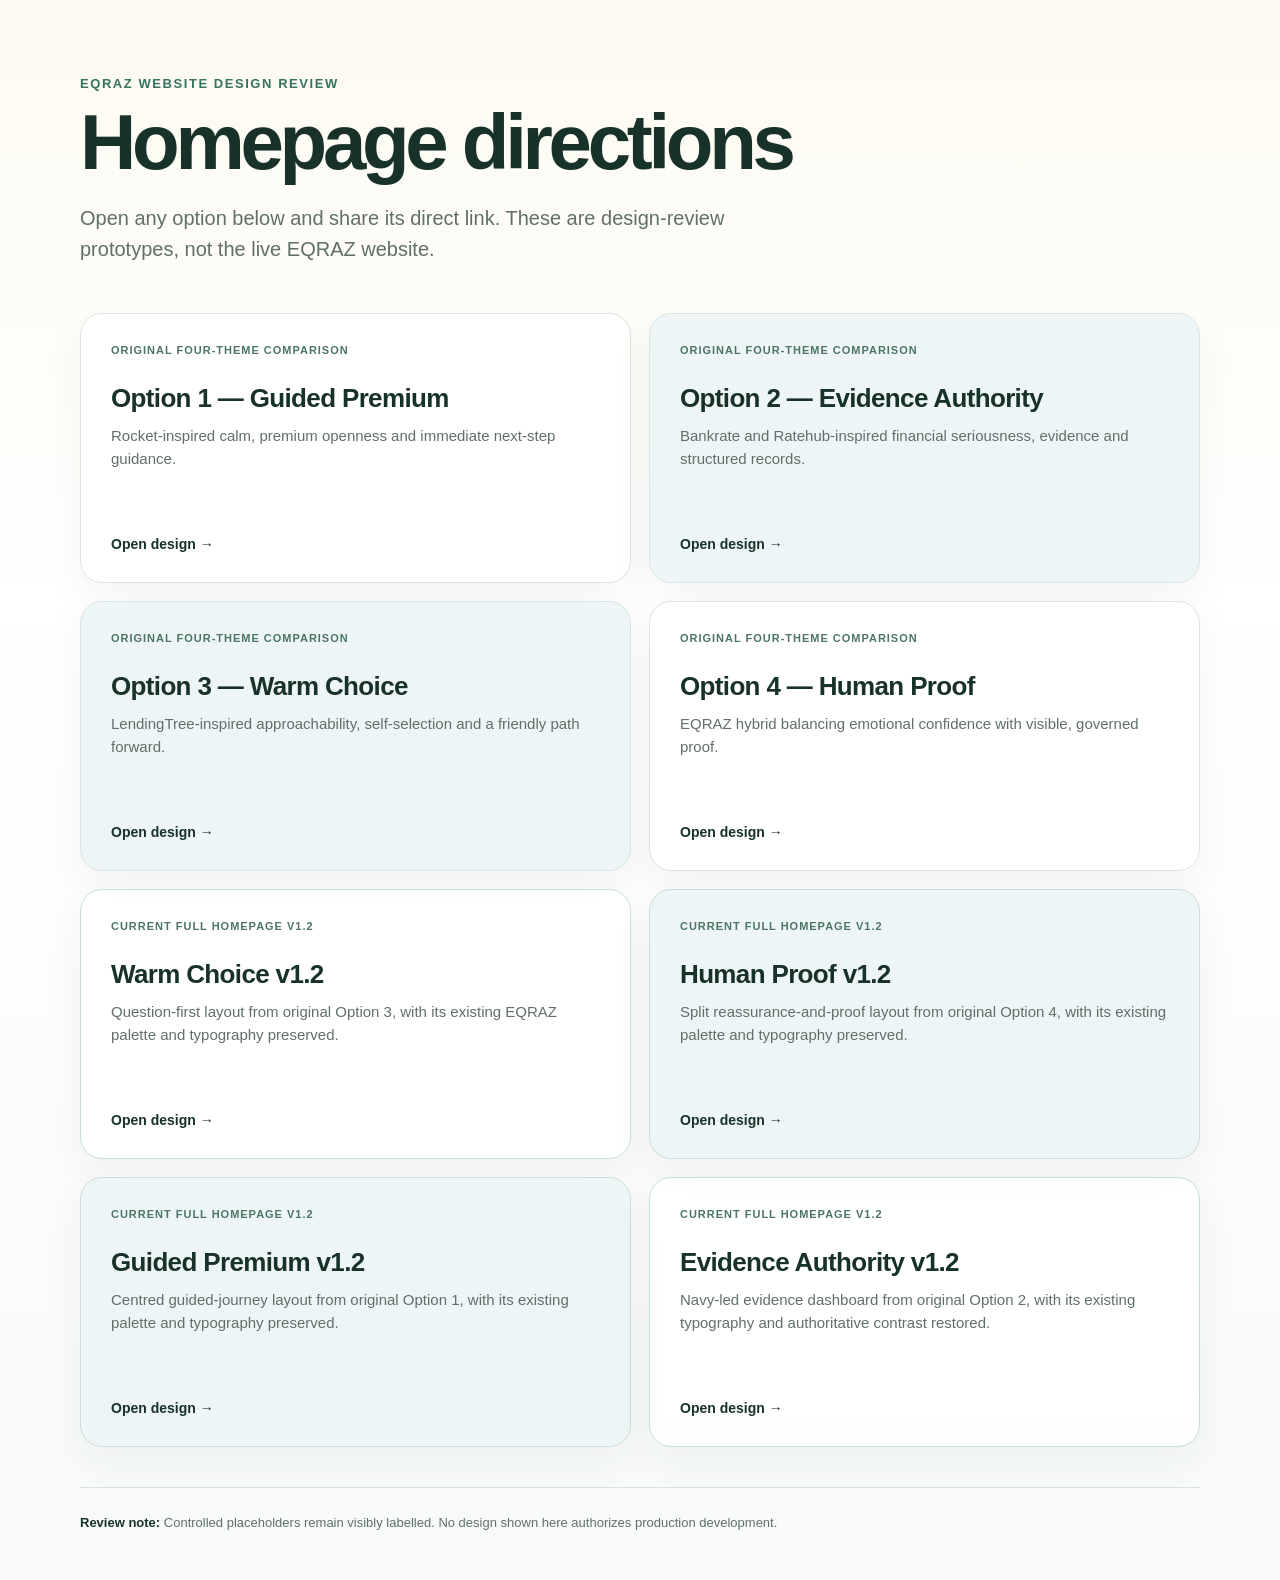
<file: index.html>
<!doctype html>
<html lang="en">
<head>
  <meta charset="utf-8">
  <meta name="viewport" content="width=device-width, initial-scale=1">
  <meta name="robots" content="noindex,nofollow">
  <title>EQRAZ Homepage Design Review</title>
  <meta name="description" content="Shareable review links for EQRAZ homepage design directions.">
  <meta property="og:title" content="EQRAZ Homepage Design Review">
  <meta property="og:description" content="Four differentiated v1.2 homepage directions.">
  <meta property="og:image" content="https://syedzuhairnaqvi.github.io/eqraz-website-temp/og.png">
  <meta name="twitter:card" content="summary_large_image">
  <link rel="stylesheet" href="./hub.css">
</head>
<body>
  <main>
    <section class="hero">
      <p class="eyebrow">EQRAZ website design review</p>
      <h1>Homepage directions</h1>
      <p class="intro">Open any option below and share its direct link. These are design-review prototypes, not the live EQRAZ website.</p>
    </section>
    <section class="review-grid" aria-label="Homepage review links">
      <a class="review-card" href="./themes.html#v1"><span class="group">Original four-theme comparison</span><h2>Option 1 — Guided Premium</h2><p>Rocket-inspired calm, premium openness and immediate next-step guidance.</p><span class="open">Open design <span aria-hidden="true">→</span></span></a>
      <a class="review-card" href="./themes.html#v2"><span class="group">Original four-theme comparison</span><h2>Option 2 — Evidence Authority</h2><p>Bankrate and Ratehub-inspired financial seriousness, evidence and structured records.</p><span class="open">Open design <span aria-hidden="true">→</span></span></a>
      <a class="review-card" href="./themes.html#v3"><span class="group">Original four-theme comparison</span><h2>Option 3 — Warm Choice</h2><p>LendingTree-inspired approachability, self-selection and a friendly path forward.</p><span class="open">Open design <span aria-hidden="true">→</span></span></a>
      <a class="review-card" href="./themes.html#v4"><span class="group">Original four-theme comparison</span><h2>Option 4 — Human Proof</h2><p>EQRAZ hybrid balancing emotional confidence with visible, governed proof.</p><span class="open">Open design <span aria-hidden="true">→</span></span></a>
      <a class="review-card" href="./warm-choice-v1.2.html"><span class="group">Current full homepage v1.2</span><h2>Warm Choice v1.2</h2><p>Question-first layout from original Option 3, with its existing EQRAZ palette and typography preserved.</p><span class="open">Open design <span aria-hidden="true">→</span></span></a>
      <a class="review-card" href="./human-proof-v1.2.html"><span class="group">Current full homepage v1.2</span><h2>Human Proof v1.2</h2><p>Split reassurance-and-proof layout from original Option 4, with its existing palette and typography preserved.</p><span class="open">Open design <span aria-hidden="true">→</span></span></a>
      <a class="review-card" href="./guided-premium-v1.2.html"><span class="group">Current full homepage v1.2</span><h2>Guided Premium v1.2</h2><p>Centred guided-journey layout from original Option 1, with its existing palette and typography preserved.</p><span class="open">Open design <span aria-hidden="true">→</span></span></a>
      <a class="review-card" href="./evidence-authority-v1.2.html"><span class="group">Current full homepage v1.2</span><h2>Evidence Authority v1.2</h2><p>Navy-led evidence dashboard from original Option 2, with its existing typography and authoritative contrast restored.</p><span class="open">Open design <span aria-hidden="true">→</span></span></a>
    </section>
    <footer><strong>Review note:</strong> Controlled placeholders remain visibly labelled. No design shown here authorizes production development.</footer>
  </main>
</body>
</html>
</file>
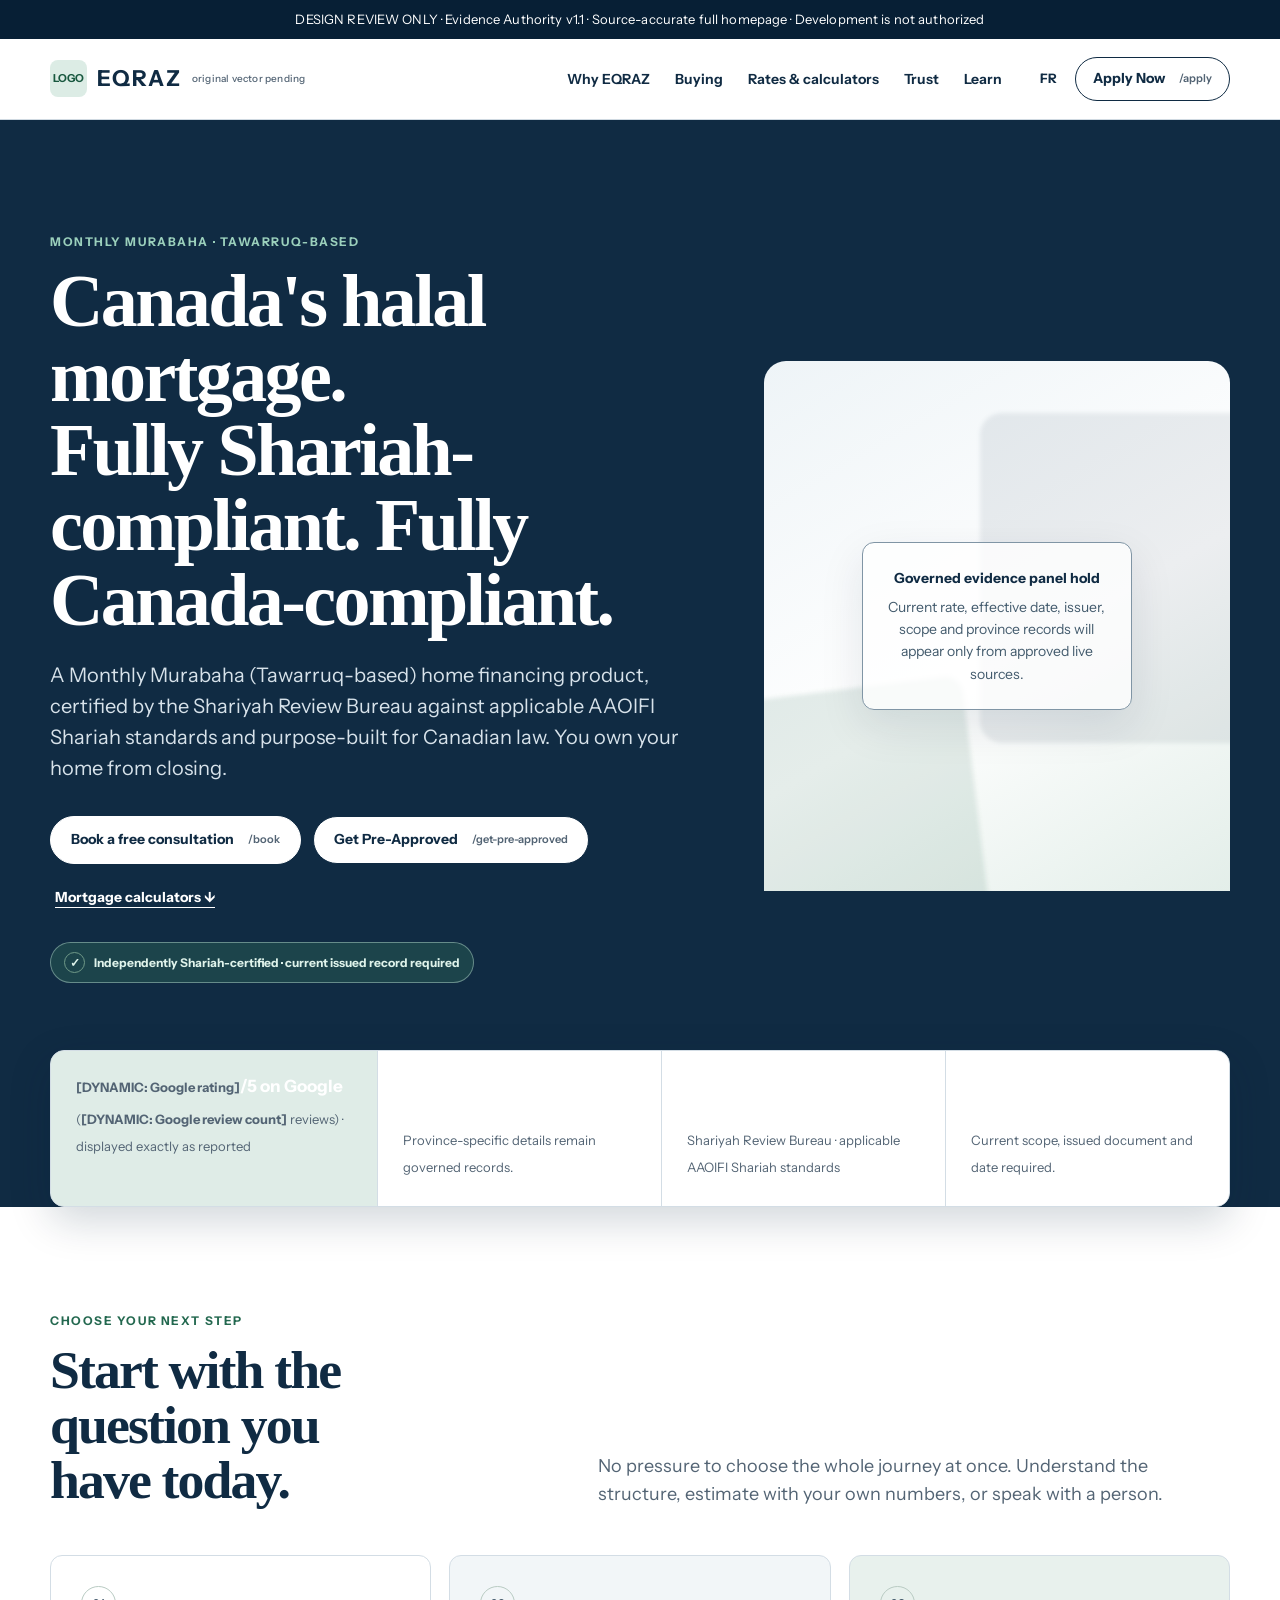
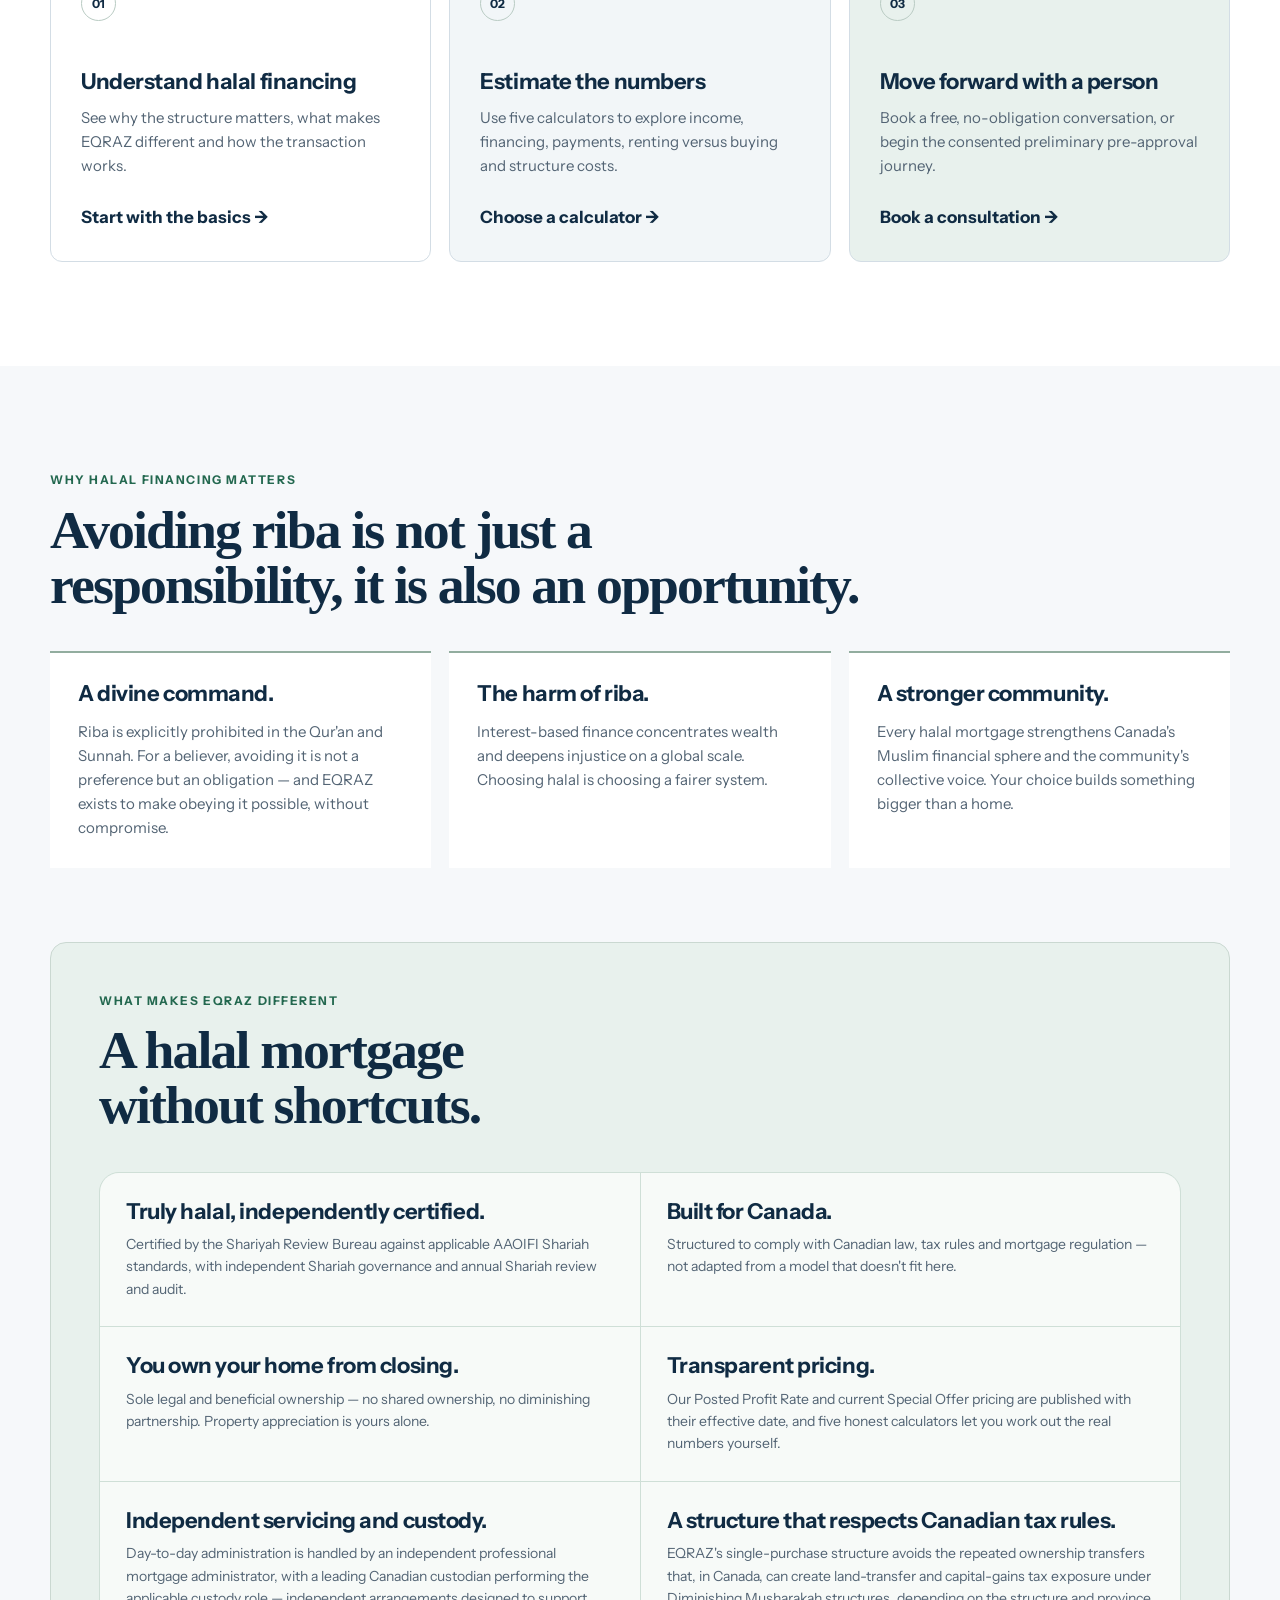
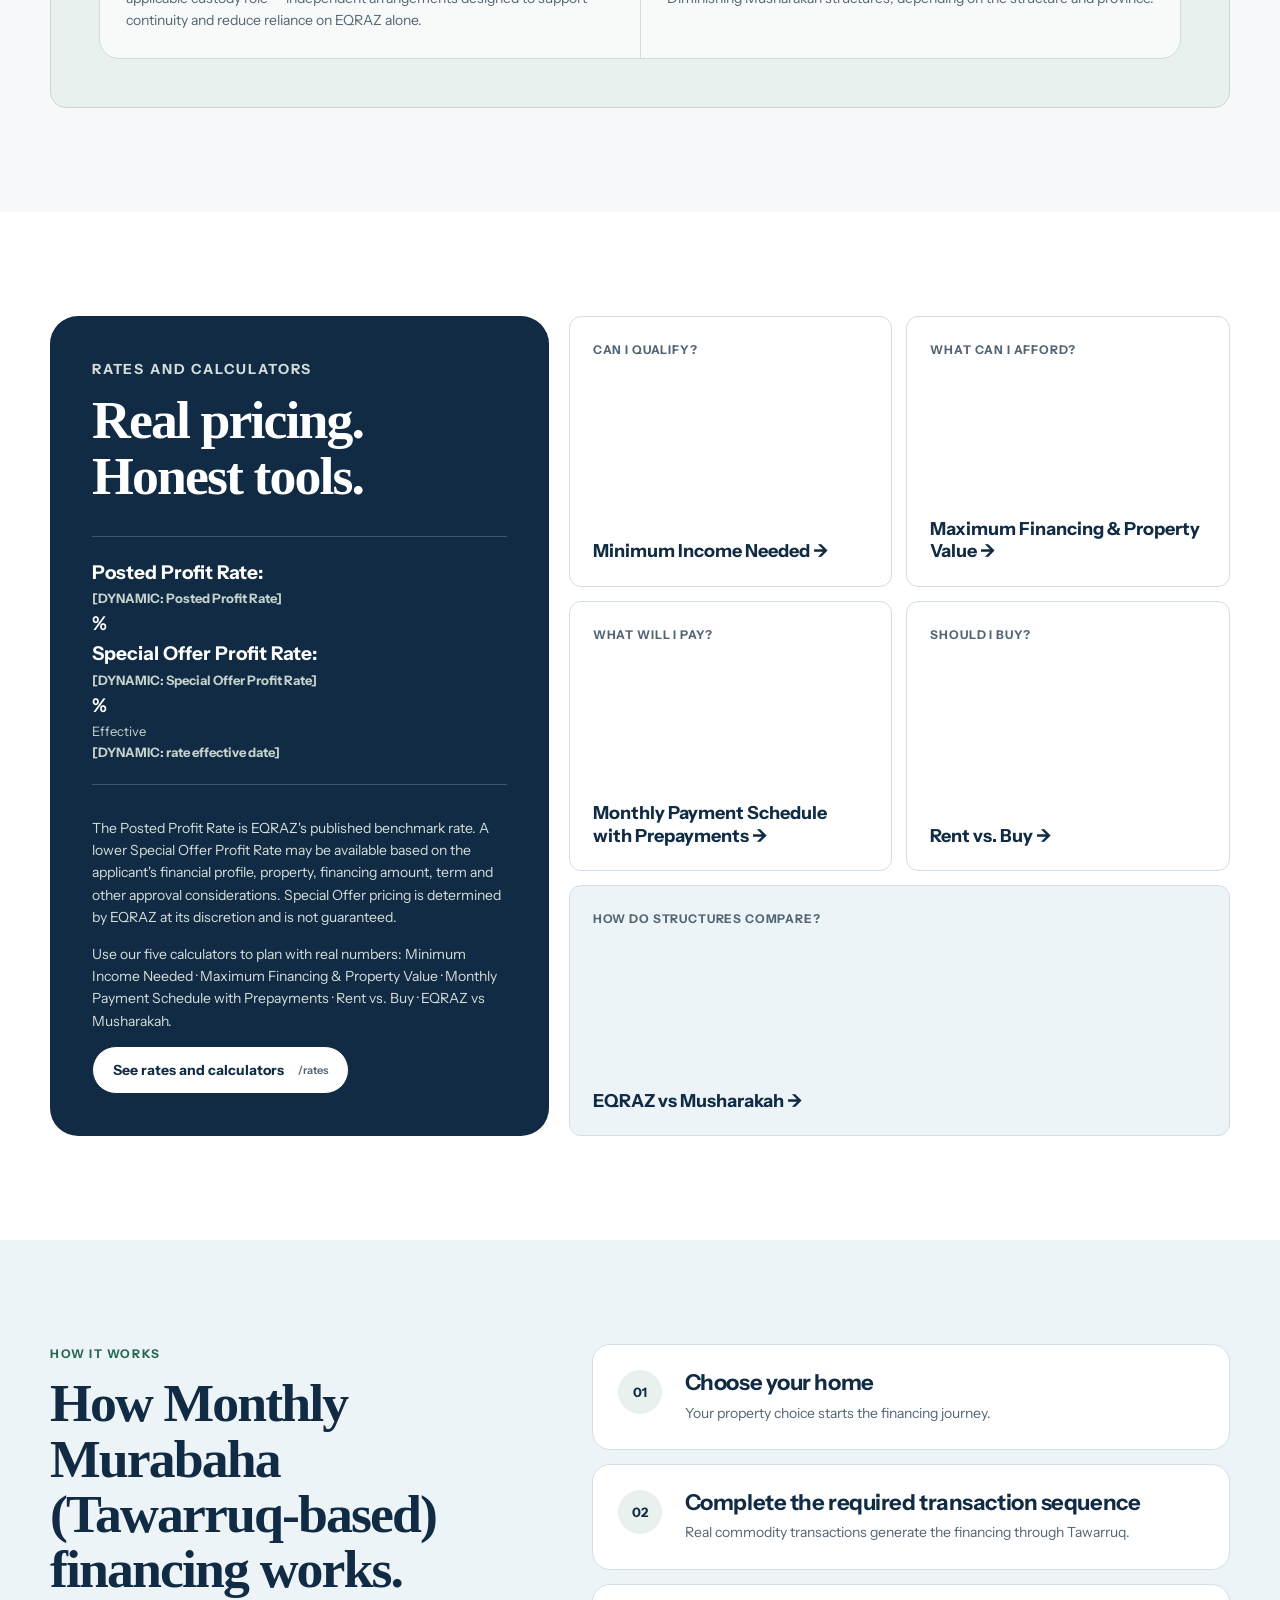
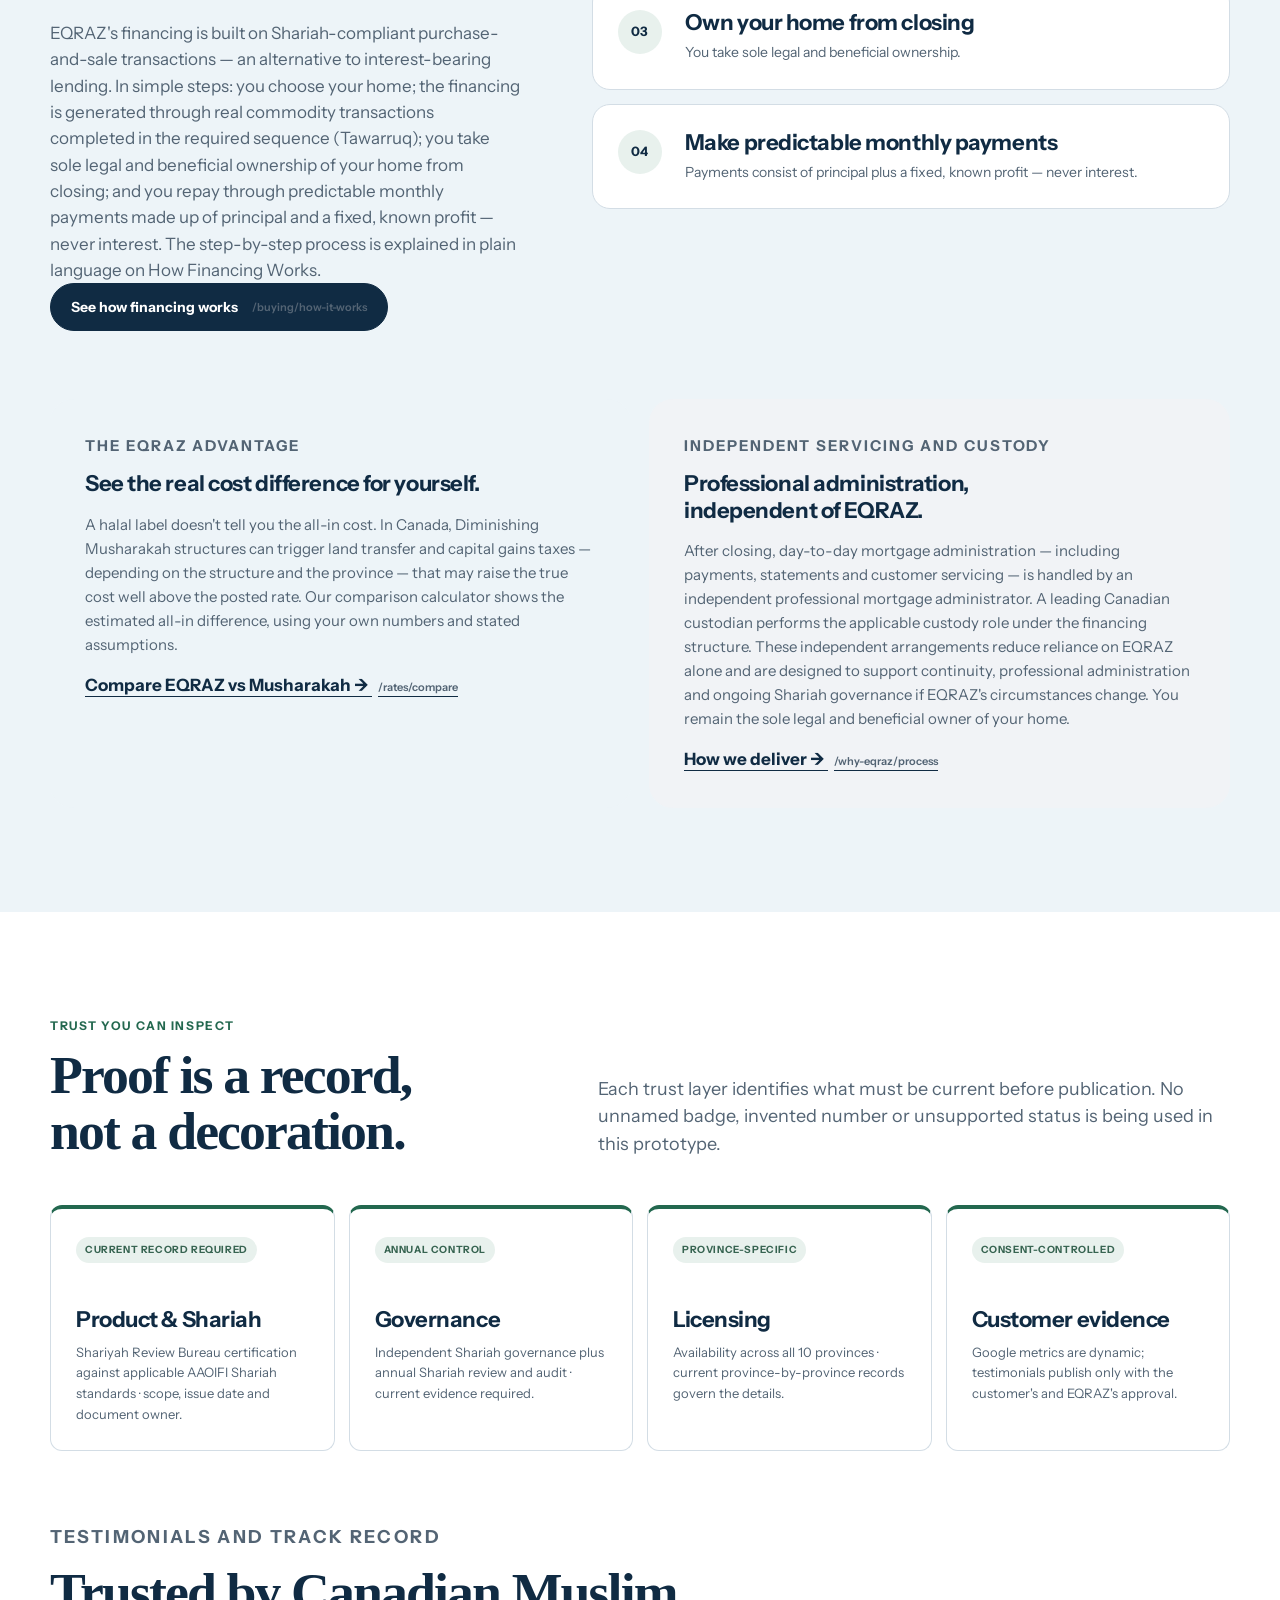
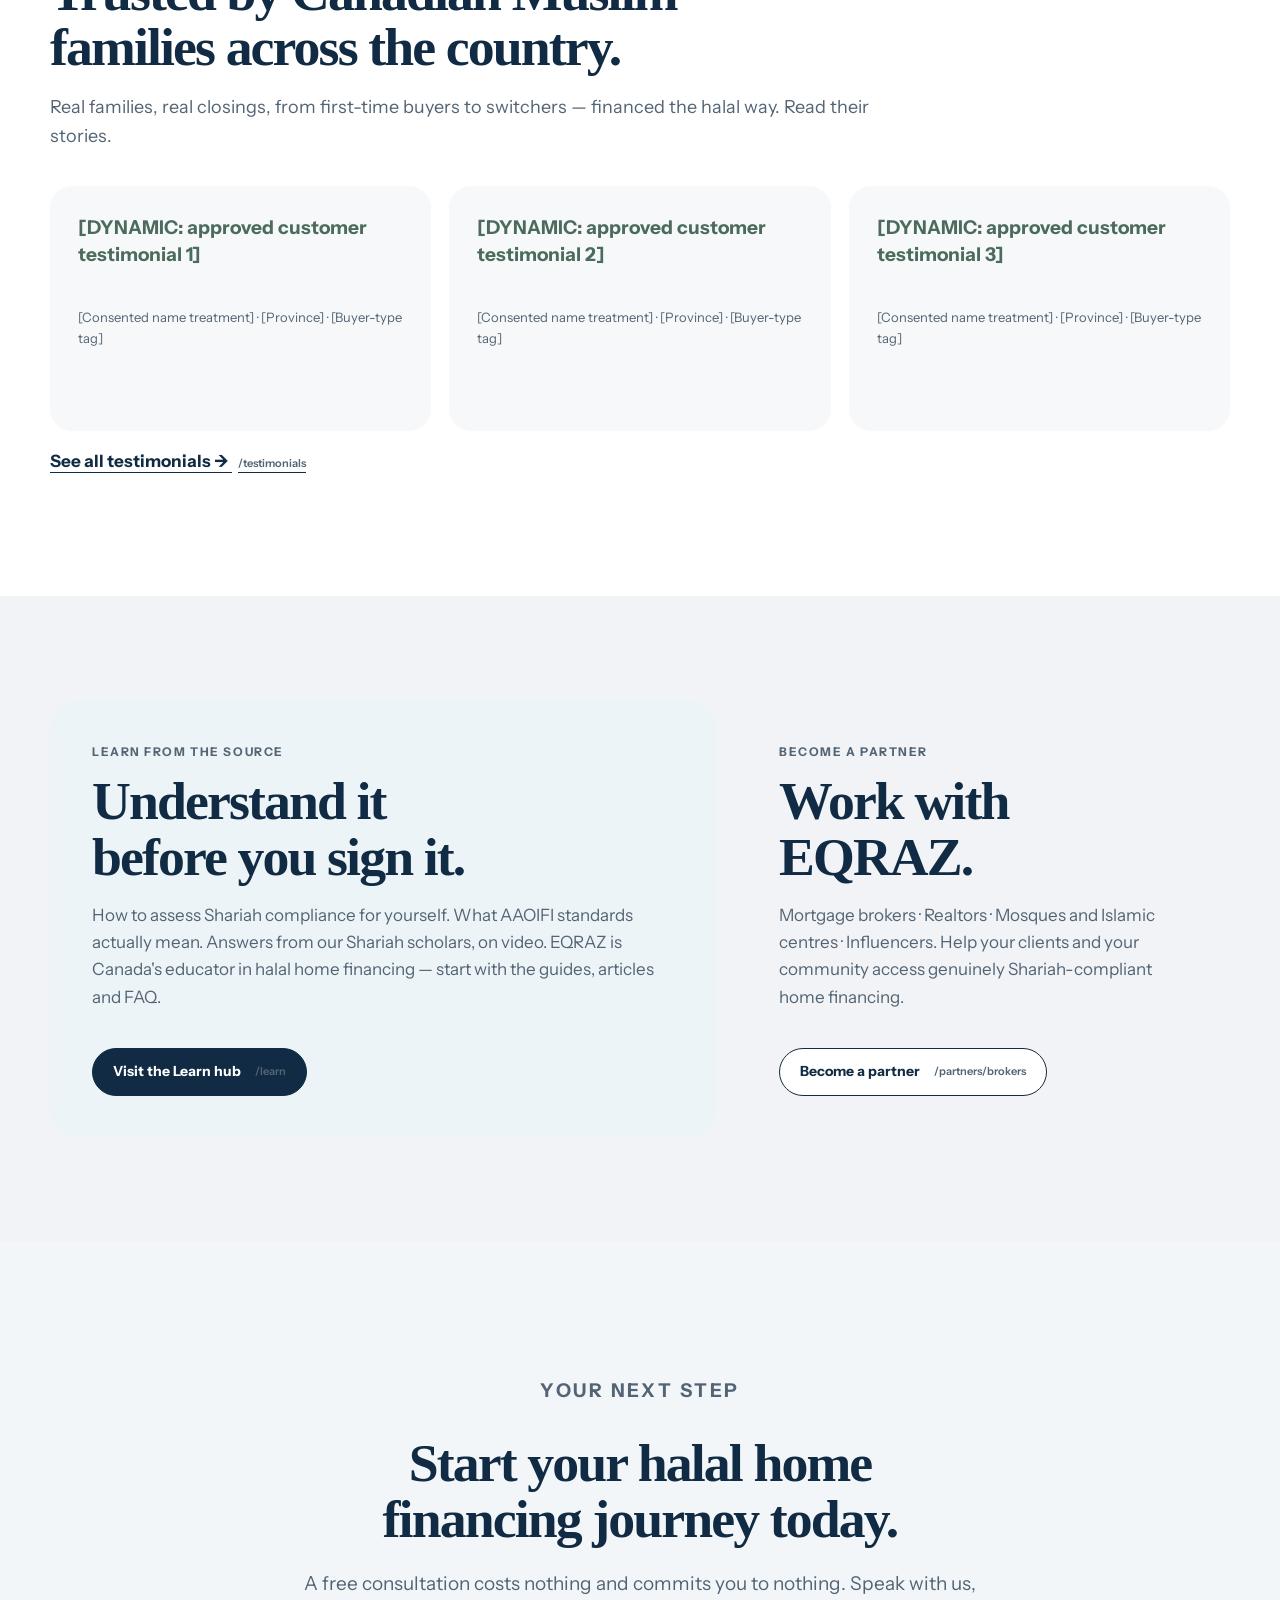
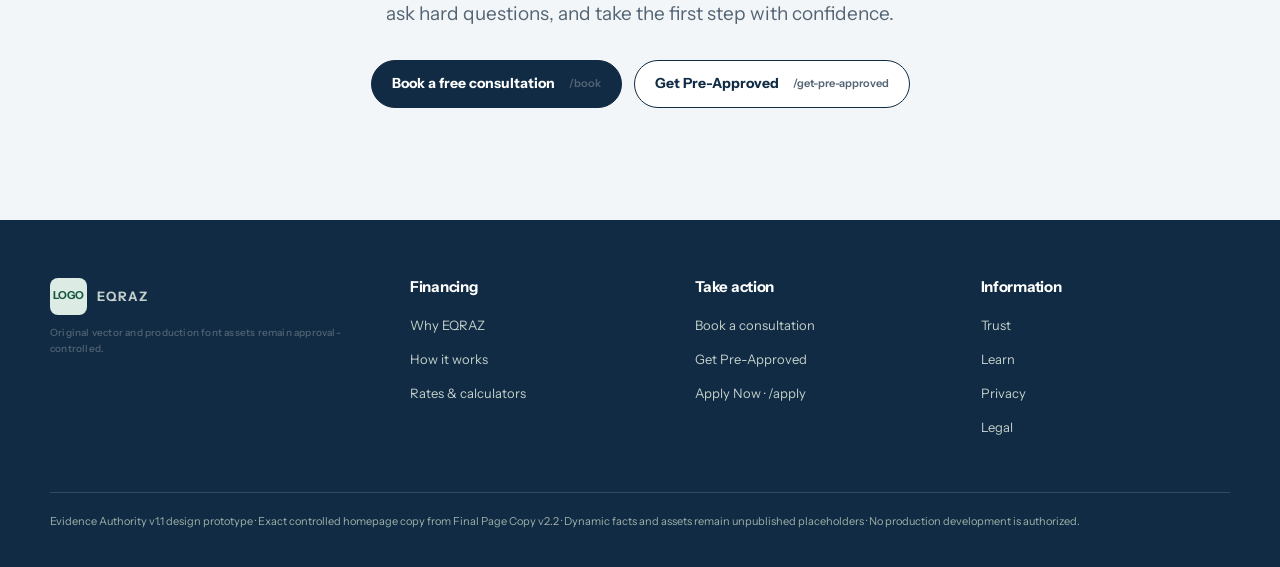
<file: evidence-authority-v1.1.html>
<!doctype html>
<html lang="en">
<head>
  <meta charset="utf-8">
  <meta name="viewport" content="width=device-width, initial-scale=1">
  <meta name="color-scheme" content="light">
  <title>EQRAZ — Evidence Authority v1.1 Homepage Review</title>
  <link rel="preconnect" href="https://fonts.googleapis.com">
  <link rel="preconnect" href="https://fonts.gstatic.com" crossorigin>
  <link href="https://fonts.googleapis.com/css2?family=Instrument+Sans:wdth,wght@75..100,400..700&display=swap" rel="stylesheet">
  <style>
    :root {
      --ink: #18201d;
      --muted: #5c6863;
      --line: #dce5e1;
      --sage: #e9f3ee;
      --sage-strong: #4c7464;
      --mist: #edf5f7;
      --lilac: #f2f0f8;
      --navy: #16324a;
      --white: #fff;
      --soft: #f7f9f8;
      --max: 1180px;
      --radius: 24px;
      --shadow: 0 18px 55px rgba(26, 45, 37, .09);
      --font: "WNTL Text", "Helvetica Neue", Helvetica, Arial, sans-serif;
    }

    * { box-sizing: border-box; }
    html { scroll-behavior: smooth; }
    body {
      margin: 0;
      color: var(--ink);
      background: var(--white);
      font-family: var(--font);
      font-size: 17px;
      line-height: 1.6;
      -webkit-font-smoothing: antialiased;
    }
    a { color: inherit; }
    button, a { -webkit-tap-highlight-color: transparent; }
    :focus-visible { outline: 3px solid #287e62; outline-offset: 4px; border-radius: 5px; }
    .skip-link { position: fixed; left: 16px; top: -80px; z-index: 100; padding: 12px 18px; color: #fff; background: var(--ink); }
    .skip-link:focus { top: 16px; }
    .wrap { width: min(calc(100% - 48px), var(--max)); margin-inline: auto; }
    .review-bar { background: var(--ink); color: #fff; font-size: 13px; text-align: center; padding: 9px 16px; letter-spacing: .01em; }

    header { position: sticky; top: 0; z-index: 30; background: rgba(255,255,255,.96); border-bottom: 1px solid rgba(220,229,225,.9); backdrop-filter: blur(12px); }
    .header-row { min-height: 80px; display: flex; align-items: center; gap: 30px; }
    .brand { display: inline-flex; align-items: center; gap: 10px; text-decoration: none; font-size: 22px; font-weight: 800; letter-spacing: .08em; }
    .brand-mark { width: 37px; height: 37px; display: grid; place-items: center; border-radius: 50%; background: var(--sage); color: var(--sage-strong); font-size: 11px; letter-spacing: 0; }
    .asset-note { color: var(--muted); font-size: 10px; letter-spacing: .02em; font-weight: 500; }
    nav { margin-left: auto; }
    nav ul { list-style: none; display: flex; align-items: center; gap: 25px; margin: 0; padding: 0; }
    nav a { text-decoration: none; font-size: 14px; font-weight: 650; }
    nav a:hover { color: var(--sage-strong); }
    .header-actions { display: flex; align-items: center; gap: 10px; }
    .lang { min-height: 44px; display: inline-flex; align-items: center; padding: 0 8px; font-size: 13px; font-weight: 700; text-decoration: none; }
    .menu-toggle { display: none; width: 46px; height: 46px; border: 1px solid var(--line); background: #fff; border-radius: 12px; font: inherit; cursor: pointer; }

    .button { min-height: 48px; display: inline-flex; align-items: center; justify-content: center; gap: 8px; padding: 12px 20px; border: 1px solid var(--ink); border-radius: 999px; text-decoration: none; font-size: 14px; font-weight: 750; line-height: 1.2; transition: transform .18s ease, box-shadow .18s ease, background .18s ease; }
    .button:hover { transform: translateY(-2px); box-shadow: 0 10px 22px rgba(24,32,29,.12); }
    .button.primary { color: #fff; background: var(--ink); }
    .button.secondary { color: var(--ink); background: #fff; }
    .button.soft { border-color: #c7d8d0; background: var(--sage); }
    .button.small { min-height: 44px; padding: 10px 17px; }
    .route { margin-left: 6px; color: var(--muted); font-size: 11px; font-weight: 600; }

    main { overflow: hidden; }
    .section { padding: 104px 0; }
    .section.soft { background: var(--soft); }
    .section.mist { background: var(--mist); }
    .section.lilac { background: var(--lilac); }
    .kicker { margin: 0 0 13px; color: var(--sage-strong); font-size: 12px; font-weight: 800; letter-spacing: .13em; text-transform: uppercase; }
    h1, h2, h3 { text-wrap: balance; }
    h1 { max-width: 850px; margin: 0; font-size: clamp(50px, 6.7vw, 84px); font-weight: 520; line-height: .99; letter-spacing: -.055em; }
    h2 { margin: 0; font-size: clamp(38px, 4.5vw, 60px); font-weight: 530; line-height: 1.03; letter-spacing: -.045em; }
    h3 { margin: 0; font-size: 22px; font-weight: 680; line-height: 1.2; letter-spacing: -.02em; }
    .lede { max-width: 760px; margin: 22px 0 0; color: var(--muted); font-size: 20px; line-height: 1.55; }
    .section-head { display: grid; grid-template-columns: minmax(0, .85fr) minmax(0, 1.15fr); gap: 80px; align-items: end; margin-bottom: 46px; }
    .section-head .lede { margin: 0; font-size: 18px; }

    .hero { padding: 74px 0 0; background: #fff; }
    .hero-grid { display: grid; grid-template-columns: minmax(0, 1.25fr) minmax(340px, .75fr); gap: 68px; align-items: center; }
    .hero-copy { padding: 30px 0 68px; }
    .hero-copy .lede { max-width: 780px; }
    .hero-actions { display: flex; flex-wrap: wrap; gap: 12px; margin-top: 32px; align-items: center; }
    .quick-link { display: inline-flex; min-height: 44px; align-items: center; padding: 8px 5px; font-size: 14px; font-weight: 750; text-underline-offset: 5px; }
    .badge { display: inline-flex; align-items: center; gap: 9px; margin-top: 22px; padding: 9px 13px; border: 1px solid #cadcd3; border-radius: 999px; background: var(--sage); color: #345649; font-size: 12px; font-weight: 750; }
    .badge-icon { width: 21px; height: 21px; display: grid; place-items: center; border: 1px solid #6f9988; border-radius: 50%; }
    .hero-visual { position: relative; min-height: 540px; border-radius: 34px 34px 0 0; overflow: hidden; background: linear-gradient(145deg, #dfeee7 0%, #eef5f2 43%, #dcebef 100%); }
    .photo-field { position: absolute; inset: 0; display: grid; place-items: center; padding: 40px; text-align: center; }
    .photo-field::before, .photo-field::after { content: ""; position: absolute; border-radius: 50%; filter: blur(2px); }
    .photo-field::before { width: 330px; height: 330px; top: 52px; right: -80px; background: rgba(255,255,255,.6); }
    .photo-field::after { width: 280px; height: 280px; bottom: -80px; left: -65px; background: rgba(207,221,233,.55); }
    .photo-placeholder { position: relative; z-index: 2; max-width: 270px; padding: 24px; border: 1px dashed #769184; border-radius: 18px; background: rgba(255,255,255,.78); color: #496057; font-size: 14px; }
    .photo-placeholder strong { display: block; margin-bottom: 6px; color: var(--ink); }

    .proof-ribbon { position: relative; z-index: 5; display: grid; grid-template-columns: 1.15fr repeat(3, 1fr); gap: 1px; margin-top: -1px; border: 1px solid var(--line); border-radius: 24px; overflow: hidden; background: var(--line); box-shadow: var(--shadow); }
    .proof-ribbon > div { min-height: 138px; padding: 25px; background: #fff; }
    .proof-ribbon > div:first-child { background: var(--sage); }
    .proof-ribbon strong { display: block; margin-bottom: 8px; font-size: 17px; line-height: 1.25; }
    .proof-ribbon span { color: var(--muted); font-size: 13px; line-height: 1.45; }
    .dynamic { display: inline; color: #376451; font-weight: 800; }

    .intent-grid { display: grid; grid-template-columns: repeat(3, 1fr); gap: 18px; }
    .intent-card { position: relative; min-height: 260px; padding: 30px; border: 1px solid var(--line); border-radius: var(--radius); background: #fff; text-decoration: none; transition: transform .18s ease, box-shadow .18s ease; }
    .intent-card:nth-child(2) { background: var(--mist); }
    .intent-card:nth-child(3) { background: var(--sage); }
    .intent-card:hover { transform: translateY(-4px); box-shadow: var(--shadow); }
    .step-number { display: grid; width: 35px; height: 35px; place-items: center; margin-bottom: 48px; border: 1px solid #b9cbc3; border-radius: 50%; font-size: 12px; font-weight: 800; }
    .intent-card p { margin: 11px 0 26px; color: var(--muted); font-size: 15px; }
    .text-link { font-weight: 800; text-underline-offset: 5px; }

    .belief-grid { display: grid; grid-template-columns: repeat(3, 1fr); gap: 18px; margin-top: 38px; }
    .belief { padding: 28px; border-top: 2px solid #92ad9f; background: #fff; }
    .belief p { margin: 12px 0 0; color: var(--muted); font-size: 15px; }
    .difference { margin-top: 74px; padding: 48px; border-radius: 30px; background: var(--sage); }
    .difference h2 { max-width: 750px; }
    .difference-grid { display: grid; grid-template-columns: repeat(2, 1fr); gap: 1px; margin-top: 38px; overflow: hidden; border: 1px solid #cfdfd7; border-radius: 20px; background: #cfdfd7; }
    .difference-item { padding: 26px; background: rgba(255,255,255,.84); }
    .difference-item p { margin: 8px 0 0; color: var(--muted); font-size: 14px; }

    .rates-panel { display: grid; grid-template-columns: .86fr 1.14fr; gap: 20px; }
    .rate-summary { padding: 42px; border-radius: 28px; color: #fff; background: var(--ink); }
    .rate-summary h2 { font-size: clamp(38px, 4vw, 52px); }
    .rate-line { margin: 32px 0; padding: 21px 0; border-top: 1px solid rgba(255,255,255,.2); border-bottom: 1px solid rgba(255,255,255,.2); }
    .rate-line strong { display: block; font-size: 19px; }
    .rate-line span { display: block; color: #c6d2cd; font-size: 13px; }
    .rate-summary p { color: #d5dedb; font-size: 14px; }
    .calculators { display: grid; grid-template-columns: repeat(2, 1fr); gap: 14px; }
    .calculator { min-height: 150px; display: flex; flex-direction: column; justify-content: space-between; padding: 23px; border: 1px solid var(--line); border-radius: 20px; background: #fff; text-decoration: none; }
    .calculator:last-child { grid-column: 1 / -1; min-height: 130px; background: var(--mist); }
    .calculator span { color: var(--muted); font-size: 12px; font-weight: 750; letter-spacing: .07em; text-transform: uppercase; }
    .calculator strong { max-width: 310px; font-size: 18px; line-height: 1.25; }

    .process-shell { display: grid; grid-template-columns: .85fr 1.15fr; gap: 70px; align-items: start; }
    .process-intro { position: sticky; top: 124px; }
    .process-intro .lede { font-size: 17px; }
    .process-list { display: grid; gap: 14px; }
    .process-step { display: grid; grid-template-columns: 48px 1fr; gap: 19px; padding: 25px; border: 1px solid var(--line); border-radius: 18px; background: #fff; }
    .process-step b { display: grid; width: 44px; height: 44px; place-items: center; border-radius: 50%; background: var(--sage); font-size: 13px; }
    .process-step p { margin: 5px 0 0; color: var(--muted); font-size: 14px; }
    .story-grid { display: grid; grid-template-columns: repeat(2, 1fr); gap: 18px; margin-top: 68px; }
    .story-card { padding: 35px; border-radius: 24px; background: var(--mist); }
    .story-card:nth-child(2) { background: var(--lilac); }
    .story-card p { color: var(--muted); font-size: 15px; }

    .trust-grid { display: grid; grid-template-columns: repeat(4, 1fr); gap: 14px; margin-bottom: 72px; }
    .record { min-height: 210px; padding: 25px; border: 1px solid var(--line); border-radius: 20px; background: #fff; }
    .record .status { display: inline-flex; margin-bottom: 44px; padding: 5px 9px; border-radius: 999px; background: var(--sage); color: #376451; font-size: 10px; font-weight: 800; letter-spacing: .06em; text-transform: uppercase; }
    .record p { margin: 8px 0 0; color: var(--muted); font-size: 13px; }
    .testimonials-head { max-width: 820px; margin-bottom: 35px; }
    .testimonials-head p { color: var(--muted); font-size: 18px; }
    .testimonial-grid { display: grid; grid-template-columns: repeat(3, 1fr); gap: 18px; }
    .testimonial { min-height: 245px; padding: 28px; border-radius: 22px; background: var(--soft); }
    .testimonial blockquote { margin: 0 0 38px; font-size: 19px; line-height: 1.45; }
    .testimonial footer { color: var(--muted); font-size: 13px; }
    .placeholder-label { color: #4b6b5d; font-weight: 750; }

    .learn-grid { display: grid; grid-template-columns: 1.15fr .85fr; gap: 20px; }
    .learn-card { min-height: 410px; padding: 42px; border-radius: 28px; background: #fff; }
    .learn-card:first-child { background: var(--mist); }
    .learn-card:last-child { background: var(--lilac); }
    .learn-card p { max-width: 660px; color: var(--muted); }
    .learn-card .button { margin-top: 20px; }

    .final-cta { padding: 112px 0; text-align: center; }
    .final-cta h2 { max-width: 840px; margin-inline: auto; }
    .final-cta p { max-width: 680px; margin: 22px auto 30px; color: var(--muted); font-size: 19px; }
    .final-actions { display: flex; justify-content: center; flex-wrap: wrap; gap: 12px; }

    footer.site-footer { padding: 58px 0 36px; color: #dce4e0; background: var(--ink); }
    .footer-grid { display: grid; grid-template-columns: 1.3fr repeat(3, 1fr); gap: 36px; }
    .footer-grid h3 { color: #fff; font-size: 15px; }
    .footer-grid ul { list-style: none; margin: 15px 0 0; padding: 0; }
    .footer-grid li { margin: 7px 0; }
    .footer-grid a { color: #c3cfca; font-size: 13px; text-decoration: none; }
    .footer-note { margin-top: 45px; padding-top: 20px; border-top: 1px solid rgba(255,255,255,.15); color: #9fb0a9; font-size: 11px; }

    @media (max-width: 1000px) {
      nav { display: none; position: absolute; top: 80px; left: 0; right: 0; margin: 0; padding: 16px 24px 24px; background: #fff; border-bottom: 1px solid var(--line); }
      nav.open { display: block; }
      nav ul { align-items: stretch; flex-direction: column; gap: 5px; }
      nav a { display: flex; min-height: 46px; align-items: center; padding: 0 8px; }
      .menu-toggle { display: block; }
      .header-actions .button { display: none; }
      .hero-grid, .section-head, .rates-panel, .process-shell, .learn-grid { grid-template-columns: 1fr; }
      .hero { padding-top: 34px; }
      .hero-copy { padding-bottom: 35px; }
      .hero-visual { min-height: 380px; border-radius: 28px; }
      .proof-ribbon, .trust-grid { grid-template-columns: repeat(2, 1fr); }
      .process-intro { position: static; }
      .section-head { gap: 20px; }
      .intent-grid, .belief-grid, .testimonial-grid { grid-template-columns: 1fr; }
      .intent-card { min-height: 220px; }
      .step-number { margin-bottom: 35px; }
      .footer-grid { grid-template-columns: repeat(2, 1fr); }
    }

    @media (max-width: 640px) {
      .wrap { width: min(calc(100% - 32px), var(--max)); }
      .review-bar { font-size: 11px; }
      .header-row { min-height: 70px; gap: 12px; }
      .brand { font-size: 18px; }
      .brand-mark { width: 33px; height: 33px; }
      nav { top: 70px; }
      .lang { margin-left: auto; }
      .section { padding: 76px 0; }
      h1 { font-size: clamp(43px, 14vw, 62px); }
      h2 { font-size: 38px; }
      .lede { font-size: 17px; }
      .hero-actions { align-items: stretch; flex-direction: column; }
      .hero-actions .button { width: 100%; }
      .quick-link { justify-content: center; }
      .hero-visual { min-height: 310px; }
      .proof-ribbon, .difference-grid, .calculators, .trust-grid, .story-grid, .footer-grid { grid-template-columns: 1fr; }
      .proof-ribbon { margin-top: 16px; }
      .proof-ribbon > div { min-height: 0; }
      .difference { margin-top: 56px; padding: 30px 22px; }
      .calculator:last-child { grid-column: auto; }
      .rate-summary, .learn-card { padding: 30px 24px; }
      .process-step { grid-template-columns: 40px 1fr; padding: 20px 17px; }
      .process-step b { width: 38px; height: 38px; }
      .final-cta { padding: 82px 0; }
      .final-actions { align-items: stretch; flex-direction: column; }
      .footer-grid { gap: 24px; }
    }

    @media (prefers-reduced-motion: reduce) {
      html { scroll-behavior: auto; }
      *, *::before, *::after { transition: none !important; animation: none !important; }
    }

    /* Evidence Authority v1.1 presentation layer. Governing copy and WF-01 order remain unchanged. */
    body.evidence-authority {
      --ink: #102b43;
      --muted: #536474;
      --line: #d3dde5;
      --sage: #e8f1ed;
      --sage-strong: #23684f;
      --mist: #edf4f8;
      --lilac: #f1f3f6;
      --soft: #f6f8fa;
      --shadow: 0 16px 44px rgba(7, 32, 54, .10);
      --font: "Instrument Sans", "Helvetica Neue", Arial, sans-serif;
    }
    .evidence-authority .review-bar { background: #071f35; }
    .evidence-authority header { border-bottom-color: #cfd9e1; }
    .evidence-authority .brand-mark { border-radius: 8px; background: #dcece5; color: #18583f; }
    .evidence-authority h1, .evidence-authority h2 { font-family: "Recife Text", Georgia, "Times New Roman", serif; font-weight: 600; letter-spacing: -.035em; }
    .evidence-authority h1 { max-width: 830px; font-size: clamp(46px, 5.8vw, 74px); line-height: 1.01; }
    .evidence-authority h2 { font-size: clamp(36px, 4.2vw, 56px); }
    .evidence-authority .hero { padding: 82px 0 0; color: #fff; background: #102b43; }
    .evidence-authority .hero-grid { grid-template-columns: minmax(0, 1.16fr) minmax(360px, .84fr); gap: 70px; }
    .evidence-authority .hero .kicker { color: #9bd0bc; }
    .evidence-authority .hero .lede { color: #d7e2ea; }
    .evidence-authority .hero .button.primary { color: #102b43; border-color: #fff; background: #fff; }
    .evidence-authority .hero .quick-link { color: #fff; }
    .evidence-authority .hero .badge { color: #dff3eb; border-color: rgba(194,229,215,.45); background: rgba(54,117,92,.34); }
    .evidence-authority .hero-visual { min-height: 530px; border-radius: 22px 22px 0 0; background: linear-gradient(150deg, #eef4f7 0%, #fff 55%, #e3eee9 100%); }
    .evidence-authority .photo-field::before { border-radius: 22px; background: rgba(16,43,67,.08); }
    .evidence-authority .photo-field::after { border-radius: 18px; background: rgba(41,111,85,.12); transform: rotate(-7deg); }
    .evidence-authority .photo-placeholder { border: 1px solid #8095a5; border-radius: 12px; color: #435b6d; box-shadow: var(--shadow); }
    .evidence-authority .proof-ribbon { border-radius: 14px; box-shadow: 0 14px 42px rgba(7,32,54,.18); }
    .evidence-authority .proof-ribbon > div:first-child { background: #dfece7; }
    .evidence-authority .intent-card, .evidence-authority .record, .evidence-authority .calculator { border-radius: 12px; }
    .evidence-authority .intent-card:nth-child(2) { background: #f2f6f8; }
    .evidence-authority .intent-card:nth-child(3) { background: #e8f1ed; }
    .evidence-authority .difference { border: 1px solid #cad8d1; border-radius: 16px; background: #e8f1ed; }
    .evidence-authority .rate-summary, .evidence-authority footer.site-footer { background: #102b43; }
    .evidence-authority .record { border-top: 4px solid #23684f; }
    .evidence-authority .final-cta { background: #f3f6f8; }
  </style>
</head>
<body class="evidence-authority">
  <a class="skip-link" href="#main">Skip to main content</a>
  <div class="review-bar">DESIGN REVIEW ONLY · Evidence Authority v1.1 · Source-accurate full homepage · Development is not authorized</div>
  <header>
    <div class="wrap header-row">
      <a class="brand" href="#top" aria-label="EQRAZ homepage">
        <span class="brand-mark" aria-hidden="true">LOGO</span>
        EQRAZ <span class="asset-note">original vector pending</span>
      </a>
      <nav id="site-nav" aria-label="Primary navigation">
        <ul>
          <li><a href="#product">Why EQRAZ</a></li>
          <li><a href="#process">Buying</a></li>
          <li><a href="#rates">Rates &amp; calculators</a></li>
          <li><a href="#trust">Trust</a></li>
          <li><a href="#learn">Learn</a></li>
        </ul>
      </nav>
      <div class="header-actions">
        <a class="lang" href="#" aria-label="French language version">FR</a>
        <a class="button secondary small" href="#route-apply">Apply Now <span class="route">/apply</span></a>
        <button class="menu-toggle" type="button" aria-expanded="false" aria-controls="site-nav" aria-label="Open navigation menu">☰</button>
      </div>
    </div>
  </header>

  <main id="main">
    <section class="hero" id="top" data-wf-block="1">
      <div class="wrap hero-grid">
        <div class="hero-copy">
          <p class="kicker">Monthly Murabaha · Tawarruq-based</p>
          <h1>Canada's halal mortgage. Fully Shariah-compliant. Fully Canada-compliant.</h1>
          <p class="lede">A Monthly Murabaha (Tawarruq-based) home financing product, certified by the Shariyah Review Bureau against applicable AAOIFI Shariah standards and purpose-built for Canadian law. You own your home from closing.</p>
          <div class="hero-actions">
            <a class="button primary" href="#route-book">Book a free consultation <span class="route">/book</span></a>
            <a class="button secondary" href="#route-preapproved">Get Pre-Approved <span class="route">/get-pre-approved</span></a>
            <a class="quick-link" href="#rates">Mortgage calculators ↓</a>
          </div>
          <div class="badge"><span class="badge-icon" aria-hidden="true">✓</span> Independently Shariah-certified · current issued record required</div>
        </div>
        <div class="hero-visual" role="img" aria-label="Placeholder for rights-cleared photography of a Canadian Muslim family at home">
          <div class="photo-field">
            <div class="photo-placeholder"><strong>Governed evidence panel hold</strong>Current rate, effective date, issuer, scope and province records will appear only from approved live sources.</div>
          </div>
        </div>
      </div>
      <div class="wrap proof-ribbon" aria-label="Current trust summary">
        <div><strong><span class="dynamic">[DYNAMIC: Google rating]</span>/5 on Google</strong><span>(<span class="dynamic">[DYNAMIC: Google review count]</span> reviews) · displayed exactly as reported</span></div>
        <div><strong>Available across all 10 provinces</strong><span>Province-specific details remain governed records.</span></div>
        <div><strong>Independently Shariah-certified</strong><span>Shariyah Review Bureau · applicable AAOIFI Shariah standards</span></div>
        <div><strong>Annual Shariah review and audit</strong><span>Current scope, issued document and date required.</span></div>
      </div>
    </section>

    <section class="section" data-wf-block="2" aria-labelledby="choose-heading">
      <div class="wrap">
        <div class="section-head">
          <div><p class="kicker">Choose your next step</p><h2 id="choose-heading">Start with the question you have today.</h2></div>
          <p class="lede">No pressure to choose the whole journey at once. Understand the structure, estimate with your own numbers, or speak with a person.</p>
        </div>
        <div class="intent-grid">
          <a class="intent-card" href="#product"><span class="step-number">01</span><h3>Understand halal financing</h3><p>See why the structure matters, what makes EQRAZ different and how the transaction works.</p><span class="text-link">Start with the basics →</span></a>
          <a class="intent-card" href="#rates"><span class="step-number">02</span><h3>Estimate the numbers</h3><p>Use five calculators to explore income, financing, payments, renting versus buying and structure costs.</p><span class="text-link">Choose a calculator →</span></a>
          <a class="intent-card" href="#route-book"><span class="step-number">03</span><h3>Move forward with a person</h3><p>Book a free, no-obligation conversation, or begin the consented preliminary pre-approval journey.</p><span class="text-link">Book a consultation →</span></a>
        </div>
      </div>
    </section>

    <section class="section soft" id="product" data-wf-block="3" aria-labelledby="halal-heading">
      <div class="wrap">
        <p class="kicker">Why halal financing matters</p>
        <h2 id="halal-heading">Avoiding riba is not just a responsibility, it is also an opportunity.</h2>
        <div class="belief-grid">
          <article class="belief"><h3>A divine command.</h3><p>Riba is explicitly prohibited in the Qur'an and Sunnah. For a believer, avoiding it is not a preference but an obligation — and EQRAZ exists to make obeying it possible, without compromise.</p></article>
          <article class="belief"><h3>The harm of riba.</h3><p>Interest-based finance concentrates wealth and deepens injustice on a global scale. Choosing halal is choosing a fairer system.</p></article>
          <article class="belief"><h3>A stronger community.</h3><p>Every halal mortgage strengthens Canada's Muslim financial sphere and the community's collective voice. Your choice builds something bigger than a home.</p></article>
        </div>
        <div class="difference">
          <p class="kicker">What makes EQRAZ different</p>
          <h2>A halal mortgage without shortcuts.</h2>
          <div class="difference-grid">
            <article class="difference-item"><h3>Truly halal, independently certified.</h3><p>Certified by the Shariyah Review Bureau against applicable AAOIFI Shariah standards, with independent Shariah governance and annual Shariah review and audit.</p></article>
            <article class="difference-item"><h3>Built for Canada.</h3><p>Structured to comply with Canadian law, tax rules and mortgage regulation — not adapted from a model that doesn't fit here.</p></article>
            <article class="difference-item"><h3>You own your home from closing.</h3><p>Sole legal and beneficial ownership — no shared ownership, no diminishing partnership. Property appreciation is yours alone.</p></article>
            <article class="difference-item"><h3>Transparent pricing.</h3><p>Our Posted Profit Rate and current Special Offer pricing are published with their effective date, and five honest calculators let you work out the real numbers yourself.</p></article>
            <article class="difference-item"><h3>Independent servicing and custody.</h3><p>Day-to-day administration is handled by an independent professional mortgage administrator, with a leading Canadian custodian performing the applicable custody role — independent arrangements designed to support continuity and reduce reliance on EQRAZ alone.</p></article>
            <article class="difference-item"><h3>A structure that respects Canadian tax rules.</h3><p>EQRAZ's single-purchase structure avoids the repeated ownership transfers that, in Canada, can create land-transfer and capital-gains tax exposure under Diminishing Musharakah structures, depending on the structure and province.</p></article>
          </div>
        </div>
      </div>
    </section>

    <section class="section" id="rates" data-wf-block="4" aria-labelledby="rates-heading">
      <div class="wrap rates-panel">
        <div class="rate-summary">
          <p class="kicker">Rates and calculators</p>
          <h2 id="rates-heading">Real pricing. Honest tools.</h2>
          <div class="rate-line">
            <strong>Posted Profit Rate: <span class="dynamic">[DYNAMIC: Posted Profit Rate]</span>%</strong>
            <strong>Special Offer Profit Rate: <span class="dynamic">[DYNAMIC: Special Offer Profit Rate]</span>%</strong>
            <span>Effective <span class="dynamic">[DYNAMIC: rate effective date]</span></span>
          </div>
          <p>The Posted Profit Rate is EQRAZ's published benchmark rate. A lower Special Offer Profit Rate may be available based on the applicant's financial profile, property, financing amount, term and other approval considerations. Special Offer pricing is determined by EQRAZ at its discretion and is not guaranteed.</p>
          <p>Use our five calculators to plan with real numbers: Minimum Income Needed · Maximum Financing &amp; Property Value · Monthly Payment Schedule with Prepayments · Rent vs. Buy · EQRAZ vs Musharakah.</p>
          <a class="button secondary" href="#rates">See rates and calculators <span class="route">/rates</span></a>
        </div>
        <div class="calculators" aria-label="Five mortgage calculators">
          <a class="calculator" href="#rates"><span>Can I qualify?</span><strong>Minimum Income Needed →</strong></a>
          <a class="calculator" href="#rates"><span>What can I afford?</span><strong>Maximum Financing &amp; Property Value →</strong></a>
          <a class="calculator" href="#rates"><span>What will I pay?</span><strong>Monthly Payment Schedule with Prepayments →</strong></a>
          <a class="calculator" href="#rates"><span>Should I buy?</span><strong>Rent vs. Buy →</strong></a>
          <a class="calculator" href="#rates"><span>How do structures compare?</span><strong>EQRAZ vs Musharakah →</strong></a>
        </div>
      </div>
    </section>

    <section class="section mist" id="process" data-wf-block="5" aria-labelledby="process-heading">
      <div class="wrap">
        <div class="process-shell">
          <div class="process-intro">
            <p class="kicker">How it works</p>
            <h2 id="process-heading">How Monthly Murabaha (Tawarruq-based) financing works.</h2>
            <p class="lede">EQRAZ's financing is built on Shariah-compliant purchase-and-sale transactions — an alternative to interest-bearing lending. In simple steps: you choose your home; the financing is generated through real commodity transactions completed in the required sequence (Tawarruq); you take sole legal and beneficial ownership of your home from closing; and you repay through predictable monthly payments made up of principal and a fixed, known profit — never interest. The step-by-step process is explained in plain language on How Financing Works.</p>
            <a class="button primary" href="#process">See how financing works <span class="route">/buying/how-it-works</span></a>
          </div>
          <div class="process-list" aria-label="Process overview">
            <article class="process-step"><b>01</b><div><h3>Choose your home</h3><p>Your property choice starts the financing journey.</p></div></article>
            <article class="process-step"><b>02</b><div><h3>Complete the required transaction sequence</h3><p>Real commodity transactions generate the financing through Tawarruq.</p></div></article>
            <article class="process-step"><b>03</b><div><h3>Own your home from closing</h3><p>You take sole legal and beneficial ownership.</p></div></article>
            <article class="process-step"><b>04</b><div><h3>Make predictable monthly payments</h3><p>Payments consist of principal plus a fixed, known profit — never interest.</p></div></article>
          </div>
        </div>
        <div class="story-grid">
          <article class="story-card">
            <p class="kicker">The EQRAZ advantage</p>
            <h3>See the real cost difference for yourself.</h3>
            <p>A halal label doesn't tell you the all-in cost. In Canada, Diminishing Musharakah structures can trigger land transfer and capital gains taxes — depending on the structure and the province — that may raise the true cost well above the posted rate. Our comparison calculator shows the estimated all-in difference, using your own numbers and stated assumptions.</p>
            <a class="text-link" href="#rates">Compare EQRAZ vs Musharakah → <span class="route">/rates/compare</span></a>
          </article>
          <article class="story-card">
            <p class="kicker">Independent servicing and custody</p>
            <h3>Professional administration, independent of EQRAZ.</h3>
            <p>After closing, day-to-day mortgage administration — including payments, statements and customer servicing — is handled by an independent professional mortgage administrator. A leading Canadian custodian performs the applicable custody role under the financing structure. These independent arrangements reduce reliance on EQRAZ alone and are designed to support continuity, professional administration and ongoing Shariah governance if EQRAZ's circumstances change. You remain the sole legal and beneficial owner of your home.</p>
            <a class="text-link" href="#trust">How we deliver → <span class="route">/why-eqraz/process</span></a>
          </article>
        </div>
      </div>
    </section>

    <section class="section" id="trust" data-wf-block="6" aria-labelledby="trust-heading">
      <div class="wrap">
        <div class="section-head">
          <div><p class="kicker">Trust you can inspect</p><h2 id="trust-heading">Proof is a record, not a decoration.</h2></div>
          <p class="lede">Each trust layer identifies what must be current before publication. No unnamed badge, invented number or unsupported status is being used in this prototype.</p>
        </div>
        <div class="trust-grid">
          <article class="record"><span class="status">Current record required</span><h3>Product &amp; Shariah</h3><p>Shariyah Review Bureau certification against applicable AAOIFI Shariah standards · scope, issue date and document owner.</p></article>
          <article class="record"><span class="status">Annual control</span><h3>Governance</h3><p>Independent Shariah governance plus annual Shariah review and audit · current evidence required.</p></article>
          <article class="record"><span class="status">Province-specific</span><h3>Licensing</h3><p>Availability across all 10 provinces · current province-by-province records govern the details.</p></article>
          <article class="record"><span class="status">Consent-controlled</span><h3>Customer evidence</h3><p>Google metrics are dynamic; testimonials publish only with the customer's and EQRAZ's approval.</p></article>
        </div>
        <div class="testimonials-head">
          <p class="kicker">Testimonials and track record</p>
          <h2>Trusted by Canadian Muslim families across the country.</h2>
          <p>Real families, real closings, from first-time buyers to switchers — financed the halal way. Read their stories.</p>
        </div>
        <div class="testimonial-grid">
          <article class="testimonial"><blockquote class="placeholder-label">[DYNAMIC: approved customer testimonial 1]</blockquote><footer>[Consented name treatment] · [Province] · [Buyer-type tag]</footer></article>
          <article class="testimonial"><blockquote class="placeholder-label">[DYNAMIC: approved customer testimonial 2]</blockquote><footer>[Consented name treatment] · [Province] · [Buyer-type tag]</footer></article>
          <article class="testimonial"><blockquote class="placeholder-label">[DYNAMIC: approved customer testimonial 3]</blockquote><footer>[Consented name treatment] · [Province] · [Buyer-type tag]</footer></article>
        </div>
        <p><a class="text-link" href="#trust">See all testimonials → <span class="route">/testimonials</span></a></p>
      </div>
    </section>

    <section class="section lilac" id="learn" data-wf-block="7" aria-label="Learning and partner routes">
      <div class="wrap learn-grid">
        <article class="learn-card">
          <p class="kicker">Learn from the source</p>
          <h2>Understand it before you sign it.</h2>
          <p>How to assess Shariah compliance for yourself. What AAOIFI standards actually mean. Answers from our Shariah scholars, on video. EQRAZ is Canada's educator in halal home financing — start with the guides, articles and FAQ.</p>
          <a class="button primary" href="#learn">Visit the Learn hub <span class="route">/learn</span></a>
        </article>
        <article class="learn-card">
          <p class="kicker">Become a partner</p>
          <h2>Work with EQRAZ.</h2>
          <p>Mortgage brokers · Realtors · Mosques and Islamic centres · Influencers. Help your clients and your community access genuinely Shariah-compliant home financing.</p>
          <a class="button secondary" href="#learn">Become a partner <span class="route">/partners/brokers</span></a>
        </article>
      </div>
    </section>

    <section class="final-cta" data-wf-block="8" aria-labelledby="final-heading">
      <div class="wrap">
        <p class="kicker">Your next step</p>
        <h2 id="final-heading">Start your halal home financing journey today.</h2>
        <p>A free consultation costs nothing and commits you to nothing. Speak with us, ask hard questions, and take the first step with confidence.</p>
        <div class="final-actions">
          <a class="button primary" id="route-book" href="#">Book a free consultation <span class="route">/book</span></a>
          <a class="button secondary" id="route-preapproved" href="#">Get Pre-Approved <span class="route">/get-pre-approved</span></a>
        </div>
      </div>
    </section>
  </main>

  <footer class="site-footer">
    <div class="wrap">
      <div class="footer-grid">
        <div><a class="brand" href="#top"><span class="brand-mark">LOGO</span> EQRAZ</a><p class="asset-note">Original vector and production font assets remain approval-controlled.</p></div>
        <div><h3>Financing</h3><ul><li><a href="#product">Why EQRAZ</a></li><li><a href="#process">How it works</a></li><li><a href="#rates">Rates &amp; calculators</a></li></ul></div>
        <div><h3>Take action</h3><ul><li><a href="#route-book">Book a consultation</a></li><li><a href="#route-preapproved">Get Pre-Approved</a></li><li><a id="route-apply" href="#">Apply Now · /apply</a></li></ul></div>
        <div><h3>Information</h3><ul><li><a href="#trust">Trust</a></li><li><a href="#learn">Learn</a></li><li><a href="#">Privacy</a></li><li><a href="#">Legal</a></li></ul></div>
      </div>
      <div class="footer-note">Evidence Authority v1.1 design prototype · Exact controlled homepage copy from Final Page Copy v2.2 · Dynamic facts and assets remain unpublished placeholders · No production development is authorized.</div>
    </div>
  </footer>

  <script>
    const toggle = document.querySelector('.menu-toggle');
    const nav = document.getElementById('site-nav');
    toggle.addEventListener('click', () => {
      const open = toggle.getAttribute('aria-expanded') === 'true';
      toggle.setAttribute('aria-expanded', String(!open));
      toggle.setAttribute('aria-label', open ? 'Open navigation menu' : 'Close navigation menu');
      nav.classList.toggle('open', !open);
    });
    nav.addEventListener('click', (event) => {
      if (event.target.matches('a')) {
        nav.classList.remove('open');
        toggle.setAttribute('aria-expanded', 'false');
        toggle.setAttribute('aria-label', 'Open navigation menu');
      }
    });
  </script>
</body>
</html>
</file>
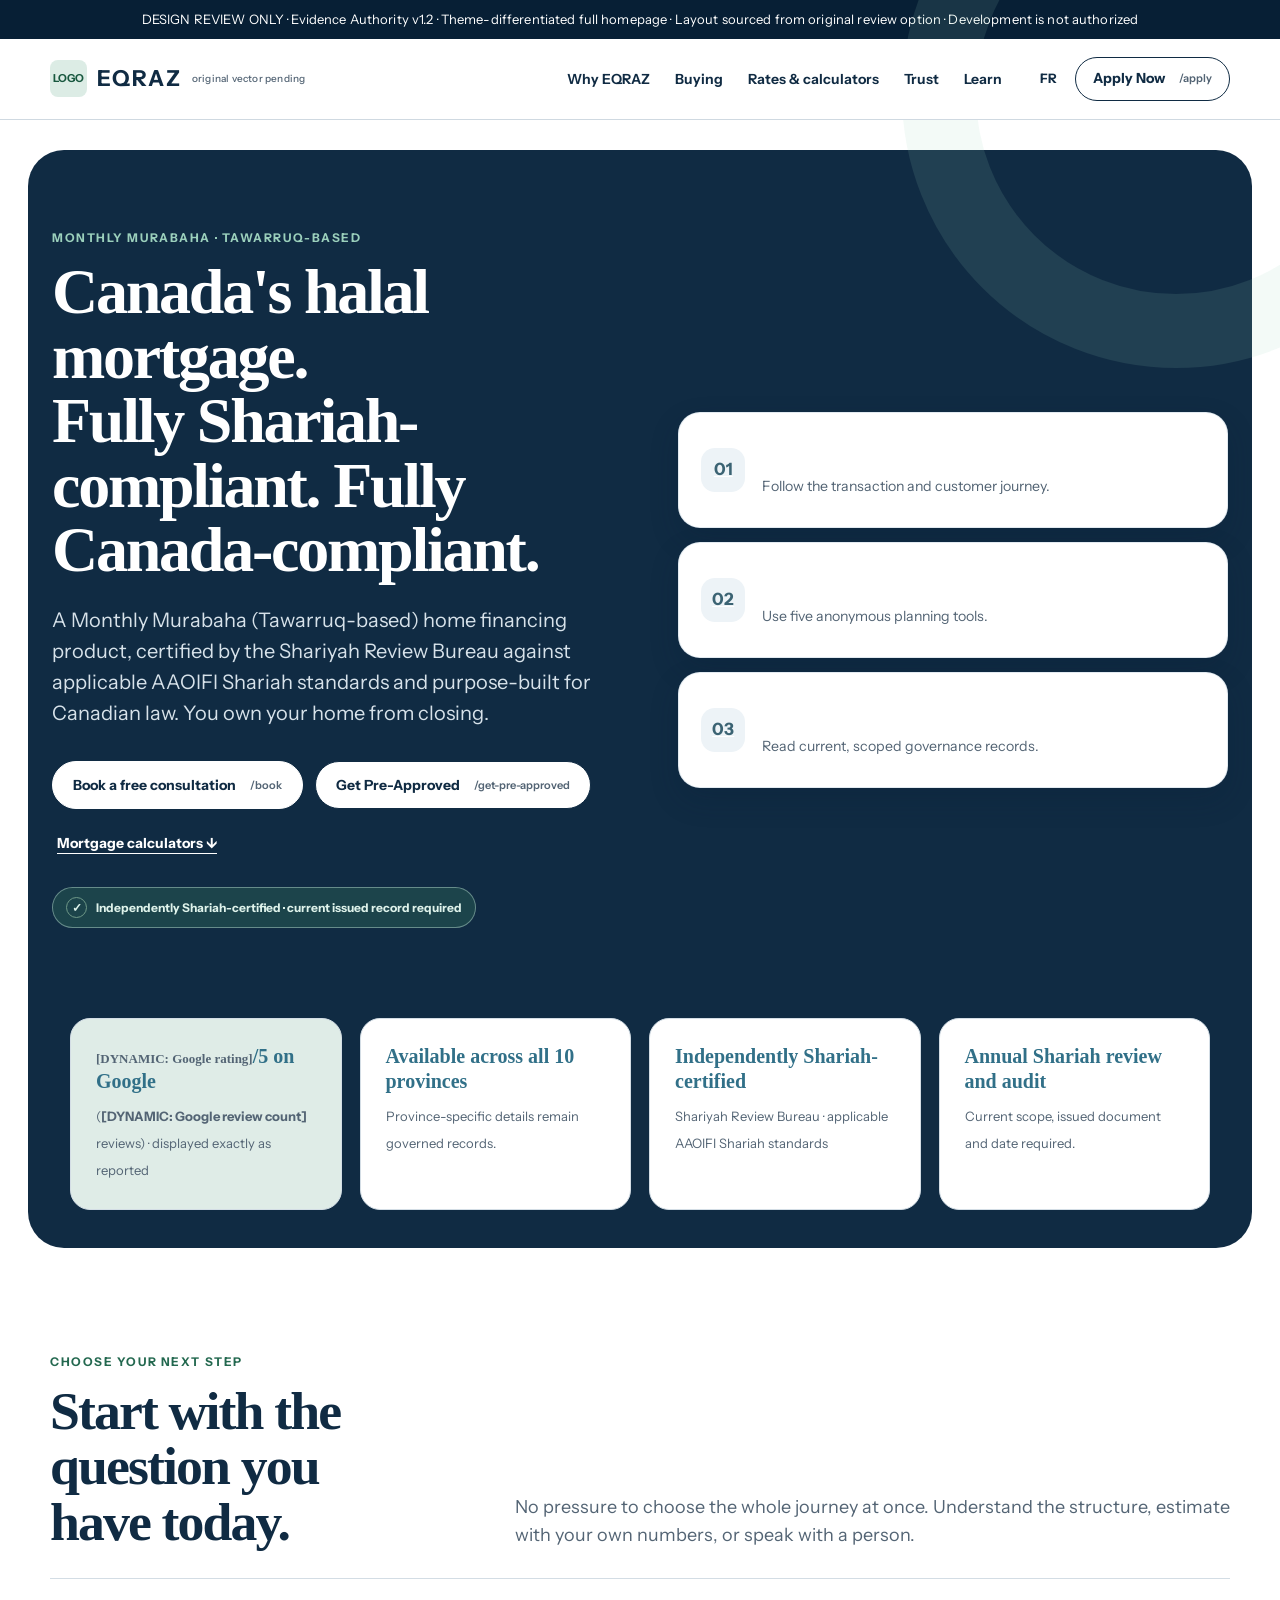
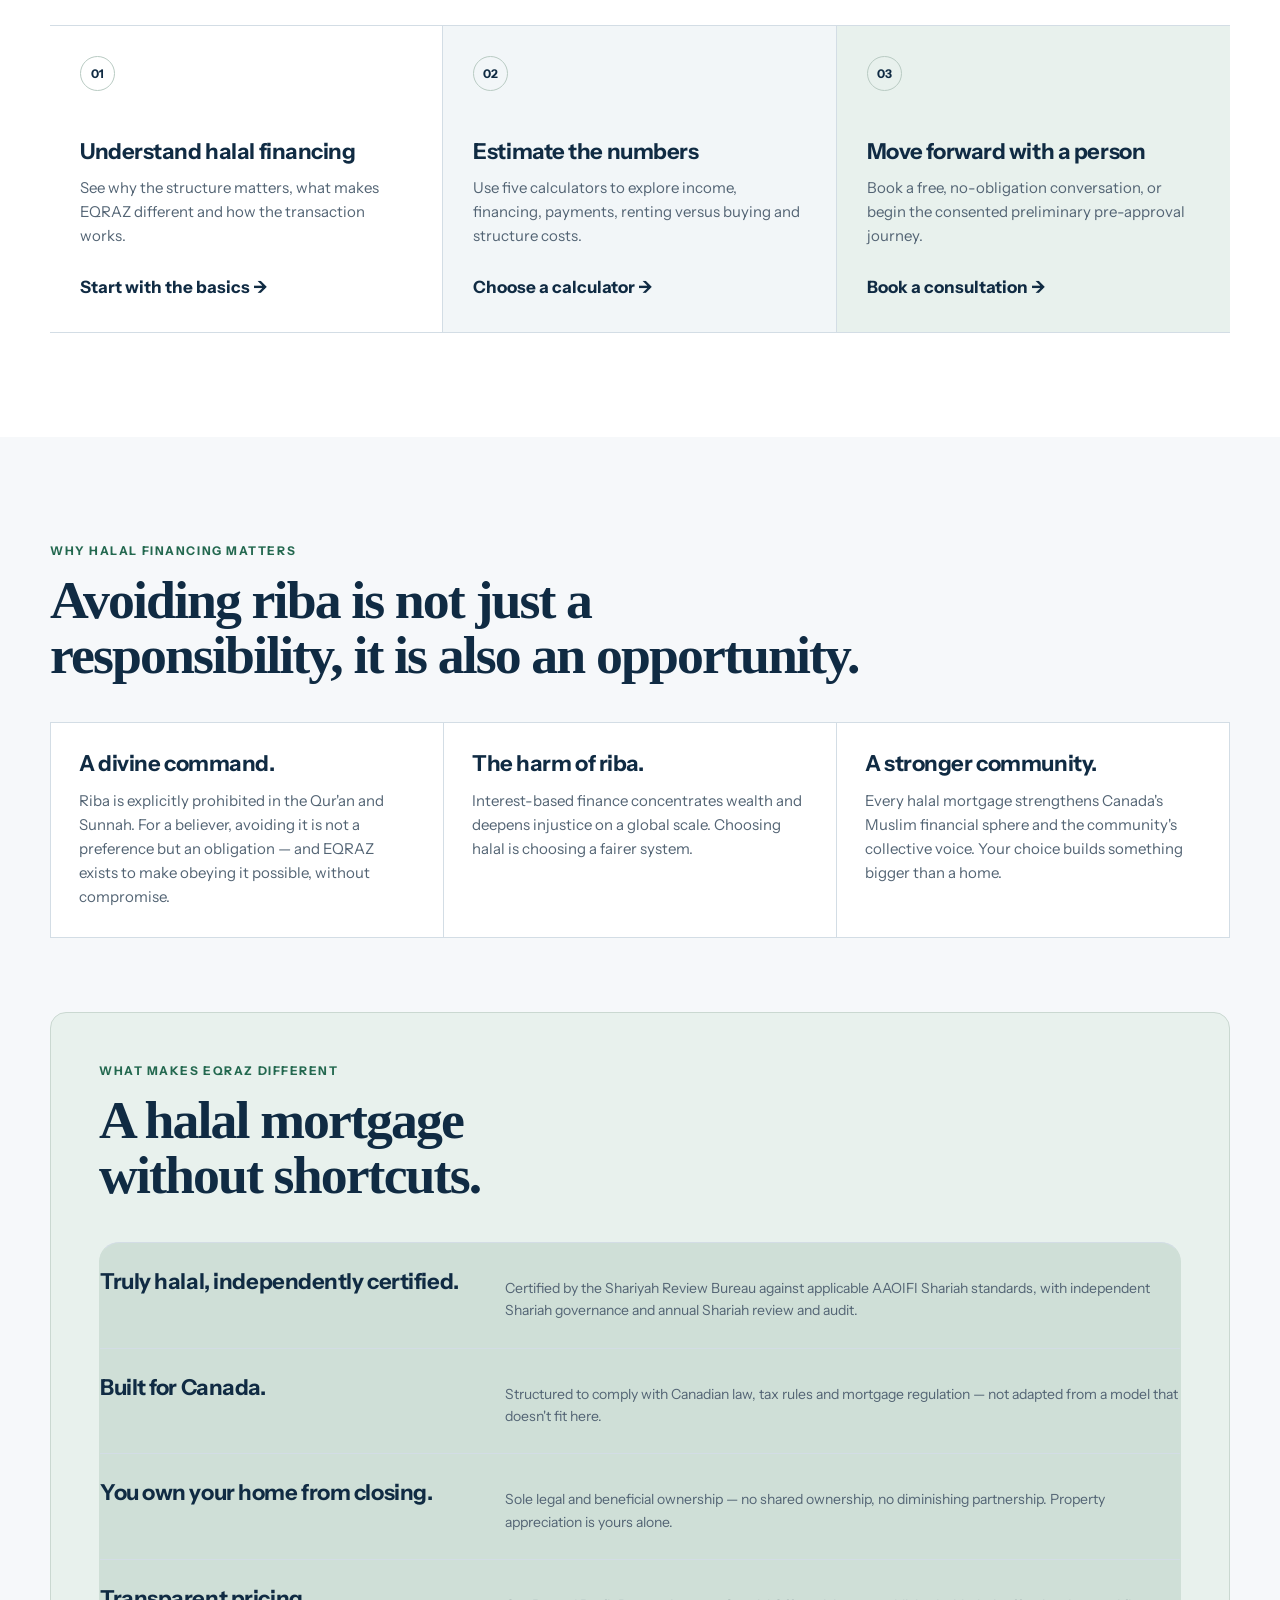
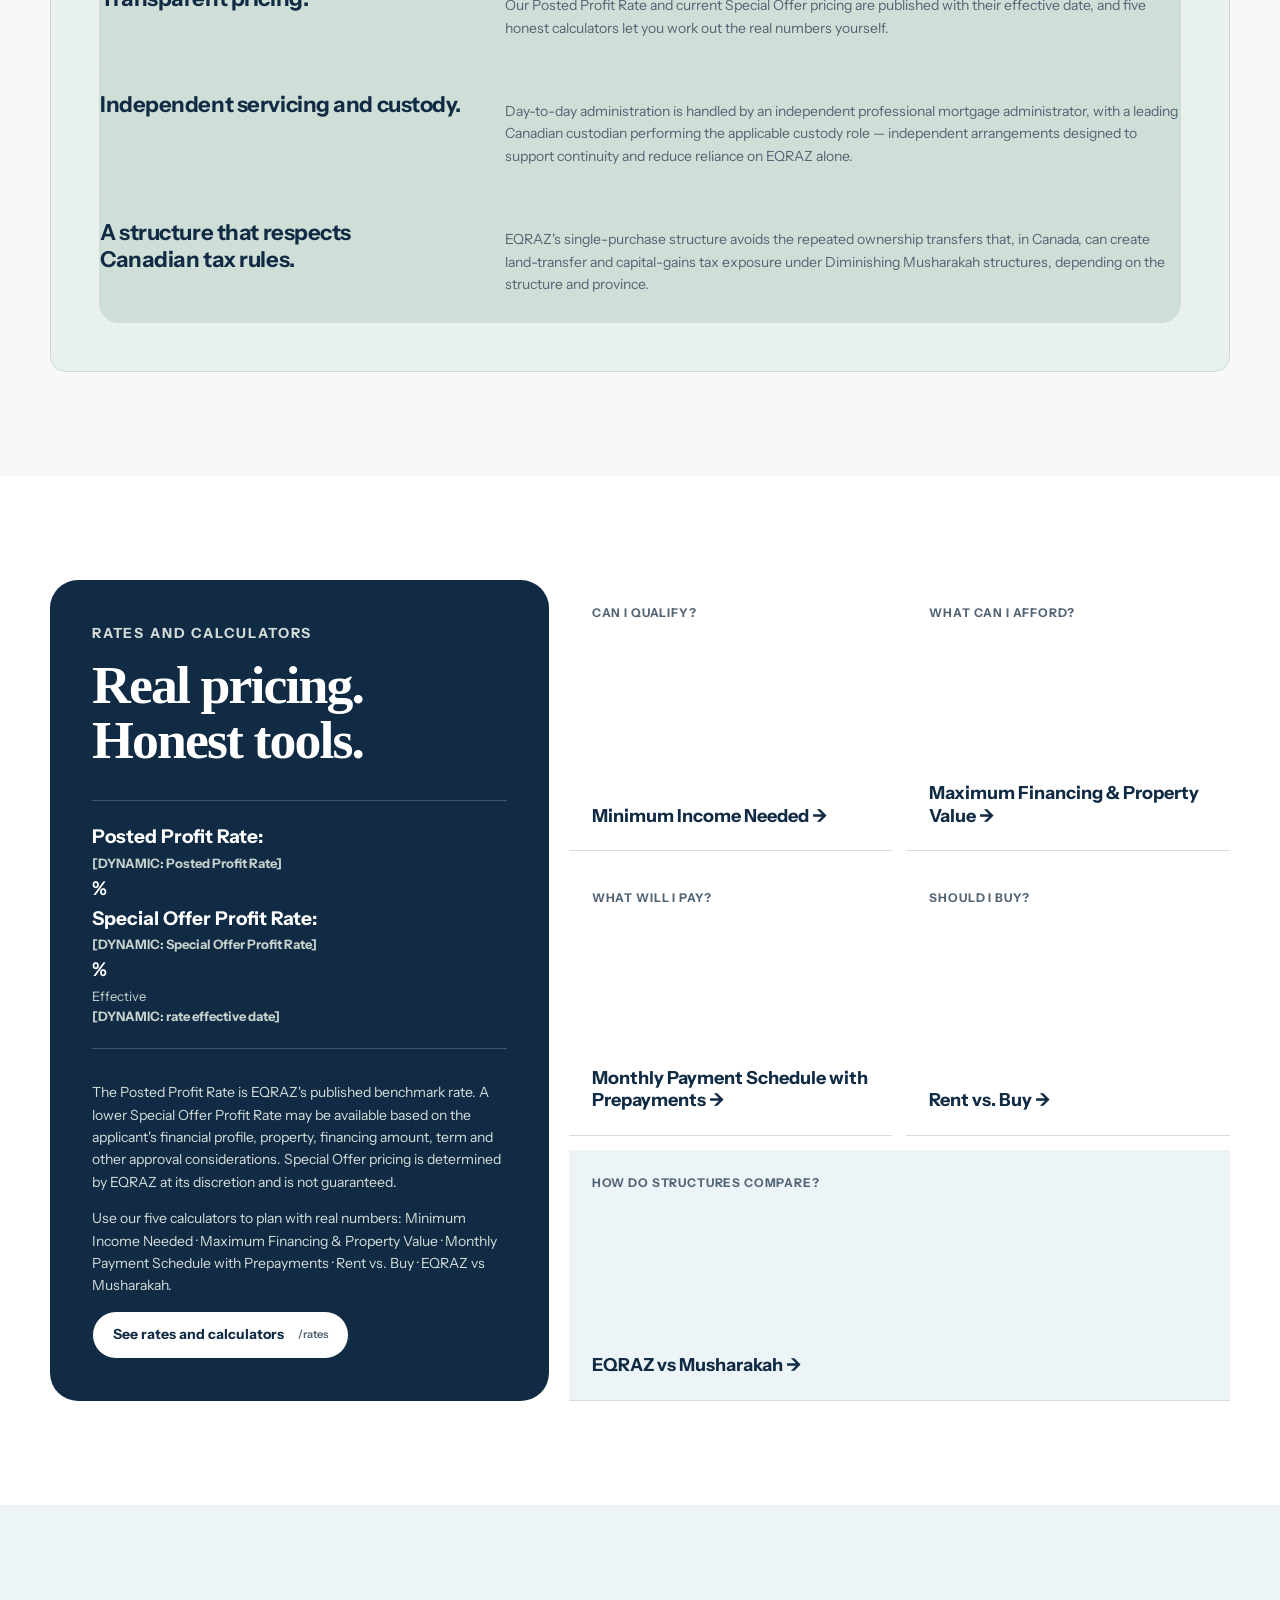
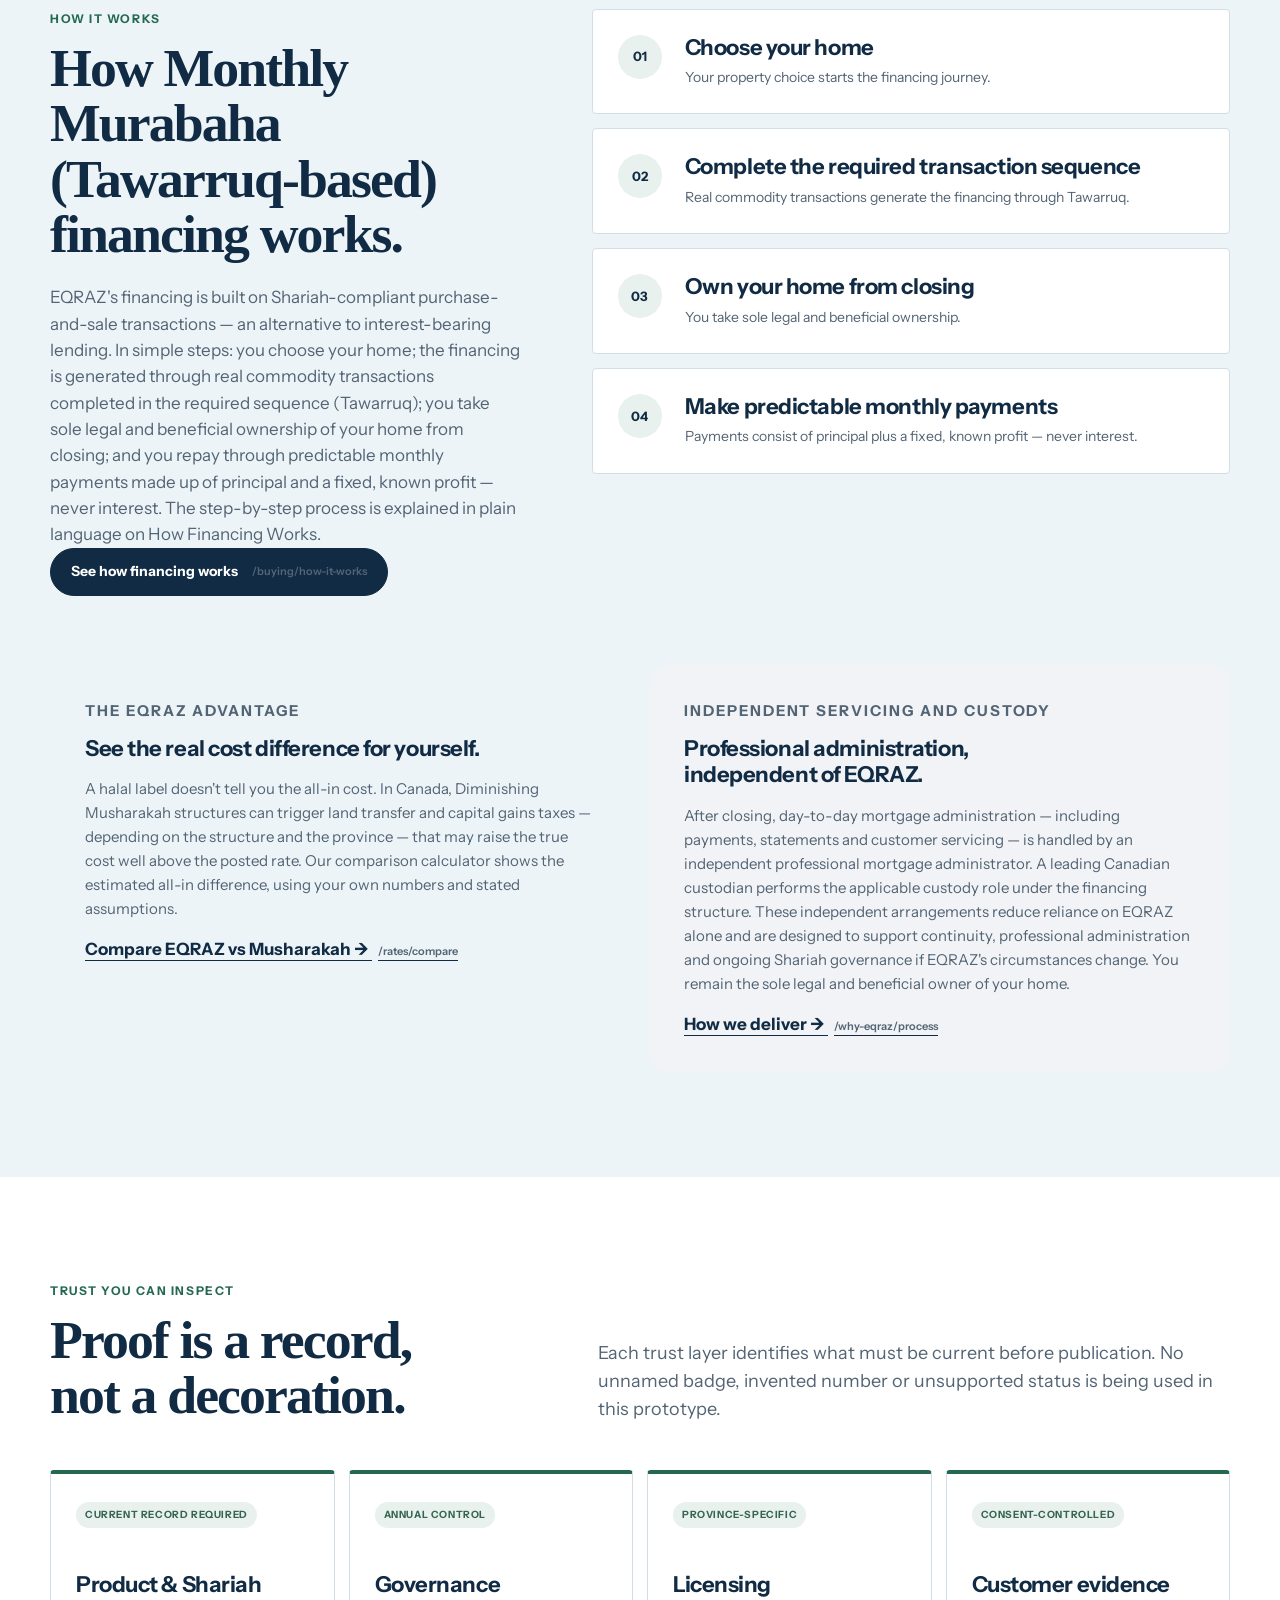
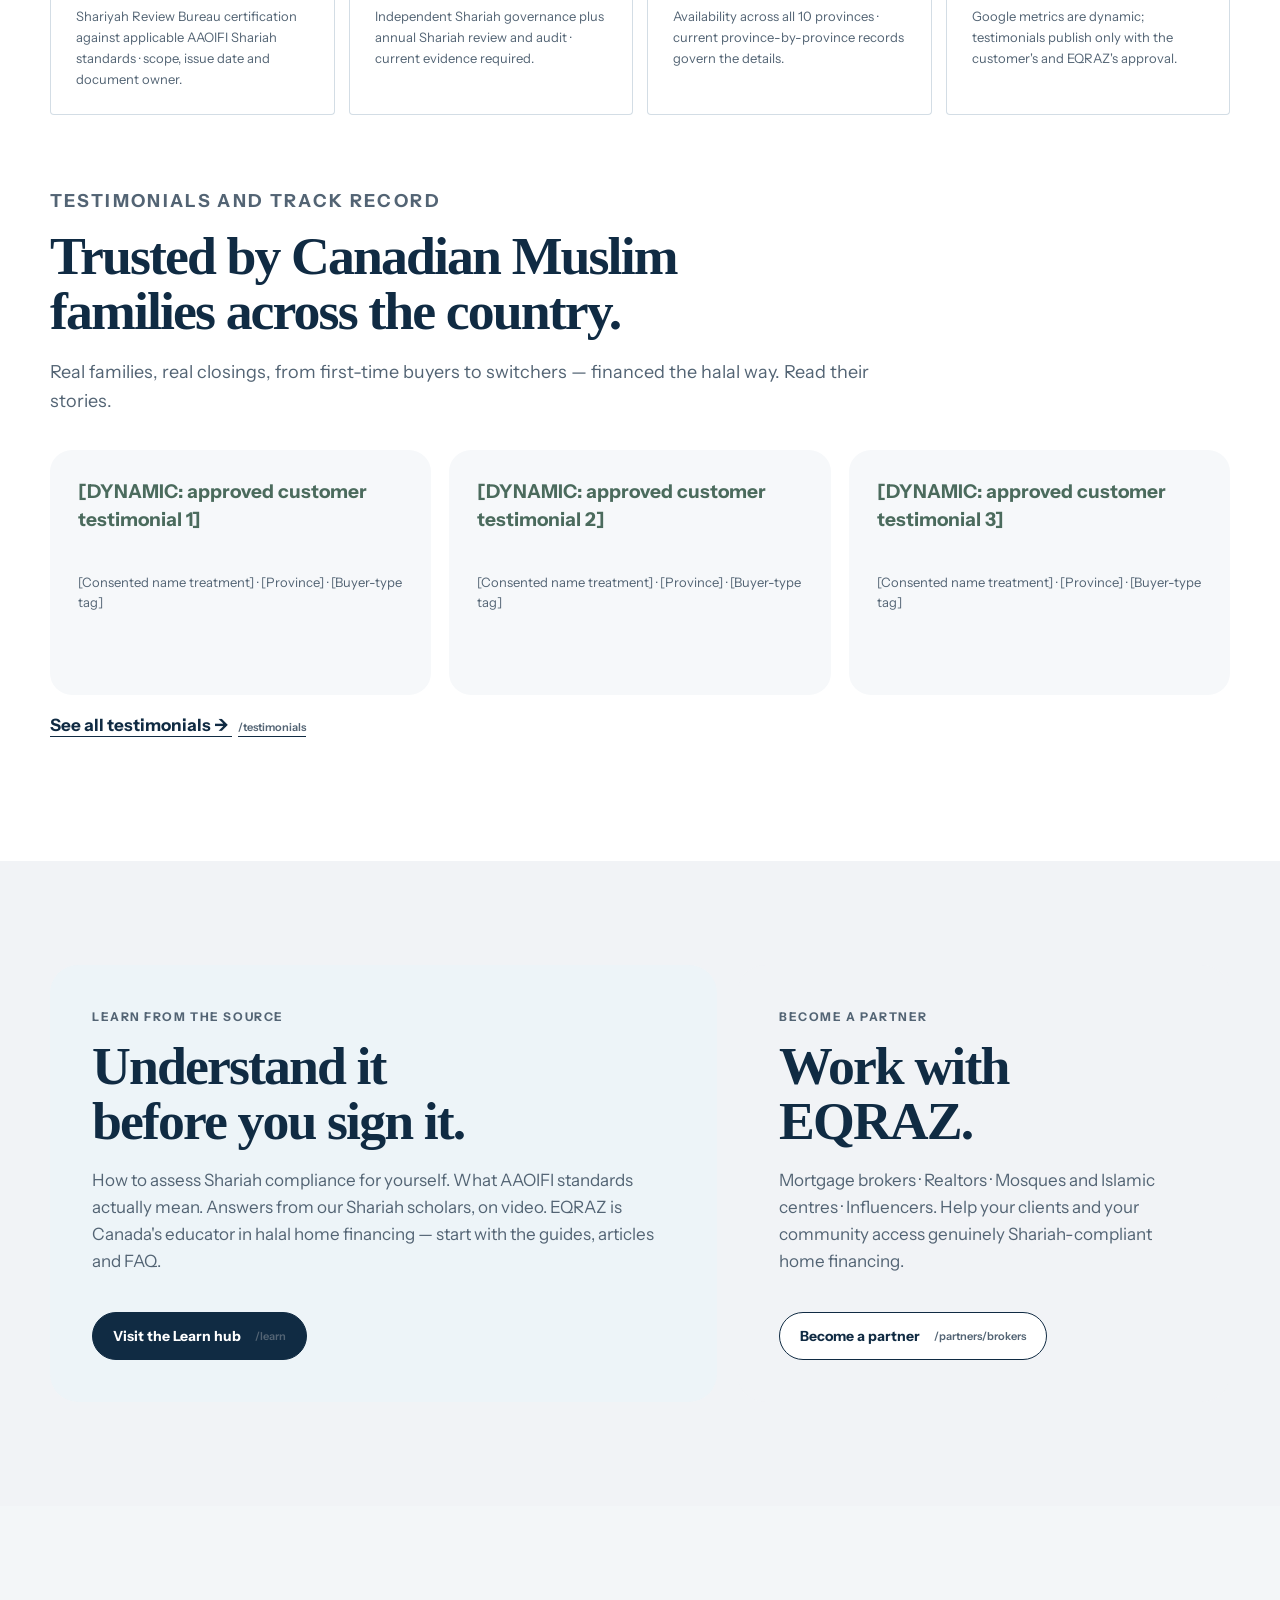
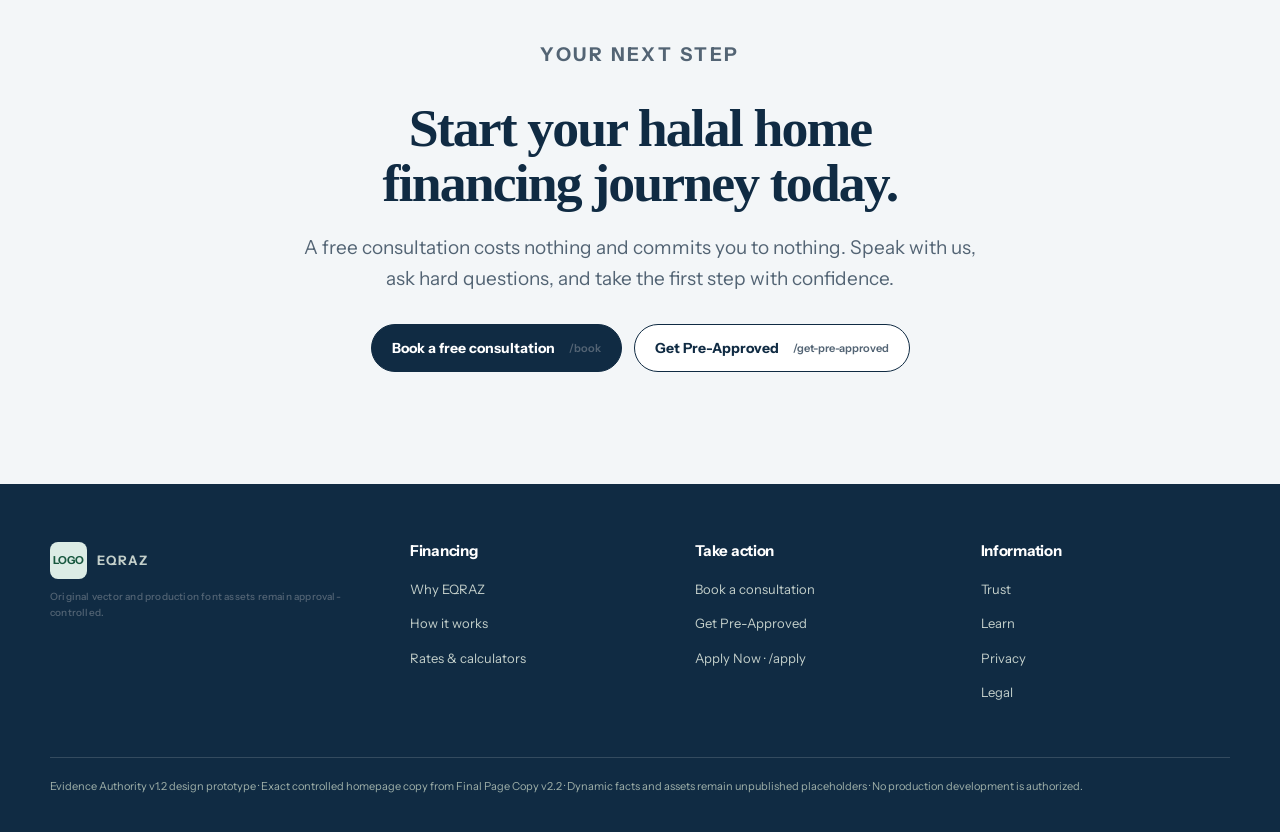
<file: evidence-authority-v1.2.html>
<!doctype html>
<html lang="en">
<head>
  <meta charset="utf-8">
  <meta name="viewport" content="width=device-width, initial-scale=1">
  <meta name="color-scheme" content="light">
  <title>EQRAZ — Evidence Authority v1.2 Homepage Review</title>
  <link rel="preconnect" href="https://fonts.googleapis.com">
  <link rel="preconnect" href="https://fonts.gstatic.com" crossorigin>
  <link href="https://fonts.googleapis.com/css2?family=Instrument+Sans:wdth,wght@75..100,400..700&display=swap" rel="stylesheet">
  <style>
    :root {
      --ink: #18201d;
      --muted: #5c6863;
      --line: #dce5e1;
      --sage: #e9f3ee;
      --sage-strong: #4c7464;
      --mist: #edf5f7;
      --lilac: #f2f0f8;
      --navy: #16324a;
      --white: #fff;
      --soft: #f7f9f8;
      --max: 1180px;
      --radius: 24px;
      --shadow: 0 18px 55px rgba(26, 45, 37, .09);
      --font: "WNTL Text", "Helvetica Neue", Helvetica, Arial, sans-serif;
    }

    * { box-sizing: border-box; }
    html { scroll-behavior: smooth; }
    body {
      margin: 0;
      color: var(--ink);
      background: var(--white);
      font-family: var(--font);
      font-size: 17px;
      line-height: 1.6;
      -webkit-font-smoothing: antialiased;
    }
    a { color: inherit; }
    button, a { -webkit-tap-highlight-color: transparent; }
    :focus-visible { outline: 3px solid #287e62; outline-offset: 4px; border-radius: 5px; }
    .skip-link { position: fixed; left: 16px; top: -80px; z-index: 100; padding: 12px 18px; color: #fff; background: var(--ink); }
    .skip-link:focus { top: 16px; }
    .wrap { width: min(calc(100% - 48px), var(--max)); margin-inline: auto; }
    .review-bar { background: var(--ink); color: #fff; font-size: 13px; text-align: center; padding: 9px 16px; letter-spacing: .01em; }

    header { position: sticky; top: 0; z-index: 30; background: rgba(255,255,255,.96); border-bottom: 1px solid rgba(220,229,225,.9); backdrop-filter: blur(12px); }
    .header-row { min-height: 80px; display: flex; align-items: center; gap: 30px; }
    .brand { display: inline-flex; align-items: center; gap: 10px; text-decoration: none; font-size: 22px; font-weight: 800; letter-spacing: .08em; }
    .brand-mark { width: 37px; height: 37px; display: grid; place-items: center; border-radius: 50%; background: var(--sage); color: var(--sage-strong); font-size: 11px; letter-spacing: 0; }
    .asset-note { color: var(--muted); font-size: 10px; letter-spacing: .02em; font-weight: 500; }
    nav { margin-left: auto; }
    nav ul { list-style: none; display: flex; align-items: center; gap: 25px; margin: 0; padding: 0; }
    nav a { text-decoration: none; font-size: 14px; font-weight: 650; }
    nav a:hover { color: var(--sage-strong); }
    .header-actions { display: flex; align-items: center; gap: 10px; }
    .lang { min-height: 44px; display: inline-flex; align-items: center; padding: 0 8px; font-size: 13px; font-weight: 700; text-decoration: none; }
    .menu-toggle { display: none; width: 46px; height: 46px; border: 1px solid var(--line); background: #fff; border-radius: 12px; font: inherit; cursor: pointer; }

    .button { min-height: 48px; display: inline-flex; align-items: center; justify-content: center; gap: 8px; padding: 12px 20px; border: 1px solid var(--ink); border-radius: 999px; text-decoration: none; font-size: 14px; font-weight: 750; line-height: 1.2; transition: transform .18s ease, box-shadow .18s ease, background .18s ease; }
    .button:hover { transform: translateY(-2px); box-shadow: 0 10px 22px rgba(24,32,29,.12); }
    .button.primary { color: #fff; background: var(--ink); }
    .button.secondary { color: var(--ink); background: #fff; }
    .button.soft { border-color: #c7d8d0; background: var(--sage); }
    .button.small { min-height: 44px; padding: 10px 17px; }
    .route { margin-left: 6px; color: var(--muted); font-size: 11px; font-weight: 600; }

    main { overflow: hidden; }
    .section { padding: 104px 0; }
    .section.soft { background: var(--soft); }
    .section.mist { background: var(--mist); }
    .section.lilac { background: var(--lilac); }
    .kicker { margin: 0 0 13px; color: var(--sage-strong); font-size: 12px; font-weight: 800; letter-spacing: .13em; text-transform: uppercase; }
    h1, h2, h3 { text-wrap: balance; }
    h1 { max-width: 850px; margin: 0; font-size: clamp(50px, 6.7vw, 84px); font-weight: 520; line-height: .99; letter-spacing: -.055em; }
    h2 { margin: 0; font-size: clamp(38px, 4.5vw, 60px); font-weight: 530; line-height: 1.03; letter-spacing: -.045em; }
    h3 { margin: 0; font-size: 22px; font-weight: 680; line-height: 1.2; letter-spacing: -.02em; }
    .lede { max-width: 760px; margin: 22px 0 0; color: var(--muted); font-size: 20px; line-height: 1.55; }
    .section-head { display: grid; grid-template-columns: minmax(0, .85fr) minmax(0, 1.15fr); gap: 80px; align-items: end; margin-bottom: 46px; }
    .section-head .lede { margin: 0; font-size: 18px; }

    .hero { padding: 74px 0 0; background: #fff; }
    .hero-grid { display: grid; grid-template-columns: minmax(0, 1.25fr) minmax(340px, .75fr); gap: 68px; align-items: center; }
    .hero-copy { padding: 30px 0 68px; }
    .hero-copy .lede { max-width: 780px; }
    .hero-actions { display: flex; flex-wrap: wrap; gap: 12px; margin-top: 32px; align-items: center; }
    .quick-link { display: inline-flex; min-height: 44px; align-items: center; padding: 8px 5px; font-size: 14px; font-weight: 750; text-underline-offset: 5px; }
    .badge { display: inline-flex; align-items: center; gap: 9px; margin-top: 22px; padding: 9px 13px; border: 1px solid #cadcd3; border-radius: 999px; background: var(--sage); color: #345649; font-size: 12px; font-weight: 750; }
    .badge-icon { width: 21px; height: 21px; display: grid; place-items: center; border: 1px solid #6f9988; border-radius: 50%; }
    .hero-visual { position: relative; min-height: 540px; border-radius: 34px 34px 0 0; overflow: hidden; background: linear-gradient(145deg, #dfeee7 0%, #eef5f2 43%, #dcebef 100%); }
    .photo-field { position: absolute; inset: 0; display: grid; place-items: center; padding: 40px; text-align: center; }
    .photo-field::before, .photo-field::after { content: ""; position: absolute; border-radius: 50%; filter: blur(2px); }
    .photo-field::before { width: 330px; height: 330px; top: 52px; right: -80px; background: rgba(255,255,255,.6); }
    .photo-field::after { width: 280px; height: 280px; bottom: -80px; left: -65px; background: rgba(207,221,233,.55); }
    .photo-placeholder { position: relative; z-index: 2; max-width: 270px; padding: 24px; border: 1px dashed #769184; border-radius: 18px; background: rgba(255,255,255,.78); color: #496057; font-size: 14px; }
    .photo-placeholder strong { display: block; margin-bottom: 6px; color: var(--ink); }

    .proof-ribbon { position: relative; z-index: 5; display: grid; grid-template-columns: 1.15fr repeat(3, 1fr); gap: 1px; margin-top: -1px; border: 1px solid var(--line); border-radius: 24px; overflow: hidden; background: var(--line); box-shadow: var(--shadow); }
    .proof-ribbon > div { min-height: 138px; padding: 25px; background: #fff; }
    .proof-ribbon > div:first-child { background: var(--sage); }
    .proof-ribbon strong { display: block; margin-bottom: 8px; font-size: 17px; line-height: 1.25; }
    .proof-ribbon span { color: var(--muted); font-size: 13px; line-height: 1.45; }
    .dynamic { display: inline; color: #376451; font-weight: 800; }

    .intent-grid { display: grid; grid-template-columns: repeat(3, 1fr); gap: 18px; }
    .intent-card { position: relative; min-height: 260px; padding: 30px; border: 1px solid var(--line); border-radius: var(--radius); background: #fff; text-decoration: none; transition: transform .18s ease, box-shadow .18s ease; }
    .intent-card:nth-child(2) { background: var(--mist); }
    .intent-card:nth-child(3) { background: var(--sage); }
    .intent-card:hover { transform: translateY(-4px); box-shadow: var(--shadow); }
    .step-number { display: grid; width: 35px; height: 35px; place-items: center; margin-bottom: 48px; border: 1px solid #b9cbc3; border-radius: 50%; font-size: 12px; font-weight: 800; }
    .intent-card p { margin: 11px 0 26px; color: var(--muted); font-size: 15px; }
    .text-link { font-weight: 800; text-underline-offset: 5px; }

    .belief-grid { display: grid; grid-template-columns: repeat(3, 1fr); gap: 18px; margin-top: 38px; }
    .belief { padding: 28px; border-top: 2px solid #92ad9f; background: #fff; }
    .belief p { margin: 12px 0 0; color: var(--muted); font-size: 15px; }
    .difference { margin-top: 74px; padding: 48px; border-radius: 30px; background: var(--sage); }
    .difference h2 { max-width: 750px; }
    .difference-grid { display: grid; grid-template-columns: repeat(2, 1fr); gap: 1px; margin-top: 38px; overflow: hidden; border: 1px solid #cfdfd7; border-radius: 20px; background: #cfdfd7; }
    .difference-item { padding: 26px; background: rgba(255,255,255,.84); }
    .difference-item p { margin: 8px 0 0; color: var(--muted); font-size: 14px; }

    .rates-panel { display: grid; grid-template-columns: .86fr 1.14fr; gap: 20px; }
    .rate-summary { padding: 42px; border-radius: 28px; color: #fff; background: var(--ink); }
    .rate-summary h2 { font-size: clamp(38px, 4vw, 52px); }
    .rate-line { margin: 32px 0; padding: 21px 0; border-top: 1px solid rgba(255,255,255,.2); border-bottom: 1px solid rgba(255,255,255,.2); }
    .rate-line strong { display: block; font-size: 19px; }
    .rate-line span { display: block; color: #c6d2cd; font-size: 13px; }
    .rate-summary p { color: #d5dedb; font-size: 14px; }
    .calculators { display: grid; grid-template-columns: repeat(2, 1fr); gap: 14px; }
    .calculator { min-height: 150px; display: flex; flex-direction: column; justify-content: space-between; padding: 23px; border: 1px solid var(--line); border-radius: 20px; background: #fff; text-decoration: none; }
    .calculator:last-child { grid-column: 1 / -1; min-height: 130px; background: var(--mist); }
    .calculator span { color: var(--muted); font-size: 12px; font-weight: 750; letter-spacing: .07em; text-transform: uppercase; }
    .calculator strong { max-width: 310px; font-size: 18px; line-height: 1.25; }

    .process-shell { display: grid; grid-template-columns: .85fr 1.15fr; gap: 70px; align-items: start; }
    .process-intro { position: sticky; top: 124px; }
    .process-intro .lede { font-size: 17px; }
    .process-list { display: grid; gap: 14px; }
    .process-step { display: grid; grid-template-columns: 48px 1fr; gap: 19px; padding: 25px; border: 1px solid var(--line); border-radius: 18px; background: #fff; }
    .process-step b { display: grid; width: 44px; height: 44px; place-items: center; border-radius: 50%; background: var(--sage); font-size: 13px; }
    .process-step p { margin: 5px 0 0; color: var(--muted); font-size: 14px; }
    .story-grid { display: grid; grid-template-columns: repeat(2, 1fr); gap: 18px; margin-top: 68px; }
    .story-card { padding: 35px; border-radius: 24px; background: var(--mist); }
    .story-card:nth-child(2) { background: var(--lilac); }
    .story-card p { color: var(--muted); font-size: 15px; }

    .trust-grid { display: grid; grid-template-columns: repeat(4, 1fr); gap: 14px; margin-bottom: 72px; }
    .record { min-height: 210px; padding: 25px; border: 1px solid var(--line); border-radius: 20px; background: #fff; }
    .record .status { display: inline-flex; margin-bottom: 44px; padding: 5px 9px; border-radius: 999px; background: var(--sage); color: #376451; font-size: 10px; font-weight: 800; letter-spacing: .06em; text-transform: uppercase; }
    .record p { margin: 8px 0 0; color: var(--muted); font-size: 13px; }
    .testimonials-head { max-width: 820px; margin-bottom: 35px; }
    .testimonials-head p { color: var(--muted); font-size: 18px; }
    .testimonial-grid { display: grid; grid-template-columns: repeat(3, 1fr); gap: 18px; }
    .testimonial { min-height: 245px; padding: 28px; border-radius: 22px; background: var(--soft); }
    .testimonial blockquote { margin: 0 0 38px; font-size: 19px; line-height: 1.45; }
    .testimonial footer { color: var(--muted); font-size: 13px; }
    .placeholder-label { color: #4b6b5d; font-weight: 750; }

    .learn-grid { display: grid; grid-template-columns: 1.15fr .85fr; gap: 20px; }
    .learn-card { min-height: 410px; padding: 42px; border-radius: 28px; background: #fff; }
    .learn-card:first-child { background: var(--mist); }
    .learn-card:last-child { background: var(--lilac); }
    .learn-card p { max-width: 660px; color: var(--muted); }
    .learn-card .button { margin-top: 20px; }

    .final-cta { padding: 112px 0; text-align: center; }
    .final-cta h2 { max-width: 840px; margin-inline: auto; }
    .final-cta p { max-width: 680px; margin: 22px auto 30px; color: var(--muted); font-size: 19px; }
    .final-actions { display: flex; justify-content: center; flex-wrap: wrap; gap: 12px; }

    footer.site-footer { padding: 58px 0 36px; color: #dce4e0; background: var(--ink); }
    .footer-grid { display: grid; grid-template-columns: 1.3fr repeat(3, 1fr); gap: 36px; }
    .footer-grid h3 { color: #fff; font-size: 15px; }
    .footer-grid ul { list-style: none; margin: 15px 0 0; padding: 0; }
    .footer-grid li { margin: 7px 0; }
    .footer-grid a { color: #c3cfca; font-size: 13px; text-decoration: none; }
    .footer-note { margin-top: 45px; padding-top: 20px; border-top: 1px solid rgba(255,255,255,.15); color: #9fb0a9; font-size: 11px; }

    @media (max-width: 1000px) {
      nav { display: none; position: absolute; top: 80px; left: 0; right: 0; margin: 0; padding: 16px 24px 24px; background: #fff; border-bottom: 1px solid var(--line); }
      nav.open { display: block; }
      nav ul { align-items: stretch; flex-direction: column; gap: 5px; }
      nav a { display: flex; min-height: 46px; align-items: center; padding: 0 8px; }
      .menu-toggle { display: block; }
      .header-actions .button { display: none; }
      .hero-grid, .section-head, .rates-panel, .process-shell, .learn-grid { grid-template-columns: 1fr; }
      .hero { padding-top: 34px; }
      .hero-copy { padding-bottom: 35px; }
      .hero-visual { min-height: 380px; border-radius: 28px; }
      .proof-ribbon, .trust-grid { grid-template-columns: repeat(2, 1fr); }
      .process-intro { position: static; }
      .section-head { gap: 20px; }
      .intent-grid, .belief-grid, .testimonial-grid { grid-template-columns: 1fr; }
      .intent-card { min-height: 220px; }
      .step-number { margin-bottom: 35px; }
      .footer-grid { grid-template-columns: repeat(2, 1fr); }
    }

    @media (max-width: 640px) {
      .wrap { width: min(calc(100% - 32px), var(--max)); }
      .review-bar { font-size: 11px; }
      .header-row { min-height: 70px; gap: 12px; }
      .brand { font-size: 18px; }
      .brand-mark { width: 33px; height: 33px; }
      nav { top: 70px; }
      .lang { margin-left: auto; }
      .section { padding: 76px 0; }
      h1 { font-size: clamp(43px, 14vw, 62px); }
      h2 { font-size: 38px; }
      .lede { font-size: 17px; }
      .hero-actions { align-items: stretch; flex-direction: column; }
      .hero-actions .button { width: 100%; }
      .quick-link { justify-content: center; }
      .hero-visual { min-height: 310px; }
      .proof-ribbon, .difference-grid, .calculators, .trust-grid, .story-grid, .footer-grid { grid-template-columns: 1fr; }
      .proof-ribbon { margin-top: 16px; }
      .proof-ribbon > div { min-height: 0; }
      .difference { margin-top: 56px; padding: 30px 22px; }
      .calculator:last-child { grid-column: auto; }
      .rate-summary, .learn-card { padding: 30px 24px; }
      .process-step { grid-template-columns: 40px 1fr; padding: 20px 17px; }
      .process-step b { width: 38px; height: 38px; }
      .final-cta { padding: 82px 0; }
      .final-actions { align-items: stretch; flex-direction: column; }
      .footer-grid { gap: 24px; }
    }

    @media (prefers-reduced-motion: reduce) {
      html { scroll-behavior: auto; }
      *, *::before, *::after { transition: none !important; animation: none !important; }
    }

    /* Evidence Authority v1.2 presentation layer. Governing copy and WF-01 order remain unchanged. */
    body.evidence-authority {
      --ink: #102b43;
      --muted: #536474;
      --line: #d3dde5;
      --sage: #e8f1ed;
      --sage-strong: #23684f;
      --mist: #edf4f8;
      --lilac: #f1f3f6;
      --soft: #f6f8fa;
      --shadow: 0 16px 44px rgba(7, 32, 54, .10);
      --font: "Instrument Sans", "Helvetica Neue", Arial, sans-serif;
    }
    .evidence-authority .review-bar { background: #071f35; }
    .evidence-authority header { border-bottom-color: #cfd9e1; }
    .evidence-authority .brand-mark { border-radius: 8px; background: #dcece5; color: #18583f; }
    .evidence-authority h1, .evidence-authority h2 { font-family: "Recife Text", Georgia, "Times New Roman", serif; font-weight: 600; letter-spacing: -.035em; }
    .evidence-authority h1 { max-width: 830px; font-size: clamp(46px, 5.8vw, 74px); line-height: 1.01; }
    .evidence-authority h2 { font-size: clamp(36px, 4.2vw, 56px); }
    .evidence-authority .hero { padding: 82px 0 0; color: #fff; background: #102b43; }
    .evidence-authority .hero-grid { grid-template-columns: minmax(0, 1.16fr) minmax(360px, .84fr); gap: 70px; }
    .evidence-authority .hero .kicker { color: #9bd0bc; }
    .evidence-authority .hero .lede { color: #d7e2ea; }
    .evidence-authority .hero .button.primary { color: #102b43; border-color: #fff; background: #fff; }
    .evidence-authority .hero .quick-link { color: #fff; }
    .evidence-authority .hero .badge { color: #dff3eb; border-color: rgba(194,229,215,.45); background: rgba(54,117,92,.34); }
    .evidence-authority .hero-visual { min-height: 530px; border-radius: 22px 22px 0 0; background: linear-gradient(150deg, #eef4f7 0%, #fff 55%, #e3eee9 100%); }
    .evidence-authority .photo-field::before { border-radius: 22px; background: rgba(16,43,67,.08); }
    .evidence-authority .photo-field::after { border-radius: 18px; background: rgba(41,111,85,.12); transform: rotate(-7deg); }
    .evidence-authority .photo-placeholder { border: 1px solid #8095a5; border-radius: 12px; color: #435b6d; box-shadow: var(--shadow); }
    .evidence-authority .proof-ribbon { border-radius: 14px; box-shadow: 0 14px 42px rgba(7,32,54,.18); }
    .evidence-authority .proof-ribbon > div:first-child { background: #dfece7; }
    .evidence-authority .intent-card, .evidence-authority .record, .evidence-authority .calculator { border-radius: 12px; }
    .evidence-authority .intent-card:nth-child(2) { background: #f2f6f8; }
    .evidence-authority .intent-card:nth-child(3) { background: #e8f1ed; }
    .evidence-authority .difference { border: 1px solid #cad8d1; border-radius: 16px; background: #e8f1ed; }
    .evidence-authority .rate-summary, .evidence-authority footer.site-footer { background: #102b43; }
    .evidence-authority .record { border-top: 4px solid #23684f; }
    .evidence-authority .final-cta { background: #f3f6f8; }
  </style>
  <link rel="stylesheet" href="theme-v1.2-layouts.css?v=20260730-navy">
</head>
<body class="evidence-authority evidence-authority-v12">
  <a class="skip-link" href="#main">Skip to main content</a>
  <div class="review-bar">DESIGN REVIEW ONLY · Evidence Authority v1.2 · Theme-differentiated full homepage · Layout sourced from original review option · Development is not authorized</div>
  <header>
    <div class="wrap header-row">
      <a class="brand" href="#top" aria-label="EQRAZ homepage">
        <span class="brand-mark" aria-hidden="true">LOGO</span>
        EQRAZ <span class="asset-note">original vector pending</span>
      </a>
      <nav id="site-nav" aria-label="Primary navigation">
        <ul>
          <li><a href="#product">Why EQRAZ</a></li>
          <li><a href="#process">Buying</a></li>
          <li><a href="#rates">Rates &amp; calculators</a></li>
          <li><a href="#trust">Trust</a></li>
          <li><a href="#learn">Learn</a></li>
        </ul>
      </nav>
      <div class="header-actions">
        <a class="lang" href="#" aria-label="French language version">FR</a>
        <a class="button secondary small" href="#route-apply">Apply Now <span class="route">/apply</span></a>
        <button class="menu-toggle" type="button" aria-expanded="false" aria-controls="site-nav" aria-label="Open navigation menu">☰</button>
      </div>
    </div>
  </header>

  <main id="main">
    <section class="hero" id="top" data-wf-block="1" data-layout-source="homepage-review-option-2">
      <div class="wrap hero-grid">
        <div class="hero-copy">
          <p class="kicker">Monthly Murabaha · Tawarruq-based</p>
          <h1>Canada's halal mortgage. Fully Shariah-compliant. Fully Canada-compliant.</h1>
          <p class="lede">A Monthly Murabaha (Tawarruq-based) home financing product, certified by the Shariyah Review Bureau against applicable AAOIFI Shariah standards and purpose-built for Canadian law. You own your home from closing.</p>
          <div class="hero-actions">
            <a class="button primary" href="#route-book">Book a free consultation <span class="route">/book</span></a>
            <a class="button secondary" href="#route-preapproved">Get Pre-Approved <span class="route">/get-pre-approved</span></a>
            <a class="quick-link" href="#rates">Mortgage calculators ↓</a>
          </div>
          <div class="badge"><span class="badge-icon" aria-hidden="true">✓</span> Independently Shariah-certified · current issued record required</div>
        </div>

        <div class="v12-task-stack" aria-label="Evidence-led starting points">
          <a class="v12-task-card" href="#process"><b>01</b><span><strong>Understand the structure</strong><small>Follow the transaction and customer journey.</small></span><span aria-hidden="true">→</span></a>
          <a class="v12-task-card" href="#rates"><b>02</b><span><strong>Estimate your scenario</strong><small>Use five anonymous planning tools.</small></span><span aria-hidden="true">→</span></a>
          <a class="v12-task-card" href="#trust"><b>03</b><span><strong>Review the evidence</strong><small>Read current, scoped governance records.</small></span><span aria-hidden="true">→</span></a>
        </div>
        <div class="hero-visual" role="img" aria-label="Placeholder for rights-cleared photography of a Canadian Muslim family at home">
          <div class="photo-field">
            <div class="photo-placeholder"><strong>Governed evidence panel hold</strong>Current rate, effective date, issuer, scope and province records will appear only from approved live sources.</div>
          </div>
        </div>
      </div>
      <div class="wrap proof-ribbon" aria-label="Current trust summary">
        <div><strong><span class="dynamic">[DYNAMIC: Google rating]</span>/5 on Google</strong><span>(<span class="dynamic">[DYNAMIC: Google review count]</span> reviews) · displayed exactly as reported</span></div>
        <div><strong>Available across all 10 provinces</strong><span>Province-specific details remain governed records.</span></div>
        <div><strong>Independently Shariah-certified</strong><span>Shariyah Review Bureau · applicable AAOIFI Shariah standards</span></div>
        <div><strong>Annual Shariah review and audit</strong><span>Current scope, issued document and date required.</span></div>
      </div>
    </section>

    <section class="section" data-wf-block="2" aria-labelledby="choose-heading">
      <div class="wrap">
        <div class="section-head">
          <div><p class="kicker">Choose your next step</p><h2 id="choose-heading">Start with the question you have today.</h2></div>
          <p class="lede">No pressure to choose the whole journey at once. Understand the structure, estimate with your own numbers, or speak with a person.</p>
        </div>
        <div class="intent-grid">
          <a class="intent-card" href="#product"><span class="step-number">01</span><h3>Understand halal financing</h3><p>See why the structure matters, what makes EQRAZ different and how the transaction works.</p><span class="text-link">Start with the basics →</span></a>
          <a class="intent-card" href="#rates"><span class="step-number">02</span><h3>Estimate the numbers</h3><p>Use five calculators to explore income, financing, payments, renting versus buying and structure costs.</p><span class="text-link">Choose a calculator →</span></a>
          <a class="intent-card" href="#route-book"><span class="step-number">03</span><h3>Move forward with a person</h3><p>Book a free, no-obligation conversation, or begin the consented preliminary pre-approval journey.</p><span class="text-link">Book a consultation →</span></a>
        </div>
      </div>
    </section>

    <section class="section soft" id="product" data-wf-block="3" aria-labelledby="halal-heading">
      <div class="wrap">
        <p class="kicker">Why halal financing matters</p>
        <h2 id="halal-heading">Avoiding riba is not just a responsibility, it is also an opportunity.</h2>
        <div class="belief-grid">
          <article class="belief"><h3>A divine command.</h3><p>Riba is explicitly prohibited in the Qur'an and Sunnah. For a believer, avoiding it is not a preference but an obligation — and EQRAZ exists to make obeying it possible, without compromise.</p></article>
          <article class="belief"><h3>The harm of riba.</h3><p>Interest-based finance concentrates wealth and deepens injustice on a global scale. Choosing halal is choosing a fairer system.</p></article>
          <article class="belief"><h3>A stronger community.</h3><p>Every halal mortgage strengthens Canada's Muslim financial sphere and the community's collective voice. Your choice builds something bigger than a home.</p></article>
        </div>
        <div class="difference">
          <p class="kicker">What makes EQRAZ different</p>
          <h2>A halal mortgage without shortcuts.</h2>
          <div class="difference-grid">
            <article class="difference-item"><h3>Truly halal, independently certified.</h3><p>Certified by the Shariyah Review Bureau against applicable AAOIFI Shariah standards, with independent Shariah governance and annual Shariah review and audit.</p></article>
            <article class="difference-item"><h3>Built for Canada.</h3><p>Structured to comply with Canadian law, tax rules and mortgage regulation — not adapted from a model that doesn't fit here.</p></article>
            <article class="difference-item"><h3>You own your home from closing.</h3><p>Sole legal and beneficial ownership — no shared ownership, no diminishing partnership. Property appreciation is yours alone.</p></article>
            <article class="difference-item"><h3>Transparent pricing.</h3><p>Our Posted Profit Rate and current Special Offer pricing are published with their effective date, and five honest calculators let you work out the real numbers yourself.</p></article>
            <article class="difference-item"><h3>Independent servicing and custody.</h3><p>Day-to-day administration is handled by an independent professional mortgage administrator, with a leading Canadian custodian performing the applicable custody role — independent arrangements designed to support continuity and reduce reliance on EQRAZ alone.</p></article>
            <article class="difference-item"><h3>A structure that respects Canadian tax rules.</h3><p>EQRAZ's single-purchase structure avoids the repeated ownership transfers that, in Canada, can create land-transfer and capital-gains tax exposure under Diminishing Musharakah structures, depending on the structure and province.</p></article>
          </div>
        </div>
      </div>
    </section>

    <section class="section" id="rates" data-wf-block="4" aria-labelledby="rates-heading">
      <div class="wrap rates-panel">
        <div class="rate-summary">
          <p class="kicker">Rates and calculators</p>
          <h2 id="rates-heading">Real pricing. Honest tools.</h2>
          <div class="rate-line">
            <strong>Posted Profit Rate: <span class="dynamic">[DYNAMIC: Posted Profit Rate]</span>%</strong>
            <strong>Special Offer Profit Rate: <span class="dynamic">[DYNAMIC: Special Offer Profit Rate]</span>%</strong>
            <span>Effective <span class="dynamic">[DYNAMIC: rate effective date]</span></span>
          </div>
          <p>The Posted Profit Rate is EQRAZ's published benchmark rate. A lower Special Offer Profit Rate may be available based on the applicant's financial profile, property, financing amount, term and other approval considerations. Special Offer pricing is determined by EQRAZ at its discretion and is not guaranteed.</p>
          <p>Use our five calculators to plan with real numbers: Minimum Income Needed · Maximum Financing &amp; Property Value · Monthly Payment Schedule with Prepayments · Rent vs. Buy · EQRAZ vs Musharakah.</p>
          <a class="button secondary" href="#rates">See rates and calculators <span class="route">/rates</span></a>
        </div>
        <div class="calculators" aria-label="Five mortgage calculators">
          <a class="calculator" href="#rates"><span>Can I qualify?</span><strong>Minimum Income Needed →</strong></a>
          <a class="calculator" href="#rates"><span>What can I afford?</span><strong>Maximum Financing &amp; Property Value →</strong></a>
          <a class="calculator" href="#rates"><span>What will I pay?</span><strong>Monthly Payment Schedule with Prepayments →</strong></a>
          <a class="calculator" href="#rates"><span>Should I buy?</span><strong>Rent vs. Buy →</strong></a>
          <a class="calculator" href="#rates"><span>How do structures compare?</span><strong>EQRAZ vs Musharakah →</strong></a>
        </div>
      </div>
    </section>

    <section class="section mist" id="process" data-wf-block="5" aria-labelledby="process-heading">
      <div class="wrap">
        <div class="process-shell">
          <div class="process-intro">
            <p class="kicker">How it works</p>
            <h2 id="process-heading">How Monthly Murabaha (Tawarruq-based) financing works.</h2>
            <p class="lede">EQRAZ's financing is built on Shariah-compliant purchase-and-sale transactions — an alternative to interest-bearing lending. In simple steps: you choose your home; the financing is generated through real commodity transactions completed in the required sequence (Tawarruq); you take sole legal and beneficial ownership of your home from closing; and you repay through predictable monthly payments made up of principal and a fixed, known profit — never interest. The step-by-step process is explained in plain language on How Financing Works.</p>
            <a class="button primary" href="#process">See how financing works <span class="route">/buying/how-it-works</span></a>
          </div>
          <div class="process-list" aria-label="Process overview">
            <article class="process-step"><b>01</b><div><h3>Choose your home</h3><p>Your property choice starts the financing journey.</p></div></article>
            <article class="process-step"><b>02</b><div><h3>Complete the required transaction sequence</h3><p>Real commodity transactions generate the financing through Tawarruq.</p></div></article>
            <article class="process-step"><b>03</b><div><h3>Own your home from closing</h3><p>You take sole legal and beneficial ownership.</p></div></article>
            <article class="process-step"><b>04</b><div><h3>Make predictable monthly payments</h3><p>Payments consist of principal plus a fixed, known profit — never interest.</p></div></article>
          </div>
        </div>
        <div class="story-grid">
          <article class="story-card">
            <p class="kicker">The EQRAZ advantage</p>
            <h3>See the real cost difference for yourself.</h3>
            <p>A halal label doesn't tell you the all-in cost. In Canada, Diminishing Musharakah structures can trigger land transfer and capital gains taxes — depending on the structure and the province — that may raise the true cost well above the posted rate. Our comparison calculator shows the estimated all-in difference, using your own numbers and stated assumptions.</p>
            <a class="text-link" href="#rates">Compare EQRAZ vs Musharakah → <span class="route">/rates/compare</span></a>
          </article>
          <article class="story-card">
            <p class="kicker">Independent servicing and custody</p>
            <h3>Professional administration, independent of EQRAZ.</h3>
            <p>After closing, day-to-day mortgage administration — including payments, statements and customer servicing — is handled by an independent professional mortgage administrator. A leading Canadian custodian performs the applicable custody role under the financing structure. These independent arrangements reduce reliance on EQRAZ alone and are designed to support continuity, professional administration and ongoing Shariah governance if EQRAZ's circumstances change. You remain the sole legal and beneficial owner of your home.</p>
            <a class="text-link" href="#trust">How we deliver → <span class="route">/why-eqraz/process</span></a>
          </article>
        </div>
      </div>
    </section>

    <section class="section" id="trust" data-wf-block="6" aria-labelledby="trust-heading">
      <div class="wrap">
        <div class="section-head">
          <div><p class="kicker">Trust you can inspect</p><h2 id="trust-heading">Proof is a record, not a decoration.</h2></div>
          <p class="lede">Each trust layer identifies what must be current before publication. No unnamed badge, invented number or unsupported status is being used in this prototype.</p>
        </div>
        <div class="trust-grid">
          <article class="record"><span class="status">Current record required</span><h3>Product &amp; Shariah</h3><p>Shariyah Review Bureau certification against applicable AAOIFI Shariah standards · scope, issue date and document owner.</p></article>
          <article class="record"><span class="status">Annual control</span><h3>Governance</h3><p>Independent Shariah governance plus annual Shariah review and audit · current evidence required.</p></article>
          <article class="record"><span class="status">Province-specific</span><h3>Licensing</h3><p>Availability across all 10 provinces · current province-by-province records govern the details.</p></article>
          <article class="record"><span class="status">Consent-controlled</span><h3>Customer evidence</h3><p>Google metrics are dynamic; testimonials publish only with the customer's and EQRAZ's approval.</p></article>
        </div>
        <div class="testimonials-head">
          <p class="kicker">Testimonials and track record</p>
          <h2>Trusted by Canadian Muslim families across the country.</h2>
          <p>Real families, real closings, from first-time buyers to switchers — financed the halal way. Read their stories.</p>
        </div>
        <div class="testimonial-grid">
          <article class="testimonial"><blockquote class="placeholder-label">[DYNAMIC: approved customer testimonial 1]</blockquote><footer>[Consented name treatment] · [Province] · [Buyer-type tag]</footer></article>
          <article class="testimonial"><blockquote class="placeholder-label">[DYNAMIC: approved customer testimonial 2]</blockquote><footer>[Consented name treatment] · [Province] · [Buyer-type tag]</footer></article>
          <article class="testimonial"><blockquote class="placeholder-label">[DYNAMIC: approved customer testimonial 3]</blockquote><footer>[Consented name treatment] · [Province] · [Buyer-type tag]</footer></article>
        </div>
        <p><a class="text-link" href="#trust">See all testimonials → <span class="route">/testimonials</span></a></p>
      </div>
    </section>

    <section class="section lilac" id="learn" data-wf-block="7" aria-label="Learning and partner routes">
      <div class="wrap learn-grid">
        <article class="learn-card">
          <p class="kicker">Learn from the source</p>
          <h2>Understand it before you sign it.</h2>
          <p>How to assess Shariah compliance for yourself. What AAOIFI standards actually mean. Answers from our Shariah scholars, on video. EQRAZ is Canada's educator in halal home financing — start with the guides, articles and FAQ.</p>
          <a class="button primary" href="#learn">Visit the Learn hub <span class="route">/learn</span></a>
        </article>
        <article class="learn-card">
          <p class="kicker">Become a partner</p>
          <h2>Work with EQRAZ.</h2>
          <p>Mortgage brokers · Realtors · Mosques and Islamic centres · Influencers. Help your clients and your community access genuinely Shariah-compliant home financing.</p>
          <a class="button secondary" href="#learn">Become a partner <span class="route">/partners/brokers</span></a>
        </article>
      </div>
    </section>

    <section class="final-cta" data-wf-block="8" aria-labelledby="final-heading">
      <div class="wrap">
        <p class="kicker">Your next step</p>
        <h2 id="final-heading">Start your halal home financing journey today.</h2>
        <p>A free consultation costs nothing and commits you to nothing. Speak with us, ask hard questions, and take the first step with confidence.</p>
        <div class="final-actions">
          <a class="button primary" id="route-book" href="#">Book a free consultation <span class="route">/book</span></a>
          <a class="button secondary" id="route-preapproved" href="#">Get Pre-Approved <span class="route">/get-pre-approved</span></a>
        </div>
      </div>
    </section>
  </main>

  <footer class="site-footer">
    <div class="wrap">
      <div class="footer-grid">
        <div><a class="brand" href="#top"><span class="brand-mark">LOGO</span> EQRAZ</a><p class="asset-note">Original vector and production font assets remain approval-controlled.</p></div>
        <div><h3>Financing</h3><ul><li><a href="#product">Why EQRAZ</a></li><li><a href="#process">How it works</a></li><li><a href="#rates">Rates &amp; calculators</a></li></ul></div>
        <div><h3>Take action</h3><ul><li><a href="#route-book">Book a consultation</a></li><li><a href="#route-preapproved">Get Pre-Approved</a></li><li><a id="route-apply" href="#">Apply Now · /apply</a></li></ul></div>
        <div><h3>Information</h3><ul><li><a href="#trust">Trust</a></li><li><a href="#learn">Learn</a></li><li><a href="#">Privacy</a></li><li><a href="#">Legal</a></li></ul></div>
      </div>
      <div class="footer-note">Evidence Authority v1.2 design prototype · Exact controlled homepage copy from Final Page Copy v2.2 · Dynamic facts and assets remain unpublished placeholders · No production development is authorized.</div>
    </div>
  </footer>

  <script>
    const toggle = document.querySelector('.menu-toggle');
    const nav = document.getElementById('site-nav');
    toggle.addEventListener('click', () => {
      const open = toggle.getAttribute('aria-expanded') === 'true';
      toggle.setAttribute('aria-expanded', String(!open));
      toggle.setAttribute('aria-label', open ? 'Open navigation menu' : 'Close navigation menu');
      nav.classList.toggle('open', !open);
    });
    nav.addEventListener('click', (event) => {
      if (event.target.matches('a')) {
        nav.classList.remove('open');
        toggle.setAttribute('aria-expanded', 'false');
        toggle.setAttribute('aria-label', 'Open navigation menu');
      }
    });
  </script>
</body>
</html>
</file>
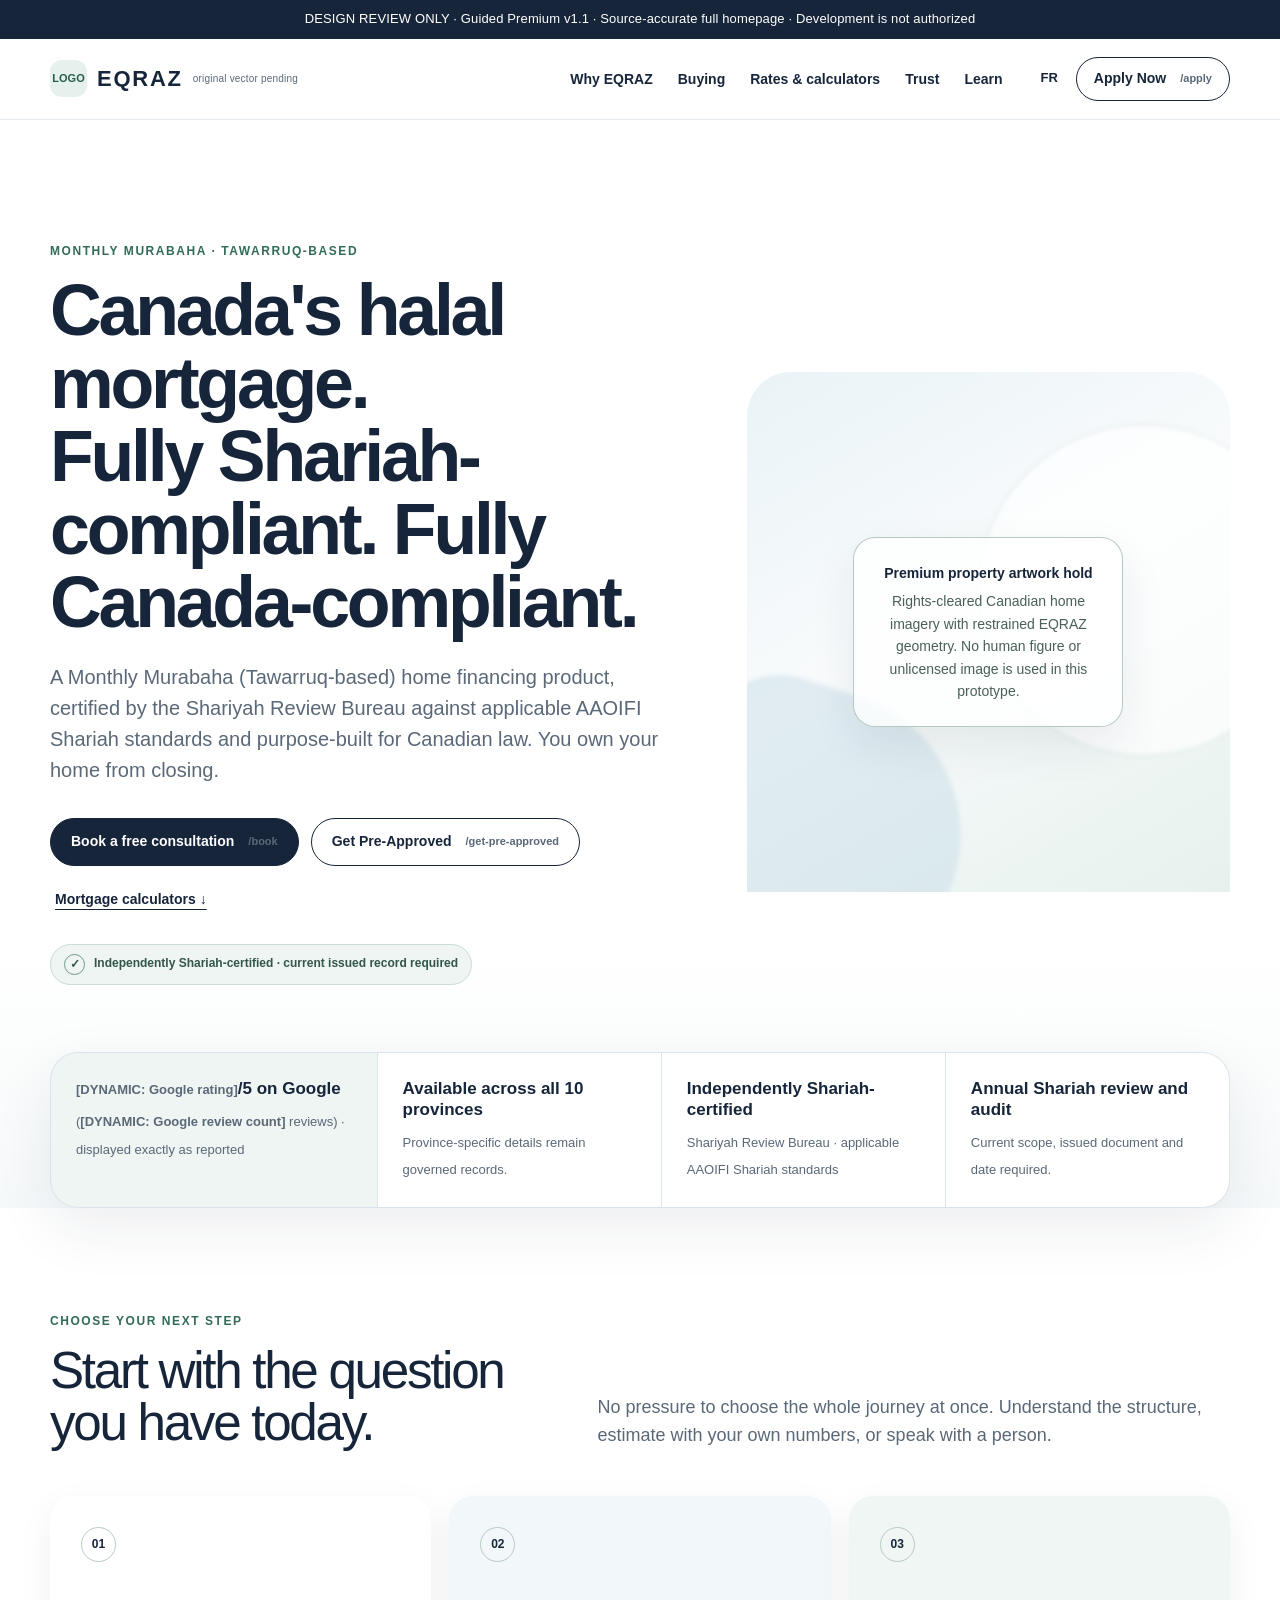
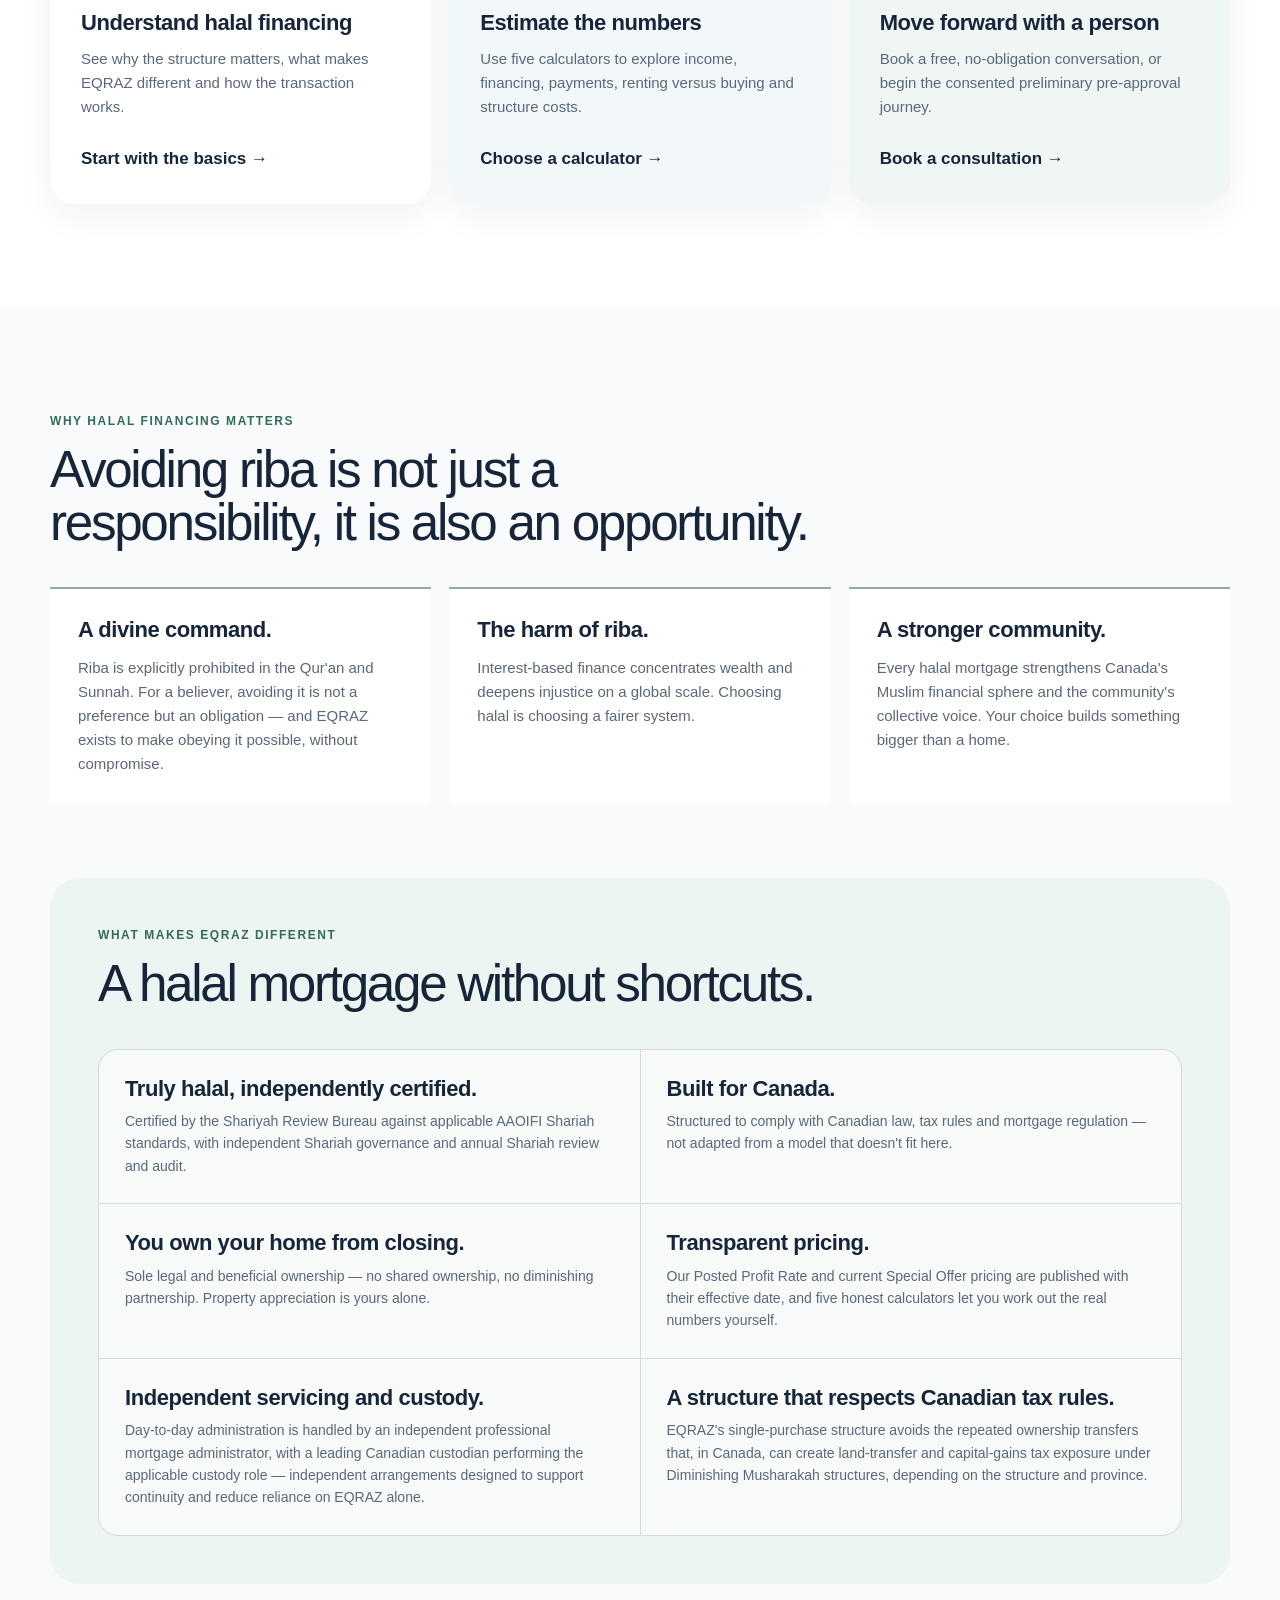
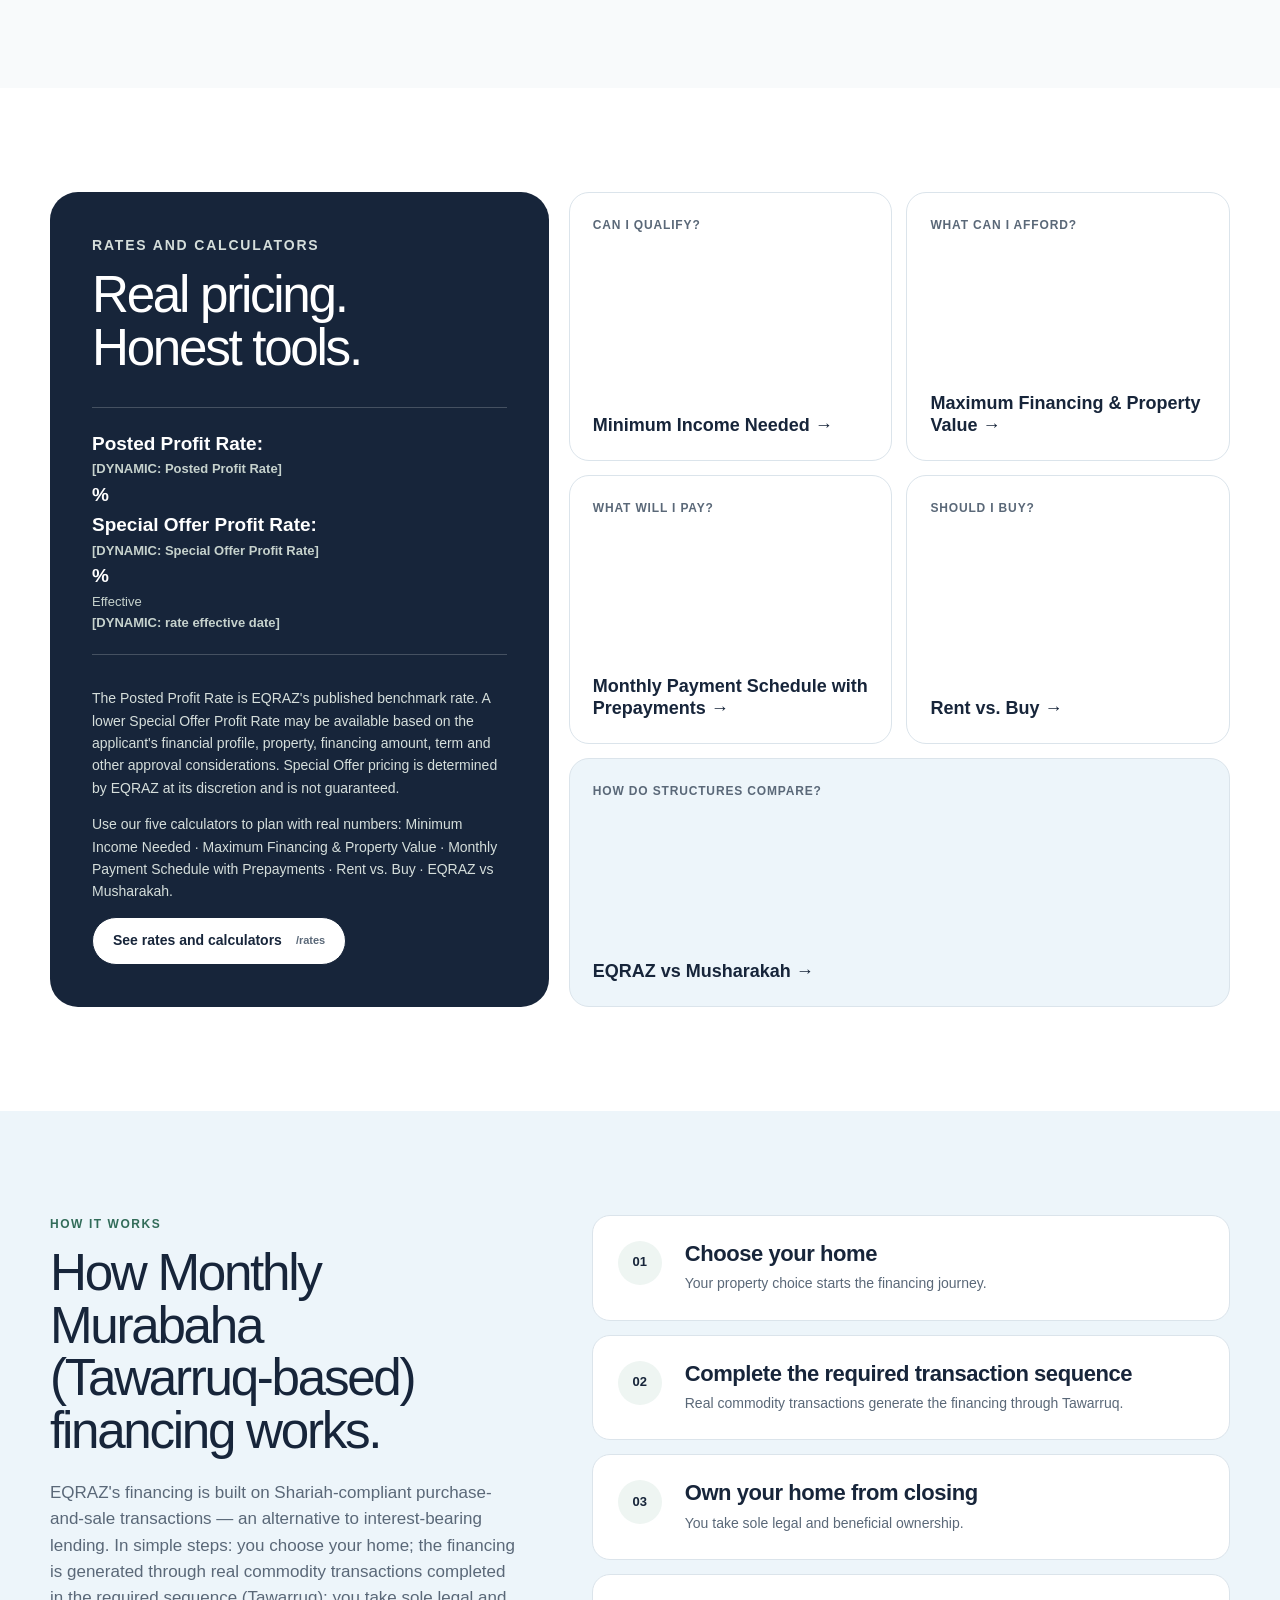
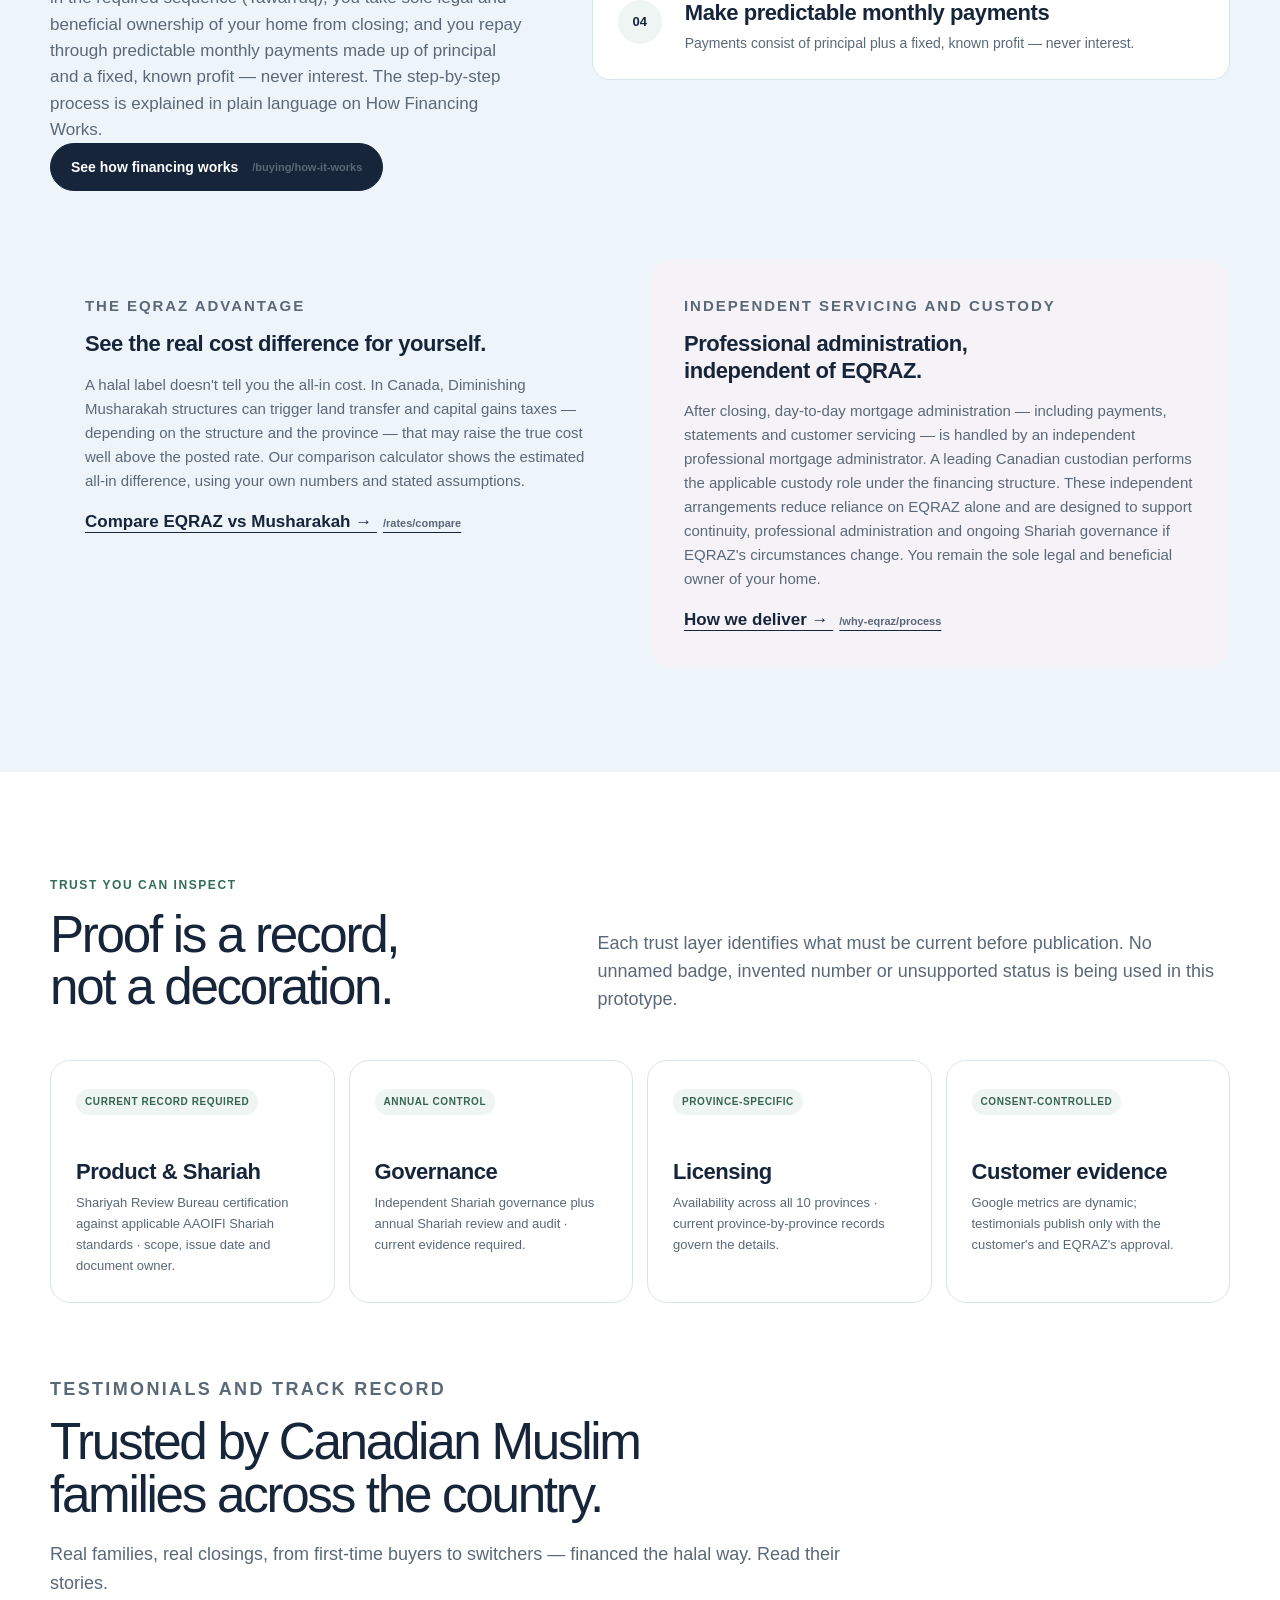
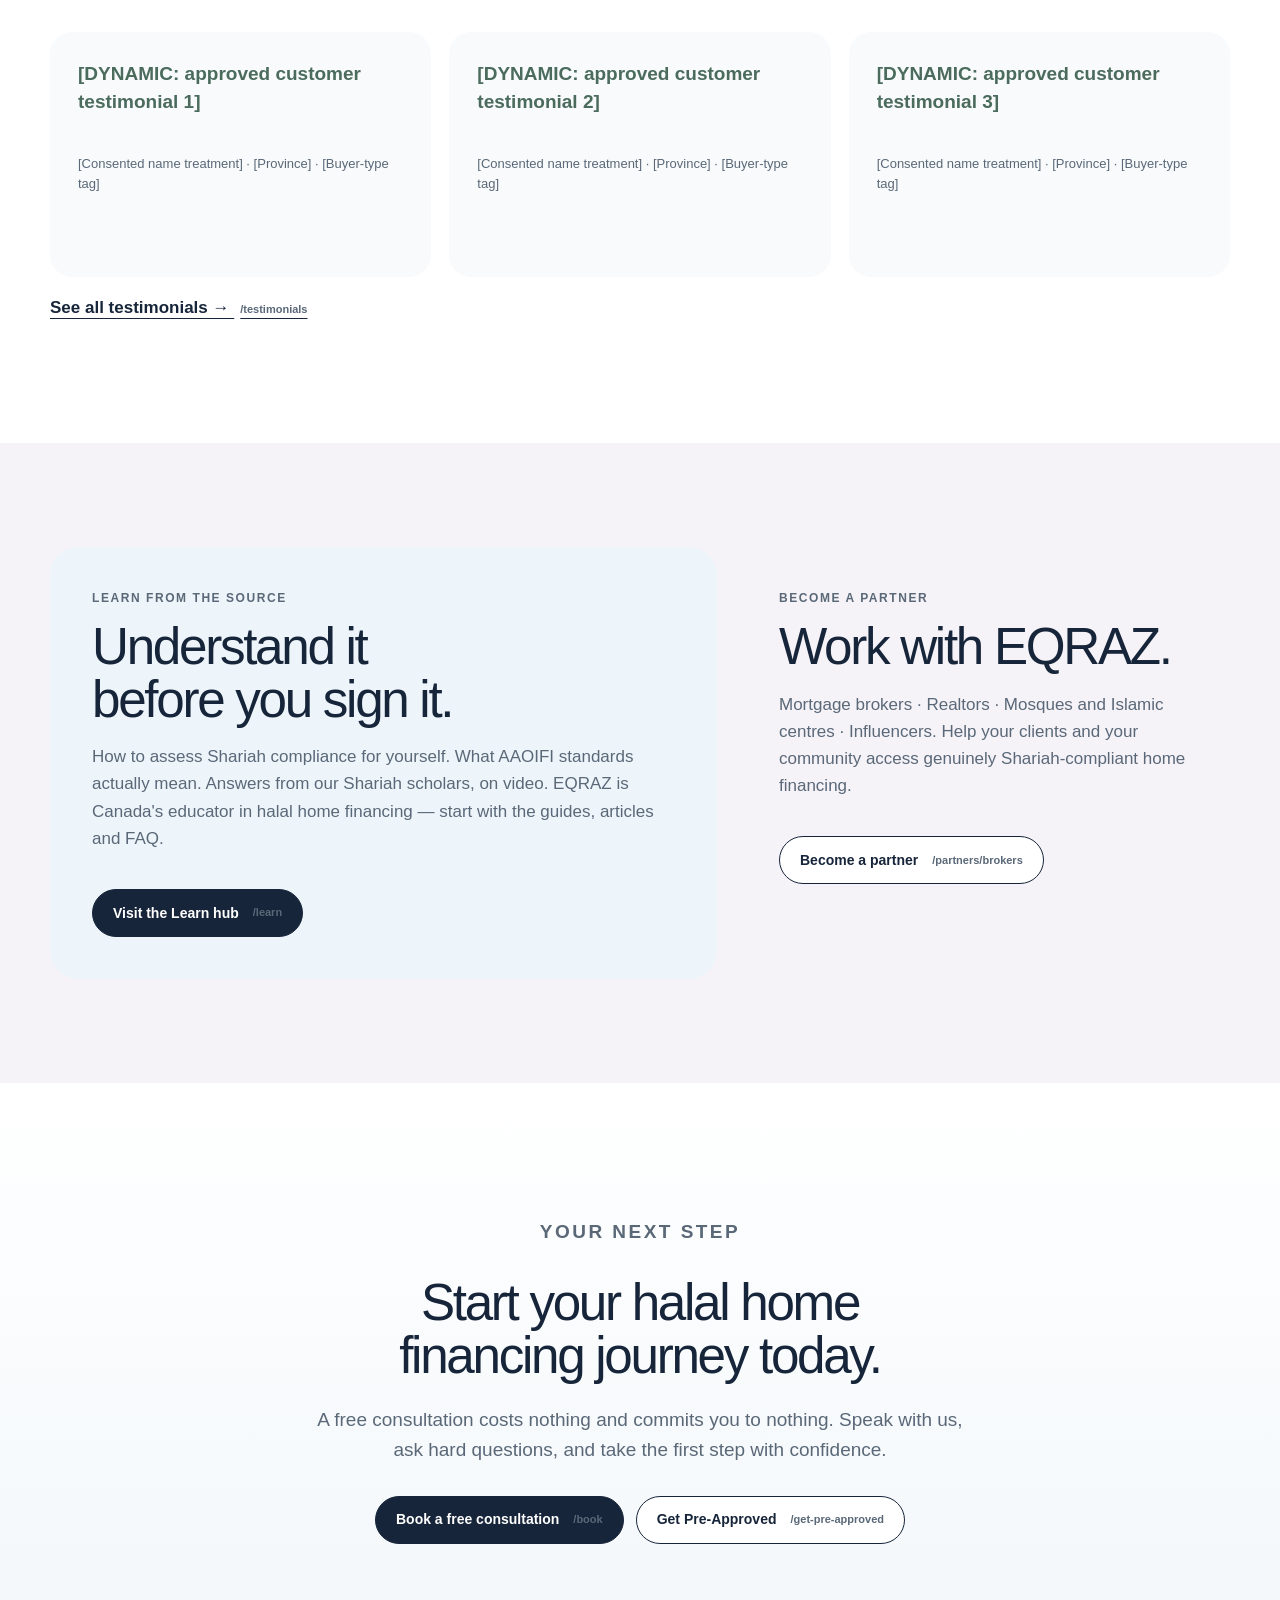
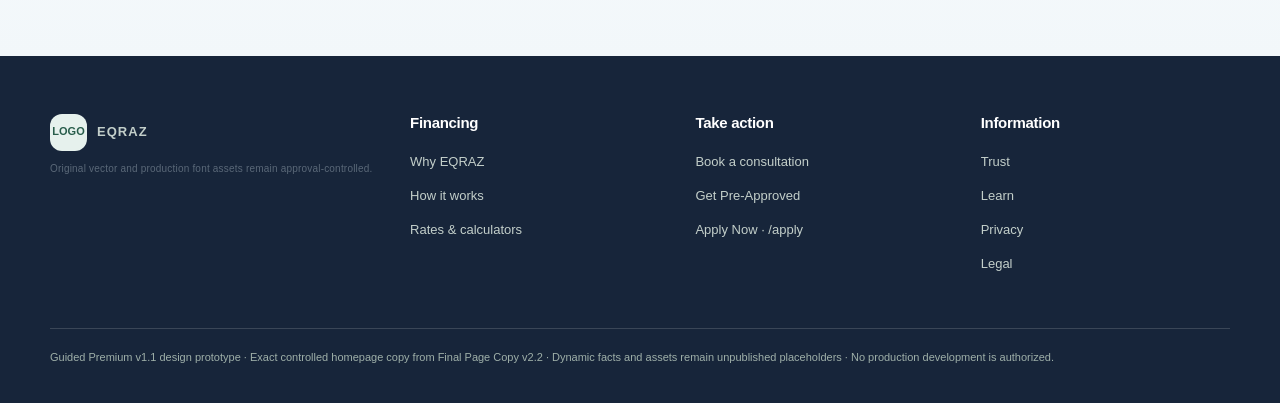
<file: guided-premium-v1.1.html>
<!doctype html>
<html lang="en">
<head>
  <meta charset="utf-8">
  <meta name="viewport" content="width=device-width, initial-scale=1">
  <meta name="color-scheme" content="light">
  <title>EQRAZ — Guided Premium v1.1 Homepage Review</title>
  <style>
    :root {
      --ink: #18201d;
      --muted: #5c6863;
      --line: #dce5e1;
      --sage: #e9f3ee;
      --sage-strong: #4c7464;
      --mist: #edf5f7;
      --lilac: #f2f0f8;
      --navy: #16324a;
      --white: #fff;
      --soft: #f7f9f8;
      --max: 1180px;
      --radius: 24px;
      --shadow: 0 18px 55px rgba(26, 45, 37, .09);
      --font: "WNTL Text", "Helvetica Neue", Helvetica, Arial, sans-serif;
    }

    * { box-sizing: border-box; }
    html { scroll-behavior: smooth; }
    body {
      margin: 0;
      color: var(--ink);
      background: var(--white);
      font-family: var(--font);
      font-size: 17px;
      line-height: 1.6;
      -webkit-font-smoothing: antialiased;
    }
    a { color: inherit; }
    button, a { -webkit-tap-highlight-color: transparent; }
    :focus-visible { outline: 3px solid #287e62; outline-offset: 4px; border-radius: 5px; }
    .skip-link { position: fixed; left: 16px; top: -80px; z-index: 100; padding: 12px 18px; color: #fff; background: var(--ink); }
    .skip-link:focus { top: 16px; }
    .wrap { width: min(calc(100% - 48px), var(--max)); margin-inline: auto; }
    .review-bar { background: var(--ink); color: #fff; font-size: 13px; text-align: center; padding: 9px 16px; letter-spacing: .01em; }

    header { position: sticky; top: 0; z-index: 30; background: rgba(255,255,255,.96); border-bottom: 1px solid rgba(220,229,225,.9); backdrop-filter: blur(12px); }
    .header-row { min-height: 80px; display: flex; align-items: center; gap: 30px; }
    .brand { display: inline-flex; align-items: center; gap: 10px; text-decoration: none; font-size: 22px; font-weight: 800; letter-spacing: .08em; }
    .brand-mark { width: 37px; height: 37px; display: grid; place-items: center; border-radius: 50%; background: var(--sage); color: var(--sage-strong); font-size: 11px; letter-spacing: 0; }
    .asset-note { color: var(--muted); font-size: 10px; letter-spacing: .02em; font-weight: 500; }
    nav { margin-left: auto; }
    nav ul { list-style: none; display: flex; align-items: center; gap: 25px; margin: 0; padding: 0; }
    nav a { text-decoration: none; font-size: 14px; font-weight: 650; }
    nav a:hover { color: var(--sage-strong); }
    .header-actions { display: flex; align-items: center; gap: 10px; }
    .lang { min-height: 44px; display: inline-flex; align-items: center; padding: 0 8px; font-size: 13px; font-weight: 700; text-decoration: none; }
    .menu-toggle { display: none; width: 46px; height: 46px; border: 1px solid var(--line); background: #fff; border-radius: 12px; font: inherit; cursor: pointer; }

    .button { min-height: 48px; display: inline-flex; align-items: center; justify-content: center; gap: 8px; padding: 12px 20px; border: 1px solid var(--ink); border-radius: 999px; text-decoration: none; font-size: 14px; font-weight: 750; line-height: 1.2; transition: transform .18s ease, box-shadow .18s ease, background .18s ease; }
    .button:hover { transform: translateY(-2px); box-shadow: 0 10px 22px rgba(24,32,29,.12); }
    .button.primary { color: #fff; background: var(--ink); }
    .button.secondary { color: var(--ink); background: #fff; }
    .button.soft { border-color: #c7d8d0; background: var(--sage); }
    .button.small { min-height: 44px; padding: 10px 17px; }
    .route { margin-left: 6px; color: var(--muted); font-size: 11px; font-weight: 600; }

    main { overflow: hidden; }
    .section { padding: 104px 0; }
    .section.soft { background: var(--soft); }
    .section.mist { background: var(--mist); }
    .section.lilac { background: var(--lilac); }
    .kicker { margin: 0 0 13px; color: var(--sage-strong); font-size: 12px; font-weight: 800; letter-spacing: .13em; text-transform: uppercase; }
    h1, h2, h3 { text-wrap: balance; }
    h1 { max-width: 850px; margin: 0; font-size: clamp(50px, 6.7vw, 84px); font-weight: 520; line-height: .99; letter-spacing: -.055em; }
    h2 { margin: 0; font-size: clamp(38px, 4.5vw, 60px); font-weight: 530; line-height: 1.03; letter-spacing: -.045em; }
    h3 { margin: 0; font-size: 22px; font-weight: 680; line-height: 1.2; letter-spacing: -.02em; }
    .lede { max-width: 760px; margin: 22px 0 0; color: var(--muted); font-size: 20px; line-height: 1.55; }
    .section-head { display: grid; grid-template-columns: minmax(0, .85fr) minmax(0, 1.15fr); gap: 80px; align-items: end; margin-bottom: 46px; }
    .section-head .lede { margin: 0; font-size: 18px; }

    .hero { padding: 74px 0 0; background: #fff; }
    .hero-grid { display: grid; grid-template-columns: minmax(0, 1.25fr) minmax(340px, .75fr); gap: 68px; align-items: center; }
    .hero-copy { padding: 30px 0 68px; }
    .hero-copy .lede { max-width: 780px; }
    .hero-actions { display: flex; flex-wrap: wrap; gap: 12px; margin-top: 32px; align-items: center; }
    .quick-link { display: inline-flex; min-height: 44px; align-items: center; padding: 8px 5px; font-size: 14px; font-weight: 750; text-underline-offset: 5px; }
    .badge { display: inline-flex; align-items: center; gap: 9px; margin-top: 22px; padding: 9px 13px; border: 1px solid #cadcd3; border-radius: 999px; background: var(--sage); color: #345649; font-size: 12px; font-weight: 750; }
    .badge-icon { width: 21px; height: 21px; display: grid; place-items: center; border: 1px solid #6f9988; border-radius: 50%; }
    .hero-visual { position: relative; min-height: 540px; border-radius: 34px 34px 0 0; overflow: hidden; background: linear-gradient(145deg, #dfeee7 0%, #eef5f2 43%, #dcebef 100%); }
    .photo-field { position: absolute; inset: 0; display: grid; place-items: center; padding: 40px; text-align: center; }
    .photo-field::before, .photo-field::after { content: ""; position: absolute; border-radius: 50%; filter: blur(2px); }
    .photo-field::before { width: 330px; height: 330px; top: 52px; right: -80px; background: rgba(255,255,255,.6); }
    .photo-field::after { width: 280px; height: 280px; bottom: -80px; left: -65px; background: rgba(207,221,233,.55); }
    .photo-placeholder { position: relative; z-index: 2; max-width: 270px; padding: 24px; border: 1px dashed #769184; border-radius: 18px; background: rgba(255,255,255,.78); color: #496057; font-size: 14px; }
    .photo-placeholder strong { display: block; margin-bottom: 6px; color: var(--ink); }

    .proof-ribbon { position: relative; z-index: 5; display: grid; grid-template-columns: 1.15fr repeat(3, 1fr); gap: 1px; margin-top: -1px; border: 1px solid var(--line); border-radius: 24px; overflow: hidden; background: var(--line); box-shadow: var(--shadow); }
    .proof-ribbon > div { min-height: 138px; padding: 25px; background: #fff; }
    .proof-ribbon > div:first-child { background: var(--sage); }
    .proof-ribbon strong { display: block; margin-bottom: 8px; font-size: 17px; line-height: 1.25; }
    .proof-ribbon span { color: var(--muted); font-size: 13px; line-height: 1.45; }
    .dynamic { display: inline; color: #376451; font-weight: 800; }

    .intent-grid { display: grid; grid-template-columns: repeat(3, 1fr); gap: 18px; }
    .intent-card { position: relative; min-height: 260px; padding: 30px; border: 1px solid var(--line); border-radius: var(--radius); background: #fff; text-decoration: none; transition: transform .18s ease, box-shadow .18s ease; }
    .intent-card:nth-child(2) { background: var(--mist); }
    .intent-card:nth-child(3) { background: var(--sage); }
    .intent-card:hover { transform: translateY(-4px); box-shadow: var(--shadow); }
    .step-number { display: grid; width: 35px; height: 35px; place-items: center; margin-bottom: 48px; border: 1px solid #b9cbc3; border-radius: 50%; font-size: 12px; font-weight: 800; }
    .intent-card p { margin: 11px 0 26px; color: var(--muted); font-size: 15px; }
    .text-link { font-weight: 800; text-underline-offset: 5px; }

    .belief-grid { display: grid; grid-template-columns: repeat(3, 1fr); gap: 18px; margin-top: 38px; }
    .belief { padding: 28px; border-top: 2px solid #92ad9f; background: #fff; }
    .belief p { margin: 12px 0 0; color: var(--muted); font-size: 15px; }
    .difference { margin-top: 74px; padding: 48px; border-radius: 30px; background: var(--sage); }
    .difference h2 { max-width: 750px; }
    .difference-grid { display: grid; grid-template-columns: repeat(2, 1fr); gap: 1px; margin-top: 38px; overflow: hidden; border: 1px solid #cfdfd7; border-radius: 20px; background: #cfdfd7; }
    .difference-item { padding: 26px; background: rgba(255,255,255,.84); }
    .difference-item p { margin: 8px 0 0; color: var(--muted); font-size: 14px; }

    .rates-panel { display: grid; grid-template-columns: .86fr 1.14fr; gap: 20px; }
    .rate-summary { padding: 42px; border-radius: 28px; color: #fff; background: var(--ink); }
    .rate-summary h2 { font-size: clamp(38px, 4vw, 52px); }
    .rate-line { margin: 32px 0; padding: 21px 0; border-top: 1px solid rgba(255,255,255,.2); border-bottom: 1px solid rgba(255,255,255,.2); }
    .rate-line strong { display: block; font-size: 19px; }
    .rate-line span { display: block; color: #c6d2cd; font-size: 13px; }
    .rate-summary p { color: #d5dedb; font-size: 14px; }
    .calculators { display: grid; grid-template-columns: repeat(2, 1fr); gap: 14px; }
    .calculator { min-height: 150px; display: flex; flex-direction: column; justify-content: space-between; padding: 23px; border: 1px solid var(--line); border-radius: 20px; background: #fff; text-decoration: none; }
    .calculator:last-child { grid-column: 1 / -1; min-height: 130px; background: var(--mist); }
    .calculator span { color: var(--muted); font-size: 12px; font-weight: 750; letter-spacing: .07em; text-transform: uppercase; }
    .calculator strong { max-width: 310px; font-size: 18px; line-height: 1.25; }

    .process-shell { display: grid; grid-template-columns: .85fr 1.15fr; gap: 70px; align-items: start; }
    .process-intro { position: sticky; top: 124px; }
    .process-intro .lede { font-size: 17px; }
    .process-list { display: grid; gap: 14px; }
    .process-step { display: grid; grid-template-columns: 48px 1fr; gap: 19px; padding: 25px; border: 1px solid var(--line); border-radius: 18px; background: #fff; }
    .process-step b { display: grid; width: 44px; height: 44px; place-items: center; border-radius: 50%; background: var(--sage); font-size: 13px; }
    .process-step p { margin: 5px 0 0; color: var(--muted); font-size: 14px; }
    .story-grid { display: grid; grid-template-columns: repeat(2, 1fr); gap: 18px; margin-top: 68px; }
    .story-card { padding: 35px; border-radius: 24px; background: var(--mist); }
    .story-card:nth-child(2) { background: var(--lilac); }
    .story-card p { color: var(--muted); font-size: 15px; }

    .trust-grid { display: grid; grid-template-columns: repeat(4, 1fr); gap: 14px; margin-bottom: 72px; }
    .record { min-height: 210px; padding: 25px; border: 1px solid var(--line); border-radius: 20px; background: #fff; }
    .record .status { display: inline-flex; margin-bottom: 44px; padding: 5px 9px; border-radius: 999px; background: var(--sage); color: #376451; font-size: 10px; font-weight: 800; letter-spacing: .06em; text-transform: uppercase; }
    .record p { margin: 8px 0 0; color: var(--muted); font-size: 13px; }
    .testimonials-head { max-width: 820px; margin-bottom: 35px; }
    .testimonials-head p { color: var(--muted); font-size: 18px; }
    .testimonial-grid { display: grid; grid-template-columns: repeat(3, 1fr); gap: 18px; }
    .testimonial { min-height: 245px; padding: 28px; border-radius: 22px; background: var(--soft); }
    .testimonial blockquote { margin: 0 0 38px; font-size: 19px; line-height: 1.45; }
    .testimonial footer { color: var(--muted); font-size: 13px; }
    .placeholder-label { color: #4b6b5d; font-weight: 750; }

    .learn-grid { display: grid; grid-template-columns: 1.15fr .85fr; gap: 20px; }
    .learn-card { min-height: 410px; padding: 42px; border-radius: 28px; background: #fff; }
    .learn-card:first-child { background: var(--mist); }
    .learn-card:last-child { background: var(--lilac); }
    .learn-card p { max-width: 660px; color: var(--muted); }
    .learn-card .button { margin-top: 20px; }

    .final-cta { padding: 112px 0; text-align: center; }
    .final-cta h2 { max-width: 840px; margin-inline: auto; }
    .final-cta p { max-width: 680px; margin: 22px auto 30px; color: var(--muted); font-size: 19px; }
    .final-actions { display: flex; justify-content: center; flex-wrap: wrap; gap: 12px; }

    footer.site-footer { padding: 58px 0 36px; color: #dce4e0; background: var(--ink); }
    .footer-grid { display: grid; grid-template-columns: 1.3fr repeat(3, 1fr); gap: 36px; }
    .footer-grid h3 { color: #fff; font-size: 15px; }
    .footer-grid ul { list-style: none; margin: 15px 0 0; padding: 0; }
    .footer-grid li { margin: 7px 0; }
    .footer-grid a { color: #c3cfca; font-size: 13px; text-decoration: none; }
    .footer-note { margin-top: 45px; padding-top: 20px; border-top: 1px solid rgba(255,255,255,.15); color: #9fb0a9; font-size: 11px; }

    @media (max-width: 1000px) {
      nav { display: none; position: absolute; top: 80px; left: 0; right: 0; margin: 0; padding: 16px 24px 24px; background: #fff; border-bottom: 1px solid var(--line); }
      nav.open { display: block; }
      nav ul { align-items: stretch; flex-direction: column; gap: 5px; }
      nav a { display: flex; min-height: 46px; align-items: center; padding: 0 8px; }
      .menu-toggle { display: block; }
      .header-actions .button { display: none; }
      .hero-grid, .section-head, .rates-panel, .process-shell, .learn-grid { grid-template-columns: 1fr; }
      .hero { padding-top: 34px; }
      .hero-copy { padding-bottom: 35px; }
      .hero-visual { min-height: 380px; border-radius: 28px; }
      .proof-ribbon, .trust-grid { grid-template-columns: repeat(2, 1fr); }
      .process-intro { position: static; }
      .section-head { gap: 20px; }
      .intent-grid, .belief-grid, .testimonial-grid { grid-template-columns: 1fr; }
      .intent-card { min-height: 220px; }
      .step-number { margin-bottom: 35px; }
      .footer-grid { grid-template-columns: repeat(2, 1fr); }
    }

    @media (max-width: 640px) {
      .wrap { width: min(calc(100% - 32px), var(--max)); }
      .review-bar { font-size: 11px; }
      .header-row { min-height: 70px; gap: 12px; }
      .brand { font-size: 18px; }
      .brand-mark { width: 33px; height: 33px; }
      nav { top: 70px; }
      .lang { margin-left: auto; }
      .section { padding: 76px 0; }
      h1 { font-size: clamp(43px, 14vw, 62px); }
      h2 { font-size: 38px; }
      .lede { font-size: 17px; }
      .hero-actions { align-items: stretch; flex-direction: column; }
      .hero-actions .button { width: 100%; }
      .quick-link { justify-content: center; }
      .hero-visual { min-height: 310px; }
      .proof-ribbon, .difference-grid, .calculators, .trust-grid, .story-grid, .footer-grid { grid-template-columns: 1fr; }
      .proof-ribbon { margin-top: 16px; }
      .proof-ribbon > div { min-height: 0; }
      .difference { margin-top: 56px; padding: 30px 22px; }
      .calculator:last-child { grid-column: auto; }
      .rate-summary, .learn-card { padding: 30px 24px; }
      .process-step { grid-template-columns: 40px 1fr; padding: 20px 17px; }
      .process-step b { width: 38px; height: 38px; }
      .final-cta { padding: 82px 0; }
      .final-actions { align-items: stretch; flex-direction: column; }
      .footer-grid { gap: 24px; }
    }

    @media (prefers-reduced-motion: reduce) {
      html { scroll-behavior: auto; }
      *, *::before, *::after { transition: none !important; animation: none !important; }
    }

    /* Guided Premium v1.1 presentation layer. Governing copy and WF-01 order remain unchanged. */
    body.guided-premium {
      --ink: #17253a;
      --muted: #5a6878;
      --line: #dbe4eb;
      --sage: #eef5f2;
      --sage-strong: #326c59;
      --mist: #edf5fa;
      --lilac: #f5f3f8;
      --soft: #f8fafb;
      --shadow: 0 20px 60px rgba(23, 37, 58, .08);
      --font: "WNTL Text", "Helvetica Neue", Helvetica, Arial, sans-serif;
    }
    .guided-premium .review-bar { background: #17253a; }
    .guided-premium header { border-bottom-color: rgba(219, 228, 235, .75); }
    .guided-premium .brand-mark { border-radius: 12px; background: #e6f1ed; color: #285d4b; }
    .guided-premium .hero { padding-top: 92px; background: linear-gradient(180deg, #fff 0%, #fff 76%, #f6f9fa 100%); }
    .guided-premium .hero-grid { grid-template-columns: minmax(0, 1.12fr) minmax(360px, .88fr); gap: 82px; }
    .guided-premium h1 { max-width: 780px; font-size: clamp(46px, 5.6vw, 72px); font-weight: 580; line-height: 1.02; letter-spacing: -.045em; }
    .guided-premium h2 { font-size: clamp(36px, 4vw, 54px); }
    .guided-premium .hero-visual { min-height: 520px; border-radius: 44px 44px 0 0; background: linear-gradient(150deg, #e9f3f7 0%, #f9fbfc 45%, #e6f1ed 100%); }
    .guided-premium .photo-field::before { border: 1px solid rgba(47, 108, 89, .18); background: rgba(255,255,255,.7); }
    .guided-premium .photo-field::after { border-radius: 34% 66% 62% 38%; background: rgba(202, 222, 232, .52); transform: rotate(18deg); }
    .guided-premium .photo-placeholder { border: 1px solid rgba(50, 108, 89, .35); border-radius: 22px; box-shadow: 0 18px 45px rgba(23,37,58,.08); }
    .guided-premium .proof-ribbon { border-radius: 28px; }
    .guided-premium .intent-card { min-height: 280px; border-color: transparent; box-shadow: 0 12px 36px rgba(23,37,58,.06); }
    .guided-premium .intent-card:nth-child(2) { background: #f2f7fa; }
    .guided-premium .intent-card:nth-child(3) { background: #eff6f3; }
    .guided-premium .difference { background: #edf5f2; }
    .guided-premium .rate-summary, .guided-premium footer.site-footer { background: #17253a; }
    .guided-premium .final-cta { background: linear-gradient(180deg, #fff 0%, #f2f7fa 100%); }
  </style>
</head>
<body class="guided-premium">
  <a class="skip-link" href="#main">Skip to main content</a>
  <div class="review-bar">DESIGN REVIEW ONLY · Guided Premium v1.1 · Source-accurate full homepage · Development is not authorized</div>
  <header>
    <div class="wrap header-row">
      <a class="brand" href="#top" aria-label="EQRAZ homepage">
        <span class="brand-mark" aria-hidden="true">LOGO</span>
        EQRAZ <span class="asset-note">original vector pending</span>
      </a>
      <nav id="site-nav" aria-label="Primary navigation">
        <ul>
          <li><a href="#product">Why EQRAZ</a></li>
          <li><a href="#process">Buying</a></li>
          <li><a href="#rates">Rates &amp; calculators</a></li>
          <li><a href="#trust">Trust</a></li>
          <li><a href="#learn">Learn</a></li>
        </ul>
      </nav>
      <div class="header-actions">
        <a class="lang" href="#" aria-label="French language version">FR</a>
        <a class="button secondary small" href="#route-apply">Apply Now <span class="route">/apply</span></a>
        <button class="menu-toggle" type="button" aria-expanded="false" aria-controls="site-nav" aria-label="Open navigation menu">☰</button>
      </div>
    </div>
  </header>

  <main id="main">
    <section class="hero" id="top" data-wf-block="1">
      <div class="wrap hero-grid">
        <div class="hero-copy">
          <p class="kicker">Monthly Murabaha · Tawarruq-based</p>
          <h1>Canada's halal mortgage. Fully Shariah-compliant. Fully Canada-compliant.</h1>
          <p class="lede">A Monthly Murabaha (Tawarruq-based) home financing product, certified by the Shariyah Review Bureau against applicable AAOIFI Shariah standards and purpose-built for Canadian law. You own your home from closing.</p>
          <div class="hero-actions">
            <a class="button primary" href="#route-book">Book a free consultation <span class="route">/book</span></a>
            <a class="button secondary" href="#route-preapproved">Get Pre-Approved <span class="route">/get-pre-approved</span></a>
            <a class="quick-link" href="#rates">Mortgage calculators ↓</a>
          </div>
          <div class="badge"><span class="badge-icon" aria-hidden="true">✓</span> Independently Shariah-certified · current issued record required</div>
        </div>
        <div class="hero-visual" role="img" aria-label="Placeholder for rights-cleared photography of a Canadian Muslim family at home">
          <div class="photo-field">
            <div class="photo-placeholder"><strong>Premium property artwork hold</strong>Rights-cleared Canadian home imagery with restrained EQRAZ geometry. No human figure or unlicensed image is used in this prototype.</div>
          </div>
        </div>
      </div>
      <div class="wrap proof-ribbon" aria-label="Current trust summary">
        <div><strong><span class="dynamic">[DYNAMIC: Google rating]</span>/5 on Google</strong><span>(<span class="dynamic">[DYNAMIC: Google review count]</span> reviews) · displayed exactly as reported</span></div>
        <div><strong>Available across all 10 provinces</strong><span>Province-specific details remain governed records.</span></div>
        <div><strong>Independently Shariah-certified</strong><span>Shariyah Review Bureau · applicable AAOIFI Shariah standards</span></div>
        <div><strong>Annual Shariah review and audit</strong><span>Current scope, issued document and date required.</span></div>
      </div>
    </section>

    <section class="section" data-wf-block="2" aria-labelledby="choose-heading">
      <div class="wrap">
        <div class="section-head">
          <div><p class="kicker">Choose your next step</p><h2 id="choose-heading">Start with the question you have today.</h2></div>
          <p class="lede">No pressure to choose the whole journey at once. Understand the structure, estimate with your own numbers, or speak with a person.</p>
        </div>
        <div class="intent-grid">
          <a class="intent-card" href="#product"><span class="step-number">01</span><h3>Understand halal financing</h3><p>See why the structure matters, what makes EQRAZ different and how the transaction works.</p><span class="text-link">Start with the basics →</span></a>
          <a class="intent-card" href="#rates"><span class="step-number">02</span><h3>Estimate the numbers</h3><p>Use five calculators to explore income, financing, payments, renting versus buying and structure costs.</p><span class="text-link">Choose a calculator →</span></a>
          <a class="intent-card" href="#route-book"><span class="step-number">03</span><h3>Move forward with a person</h3><p>Book a free, no-obligation conversation, or begin the consented preliminary pre-approval journey.</p><span class="text-link">Book a consultation →</span></a>
        </div>
      </div>
    </section>

    <section class="section soft" id="product" data-wf-block="3" aria-labelledby="halal-heading">
      <div class="wrap">
        <p class="kicker">Why halal financing matters</p>
        <h2 id="halal-heading">Avoiding riba is not just a responsibility, it is also an opportunity.</h2>
        <div class="belief-grid">
          <article class="belief"><h3>A divine command.</h3><p>Riba is explicitly prohibited in the Qur'an and Sunnah. For a believer, avoiding it is not a preference but an obligation — and EQRAZ exists to make obeying it possible, without compromise.</p></article>
          <article class="belief"><h3>The harm of riba.</h3><p>Interest-based finance concentrates wealth and deepens injustice on a global scale. Choosing halal is choosing a fairer system.</p></article>
          <article class="belief"><h3>A stronger community.</h3><p>Every halal mortgage strengthens Canada's Muslim financial sphere and the community's collective voice. Your choice builds something bigger than a home.</p></article>
        </div>
        <div class="difference">
          <p class="kicker">What makes EQRAZ different</p>
          <h2>A halal mortgage without shortcuts.</h2>
          <div class="difference-grid">
            <article class="difference-item"><h3>Truly halal, independently certified.</h3><p>Certified by the Shariyah Review Bureau against applicable AAOIFI Shariah standards, with independent Shariah governance and annual Shariah review and audit.</p></article>
            <article class="difference-item"><h3>Built for Canada.</h3><p>Structured to comply with Canadian law, tax rules and mortgage regulation — not adapted from a model that doesn't fit here.</p></article>
            <article class="difference-item"><h3>You own your home from closing.</h3><p>Sole legal and beneficial ownership — no shared ownership, no diminishing partnership. Property appreciation is yours alone.</p></article>
            <article class="difference-item"><h3>Transparent pricing.</h3><p>Our Posted Profit Rate and current Special Offer pricing are published with their effective date, and five honest calculators let you work out the real numbers yourself.</p></article>
            <article class="difference-item"><h3>Independent servicing and custody.</h3><p>Day-to-day administration is handled by an independent professional mortgage administrator, with a leading Canadian custodian performing the applicable custody role — independent arrangements designed to support continuity and reduce reliance on EQRAZ alone.</p></article>
            <article class="difference-item"><h3>A structure that respects Canadian tax rules.</h3><p>EQRAZ's single-purchase structure avoids the repeated ownership transfers that, in Canada, can create land-transfer and capital-gains tax exposure under Diminishing Musharakah structures, depending on the structure and province.</p></article>
          </div>
        </div>
      </div>
    </section>

    <section class="section" id="rates" data-wf-block="4" aria-labelledby="rates-heading">
      <div class="wrap rates-panel">
        <div class="rate-summary">
          <p class="kicker">Rates and calculators</p>
          <h2 id="rates-heading">Real pricing. Honest tools.</h2>
          <div class="rate-line">
            <strong>Posted Profit Rate: <span class="dynamic">[DYNAMIC: Posted Profit Rate]</span>%</strong>
            <strong>Special Offer Profit Rate: <span class="dynamic">[DYNAMIC: Special Offer Profit Rate]</span>%</strong>
            <span>Effective <span class="dynamic">[DYNAMIC: rate effective date]</span></span>
          </div>
          <p>The Posted Profit Rate is EQRAZ's published benchmark rate. A lower Special Offer Profit Rate may be available based on the applicant's financial profile, property, financing amount, term and other approval considerations. Special Offer pricing is determined by EQRAZ at its discretion and is not guaranteed.</p>
          <p>Use our five calculators to plan with real numbers: Minimum Income Needed · Maximum Financing &amp; Property Value · Monthly Payment Schedule with Prepayments · Rent vs. Buy · EQRAZ vs Musharakah.</p>
          <a class="button secondary" href="#rates">See rates and calculators <span class="route">/rates</span></a>
        </div>
        <div class="calculators" aria-label="Five mortgage calculators">
          <a class="calculator" href="#rates"><span>Can I qualify?</span><strong>Minimum Income Needed →</strong></a>
          <a class="calculator" href="#rates"><span>What can I afford?</span><strong>Maximum Financing &amp; Property Value →</strong></a>
          <a class="calculator" href="#rates"><span>What will I pay?</span><strong>Monthly Payment Schedule with Prepayments →</strong></a>
          <a class="calculator" href="#rates"><span>Should I buy?</span><strong>Rent vs. Buy →</strong></a>
          <a class="calculator" href="#rates"><span>How do structures compare?</span><strong>EQRAZ vs Musharakah →</strong></a>
        </div>
      </div>
    </section>

    <section class="section mist" id="process" data-wf-block="5" aria-labelledby="process-heading">
      <div class="wrap">
        <div class="process-shell">
          <div class="process-intro">
            <p class="kicker">How it works</p>
            <h2 id="process-heading">How Monthly Murabaha (Tawarruq-based) financing works.</h2>
            <p class="lede">EQRAZ's financing is built on Shariah-compliant purchase-and-sale transactions — an alternative to interest-bearing lending. In simple steps: you choose your home; the financing is generated through real commodity transactions completed in the required sequence (Tawarruq); you take sole legal and beneficial ownership of your home from closing; and you repay through predictable monthly payments made up of principal and a fixed, known profit — never interest. The step-by-step process is explained in plain language on How Financing Works.</p>
            <a class="button primary" href="#process">See how financing works <span class="route">/buying/how-it-works</span></a>
          </div>
          <div class="process-list" aria-label="Process overview">
            <article class="process-step"><b>01</b><div><h3>Choose your home</h3><p>Your property choice starts the financing journey.</p></div></article>
            <article class="process-step"><b>02</b><div><h3>Complete the required transaction sequence</h3><p>Real commodity transactions generate the financing through Tawarruq.</p></div></article>
            <article class="process-step"><b>03</b><div><h3>Own your home from closing</h3><p>You take sole legal and beneficial ownership.</p></div></article>
            <article class="process-step"><b>04</b><div><h3>Make predictable monthly payments</h3><p>Payments consist of principal plus a fixed, known profit — never interest.</p></div></article>
          </div>
        </div>
        <div class="story-grid">
          <article class="story-card">
            <p class="kicker">The EQRAZ advantage</p>
            <h3>See the real cost difference for yourself.</h3>
            <p>A halal label doesn't tell you the all-in cost. In Canada, Diminishing Musharakah structures can trigger land transfer and capital gains taxes — depending on the structure and the province — that may raise the true cost well above the posted rate. Our comparison calculator shows the estimated all-in difference, using your own numbers and stated assumptions.</p>
            <a class="text-link" href="#rates">Compare EQRAZ vs Musharakah → <span class="route">/rates/compare</span></a>
          </article>
          <article class="story-card">
            <p class="kicker">Independent servicing and custody</p>
            <h3>Professional administration, independent of EQRAZ.</h3>
            <p>After closing, day-to-day mortgage administration — including payments, statements and customer servicing — is handled by an independent professional mortgage administrator. A leading Canadian custodian performs the applicable custody role under the financing structure. These independent arrangements reduce reliance on EQRAZ alone and are designed to support continuity, professional administration and ongoing Shariah governance if EQRAZ's circumstances change. You remain the sole legal and beneficial owner of your home.</p>
            <a class="text-link" href="#trust">How we deliver → <span class="route">/why-eqraz/process</span></a>
          </article>
        </div>
      </div>
    </section>

    <section class="section" id="trust" data-wf-block="6" aria-labelledby="trust-heading">
      <div class="wrap">
        <div class="section-head">
          <div><p class="kicker">Trust you can inspect</p><h2 id="trust-heading">Proof is a record, not a decoration.</h2></div>
          <p class="lede">Each trust layer identifies what must be current before publication. No unnamed badge, invented number or unsupported status is being used in this prototype.</p>
        </div>
        <div class="trust-grid">
          <article class="record"><span class="status">Current record required</span><h3>Product &amp; Shariah</h3><p>Shariyah Review Bureau certification against applicable AAOIFI Shariah standards · scope, issue date and document owner.</p></article>
          <article class="record"><span class="status">Annual control</span><h3>Governance</h3><p>Independent Shariah governance plus annual Shariah review and audit · current evidence required.</p></article>
          <article class="record"><span class="status">Province-specific</span><h3>Licensing</h3><p>Availability across all 10 provinces · current province-by-province records govern the details.</p></article>
          <article class="record"><span class="status">Consent-controlled</span><h3>Customer evidence</h3><p>Google metrics are dynamic; testimonials publish only with the customer's and EQRAZ's approval.</p></article>
        </div>
        <div class="testimonials-head">
          <p class="kicker">Testimonials and track record</p>
          <h2>Trusted by Canadian Muslim families across the country.</h2>
          <p>Real families, real closings, from first-time buyers to switchers — financed the halal way. Read their stories.</p>
        </div>
        <div class="testimonial-grid">
          <article class="testimonial"><blockquote class="placeholder-label">[DYNAMIC: approved customer testimonial 1]</blockquote><footer>[Consented name treatment] · [Province] · [Buyer-type tag]</footer></article>
          <article class="testimonial"><blockquote class="placeholder-label">[DYNAMIC: approved customer testimonial 2]</blockquote><footer>[Consented name treatment] · [Province] · [Buyer-type tag]</footer></article>
          <article class="testimonial"><blockquote class="placeholder-label">[DYNAMIC: approved customer testimonial 3]</blockquote><footer>[Consented name treatment] · [Province] · [Buyer-type tag]</footer></article>
        </div>
        <p><a class="text-link" href="#trust">See all testimonials → <span class="route">/testimonials</span></a></p>
      </div>
    </section>

    <section class="section lilac" id="learn" data-wf-block="7" aria-label="Learning and partner routes">
      <div class="wrap learn-grid">
        <article class="learn-card">
          <p class="kicker">Learn from the source</p>
          <h2>Understand it before you sign it.</h2>
          <p>How to assess Shariah compliance for yourself. What AAOIFI standards actually mean. Answers from our Shariah scholars, on video. EQRAZ is Canada's educator in halal home financing — start with the guides, articles and FAQ.</p>
          <a class="button primary" href="#learn">Visit the Learn hub <span class="route">/learn</span></a>
        </article>
        <article class="learn-card">
          <p class="kicker">Become a partner</p>
          <h2>Work with EQRAZ.</h2>
          <p>Mortgage brokers · Realtors · Mosques and Islamic centres · Influencers. Help your clients and your community access genuinely Shariah-compliant home financing.</p>
          <a class="button secondary" href="#learn">Become a partner <span class="route">/partners/brokers</span></a>
        </article>
      </div>
    </section>

    <section class="final-cta" data-wf-block="8" aria-labelledby="final-heading">
      <div class="wrap">
        <p class="kicker">Your next step</p>
        <h2 id="final-heading">Start your halal home financing journey today.</h2>
        <p>A free consultation costs nothing and commits you to nothing. Speak with us, ask hard questions, and take the first step with confidence.</p>
        <div class="final-actions">
          <a class="button primary" id="route-book" href="#">Book a free consultation <span class="route">/book</span></a>
          <a class="button secondary" id="route-preapproved" href="#">Get Pre-Approved <span class="route">/get-pre-approved</span></a>
        </div>
      </div>
    </section>
  </main>

  <footer class="site-footer">
    <div class="wrap">
      <div class="footer-grid">
        <div><a class="brand" href="#top"><span class="brand-mark">LOGO</span> EQRAZ</a><p class="asset-note">Original vector and production font assets remain approval-controlled.</p></div>
        <div><h3>Financing</h3><ul><li><a href="#product">Why EQRAZ</a></li><li><a href="#process">How it works</a></li><li><a href="#rates">Rates &amp; calculators</a></li></ul></div>
        <div><h3>Take action</h3><ul><li><a href="#route-book">Book a consultation</a></li><li><a href="#route-preapproved">Get Pre-Approved</a></li><li><a id="route-apply" href="#">Apply Now · /apply</a></li></ul></div>
        <div><h3>Information</h3><ul><li><a href="#trust">Trust</a></li><li><a href="#learn">Learn</a></li><li><a href="#">Privacy</a></li><li><a href="#">Legal</a></li></ul></div>
      </div>
      <div class="footer-note">Guided Premium v1.1 design prototype · Exact controlled homepage copy from Final Page Copy v2.2 · Dynamic facts and assets remain unpublished placeholders · No production development is authorized.</div>
    </div>
  </footer>

  <script>
    const toggle = document.querySelector('.menu-toggle');
    const nav = document.getElementById('site-nav');
    toggle.addEventListener('click', () => {
      const open = toggle.getAttribute('aria-expanded') === 'true';
      toggle.setAttribute('aria-expanded', String(!open));
      toggle.setAttribute('aria-label', open ? 'Open navigation menu' : 'Close navigation menu');
      nav.classList.toggle('open', !open);
    });
    nav.addEventListener('click', (event) => {
      if (event.target.matches('a')) {
        nav.classList.remove('open');
        toggle.setAttribute('aria-expanded', 'false');
        toggle.setAttribute('aria-label', 'Open navigation menu');
      }
    });
  </script>
</body>
</html>
</file>
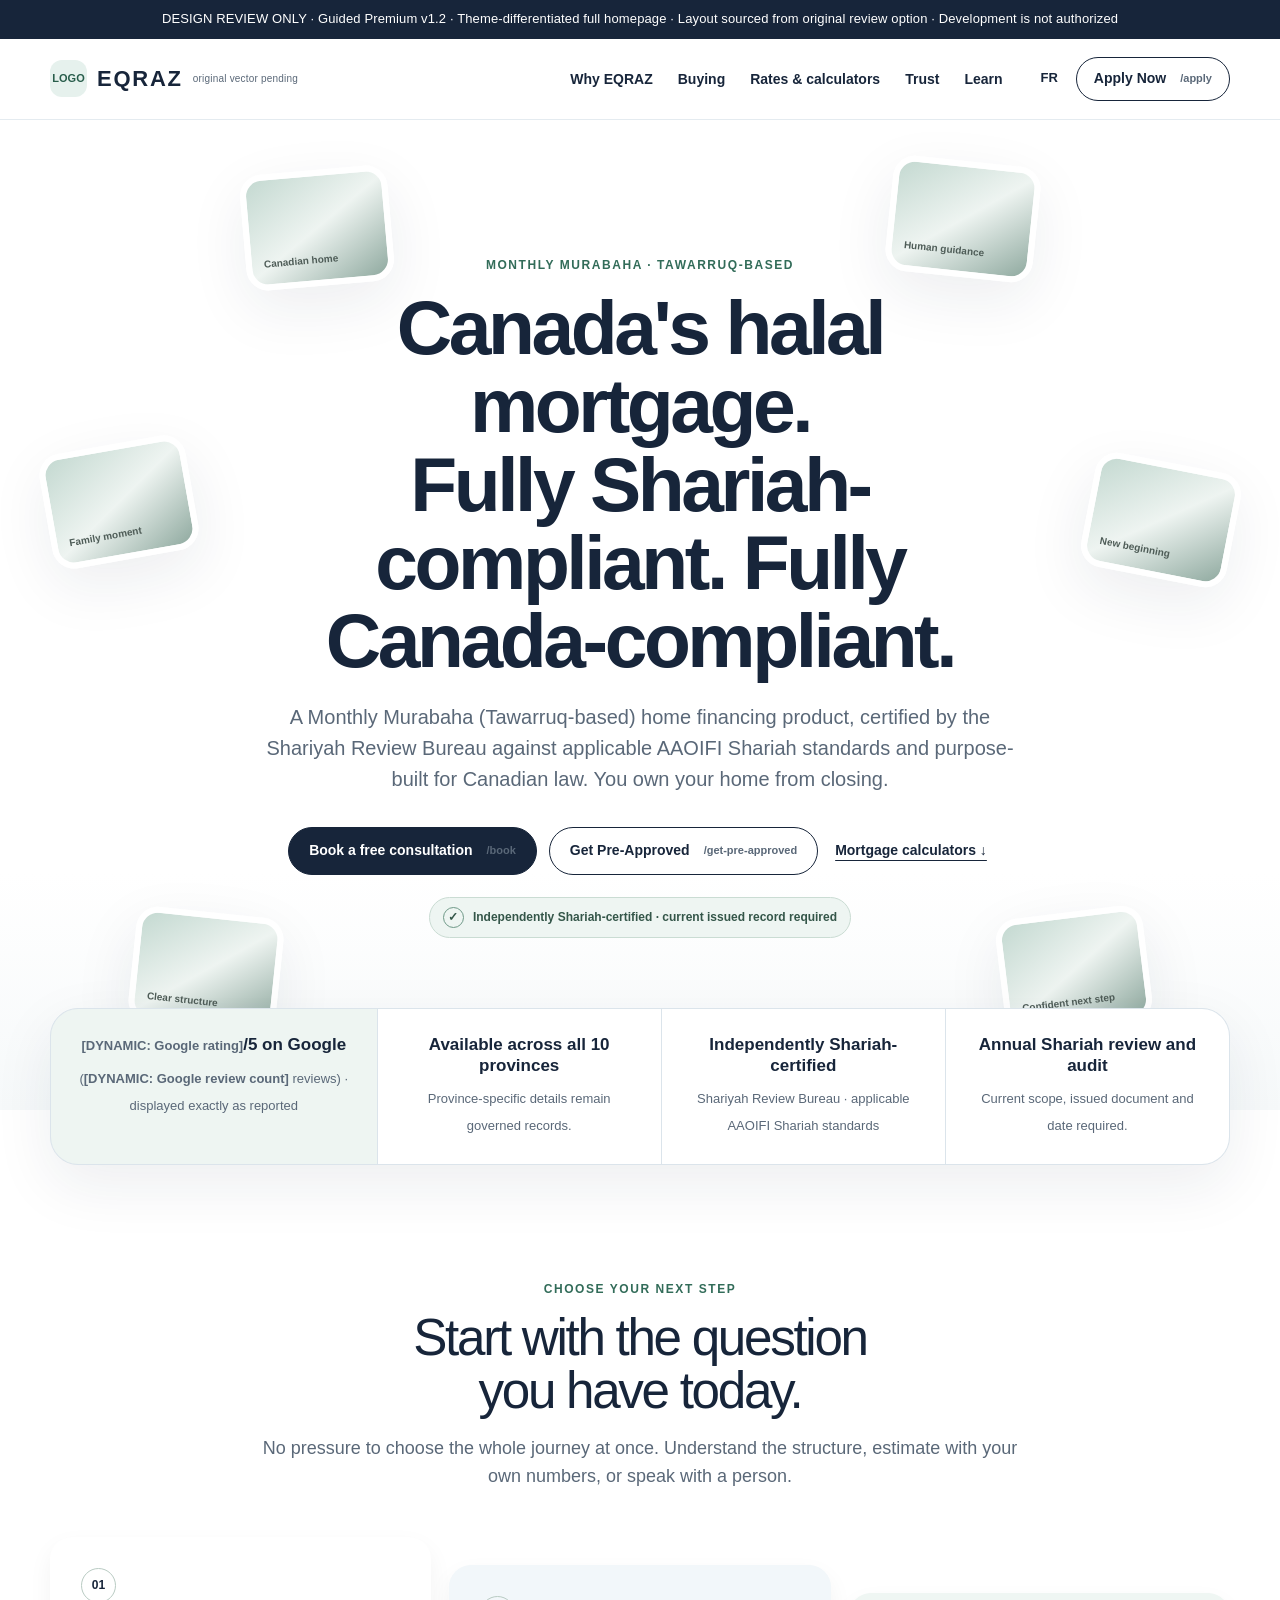
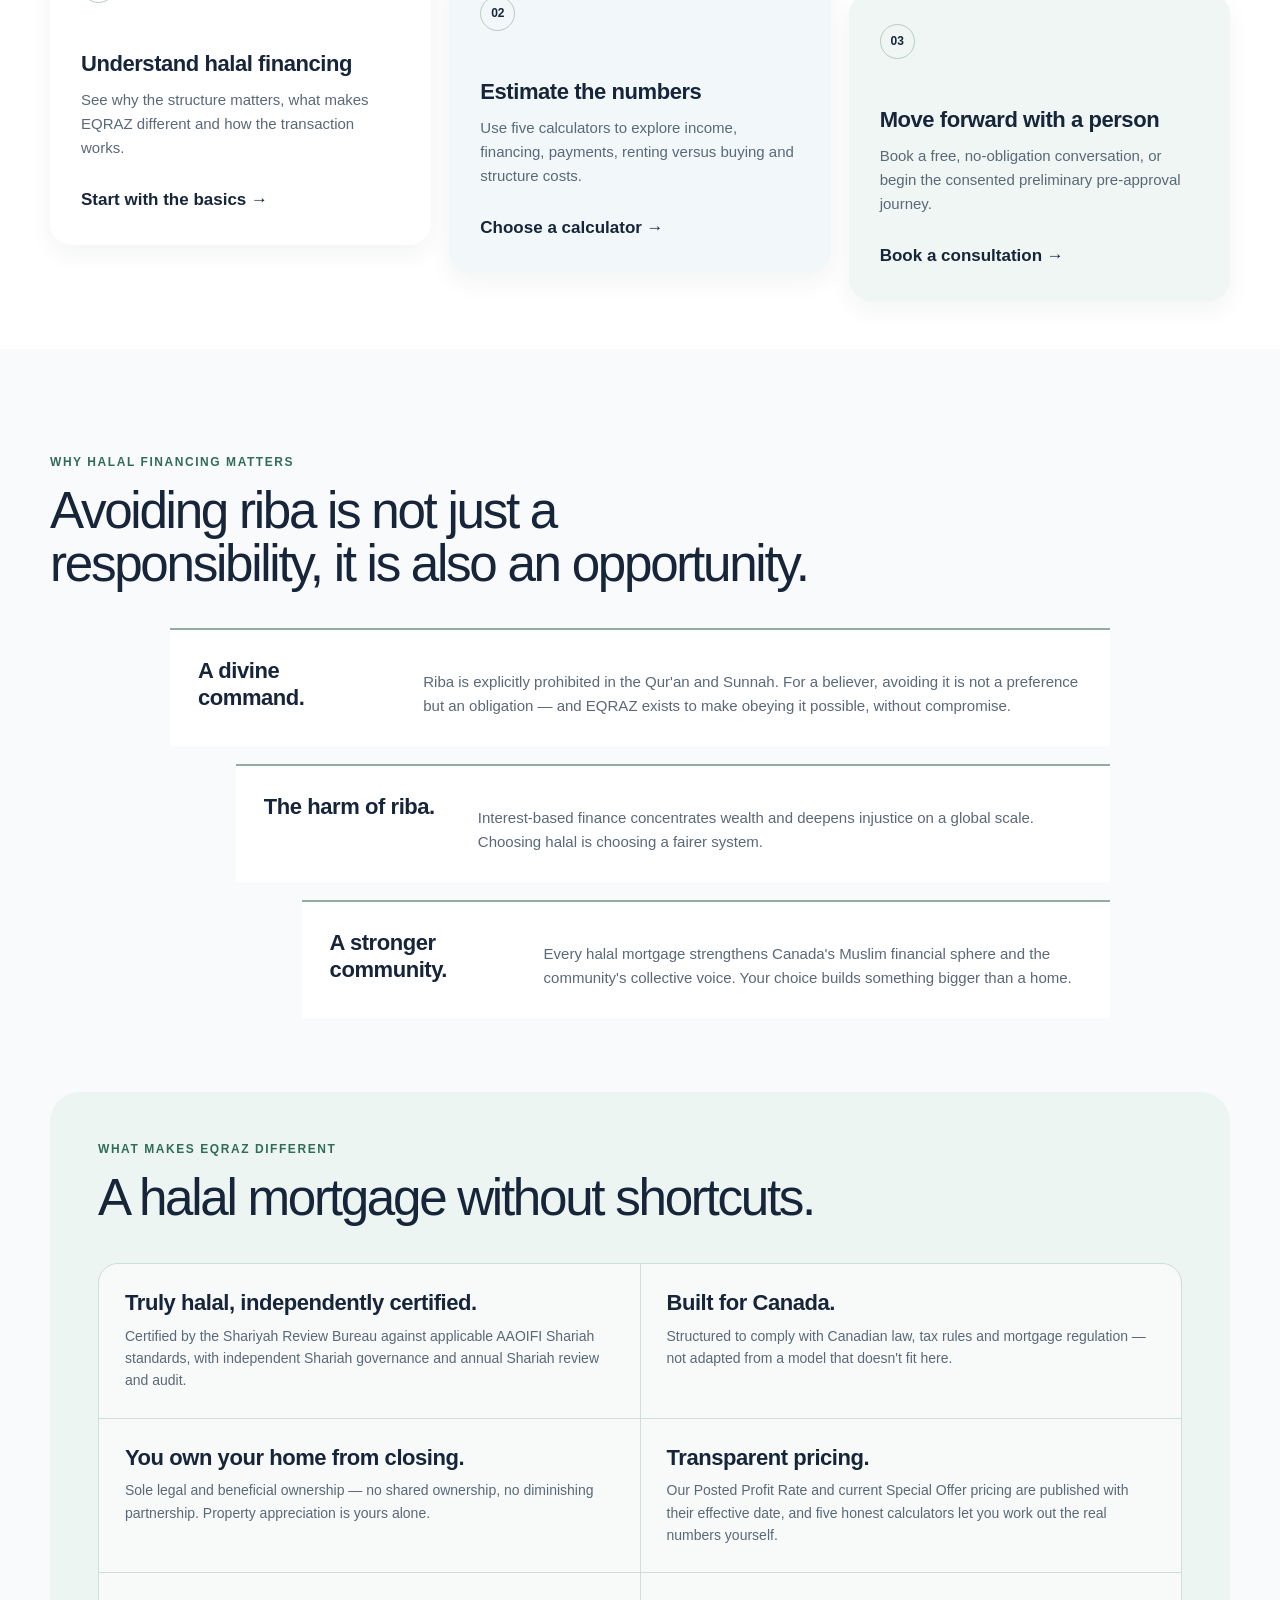
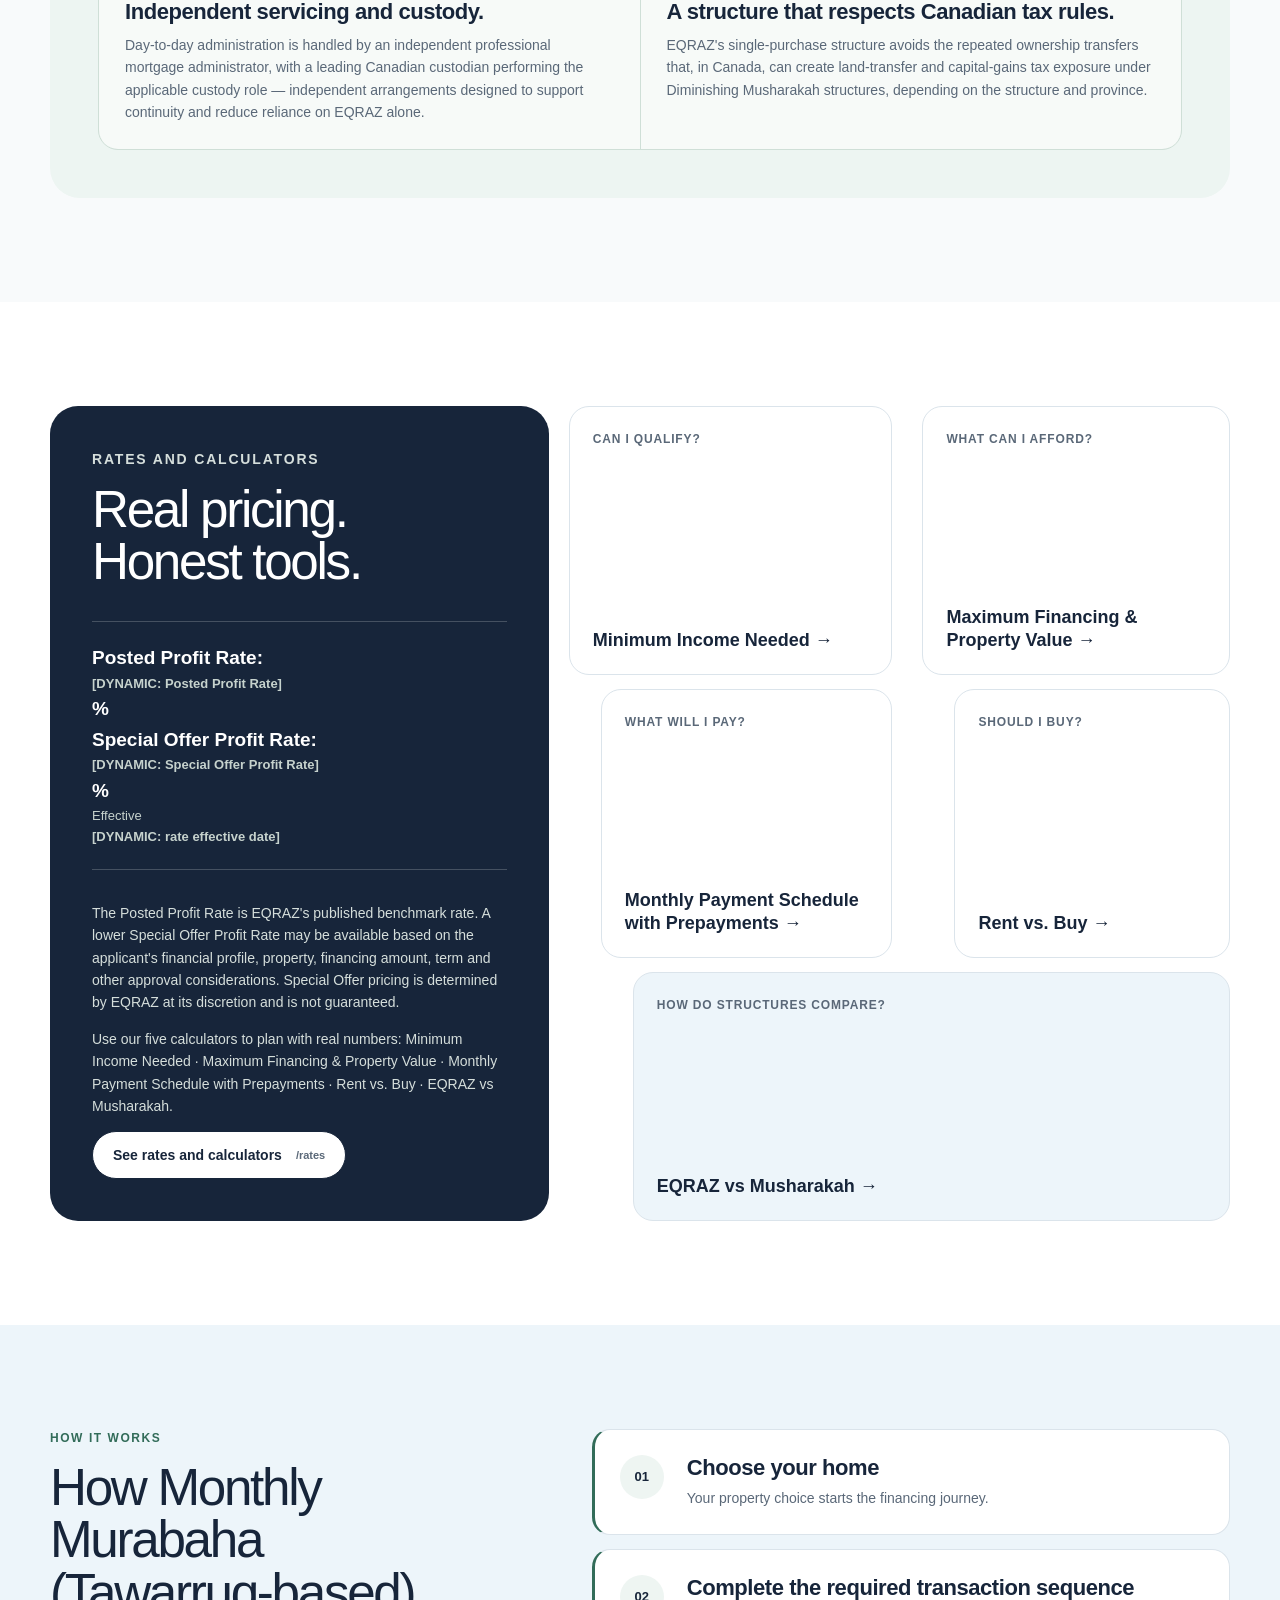
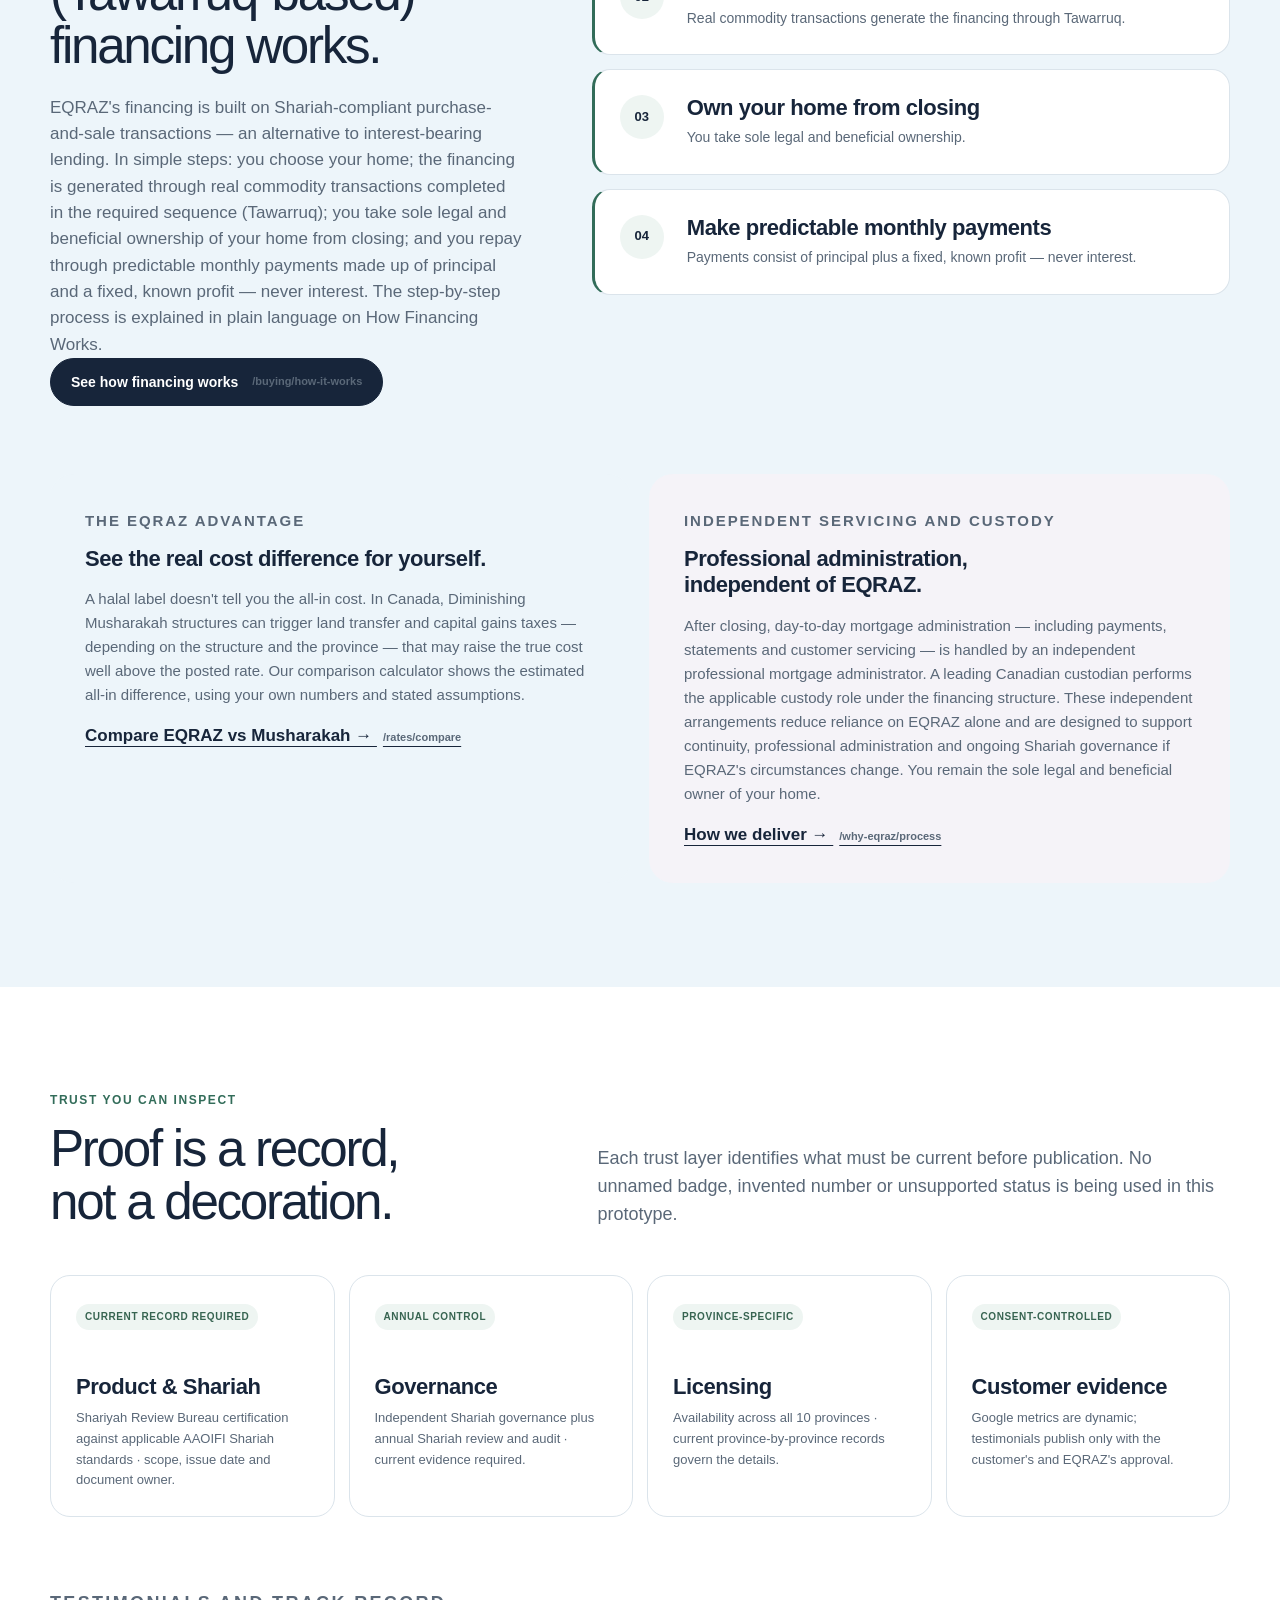
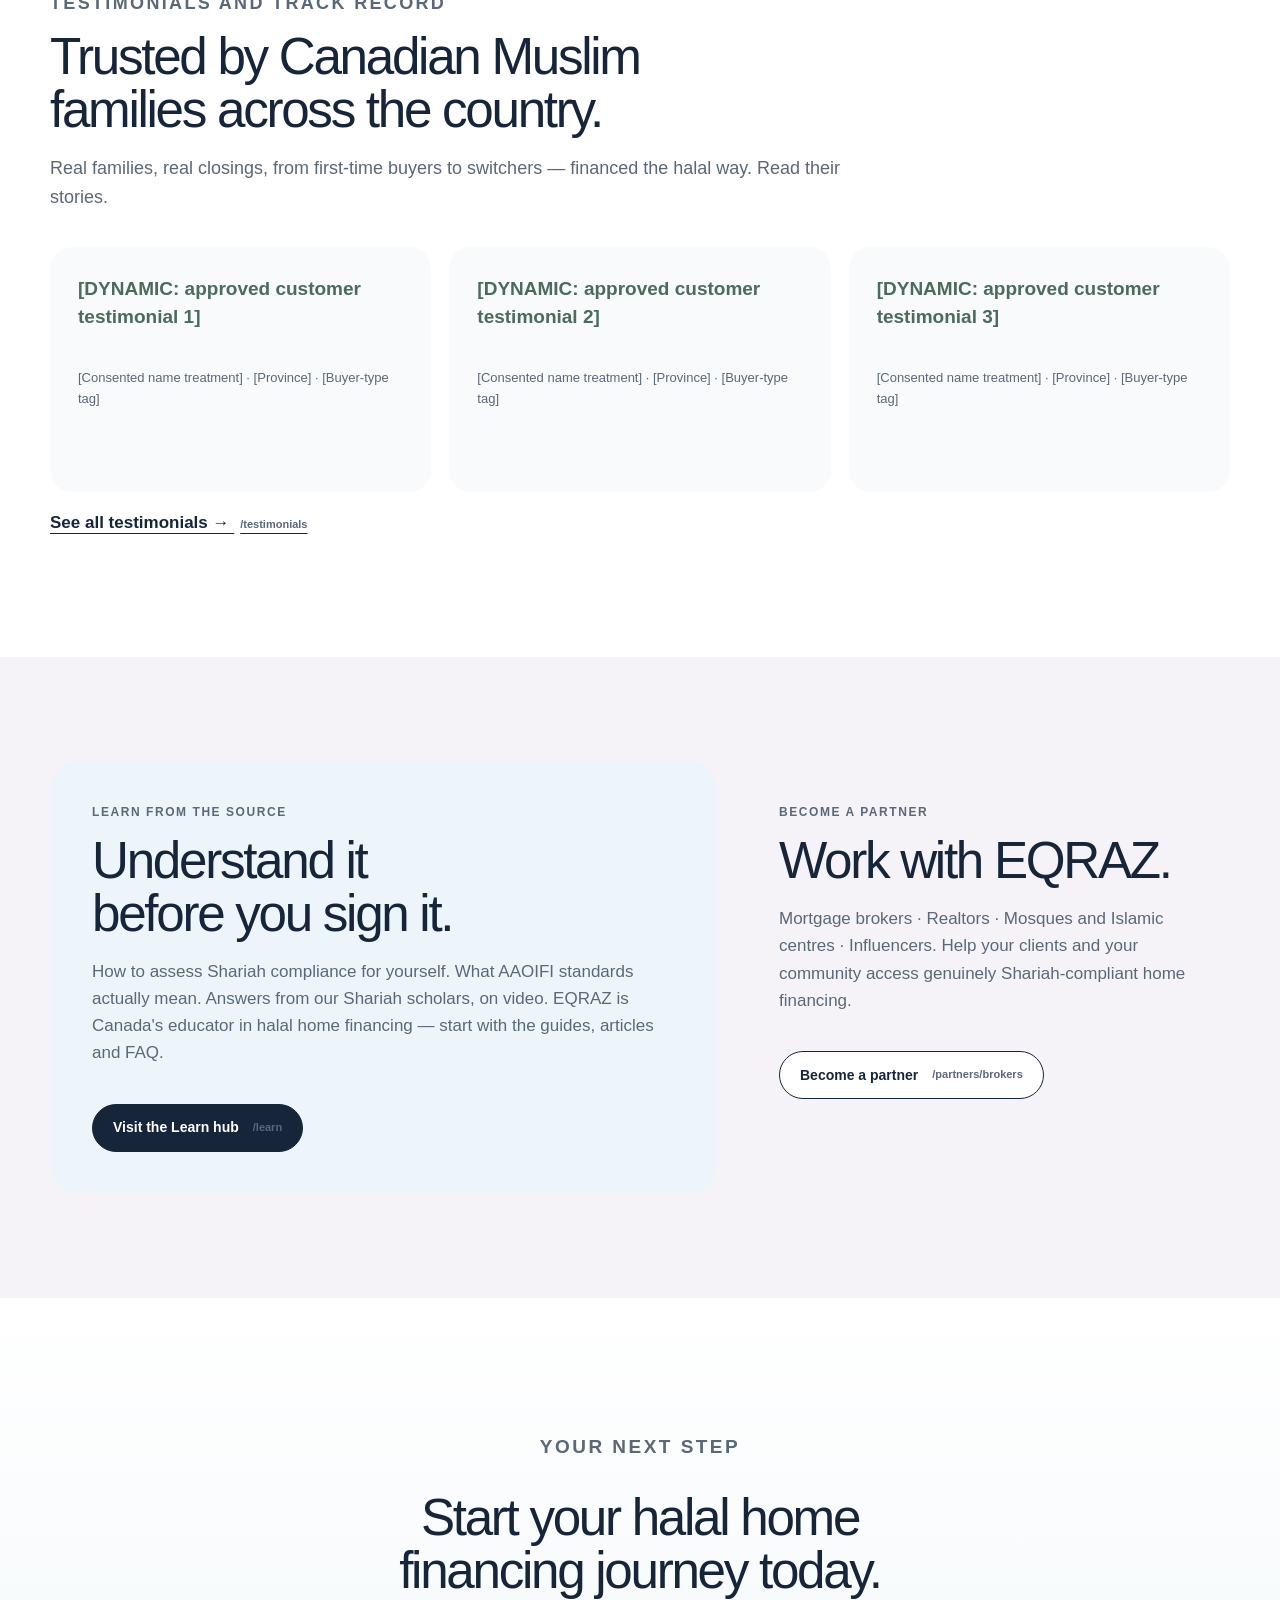
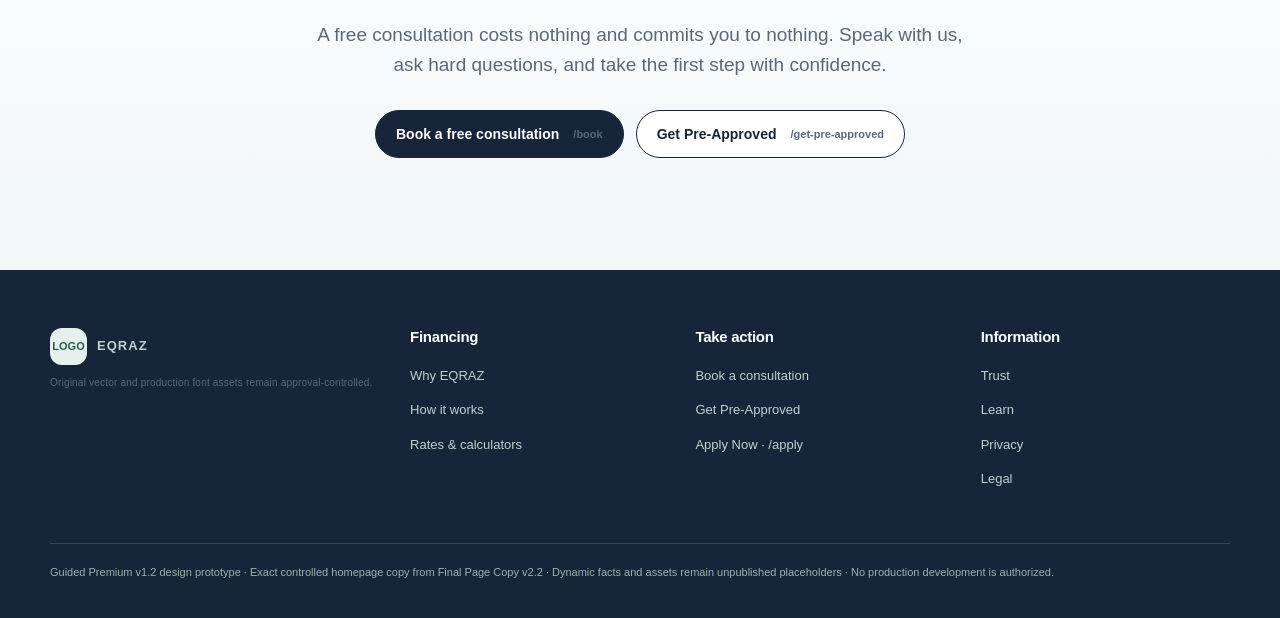
<file: guided-premium-v1.2.html>
<!doctype html>
<html lang="en">
<head>
  <meta charset="utf-8">
  <meta name="viewport" content="width=device-width, initial-scale=1">
  <meta name="color-scheme" content="light">
  <title>EQRAZ — Guided Premium v1.2 Homepage Review</title>
  <style>
    :root {
      --ink: #18201d;
      --muted: #5c6863;
      --line: #dce5e1;
      --sage: #e9f3ee;
      --sage-strong: #4c7464;
      --mist: #edf5f7;
      --lilac: #f2f0f8;
      --navy: #16324a;
      --white: #fff;
      --soft: #f7f9f8;
      --max: 1180px;
      --radius: 24px;
      --shadow: 0 18px 55px rgba(26, 45, 37, .09);
      --font: "WNTL Text", "Helvetica Neue", Helvetica, Arial, sans-serif;
    }

    * { box-sizing: border-box; }
    html { scroll-behavior: smooth; }
    body {
      margin: 0;
      color: var(--ink);
      background: var(--white);
      font-family: var(--font);
      font-size: 17px;
      line-height: 1.6;
      -webkit-font-smoothing: antialiased;
    }
    a { color: inherit; }
    button, a { -webkit-tap-highlight-color: transparent; }
    :focus-visible { outline: 3px solid #287e62; outline-offset: 4px; border-radius: 5px; }
    .skip-link { position: fixed; left: 16px; top: -80px; z-index: 100; padding: 12px 18px; color: #fff; background: var(--ink); }
    .skip-link:focus { top: 16px; }
    .wrap { width: min(calc(100% - 48px), var(--max)); margin-inline: auto; }
    .review-bar { background: var(--ink); color: #fff; font-size: 13px; text-align: center; padding: 9px 16px; letter-spacing: .01em; }

    header { position: sticky; top: 0; z-index: 30; background: rgba(255,255,255,.96); border-bottom: 1px solid rgba(220,229,225,.9); backdrop-filter: blur(12px); }
    .header-row { min-height: 80px; display: flex; align-items: center; gap: 30px; }
    .brand { display: inline-flex; align-items: center; gap: 10px; text-decoration: none; font-size: 22px; font-weight: 800; letter-spacing: .08em; }
    .brand-mark { width: 37px; height: 37px; display: grid; place-items: center; border-radius: 50%; background: var(--sage); color: var(--sage-strong); font-size: 11px; letter-spacing: 0; }
    .asset-note { color: var(--muted); font-size: 10px; letter-spacing: .02em; font-weight: 500; }
    nav { margin-left: auto; }
    nav ul { list-style: none; display: flex; align-items: center; gap: 25px; margin: 0; padding: 0; }
    nav a { text-decoration: none; font-size: 14px; font-weight: 650; }
    nav a:hover { color: var(--sage-strong); }
    .header-actions { display: flex; align-items: center; gap: 10px; }
    .lang { min-height: 44px; display: inline-flex; align-items: center; padding: 0 8px; font-size: 13px; font-weight: 700; text-decoration: none; }
    .menu-toggle { display: none; width: 46px; height: 46px; border: 1px solid var(--line); background: #fff; border-radius: 12px; font: inherit; cursor: pointer; }

    .button { min-height: 48px; display: inline-flex; align-items: center; justify-content: center; gap: 8px; padding: 12px 20px; border: 1px solid var(--ink); border-radius: 999px; text-decoration: none; font-size: 14px; font-weight: 750; line-height: 1.2; transition: transform .18s ease, box-shadow .18s ease, background .18s ease; }
    .button:hover { transform: translateY(-2px); box-shadow: 0 10px 22px rgba(24,32,29,.12); }
    .button.primary { color: #fff; background: var(--ink); }
    .button.secondary { color: var(--ink); background: #fff; }
    .button.soft { border-color: #c7d8d0; background: var(--sage); }
    .button.small { min-height: 44px; padding: 10px 17px; }
    .route { margin-left: 6px; color: var(--muted); font-size: 11px; font-weight: 600; }

    main { overflow: hidden; }
    .section { padding: 104px 0; }
    .section.soft { background: var(--soft); }
    .section.mist { background: var(--mist); }
    .section.lilac { background: var(--lilac); }
    .kicker { margin: 0 0 13px; color: var(--sage-strong); font-size: 12px; font-weight: 800; letter-spacing: .13em; text-transform: uppercase; }
    h1, h2, h3 { text-wrap: balance; }
    h1 { max-width: 850px; margin: 0; font-size: clamp(50px, 6.7vw, 84px); font-weight: 520; line-height: .99; letter-spacing: -.055em; }
    h2 { margin: 0; font-size: clamp(38px, 4.5vw, 60px); font-weight: 530; line-height: 1.03; letter-spacing: -.045em; }
    h3 { margin: 0; font-size: 22px; font-weight: 680; line-height: 1.2; letter-spacing: -.02em; }
    .lede { max-width: 760px; margin: 22px 0 0; color: var(--muted); font-size: 20px; line-height: 1.55; }
    .section-head { display: grid; grid-template-columns: minmax(0, .85fr) minmax(0, 1.15fr); gap: 80px; align-items: end; margin-bottom: 46px; }
    .section-head .lede { margin: 0; font-size: 18px; }

    .hero { padding: 74px 0 0; background: #fff; }
    .hero-grid { display: grid; grid-template-columns: minmax(0, 1.25fr) minmax(340px, .75fr); gap: 68px; align-items: center; }
    .hero-copy { padding: 30px 0 68px; }
    .hero-copy .lede { max-width: 780px; }
    .hero-actions { display: flex; flex-wrap: wrap; gap: 12px; margin-top: 32px; align-items: center; }
    .quick-link { display: inline-flex; min-height: 44px; align-items: center; padding: 8px 5px; font-size: 14px; font-weight: 750; text-underline-offset: 5px; }
    .badge { display: inline-flex; align-items: center; gap: 9px; margin-top: 22px; padding: 9px 13px; border: 1px solid #cadcd3; border-radius: 999px; background: var(--sage); color: #345649; font-size: 12px; font-weight: 750; }
    .badge-icon { width: 21px; height: 21px; display: grid; place-items: center; border: 1px solid #6f9988; border-radius: 50%; }
    .hero-visual { position: relative; min-height: 540px; border-radius: 34px 34px 0 0; overflow: hidden; background: linear-gradient(145deg, #dfeee7 0%, #eef5f2 43%, #dcebef 100%); }
    .photo-field { position: absolute; inset: 0; display: grid; place-items: center; padding: 40px; text-align: center; }
    .photo-field::before, .photo-field::after { content: ""; position: absolute; border-radius: 50%; filter: blur(2px); }
    .photo-field::before { width: 330px; height: 330px; top: 52px; right: -80px; background: rgba(255,255,255,.6); }
    .photo-field::after { width: 280px; height: 280px; bottom: -80px; left: -65px; background: rgba(207,221,233,.55); }
    .photo-placeholder { position: relative; z-index: 2; max-width: 270px; padding: 24px; border: 1px dashed #769184; border-radius: 18px; background: rgba(255,255,255,.78); color: #496057; font-size: 14px; }
    .photo-placeholder strong { display: block; margin-bottom: 6px; color: var(--ink); }

    .proof-ribbon { position: relative; z-index: 5; display: grid; grid-template-columns: 1.15fr repeat(3, 1fr); gap: 1px; margin-top: -1px; border: 1px solid var(--line); border-radius: 24px; overflow: hidden; background: var(--line); box-shadow: var(--shadow); }
    .proof-ribbon > div { min-height: 138px; padding: 25px; background: #fff; }
    .proof-ribbon > div:first-child { background: var(--sage); }
    .proof-ribbon strong { display: block; margin-bottom: 8px; font-size: 17px; line-height: 1.25; }
    .proof-ribbon span { color: var(--muted); font-size: 13px; line-height: 1.45; }
    .dynamic { display: inline; color: #376451; font-weight: 800; }

    .intent-grid { display: grid; grid-template-columns: repeat(3, 1fr); gap: 18px; }
    .intent-card { position: relative; min-height: 260px; padding: 30px; border: 1px solid var(--line); border-radius: var(--radius); background: #fff; text-decoration: none; transition: transform .18s ease, box-shadow .18s ease; }
    .intent-card:nth-child(2) { background: var(--mist); }
    .intent-card:nth-child(3) { background: var(--sage); }
    .intent-card:hover { transform: translateY(-4px); box-shadow: var(--shadow); }
    .step-number { display: grid; width: 35px; height: 35px; place-items: center; margin-bottom: 48px; border: 1px solid #b9cbc3; border-radius: 50%; font-size: 12px; font-weight: 800; }
    .intent-card p { margin: 11px 0 26px; color: var(--muted); font-size: 15px; }
    .text-link { font-weight: 800; text-underline-offset: 5px; }

    .belief-grid { display: grid; grid-template-columns: repeat(3, 1fr); gap: 18px; margin-top: 38px; }
    .belief { padding: 28px; border-top: 2px solid #92ad9f; background: #fff; }
    .belief p { margin: 12px 0 0; color: var(--muted); font-size: 15px; }
    .difference { margin-top: 74px; padding: 48px; border-radius: 30px; background: var(--sage); }
    .difference h2 { max-width: 750px; }
    .difference-grid { display: grid; grid-template-columns: repeat(2, 1fr); gap: 1px; margin-top: 38px; overflow: hidden; border: 1px solid #cfdfd7; border-radius: 20px; background: #cfdfd7; }
    .difference-item { padding: 26px; background: rgba(255,255,255,.84); }
    .difference-item p { margin: 8px 0 0; color: var(--muted); font-size: 14px; }

    .rates-panel { display: grid; grid-template-columns: .86fr 1.14fr; gap: 20px; }
    .rate-summary { padding: 42px; border-radius: 28px; color: #fff; background: var(--ink); }
    .rate-summary h2 { font-size: clamp(38px, 4vw, 52px); }
    .rate-line { margin: 32px 0; padding: 21px 0; border-top: 1px solid rgba(255,255,255,.2); border-bottom: 1px solid rgba(255,255,255,.2); }
    .rate-line strong { display: block; font-size: 19px; }
    .rate-line span { display: block; color: #c6d2cd; font-size: 13px; }
    .rate-summary p { color: #d5dedb; font-size: 14px; }
    .calculators { display: grid; grid-template-columns: repeat(2, 1fr); gap: 14px; }
    .calculator { min-height: 150px; display: flex; flex-direction: column; justify-content: space-between; padding: 23px; border: 1px solid var(--line); border-radius: 20px; background: #fff; text-decoration: none; }
    .calculator:last-child { grid-column: 1 / -1; min-height: 130px; background: var(--mist); }
    .calculator span { color: var(--muted); font-size: 12px; font-weight: 750; letter-spacing: .07em; text-transform: uppercase; }
    .calculator strong { max-width: 310px; font-size: 18px; line-height: 1.25; }

    .process-shell { display: grid; grid-template-columns: .85fr 1.15fr; gap: 70px; align-items: start; }
    .process-intro { position: sticky; top: 124px; }
    .process-intro .lede { font-size: 17px; }
    .process-list { display: grid; gap: 14px; }
    .process-step { display: grid; grid-template-columns: 48px 1fr; gap: 19px; padding: 25px; border: 1px solid var(--line); border-radius: 18px; background: #fff; }
    .process-step b { display: grid; width: 44px; height: 44px; place-items: center; border-radius: 50%; background: var(--sage); font-size: 13px; }
    .process-step p { margin: 5px 0 0; color: var(--muted); font-size: 14px; }
    .story-grid { display: grid; grid-template-columns: repeat(2, 1fr); gap: 18px; margin-top: 68px; }
    .story-card { padding: 35px; border-radius: 24px; background: var(--mist); }
    .story-card:nth-child(2) { background: var(--lilac); }
    .story-card p { color: var(--muted); font-size: 15px; }

    .trust-grid { display: grid; grid-template-columns: repeat(4, 1fr); gap: 14px; margin-bottom: 72px; }
    .record { min-height: 210px; padding: 25px; border: 1px solid var(--line); border-radius: 20px; background: #fff; }
    .record .status { display: inline-flex; margin-bottom: 44px; padding: 5px 9px; border-radius: 999px; background: var(--sage); color: #376451; font-size: 10px; font-weight: 800; letter-spacing: .06em; text-transform: uppercase; }
    .record p { margin: 8px 0 0; color: var(--muted); font-size: 13px; }
    .testimonials-head { max-width: 820px; margin-bottom: 35px; }
    .testimonials-head p { color: var(--muted); font-size: 18px; }
    .testimonial-grid { display: grid; grid-template-columns: repeat(3, 1fr); gap: 18px; }
    .testimonial { min-height: 245px; padding: 28px; border-radius: 22px; background: var(--soft); }
    .testimonial blockquote { margin: 0 0 38px; font-size: 19px; line-height: 1.45; }
    .testimonial footer { color: var(--muted); font-size: 13px; }
    .placeholder-label { color: #4b6b5d; font-weight: 750; }

    .learn-grid { display: grid; grid-template-columns: 1.15fr .85fr; gap: 20px; }
    .learn-card { min-height: 410px; padding: 42px; border-radius: 28px; background: #fff; }
    .learn-card:first-child { background: var(--mist); }
    .learn-card:last-child { background: var(--lilac); }
    .learn-card p { max-width: 660px; color: var(--muted); }
    .learn-card .button { margin-top: 20px; }

    .final-cta { padding: 112px 0; text-align: center; }
    .final-cta h2 { max-width: 840px; margin-inline: auto; }
    .final-cta p { max-width: 680px; margin: 22px auto 30px; color: var(--muted); font-size: 19px; }
    .final-actions { display: flex; justify-content: center; flex-wrap: wrap; gap: 12px; }

    footer.site-footer { padding: 58px 0 36px; color: #dce4e0; background: var(--ink); }
    .footer-grid { display: grid; grid-template-columns: 1.3fr repeat(3, 1fr); gap: 36px; }
    .footer-grid h3 { color: #fff; font-size: 15px; }
    .footer-grid ul { list-style: none; margin: 15px 0 0; padding: 0; }
    .footer-grid li { margin: 7px 0; }
    .footer-grid a { color: #c3cfca; font-size: 13px; text-decoration: none; }
    .footer-note { margin-top: 45px; padding-top: 20px; border-top: 1px solid rgba(255,255,255,.15); color: #9fb0a9; font-size: 11px; }

    @media (max-width: 1000px) {
      nav { display: none; position: absolute; top: 80px; left: 0; right: 0; margin: 0; padding: 16px 24px 24px; background: #fff; border-bottom: 1px solid var(--line); }
      nav.open { display: block; }
      nav ul { align-items: stretch; flex-direction: column; gap: 5px; }
      nav a { display: flex; min-height: 46px; align-items: center; padding: 0 8px; }
      .menu-toggle { display: block; }
      .header-actions .button { display: none; }
      .hero-grid, .section-head, .rates-panel, .process-shell, .learn-grid { grid-template-columns: 1fr; }
      .hero { padding-top: 34px; }
      .hero-copy { padding-bottom: 35px; }
      .hero-visual { min-height: 380px; border-radius: 28px; }
      .proof-ribbon, .trust-grid { grid-template-columns: repeat(2, 1fr); }
      .process-intro { position: static; }
      .section-head { gap: 20px; }
      .intent-grid, .belief-grid, .testimonial-grid { grid-template-columns: 1fr; }
      .intent-card { min-height: 220px; }
      .step-number { margin-bottom: 35px; }
      .footer-grid { grid-template-columns: repeat(2, 1fr); }
    }

    @media (max-width: 640px) {
      .wrap { width: min(calc(100% - 32px), var(--max)); }
      .review-bar { font-size: 11px; }
      .header-row { min-height: 70px; gap: 12px; }
      .brand { font-size: 18px; }
      .brand-mark { width: 33px; height: 33px; }
      nav { top: 70px; }
      .lang { margin-left: auto; }
      .section { padding: 76px 0; }
      h1 { font-size: clamp(43px, 14vw, 62px); }
      h2 { font-size: 38px; }
      .lede { font-size: 17px; }
      .hero-actions { align-items: stretch; flex-direction: column; }
      .hero-actions .button { width: 100%; }
      .quick-link { justify-content: center; }
      .hero-visual { min-height: 310px; }
      .proof-ribbon, .difference-grid, .calculators, .trust-grid, .story-grid, .footer-grid { grid-template-columns: 1fr; }
      .proof-ribbon { margin-top: 16px; }
      .proof-ribbon > div { min-height: 0; }
      .difference { margin-top: 56px; padding: 30px 22px; }
      .calculator:last-child { grid-column: auto; }
      .rate-summary, .learn-card { padding: 30px 24px; }
      .process-step { grid-template-columns: 40px 1fr; padding: 20px 17px; }
      .process-step b { width: 38px; height: 38px; }
      .final-cta { padding: 82px 0; }
      .final-actions { align-items: stretch; flex-direction: column; }
      .footer-grid { gap: 24px; }
    }

    @media (prefers-reduced-motion: reduce) {
      html { scroll-behavior: auto; }
      *, *::before, *::after { transition: none !important; animation: none !important; }
    }

    /* Guided Premium v1.2 presentation layer. Governing copy and WF-01 order remain unchanged. */
    body.guided-premium {
      --ink: #17253a;
      --muted: #5a6878;
      --line: #dbe4eb;
      --sage: #eef5f2;
      --sage-strong: #326c59;
      --mist: #edf5fa;
      --lilac: #f5f3f8;
      --soft: #f8fafb;
      --shadow: 0 20px 60px rgba(23, 37, 58, .08);
      --font: "WNTL Text", "Helvetica Neue", Helvetica, Arial, sans-serif;
    }
    .guided-premium .review-bar { background: #17253a; }
    .guided-premium header { border-bottom-color: rgba(219, 228, 235, .75); }
    .guided-premium .brand-mark { border-radius: 12px; background: #e6f1ed; color: #285d4b; }
    .guided-premium .hero { padding-top: 92px; background: linear-gradient(180deg, #fff 0%, #fff 76%, #f6f9fa 100%); }
    .guided-premium .hero-grid { grid-template-columns: minmax(0, 1.12fr) minmax(360px, .88fr); gap: 82px; }
    .guided-premium h1 { max-width: 780px; font-size: clamp(46px, 5.6vw, 72px); font-weight: 580; line-height: 1.02; letter-spacing: -.045em; }
    .guided-premium h2 { font-size: clamp(36px, 4vw, 54px); }
    .guided-premium .hero-visual { min-height: 520px; border-radius: 44px 44px 0 0; background: linear-gradient(150deg, #e9f3f7 0%, #f9fbfc 45%, #e6f1ed 100%); }
    .guided-premium .photo-field::before { border: 1px solid rgba(47, 108, 89, .18); background: rgba(255,255,255,.7); }
    .guided-premium .photo-field::after { border-radius: 34% 66% 62% 38%; background: rgba(202, 222, 232, .52); transform: rotate(18deg); }
    .guided-premium .photo-placeholder { border: 1px solid rgba(50, 108, 89, .35); border-radius: 22px; box-shadow: 0 18px 45px rgba(23,37,58,.08); }
    .guided-premium .proof-ribbon { border-radius: 28px; }
    .guided-premium .intent-card { min-height: 280px; border-color: transparent; box-shadow: 0 12px 36px rgba(23,37,58,.06); }
    .guided-premium .intent-card:nth-child(2) { background: #f2f7fa; }
    .guided-premium .intent-card:nth-child(3) { background: #eff6f3; }
    .guided-premium .difference { background: #edf5f2; }
    .guided-premium .rate-summary, .guided-premium footer.site-footer { background: #17253a; }
    .guided-premium .final-cta { background: linear-gradient(180deg, #fff 0%, #f2f7fa 100%); }
  </style>
  <link rel="stylesheet" href="theme-v1.2-layouts.css">
</head>
<body class="guided-premium guided-premium-v12">
  <a class="skip-link" href="#main">Skip to main content</a>
  <div class="review-bar">DESIGN REVIEW ONLY · Guided Premium v1.2 · Theme-differentiated full homepage · Layout sourced from original review option · Development is not authorized</div>
  <header>
    <div class="wrap header-row">
      <a class="brand" href="#top" aria-label="EQRAZ homepage">
        <span class="brand-mark" aria-hidden="true">LOGO</span>
        EQRAZ <span class="asset-note">original vector pending</span>
      </a>
      <nav id="site-nav" aria-label="Primary navigation">
        <ul>
          <li><a href="#product">Why EQRAZ</a></li>
          <li><a href="#process">Buying</a></li>
          <li><a href="#rates">Rates &amp; calculators</a></li>
          <li><a href="#trust">Trust</a></li>
          <li><a href="#learn">Learn</a></li>
        </ul>
      </nav>
      <div class="header-actions">
        <a class="lang" href="#" aria-label="French language version">FR</a>
        <a class="button secondary small" href="#route-apply">Apply Now <span class="route">/apply</span></a>
        <button class="menu-toggle" type="button" aria-expanded="false" aria-controls="site-nav" aria-label="Open navigation menu">☰</button>
      </div>
    </div>
  </header>

  <main id="main">
    <section class="hero" id="top" data-wf-block="1" data-layout-source="homepage-review-option-1">
      <div class="v12-orbit" aria-hidden="true">
        <span class="v12-photo-chip">Family moment</span>
        <span class="v12-photo-chip">Canadian home</span>
        <span class="v12-photo-chip">Human guidance</span>
        <span class="v12-photo-chip">New beginning</span>
        <span class="v12-photo-chip">Clear structure</span>
        <span class="v12-photo-chip">Confident next step</span>
      </div>
      <div class="wrap hero-grid">
        <div class="hero-copy">
          <p class="kicker">Monthly Murabaha · Tawarruq-based</p>
          <h1>Canada's halal mortgage. Fully Shariah-compliant. Fully Canada-compliant.</h1>
          <p class="lede">A Monthly Murabaha (Tawarruq-based) home financing product, certified by the Shariyah Review Bureau against applicable AAOIFI Shariah standards and purpose-built for Canadian law. You own your home from closing.</p>
          <div class="hero-actions">
            <a class="button primary" href="#route-book">Book a free consultation <span class="route">/book</span></a>
            <a class="button secondary" href="#route-preapproved">Get Pre-Approved <span class="route">/get-pre-approved</span></a>
            <a class="quick-link" href="#rates">Mortgage calculators ↓</a>
          </div>
          <div class="badge"><span class="badge-icon" aria-hidden="true">✓</span> Independently Shariah-certified · current issued record required</div>
        </div>
        <div class="hero-visual" role="img" aria-label="Placeholder for rights-cleared photography of a Canadian Muslim family at home">
          <div class="photo-field">
            <div class="photo-placeholder"><strong>Premium property artwork hold</strong>Rights-cleared Canadian home imagery with restrained EQRAZ geometry. No human figure or unlicensed image is used in this prototype.</div>
          </div>
        </div>
      </div>
      <div class="wrap proof-ribbon" aria-label="Current trust summary">
        <div><strong><span class="dynamic">[DYNAMIC: Google rating]</span>/5 on Google</strong><span>(<span class="dynamic">[DYNAMIC: Google review count]</span> reviews) · displayed exactly as reported</span></div>
        <div><strong>Available across all 10 provinces</strong><span>Province-specific details remain governed records.</span></div>
        <div><strong>Independently Shariah-certified</strong><span>Shariyah Review Bureau · applicable AAOIFI Shariah standards</span></div>
        <div><strong>Annual Shariah review and audit</strong><span>Current scope, issued document and date required.</span></div>
      </div>
    </section>

    <section class="section" data-wf-block="2" aria-labelledby="choose-heading">
      <div class="wrap">
        <div class="section-head">
          <div><p class="kicker">Choose your next step</p><h2 id="choose-heading">Start with the question you have today.</h2></div>
          <p class="lede">No pressure to choose the whole journey at once. Understand the structure, estimate with your own numbers, or speak with a person.</p>
        </div>
        <div class="intent-grid">
          <a class="intent-card" href="#product"><span class="step-number">01</span><h3>Understand halal financing</h3><p>See why the structure matters, what makes EQRAZ different and how the transaction works.</p><span class="text-link">Start with the basics →</span></a>
          <a class="intent-card" href="#rates"><span class="step-number">02</span><h3>Estimate the numbers</h3><p>Use five calculators to explore income, financing, payments, renting versus buying and structure costs.</p><span class="text-link">Choose a calculator →</span></a>
          <a class="intent-card" href="#route-book"><span class="step-number">03</span><h3>Move forward with a person</h3><p>Book a free, no-obligation conversation, or begin the consented preliminary pre-approval journey.</p><span class="text-link">Book a consultation →</span></a>
        </div>
      </div>
    </section>

    <section class="section soft" id="product" data-wf-block="3" aria-labelledby="halal-heading">
      <div class="wrap">
        <p class="kicker">Why halal financing matters</p>
        <h2 id="halal-heading">Avoiding riba is not just a responsibility, it is also an opportunity.</h2>
        <div class="belief-grid">
          <article class="belief"><h3>A divine command.</h3><p>Riba is explicitly prohibited in the Qur'an and Sunnah. For a believer, avoiding it is not a preference but an obligation — and EQRAZ exists to make obeying it possible, without compromise.</p></article>
          <article class="belief"><h3>The harm of riba.</h3><p>Interest-based finance concentrates wealth and deepens injustice on a global scale. Choosing halal is choosing a fairer system.</p></article>
          <article class="belief"><h3>A stronger community.</h3><p>Every halal mortgage strengthens Canada's Muslim financial sphere and the community's collective voice. Your choice builds something bigger than a home.</p></article>
        </div>
        <div class="difference">
          <p class="kicker">What makes EQRAZ different</p>
          <h2>A halal mortgage without shortcuts.</h2>
          <div class="difference-grid">
            <article class="difference-item"><h3>Truly halal, independently certified.</h3><p>Certified by the Shariyah Review Bureau against applicable AAOIFI Shariah standards, with independent Shariah governance and annual Shariah review and audit.</p></article>
            <article class="difference-item"><h3>Built for Canada.</h3><p>Structured to comply with Canadian law, tax rules and mortgage regulation — not adapted from a model that doesn't fit here.</p></article>
            <article class="difference-item"><h3>You own your home from closing.</h3><p>Sole legal and beneficial ownership — no shared ownership, no diminishing partnership. Property appreciation is yours alone.</p></article>
            <article class="difference-item"><h3>Transparent pricing.</h3><p>Our Posted Profit Rate and current Special Offer pricing are published with their effective date, and five honest calculators let you work out the real numbers yourself.</p></article>
            <article class="difference-item"><h3>Independent servicing and custody.</h3><p>Day-to-day administration is handled by an independent professional mortgage administrator, with a leading Canadian custodian performing the applicable custody role — independent arrangements designed to support continuity and reduce reliance on EQRAZ alone.</p></article>
            <article class="difference-item"><h3>A structure that respects Canadian tax rules.</h3><p>EQRAZ's single-purchase structure avoids the repeated ownership transfers that, in Canada, can create land-transfer and capital-gains tax exposure under Diminishing Musharakah structures, depending on the structure and province.</p></article>
          </div>
        </div>
      </div>
    </section>

    <section class="section" id="rates" data-wf-block="4" aria-labelledby="rates-heading">
      <div class="wrap rates-panel">
        <div class="rate-summary">
          <p class="kicker">Rates and calculators</p>
          <h2 id="rates-heading">Real pricing. Honest tools.</h2>
          <div class="rate-line">
            <strong>Posted Profit Rate: <span class="dynamic">[DYNAMIC: Posted Profit Rate]</span>%</strong>
            <strong>Special Offer Profit Rate: <span class="dynamic">[DYNAMIC: Special Offer Profit Rate]</span>%</strong>
            <span>Effective <span class="dynamic">[DYNAMIC: rate effective date]</span></span>
          </div>
          <p>The Posted Profit Rate is EQRAZ's published benchmark rate. A lower Special Offer Profit Rate may be available based on the applicant's financial profile, property, financing amount, term and other approval considerations. Special Offer pricing is determined by EQRAZ at its discretion and is not guaranteed.</p>
          <p>Use our five calculators to plan with real numbers: Minimum Income Needed · Maximum Financing &amp; Property Value · Monthly Payment Schedule with Prepayments · Rent vs. Buy · EQRAZ vs Musharakah.</p>
          <a class="button secondary" href="#rates">See rates and calculators <span class="route">/rates</span></a>
        </div>
        <div class="calculators" aria-label="Five mortgage calculators">
          <a class="calculator" href="#rates"><span>Can I qualify?</span><strong>Minimum Income Needed →</strong></a>
          <a class="calculator" href="#rates"><span>What can I afford?</span><strong>Maximum Financing &amp; Property Value →</strong></a>
          <a class="calculator" href="#rates"><span>What will I pay?</span><strong>Monthly Payment Schedule with Prepayments →</strong></a>
          <a class="calculator" href="#rates"><span>Should I buy?</span><strong>Rent vs. Buy →</strong></a>
          <a class="calculator" href="#rates"><span>How do structures compare?</span><strong>EQRAZ vs Musharakah →</strong></a>
        </div>
      </div>
    </section>

    <section class="section mist" id="process" data-wf-block="5" aria-labelledby="process-heading">
      <div class="wrap">
        <div class="process-shell">
          <div class="process-intro">
            <p class="kicker">How it works</p>
            <h2 id="process-heading">How Monthly Murabaha (Tawarruq-based) financing works.</h2>
            <p class="lede">EQRAZ's financing is built on Shariah-compliant purchase-and-sale transactions — an alternative to interest-bearing lending. In simple steps: you choose your home; the financing is generated through real commodity transactions completed in the required sequence (Tawarruq); you take sole legal and beneficial ownership of your home from closing; and you repay through predictable monthly payments made up of principal and a fixed, known profit — never interest. The step-by-step process is explained in plain language on How Financing Works.</p>
            <a class="button primary" href="#process">See how financing works <span class="route">/buying/how-it-works</span></a>
          </div>
          <div class="process-list" aria-label="Process overview">
            <article class="process-step"><b>01</b><div><h3>Choose your home</h3><p>Your property choice starts the financing journey.</p></div></article>
            <article class="process-step"><b>02</b><div><h3>Complete the required transaction sequence</h3><p>Real commodity transactions generate the financing through Tawarruq.</p></div></article>
            <article class="process-step"><b>03</b><div><h3>Own your home from closing</h3><p>You take sole legal and beneficial ownership.</p></div></article>
            <article class="process-step"><b>04</b><div><h3>Make predictable monthly payments</h3><p>Payments consist of principal plus a fixed, known profit — never interest.</p></div></article>
          </div>
        </div>
        <div class="story-grid">
          <article class="story-card">
            <p class="kicker">The EQRAZ advantage</p>
            <h3>See the real cost difference for yourself.</h3>
            <p>A halal label doesn't tell you the all-in cost. In Canada, Diminishing Musharakah structures can trigger land transfer and capital gains taxes — depending on the structure and the province — that may raise the true cost well above the posted rate. Our comparison calculator shows the estimated all-in difference, using your own numbers and stated assumptions.</p>
            <a class="text-link" href="#rates">Compare EQRAZ vs Musharakah → <span class="route">/rates/compare</span></a>
          </article>
          <article class="story-card">
            <p class="kicker">Independent servicing and custody</p>
            <h3>Professional administration, independent of EQRAZ.</h3>
            <p>After closing, day-to-day mortgage administration — including payments, statements and customer servicing — is handled by an independent professional mortgage administrator. A leading Canadian custodian performs the applicable custody role under the financing structure. These independent arrangements reduce reliance on EQRAZ alone and are designed to support continuity, professional administration and ongoing Shariah governance if EQRAZ's circumstances change. You remain the sole legal and beneficial owner of your home.</p>
            <a class="text-link" href="#trust">How we deliver → <span class="route">/why-eqraz/process</span></a>
          </article>
        </div>
      </div>
    </section>

    <section class="section" id="trust" data-wf-block="6" aria-labelledby="trust-heading">
      <div class="wrap">
        <div class="section-head">
          <div><p class="kicker">Trust you can inspect</p><h2 id="trust-heading">Proof is a record, not a decoration.</h2></div>
          <p class="lede">Each trust layer identifies what must be current before publication. No unnamed badge, invented number or unsupported status is being used in this prototype.</p>
        </div>
        <div class="trust-grid">
          <article class="record"><span class="status">Current record required</span><h3>Product &amp; Shariah</h3><p>Shariyah Review Bureau certification against applicable AAOIFI Shariah standards · scope, issue date and document owner.</p></article>
          <article class="record"><span class="status">Annual control</span><h3>Governance</h3><p>Independent Shariah governance plus annual Shariah review and audit · current evidence required.</p></article>
          <article class="record"><span class="status">Province-specific</span><h3>Licensing</h3><p>Availability across all 10 provinces · current province-by-province records govern the details.</p></article>
          <article class="record"><span class="status">Consent-controlled</span><h3>Customer evidence</h3><p>Google metrics are dynamic; testimonials publish only with the customer's and EQRAZ's approval.</p></article>
        </div>
        <div class="testimonials-head">
          <p class="kicker">Testimonials and track record</p>
          <h2>Trusted by Canadian Muslim families across the country.</h2>
          <p>Real families, real closings, from first-time buyers to switchers — financed the halal way. Read their stories.</p>
        </div>
        <div class="testimonial-grid">
          <article class="testimonial"><blockquote class="placeholder-label">[DYNAMIC: approved customer testimonial 1]</blockquote><footer>[Consented name treatment] · [Province] · [Buyer-type tag]</footer></article>
          <article class="testimonial"><blockquote class="placeholder-label">[DYNAMIC: approved customer testimonial 2]</blockquote><footer>[Consented name treatment] · [Province] · [Buyer-type tag]</footer></article>
          <article class="testimonial"><blockquote class="placeholder-label">[DYNAMIC: approved customer testimonial 3]</blockquote><footer>[Consented name treatment] · [Province] · [Buyer-type tag]</footer></article>
        </div>
        <p><a class="text-link" href="#trust">See all testimonials → <span class="route">/testimonials</span></a></p>
      </div>
    </section>

    <section class="section lilac" id="learn" data-wf-block="7" aria-label="Learning and partner routes">
      <div class="wrap learn-grid">
        <article class="learn-card">
          <p class="kicker">Learn from the source</p>
          <h2>Understand it before you sign it.</h2>
          <p>How to assess Shariah compliance for yourself. What AAOIFI standards actually mean. Answers from our Shariah scholars, on video. EQRAZ is Canada's educator in halal home financing — start with the guides, articles and FAQ.</p>
          <a class="button primary" href="#learn">Visit the Learn hub <span class="route">/learn</span></a>
        </article>
        <article class="learn-card">
          <p class="kicker">Become a partner</p>
          <h2>Work with EQRAZ.</h2>
          <p>Mortgage brokers · Realtors · Mosques and Islamic centres · Influencers. Help your clients and your community access genuinely Shariah-compliant home financing.</p>
          <a class="button secondary" href="#learn">Become a partner <span class="route">/partners/brokers</span></a>
        </article>
      </div>
    </section>

    <section class="final-cta" data-wf-block="8" aria-labelledby="final-heading">
      <div class="wrap">
        <p class="kicker">Your next step</p>
        <h2 id="final-heading">Start your halal home financing journey today.</h2>
        <p>A free consultation costs nothing and commits you to nothing. Speak with us, ask hard questions, and take the first step with confidence.</p>
        <div class="final-actions">
          <a class="button primary" id="route-book" href="#">Book a free consultation <span class="route">/book</span></a>
          <a class="button secondary" id="route-preapproved" href="#">Get Pre-Approved <span class="route">/get-pre-approved</span></a>
        </div>
      </div>
    </section>
  </main>

  <footer class="site-footer">
    <div class="wrap">
      <div class="footer-grid">
        <div><a class="brand" href="#top"><span class="brand-mark">LOGO</span> EQRAZ</a><p class="asset-note">Original vector and production font assets remain approval-controlled.</p></div>
        <div><h3>Financing</h3><ul><li><a href="#product">Why EQRAZ</a></li><li><a href="#process">How it works</a></li><li><a href="#rates">Rates &amp; calculators</a></li></ul></div>
        <div><h3>Take action</h3><ul><li><a href="#route-book">Book a consultation</a></li><li><a href="#route-preapproved">Get Pre-Approved</a></li><li><a id="route-apply" href="#">Apply Now · /apply</a></li></ul></div>
        <div><h3>Information</h3><ul><li><a href="#trust">Trust</a></li><li><a href="#learn">Learn</a></li><li><a href="#">Privacy</a></li><li><a href="#">Legal</a></li></ul></div>
      </div>
      <div class="footer-note">Guided Premium v1.2 design prototype · Exact controlled homepage copy from Final Page Copy v2.2 · Dynamic facts and assets remain unpublished placeholders · No production development is authorized.</div>
    </div>
  </footer>

  <script>
    const toggle = document.querySelector('.menu-toggle');
    const nav = document.getElementById('site-nav');
    toggle.addEventListener('click', () => {
      const open = toggle.getAttribute('aria-expanded') === 'true';
      toggle.setAttribute('aria-expanded', String(!open));
      toggle.setAttribute('aria-label', open ? 'Open navigation menu' : 'Close navigation menu');
      nav.classList.toggle('open', !open);
    });
    nav.addEventListener('click', (event) => {
      if (event.target.matches('a')) {
        nav.classList.remove('open');
        toggle.setAttribute('aria-expanded', 'false');
        toggle.setAttribute('aria-label', 'Open navigation menu');
      }
    });
  </script>
</body>
</html>
</file>
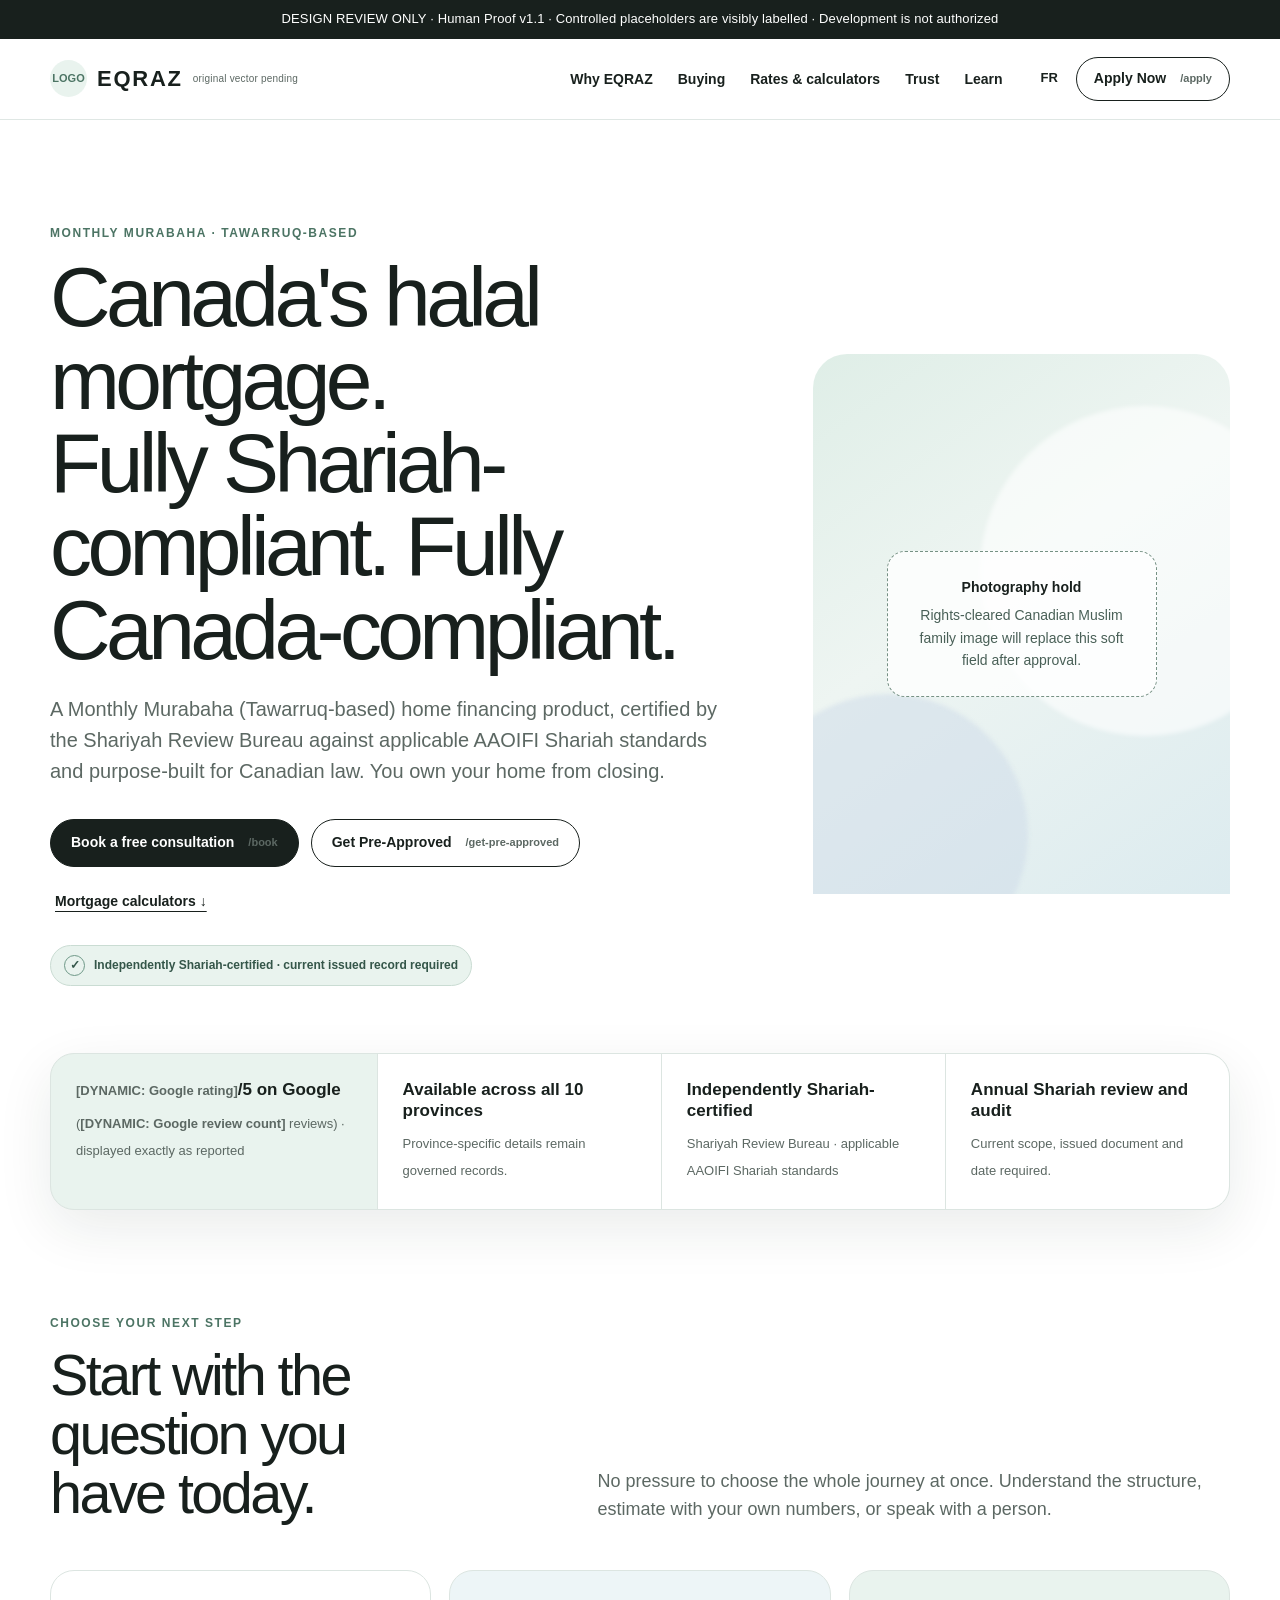
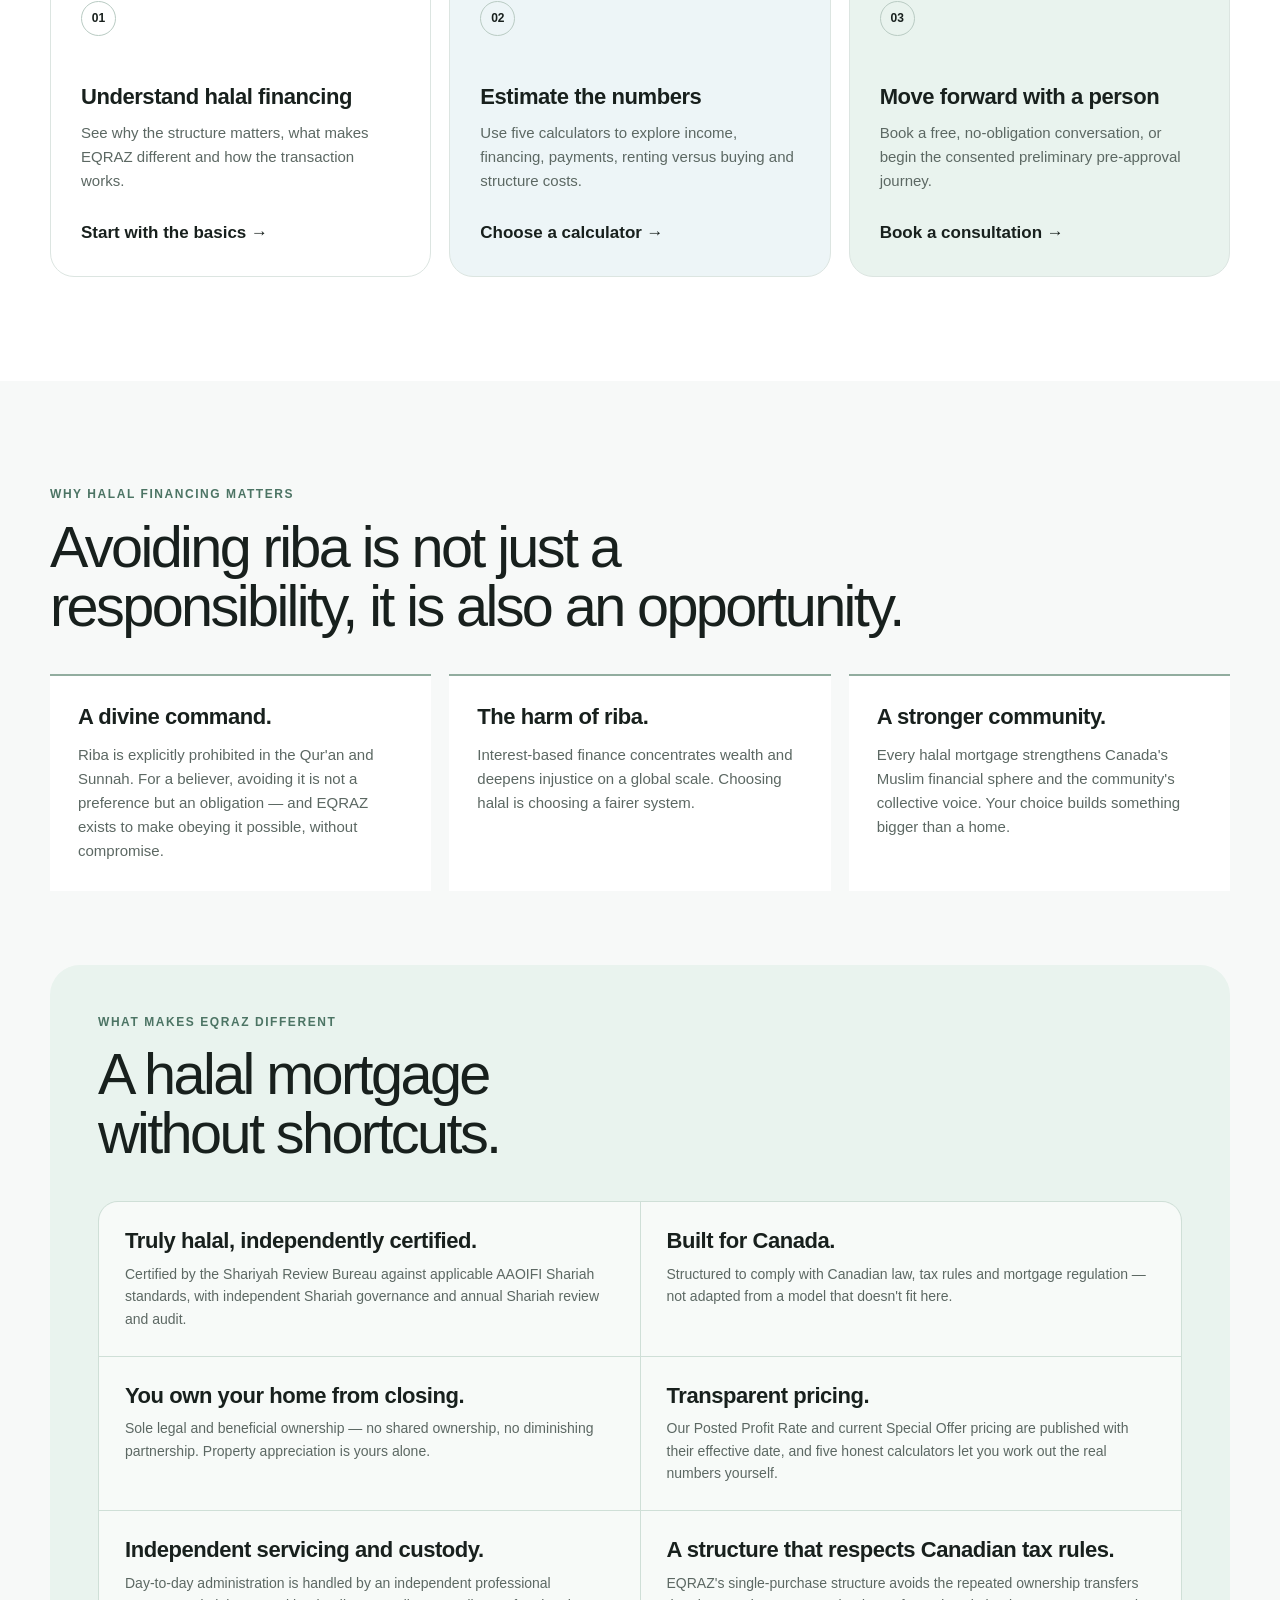
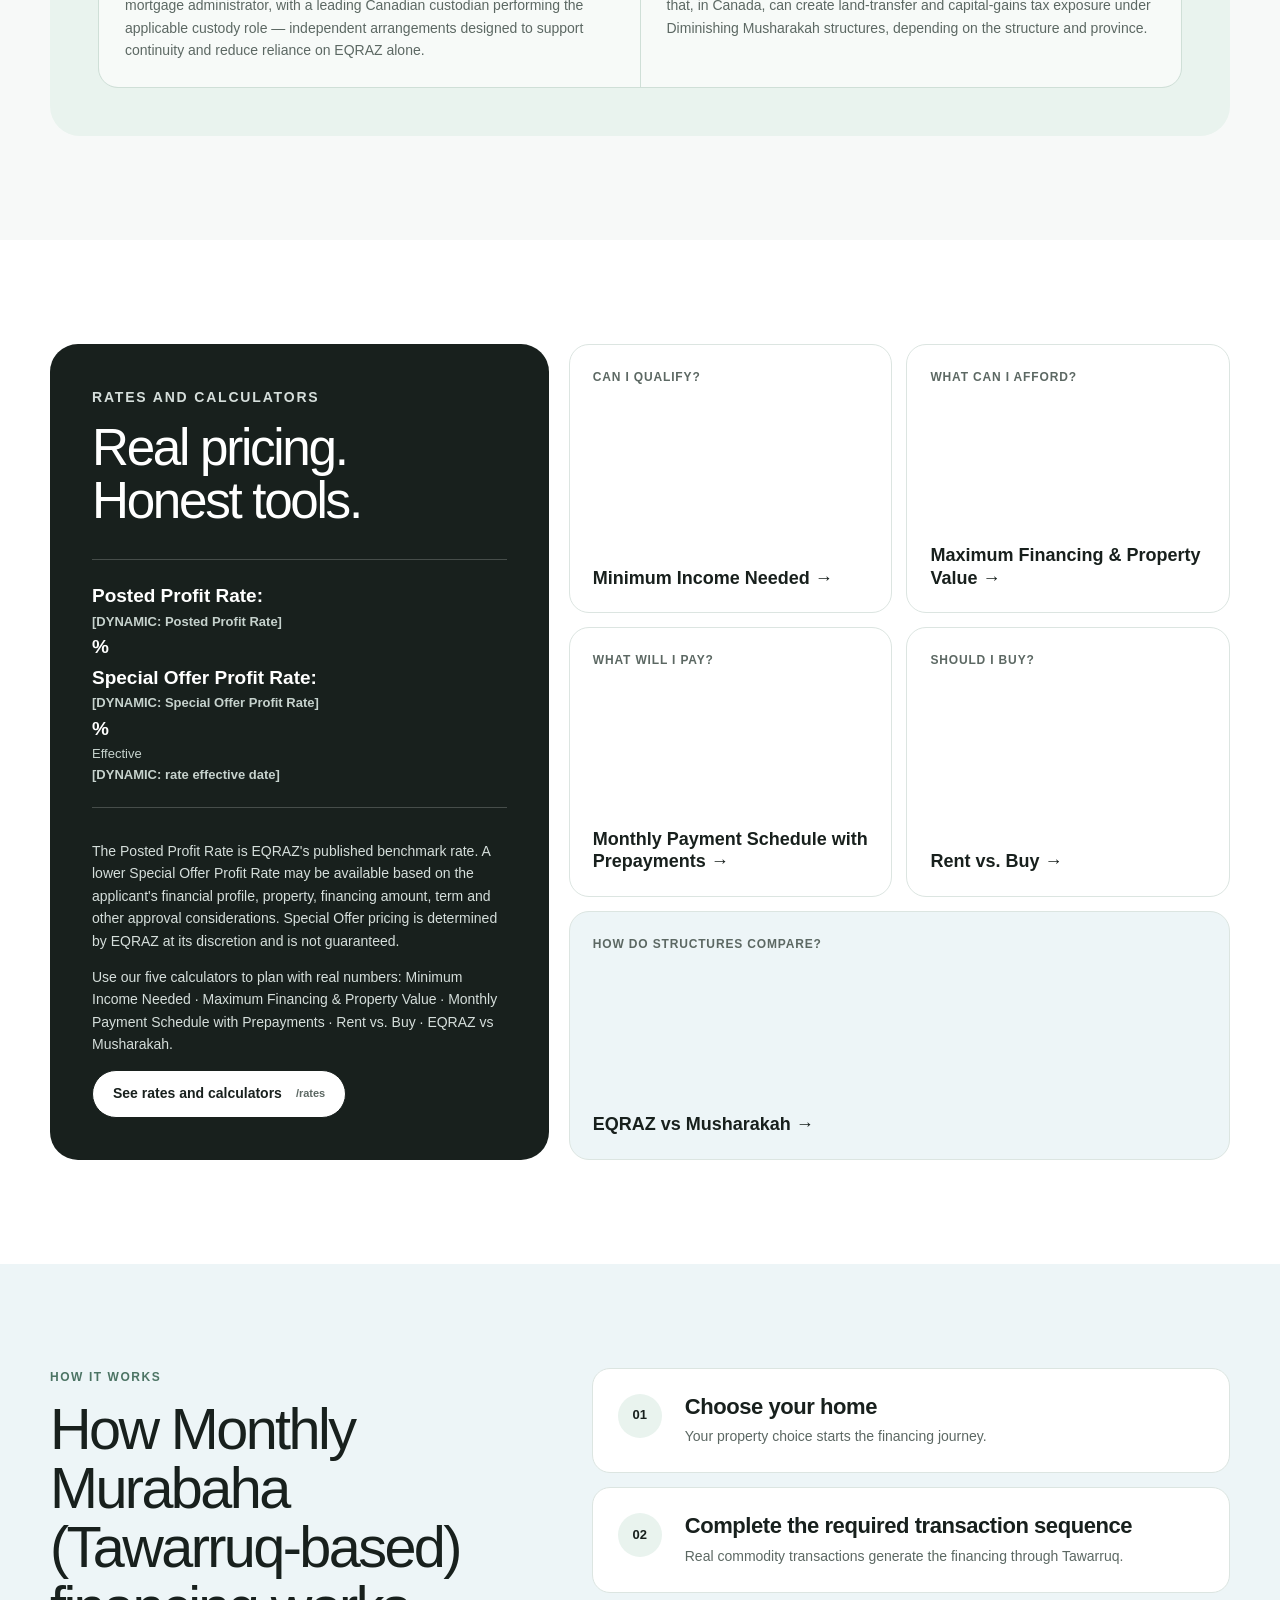
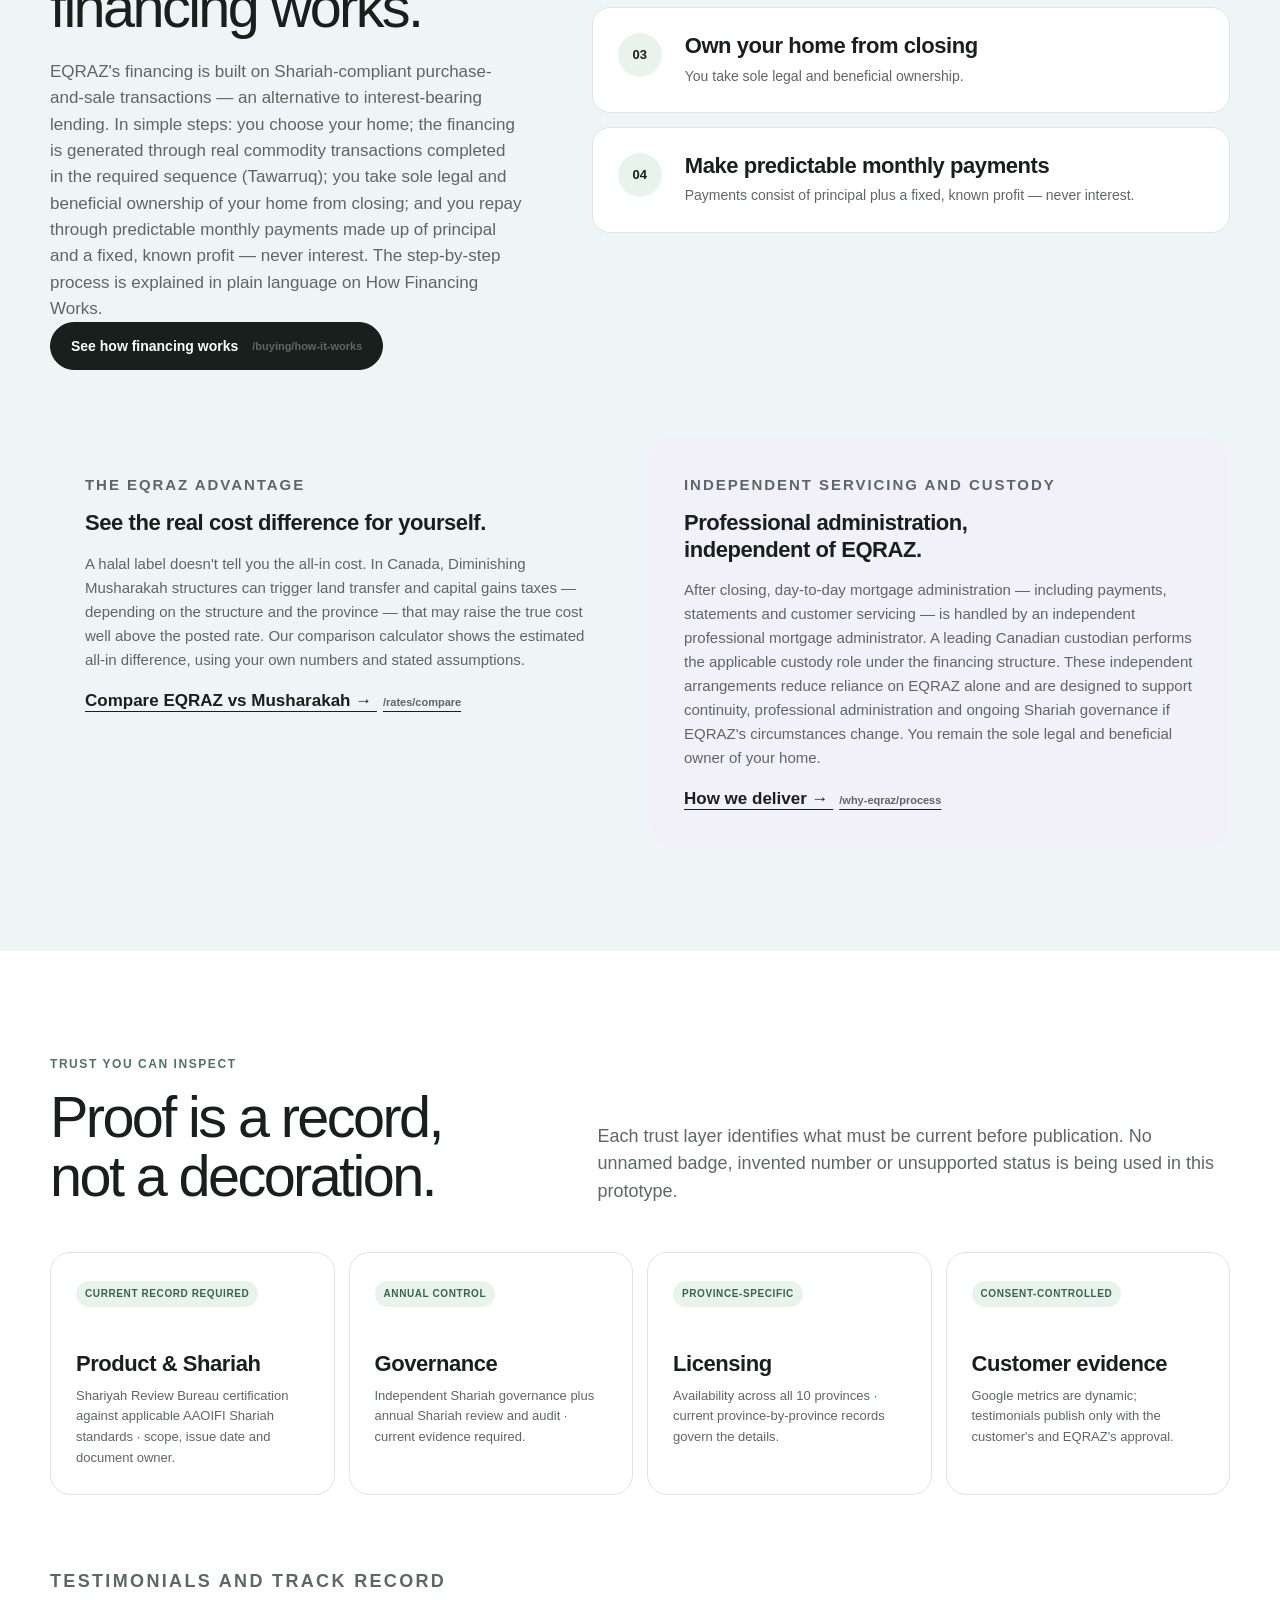
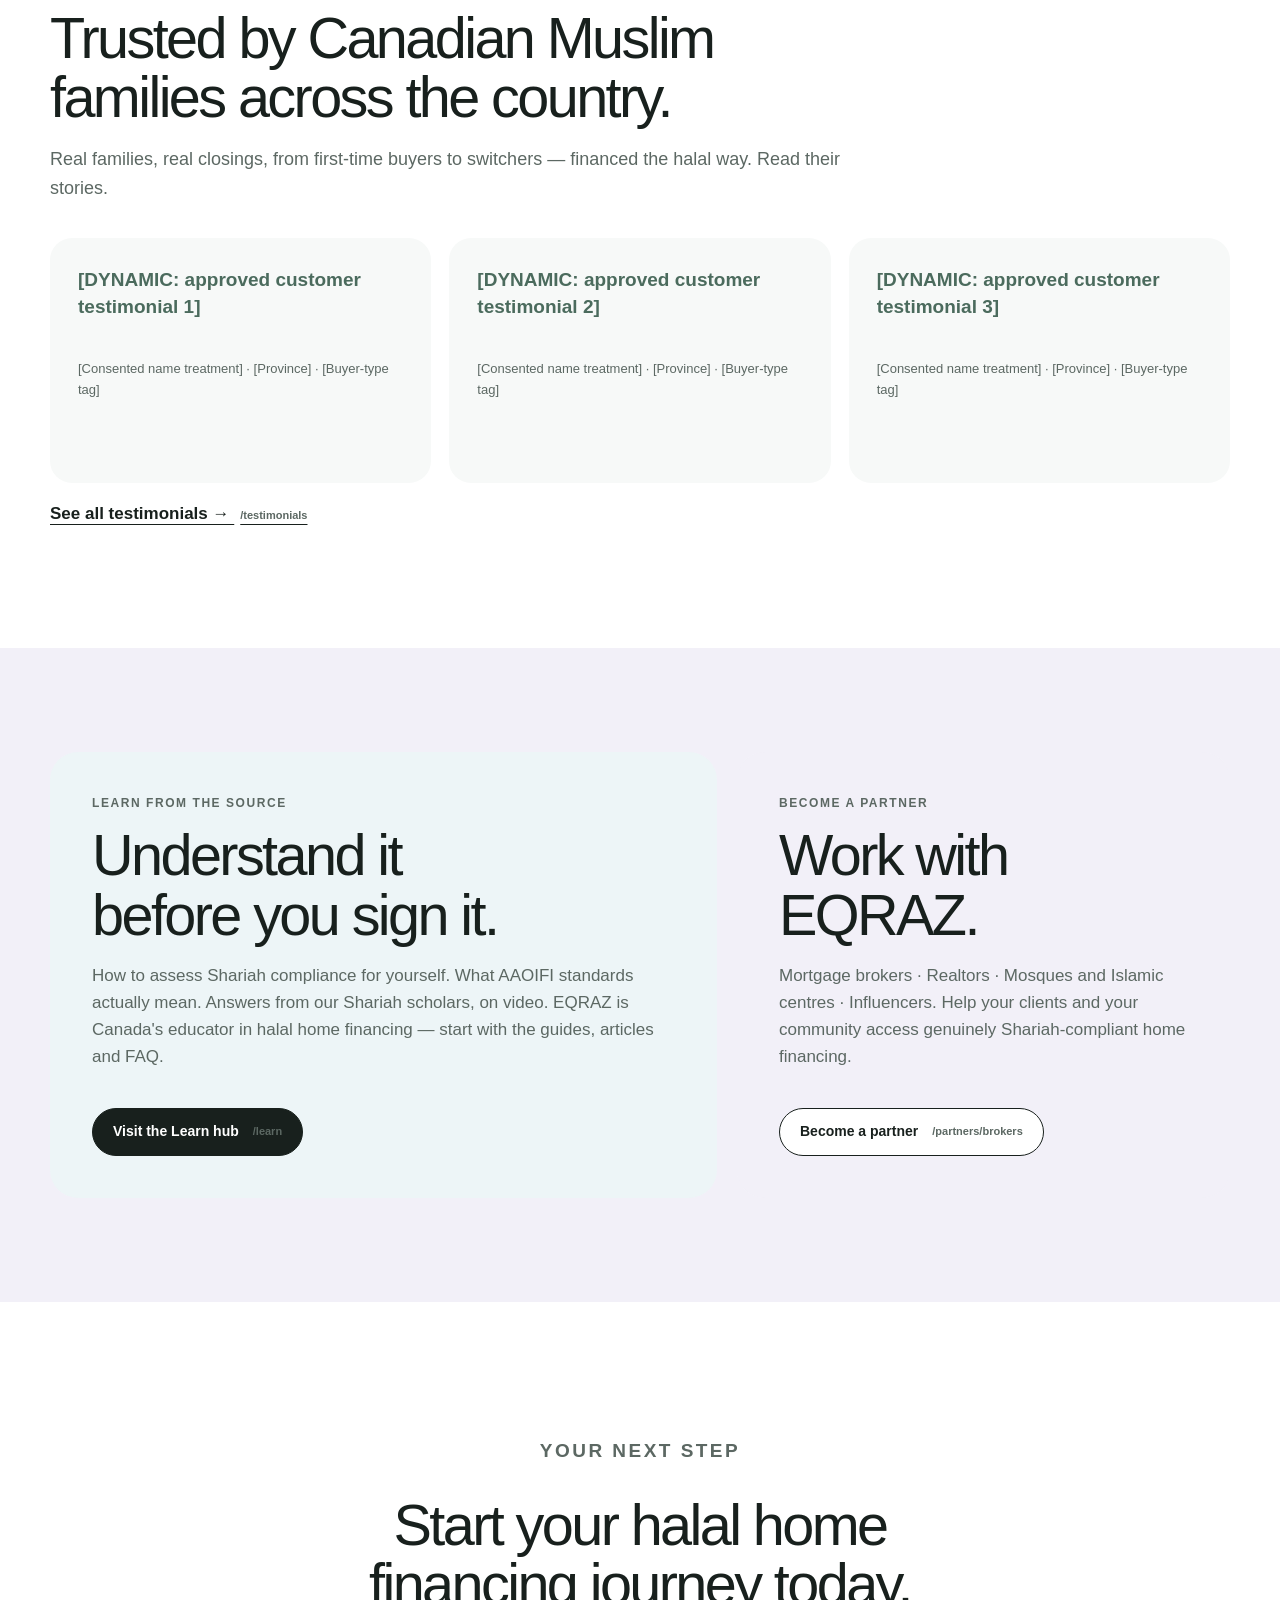
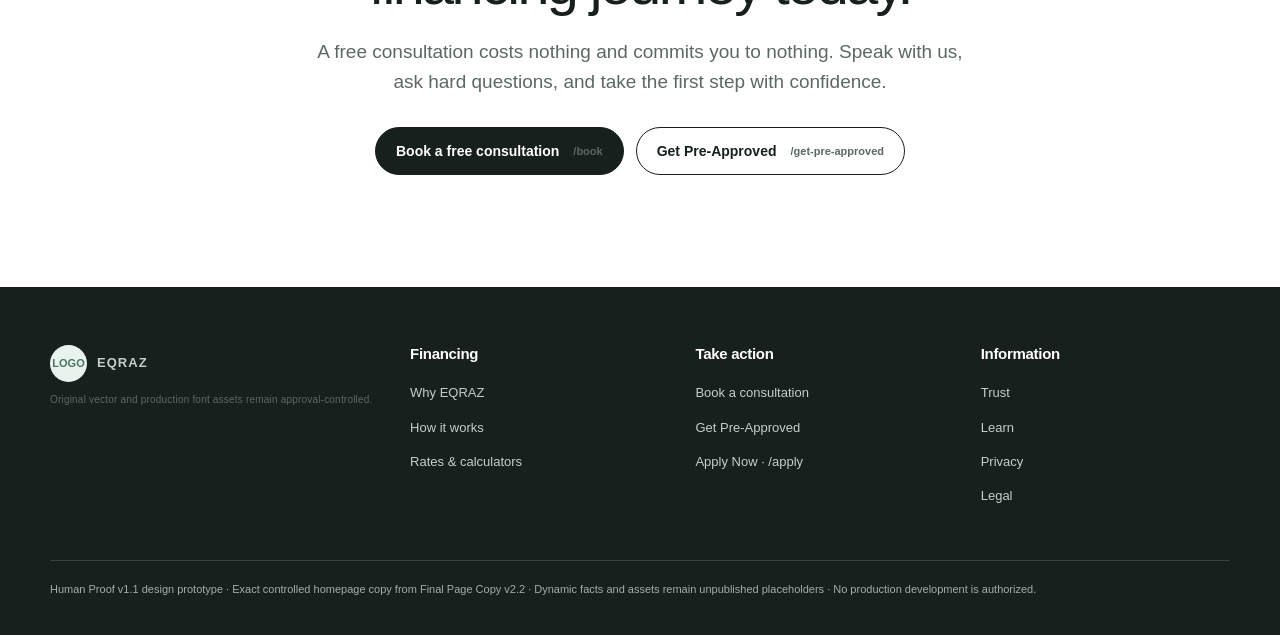
<file: human-proof-v1.1.html>
<!doctype html>
<html lang="en">
<head>
  <meta charset="utf-8">
  <meta name="viewport" content="width=device-width, initial-scale=1">
  <meta name="color-scheme" content="light">
  <title>EQRAZ — Human Proof v1.1 Homepage Review</title>
  <style>
    :root {
      --ink: #18201d;
      --muted: #5c6863;
      --line: #dce5e1;
      --sage: #e9f3ee;
      --sage-strong: #4c7464;
      --mist: #edf5f7;
      --lilac: #f2f0f8;
      --navy: #16324a;
      --white: #fff;
      --soft: #f7f9f8;
      --max: 1180px;
      --radius: 24px;
      --shadow: 0 18px 55px rgba(26, 45, 37, .09);
      --font: "WNTL Text", "Helvetica Neue", Helvetica, Arial, sans-serif;
    }

    * { box-sizing: border-box; }
    html { scroll-behavior: smooth; }
    body {
      margin: 0;
      color: var(--ink);
      background: var(--white);
      font-family: var(--font);
      font-size: 17px;
      line-height: 1.6;
      -webkit-font-smoothing: antialiased;
    }
    a { color: inherit; }
    button, a { -webkit-tap-highlight-color: transparent; }
    :focus-visible { outline: 3px solid #287e62; outline-offset: 4px; border-radius: 5px; }
    .skip-link { position: fixed; left: 16px; top: -80px; z-index: 100; padding: 12px 18px; color: #fff; background: var(--ink); }
    .skip-link:focus { top: 16px; }
    .wrap { width: min(calc(100% - 48px), var(--max)); margin-inline: auto; }
    .review-bar { background: var(--ink); color: #fff; font-size: 13px; text-align: center; padding: 9px 16px; letter-spacing: .01em; }

    header { position: sticky; top: 0; z-index: 30; background: rgba(255,255,255,.96); border-bottom: 1px solid rgba(220,229,225,.9); backdrop-filter: blur(12px); }
    .header-row { min-height: 80px; display: flex; align-items: center; gap: 30px; }
    .brand { display: inline-flex; align-items: center; gap: 10px; text-decoration: none; font-size: 22px; font-weight: 800; letter-spacing: .08em; }
    .brand-mark { width: 37px; height: 37px; display: grid; place-items: center; border-radius: 50%; background: var(--sage); color: var(--sage-strong); font-size: 11px; letter-spacing: 0; }
    .asset-note { color: var(--muted); font-size: 10px; letter-spacing: .02em; font-weight: 500; }
    nav { margin-left: auto; }
    nav ul { list-style: none; display: flex; align-items: center; gap: 25px; margin: 0; padding: 0; }
    nav a { text-decoration: none; font-size: 14px; font-weight: 650; }
    nav a:hover { color: var(--sage-strong); }
    .header-actions { display: flex; align-items: center; gap: 10px; }
    .lang { min-height: 44px; display: inline-flex; align-items: center; padding: 0 8px; font-size: 13px; font-weight: 700; text-decoration: none; }
    .menu-toggle { display: none; width: 46px; height: 46px; border: 1px solid var(--line); background: #fff; border-radius: 12px; font: inherit; cursor: pointer; }

    .button { min-height: 48px; display: inline-flex; align-items: center; justify-content: center; gap: 8px; padding: 12px 20px; border: 1px solid var(--ink); border-radius: 999px; text-decoration: none; font-size: 14px; font-weight: 750; line-height: 1.2; transition: transform .18s ease, box-shadow .18s ease, background .18s ease; }
    .button:hover { transform: translateY(-2px); box-shadow: 0 10px 22px rgba(24,32,29,.12); }
    .button.primary { color: #fff; background: var(--ink); }
    .button.secondary { color: var(--ink); background: #fff; }
    .button.soft { border-color: #c7d8d0; background: var(--sage); }
    .button.small { min-height: 44px; padding: 10px 17px; }
    .route { margin-left: 6px; color: var(--muted); font-size: 11px; font-weight: 600; }

    main { overflow: hidden; }
    .section { padding: 104px 0; }
    .section.soft { background: var(--soft); }
    .section.mist { background: var(--mist); }
    .section.lilac { background: var(--lilac); }
    .kicker { margin: 0 0 13px; color: var(--sage-strong); font-size: 12px; font-weight: 800; letter-spacing: .13em; text-transform: uppercase; }
    h1, h2, h3 { text-wrap: balance; }
    h1 { max-width: 850px; margin: 0; font-size: clamp(50px, 6.7vw, 84px); font-weight: 520; line-height: .99; letter-spacing: -.055em; }
    h2 { margin: 0; font-size: clamp(38px, 4.5vw, 60px); font-weight: 530; line-height: 1.03; letter-spacing: -.045em; }
    h3 { margin: 0; font-size: 22px; font-weight: 680; line-height: 1.2; letter-spacing: -.02em; }
    .lede { max-width: 760px; margin: 22px 0 0; color: var(--muted); font-size: 20px; line-height: 1.55; }
    .section-head { display: grid; grid-template-columns: minmax(0, .85fr) minmax(0, 1.15fr); gap: 80px; align-items: end; margin-bottom: 46px; }
    .section-head .lede { margin: 0; font-size: 18px; }

    .hero { padding: 74px 0 0; background: #fff; }
    .hero-grid { display: grid; grid-template-columns: minmax(0, 1.25fr) minmax(340px, .75fr); gap: 68px; align-items: center; }
    .hero-copy { padding: 30px 0 68px; }
    .hero-copy .lede { max-width: 780px; }
    .hero-actions { display: flex; flex-wrap: wrap; gap: 12px; margin-top: 32px; align-items: center; }
    .quick-link { display: inline-flex; min-height: 44px; align-items: center; padding: 8px 5px; font-size: 14px; font-weight: 750; text-underline-offset: 5px; }
    .badge { display: inline-flex; align-items: center; gap: 9px; margin-top: 22px; padding: 9px 13px; border: 1px solid #cadcd3; border-radius: 999px; background: var(--sage); color: #345649; font-size: 12px; font-weight: 750; }
    .badge-icon { width: 21px; height: 21px; display: grid; place-items: center; border: 1px solid #6f9988; border-radius: 50%; }
    .hero-visual { position: relative; min-height: 540px; border-radius: 34px 34px 0 0; overflow: hidden; background: linear-gradient(145deg, #dfeee7 0%, #eef5f2 43%, #dcebef 100%); }
    .photo-field { position: absolute; inset: 0; display: grid; place-items: center; padding: 40px; text-align: center; }
    .photo-field::before, .photo-field::after { content: ""; position: absolute; border-radius: 50%; filter: blur(2px); }
    .photo-field::before { width: 330px; height: 330px; top: 52px; right: -80px; background: rgba(255,255,255,.6); }
    .photo-field::after { width: 280px; height: 280px; bottom: -80px; left: -65px; background: rgba(207,221,233,.55); }
    .photo-placeholder { position: relative; z-index: 2; max-width: 270px; padding: 24px; border: 1px dashed #769184; border-radius: 18px; background: rgba(255,255,255,.78); color: #496057; font-size: 14px; }
    .photo-placeholder strong { display: block; margin-bottom: 6px; color: var(--ink); }

    .proof-ribbon { position: relative; z-index: 5; display: grid; grid-template-columns: 1.15fr repeat(3, 1fr); gap: 1px; margin-top: -1px; border: 1px solid var(--line); border-radius: 24px; overflow: hidden; background: var(--line); box-shadow: var(--shadow); }
    .proof-ribbon > div { min-height: 138px; padding: 25px; background: #fff; }
    .proof-ribbon > div:first-child { background: var(--sage); }
    .proof-ribbon strong { display: block; margin-bottom: 8px; font-size: 17px; line-height: 1.25; }
    .proof-ribbon span { color: var(--muted); font-size: 13px; line-height: 1.45; }
    .dynamic { display: inline; color: #376451; font-weight: 800; }

    .intent-grid { display: grid; grid-template-columns: repeat(3, 1fr); gap: 18px; }
    .intent-card { position: relative; min-height: 260px; padding: 30px; border: 1px solid var(--line); border-radius: var(--radius); background: #fff; text-decoration: none; transition: transform .18s ease, box-shadow .18s ease; }
    .intent-card:nth-child(2) { background: var(--mist); }
    .intent-card:nth-child(3) { background: var(--sage); }
    .intent-card:hover { transform: translateY(-4px); box-shadow: var(--shadow); }
    .step-number { display: grid; width: 35px; height: 35px; place-items: center; margin-bottom: 48px; border: 1px solid #b9cbc3; border-radius: 50%; font-size: 12px; font-weight: 800; }
    .intent-card p { margin: 11px 0 26px; color: var(--muted); font-size: 15px; }
    .text-link { font-weight: 800; text-underline-offset: 5px; }

    .belief-grid { display: grid; grid-template-columns: repeat(3, 1fr); gap: 18px; margin-top: 38px; }
    .belief { padding: 28px; border-top: 2px solid #92ad9f; background: #fff; }
    .belief p { margin: 12px 0 0; color: var(--muted); font-size: 15px; }
    .difference { margin-top: 74px; padding: 48px; border-radius: 30px; background: var(--sage); }
    .difference h2 { max-width: 750px; }
    .difference-grid { display: grid; grid-template-columns: repeat(2, 1fr); gap: 1px; margin-top: 38px; overflow: hidden; border: 1px solid #cfdfd7; border-radius: 20px; background: #cfdfd7; }
    .difference-item { padding: 26px; background: rgba(255,255,255,.84); }
    .difference-item p { margin: 8px 0 0; color: var(--muted); font-size: 14px; }

    .rates-panel { display: grid; grid-template-columns: .86fr 1.14fr; gap: 20px; }
    .rate-summary { padding: 42px; border-radius: 28px; color: #fff; background: var(--ink); }
    .rate-summary h2 { font-size: clamp(38px, 4vw, 52px); }
    .rate-line { margin: 32px 0; padding: 21px 0; border-top: 1px solid rgba(255,255,255,.2); border-bottom: 1px solid rgba(255,255,255,.2); }
    .rate-line strong { display: block; font-size: 19px; }
    .rate-line span { display: block; color: #c6d2cd; font-size: 13px; }
    .rate-summary p { color: #d5dedb; font-size: 14px; }
    .calculators { display: grid; grid-template-columns: repeat(2, 1fr); gap: 14px; }
    .calculator { min-height: 150px; display: flex; flex-direction: column; justify-content: space-between; padding: 23px; border: 1px solid var(--line); border-radius: 20px; background: #fff; text-decoration: none; }
    .calculator:last-child { grid-column: 1 / -1; min-height: 130px; background: var(--mist); }
    .calculator span { color: var(--muted); font-size: 12px; font-weight: 750; letter-spacing: .07em; text-transform: uppercase; }
    .calculator strong { max-width: 310px; font-size: 18px; line-height: 1.25; }

    .process-shell { display: grid; grid-template-columns: .85fr 1.15fr; gap: 70px; align-items: start; }
    .process-intro { position: sticky; top: 124px; }
    .process-intro .lede { font-size: 17px; }
    .process-list { display: grid; gap: 14px; }
    .process-step { display: grid; grid-template-columns: 48px 1fr; gap: 19px; padding: 25px; border: 1px solid var(--line); border-radius: 18px; background: #fff; }
    .process-step b { display: grid; width: 44px; height: 44px; place-items: center; border-radius: 50%; background: var(--sage); font-size: 13px; }
    .process-step p { margin: 5px 0 0; color: var(--muted); font-size: 14px; }
    .story-grid { display: grid; grid-template-columns: repeat(2, 1fr); gap: 18px; margin-top: 68px; }
    .story-card { padding: 35px; border-radius: 24px; background: var(--mist); }
    .story-card:nth-child(2) { background: var(--lilac); }
    .story-card p { color: var(--muted); font-size: 15px; }

    .trust-grid { display: grid; grid-template-columns: repeat(4, 1fr); gap: 14px; margin-bottom: 72px; }
    .record { min-height: 210px; padding: 25px; border: 1px solid var(--line); border-radius: 20px; background: #fff; }
    .record .status { display: inline-flex; margin-bottom: 44px; padding: 5px 9px; border-radius: 999px; background: var(--sage); color: #376451; font-size: 10px; font-weight: 800; letter-spacing: .06em; text-transform: uppercase; }
    .record p { margin: 8px 0 0; color: var(--muted); font-size: 13px; }
    .testimonials-head { max-width: 820px; margin-bottom: 35px; }
    .testimonials-head p { color: var(--muted); font-size: 18px; }
    .testimonial-grid { display: grid; grid-template-columns: repeat(3, 1fr); gap: 18px; }
    .testimonial { min-height: 245px; padding: 28px; border-radius: 22px; background: var(--soft); }
    .testimonial blockquote { margin: 0 0 38px; font-size: 19px; line-height: 1.45; }
    .testimonial footer { color: var(--muted); font-size: 13px; }
    .placeholder-label { color: #4b6b5d; font-weight: 750; }

    .learn-grid { display: grid; grid-template-columns: 1.15fr .85fr; gap: 20px; }
    .learn-card { min-height: 410px; padding: 42px; border-radius: 28px; background: #fff; }
    .learn-card:first-child { background: var(--mist); }
    .learn-card:last-child { background: var(--lilac); }
    .learn-card p { max-width: 660px; color: var(--muted); }
    .learn-card .button { margin-top: 20px; }

    .final-cta { padding: 112px 0; text-align: center; }
    .final-cta h2 { max-width: 840px; margin-inline: auto; }
    .final-cta p { max-width: 680px; margin: 22px auto 30px; color: var(--muted); font-size: 19px; }
    .final-actions { display: flex; justify-content: center; flex-wrap: wrap; gap: 12px; }

    footer.site-footer { padding: 58px 0 36px; color: #dce4e0; background: var(--ink); }
    .footer-grid { display: grid; grid-template-columns: 1.3fr repeat(3, 1fr); gap: 36px; }
    .footer-grid h3 { color: #fff; font-size: 15px; }
    .footer-grid ul { list-style: none; margin: 15px 0 0; padding: 0; }
    .footer-grid li { margin: 7px 0; }
    .footer-grid a { color: #c3cfca; font-size: 13px; text-decoration: none; }
    .footer-note { margin-top: 45px; padding-top: 20px; border-top: 1px solid rgba(255,255,255,.15); color: #9fb0a9; font-size: 11px; }

    @media (max-width: 1000px) {
      nav { display: none; position: absolute; top: 80px; left: 0; right: 0; margin: 0; padding: 16px 24px 24px; background: #fff; border-bottom: 1px solid var(--line); }
      nav.open { display: block; }
      nav ul { align-items: stretch; flex-direction: column; gap: 5px; }
      nav a { display: flex; min-height: 46px; align-items: center; padding: 0 8px; }
      .menu-toggle { display: block; }
      .header-actions .button { display: none; }
      .hero-grid, .section-head, .rates-panel, .process-shell, .learn-grid { grid-template-columns: 1fr; }
      .hero { padding-top: 34px; }
      .hero-copy { padding-bottom: 35px; }
      .hero-visual { min-height: 380px; border-radius: 28px; }
      .proof-ribbon, .trust-grid { grid-template-columns: repeat(2, 1fr); }
      .process-intro { position: static; }
      .section-head { gap: 20px; }
      .intent-grid, .belief-grid, .testimonial-grid { grid-template-columns: 1fr; }
      .intent-card { min-height: 220px; }
      .step-number { margin-bottom: 35px; }
      .footer-grid { grid-template-columns: repeat(2, 1fr); }
    }

    @media (max-width: 640px) {
      .wrap { width: min(calc(100% - 32px), var(--max)); }
      .review-bar { font-size: 11px; }
      .header-row { min-height: 70px; gap: 12px; }
      .brand { font-size: 18px; }
      .brand-mark { width: 33px; height: 33px; }
      nav { top: 70px; }
      .lang { margin-left: auto; }
      .section { padding: 76px 0; }
      h1 { font-size: clamp(43px, 14vw, 62px); }
      h2 { font-size: 38px; }
      .lede { font-size: 17px; }
      .hero-actions { align-items: stretch; flex-direction: column; }
      .hero-actions .button { width: 100%; }
      .quick-link { justify-content: center; }
      .hero-visual { min-height: 310px; }
      .proof-ribbon, .difference-grid, .calculators, .trust-grid, .story-grid, .footer-grid { grid-template-columns: 1fr; }
      .proof-ribbon { margin-top: 16px; }
      .proof-ribbon > div { min-height: 0; }
      .difference { margin-top: 56px; padding: 30px 22px; }
      .calculator:last-child { grid-column: auto; }
      .rate-summary, .learn-card { padding: 30px 24px; }
      .process-step { grid-template-columns: 40px 1fr; padding: 20px 17px; }
      .process-step b { width: 38px; height: 38px; }
      .final-cta { padding: 82px 0; }
      .final-actions { align-items: stretch; flex-direction: column; }
      .footer-grid { gap: 24px; }
    }

    @media (prefers-reduced-motion: reduce) {
      html { scroll-behavior: auto; }
      *, *::before, *::after { transition: none !important; animation: none !important; }
    }
  </style>
</head>
<body>
  <a class="skip-link" href="#main">Skip to main content</a>
  <div class="review-bar">DESIGN REVIEW ONLY · Human Proof v1.1 · Controlled placeholders are visibly labelled · Development is not authorized</div>
  <header>
    <div class="wrap header-row">
      <a class="brand" href="#top" aria-label="EQRAZ homepage">
        <span class="brand-mark" aria-hidden="true">LOGO</span>
        EQRAZ <span class="asset-note">original vector pending</span>
      </a>
      <nav id="site-nav" aria-label="Primary navigation">
        <ul>
          <li><a href="#product">Why EQRAZ</a></li>
          <li><a href="#process">Buying</a></li>
          <li><a href="#rates">Rates &amp; calculators</a></li>
          <li><a href="#trust">Trust</a></li>
          <li><a href="#learn">Learn</a></li>
        </ul>
      </nav>
      <div class="header-actions">
        <a class="lang" href="#" aria-label="French language version">FR</a>
        <a class="button secondary small" href="#route-apply">Apply Now <span class="route">/apply</span></a>
        <button class="menu-toggle" type="button" aria-expanded="false" aria-controls="site-nav" aria-label="Open navigation menu">☰</button>
      </div>
    </div>
  </header>

  <main id="main">
    <section class="hero" id="top" data-wf-block="1">
      <div class="wrap hero-grid">
        <div class="hero-copy">
          <p class="kicker">Monthly Murabaha · Tawarruq-based</p>
          <h1>Canada's halal mortgage. Fully Shariah-compliant. Fully Canada-compliant.</h1>
          <p class="lede">A Monthly Murabaha (Tawarruq-based) home financing product, certified by the Shariyah Review Bureau against applicable AAOIFI Shariah standards and purpose-built for Canadian law. You own your home from closing.</p>
          <div class="hero-actions">
            <a class="button primary" href="#route-book">Book a free consultation <span class="route">/book</span></a>
            <a class="button secondary" href="#route-preapproved">Get Pre-Approved <span class="route">/get-pre-approved</span></a>
            <a class="quick-link" href="#rates">Mortgage calculators ↓</a>
          </div>
          <div class="badge"><span class="badge-icon" aria-hidden="true">✓</span> Independently Shariah-certified · current issued record required</div>
        </div>
        <div class="hero-visual" role="img" aria-label="Placeholder for rights-cleared photography of a Canadian Muslim family at home">
          <div class="photo-field">
            <div class="photo-placeholder"><strong>Photography hold</strong>Rights-cleared Canadian Muslim family image will replace this soft field after approval.</div>
          </div>
        </div>
      </div>
      <div class="wrap proof-ribbon" aria-label="Current trust summary">
        <div><strong><span class="dynamic">[DYNAMIC: Google rating]</span>/5 on Google</strong><span>(<span class="dynamic">[DYNAMIC: Google review count]</span> reviews) · displayed exactly as reported</span></div>
        <div><strong>Available across all 10 provinces</strong><span>Province-specific details remain governed records.</span></div>
        <div><strong>Independently Shariah-certified</strong><span>Shariyah Review Bureau · applicable AAOIFI Shariah standards</span></div>
        <div><strong>Annual Shariah review and audit</strong><span>Current scope, issued document and date required.</span></div>
      </div>
    </section>

    <section class="section" data-wf-block="2" aria-labelledby="choose-heading">
      <div class="wrap">
        <div class="section-head">
          <div><p class="kicker">Choose your next step</p><h2 id="choose-heading">Start with the question you have today.</h2></div>
          <p class="lede">No pressure to choose the whole journey at once. Understand the structure, estimate with your own numbers, or speak with a person.</p>
        </div>
        <div class="intent-grid">
          <a class="intent-card" href="#product"><span class="step-number">01</span><h3>Understand halal financing</h3><p>See why the structure matters, what makes EQRAZ different and how the transaction works.</p><span class="text-link">Start with the basics →</span></a>
          <a class="intent-card" href="#rates"><span class="step-number">02</span><h3>Estimate the numbers</h3><p>Use five calculators to explore income, financing, payments, renting versus buying and structure costs.</p><span class="text-link">Choose a calculator →</span></a>
          <a class="intent-card" href="#route-book"><span class="step-number">03</span><h3>Move forward with a person</h3><p>Book a free, no-obligation conversation, or begin the consented preliminary pre-approval journey.</p><span class="text-link">Book a consultation →</span></a>
        </div>
      </div>
    </section>

    <section class="section soft" id="product" data-wf-block="3" aria-labelledby="halal-heading">
      <div class="wrap">
        <p class="kicker">Why halal financing matters</p>
        <h2 id="halal-heading">Avoiding riba is not just a responsibility, it is also an opportunity.</h2>
        <div class="belief-grid">
          <article class="belief"><h3>A divine command.</h3><p>Riba is explicitly prohibited in the Qur'an and Sunnah. For a believer, avoiding it is not a preference but an obligation — and EQRAZ exists to make obeying it possible, without compromise.</p></article>
          <article class="belief"><h3>The harm of riba.</h3><p>Interest-based finance concentrates wealth and deepens injustice on a global scale. Choosing halal is choosing a fairer system.</p></article>
          <article class="belief"><h3>A stronger community.</h3><p>Every halal mortgage strengthens Canada's Muslim financial sphere and the community's collective voice. Your choice builds something bigger than a home.</p></article>
        </div>
        <div class="difference">
          <p class="kicker">What makes EQRAZ different</p>
          <h2>A halal mortgage without shortcuts.</h2>
          <div class="difference-grid">
            <article class="difference-item"><h3>Truly halal, independently certified.</h3><p>Certified by the Shariyah Review Bureau against applicable AAOIFI Shariah standards, with independent Shariah governance and annual Shariah review and audit.</p></article>
            <article class="difference-item"><h3>Built for Canada.</h3><p>Structured to comply with Canadian law, tax rules and mortgage regulation — not adapted from a model that doesn't fit here.</p></article>
            <article class="difference-item"><h3>You own your home from closing.</h3><p>Sole legal and beneficial ownership — no shared ownership, no diminishing partnership. Property appreciation is yours alone.</p></article>
            <article class="difference-item"><h3>Transparent pricing.</h3><p>Our Posted Profit Rate and current Special Offer pricing are published with their effective date, and five honest calculators let you work out the real numbers yourself.</p></article>
            <article class="difference-item"><h3>Independent servicing and custody.</h3><p>Day-to-day administration is handled by an independent professional mortgage administrator, with a leading Canadian custodian performing the applicable custody role — independent arrangements designed to support continuity and reduce reliance on EQRAZ alone.</p></article>
            <article class="difference-item"><h3>A structure that respects Canadian tax rules.</h3><p>EQRAZ's single-purchase structure avoids the repeated ownership transfers that, in Canada, can create land-transfer and capital-gains tax exposure under Diminishing Musharakah structures, depending on the structure and province.</p></article>
          </div>
        </div>
      </div>
    </section>

    <section class="section" id="rates" data-wf-block="4" aria-labelledby="rates-heading">
      <div class="wrap rates-panel">
        <div class="rate-summary">
          <p class="kicker">Rates and calculators</p>
          <h2 id="rates-heading">Real pricing. Honest tools.</h2>
          <div class="rate-line">
            <strong>Posted Profit Rate: <span class="dynamic">[DYNAMIC: Posted Profit Rate]</span>%</strong>
            <strong>Special Offer Profit Rate: <span class="dynamic">[DYNAMIC: Special Offer Profit Rate]</span>%</strong>
            <span>Effective <span class="dynamic">[DYNAMIC: rate effective date]</span></span>
          </div>
          <p>The Posted Profit Rate is EQRAZ's published benchmark rate. A lower Special Offer Profit Rate may be available based on the applicant's financial profile, property, financing amount, term and other approval considerations. Special Offer pricing is determined by EQRAZ at its discretion and is not guaranteed.</p>
          <p>Use our five calculators to plan with real numbers: Minimum Income Needed · Maximum Financing &amp; Property Value · Monthly Payment Schedule with Prepayments · Rent vs. Buy · EQRAZ vs Musharakah.</p>
          <a class="button secondary" href="#rates">See rates and calculators <span class="route">/rates</span></a>
        </div>
        <div class="calculators" aria-label="Five mortgage calculators">
          <a class="calculator" href="#rates"><span>Can I qualify?</span><strong>Minimum Income Needed →</strong></a>
          <a class="calculator" href="#rates"><span>What can I afford?</span><strong>Maximum Financing &amp; Property Value →</strong></a>
          <a class="calculator" href="#rates"><span>What will I pay?</span><strong>Monthly Payment Schedule with Prepayments →</strong></a>
          <a class="calculator" href="#rates"><span>Should I buy?</span><strong>Rent vs. Buy →</strong></a>
          <a class="calculator" href="#rates"><span>How do structures compare?</span><strong>EQRAZ vs Musharakah →</strong></a>
        </div>
      </div>
    </section>

    <section class="section mist" id="process" data-wf-block="5" aria-labelledby="process-heading">
      <div class="wrap">
        <div class="process-shell">
          <div class="process-intro">
            <p class="kicker">How it works</p>
            <h2 id="process-heading">How Monthly Murabaha (Tawarruq-based) financing works.</h2>
            <p class="lede">EQRAZ's financing is built on Shariah-compliant purchase-and-sale transactions — an alternative to interest-bearing lending. In simple steps: you choose your home; the financing is generated through real commodity transactions completed in the required sequence (Tawarruq); you take sole legal and beneficial ownership of your home from closing; and you repay through predictable monthly payments made up of principal and a fixed, known profit — never interest. The step-by-step process is explained in plain language on How Financing Works.</p>
            <a class="button primary" href="#process">See how financing works <span class="route">/buying/how-it-works</span></a>
          </div>
          <div class="process-list" aria-label="Process overview">
            <article class="process-step"><b>01</b><div><h3>Choose your home</h3><p>Your property choice starts the financing journey.</p></div></article>
            <article class="process-step"><b>02</b><div><h3>Complete the required transaction sequence</h3><p>Real commodity transactions generate the financing through Tawarruq.</p></div></article>
            <article class="process-step"><b>03</b><div><h3>Own your home from closing</h3><p>You take sole legal and beneficial ownership.</p></div></article>
            <article class="process-step"><b>04</b><div><h3>Make predictable monthly payments</h3><p>Payments consist of principal plus a fixed, known profit — never interest.</p></div></article>
          </div>
        </div>
        <div class="story-grid">
          <article class="story-card">
            <p class="kicker">The EQRAZ advantage</p>
            <h3>See the real cost difference for yourself.</h3>
            <p>A halal label doesn't tell you the all-in cost. In Canada, Diminishing Musharakah structures can trigger land transfer and capital gains taxes — depending on the structure and the province — that may raise the true cost well above the posted rate. Our comparison calculator shows the estimated all-in difference, using your own numbers and stated assumptions.</p>
            <a class="text-link" href="#rates">Compare EQRAZ vs Musharakah → <span class="route">/rates/compare</span></a>
          </article>
          <article class="story-card">
            <p class="kicker">Independent servicing and custody</p>
            <h3>Professional administration, independent of EQRAZ.</h3>
            <p>After closing, day-to-day mortgage administration — including payments, statements and customer servicing — is handled by an independent professional mortgage administrator. A leading Canadian custodian performs the applicable custody role under the financing structure. These independent arrangements reduce reliance on EQRAZ alone and are designed to support continuity, professional administration and ongoing Shariah governance if EQRAZ's circumstances change. You remain the sole legal and beneficial owner of your home.</p>
            <a class="text-link" href="#trust">How we deliver → <span class="route">/why-eqraz/process</span></a>
          </article>
        </div>
      </div>
    </section>

    <section class="section" id="trust" data-wf-block="6" aria-labelledby="trust-heading">
      <div class="wrap">
        <div class="section-head">
          <div><p class="kicker">Trust you can inspect</p><h2 id="trust-heading">Proof is a record, not a decoration.</h2></div>
          <p class="lede">Each trust layer identifies what must be current before publication. No unnamed badge, invented number or unsupported status is being used in this prototype.</p>
        </div>
        <div class="trust-grid">
          <article class="record"><span class="status">Current record required</span><h3>Product &amp; Shariah</h3><p>Shariyah Review Bureau certification against applicable AAOIFI Shariah standards · scope, issue date and document owner.</p></article>
          <article class="record"><span class="status">Annual control</span><h3>Governance</h3><p>Independent Shariah governance plus annual Shariah review and audit · current evidence required.</p></article>
          <article class="record"><span class="status">Province-specific</span><h3>Licensing</h3><p>Availability across all 10 provinces · current province-by-province records govern the details.</p></article>
          <article class="record"><span class="status">Consent-controlled</span><h3>Customer evidence</h3><p>Google metrics are dynamic; testimonials publish only with the customer's and EQRAZ's approval.</p></article>
        </div>
        <div class="testimonials-head">
          <p class="kicker">Testimonials and track record</p>
          <h2>Trusted by Canadian Muslim families across the country.</h2>
          <p>Real families, real closings, from first-time buyers to switchers — financed the halal way. Read their stories.</p>
        </div>
        <div class="testimonial-grid">
          <article class="testimonial"><blockquote class="placeholder-label">[DYNAMIC: approved customer testimonial 1]</blockquote><footer>[Consented name treatment] · [Province] · [Buyer-type tag]</footer></article>
          <article class="testimonial"><blockquote class="placeholder-label">[DYNAMIC: approved customer testimonial 2]</blockquote><footer>[Consented name treatment] · [Province] · [Buyer-type tag]</footer></article>
          <article class="testimonial"><blockquote class="placeholder-label">[DYNAMIC: approved customer testimonial 3]</blockquote><footer>[Consented name treatment] · [Province] · [Buyer-type tag]</footer></article>
        </div>
        <p><a class="text-link" href="#trust">See all testimonials → <span class="route">/testimonials</span></a></p>
      </div>
    </section>

    <section class="section lilac" id="learn" data-wf-block="7" aria-label="Learning and partner routes">
      <div class="wrap learn-grid">
        <article class="learn-card">
          <p class="kicker">Learn from the source</p>
          <h2>Understand it before you sign it.</h2>
          <p>How to assess Shariah compliance for yourself. What AAOIFI standards actually mean. Answers from our Shariah scholars, on video. EQRAZ is Canada's educator in halal home financing — start with the guides, articles and FAQ.</p>
          <a class="button primary" href="#learn">Visit the Learn hub <span class="route">/learn</span></a>
        </article>
        <article class="learn-card">
          <p class="kicker">Become a partner</p>
          <h2>Work with EQRAZ.</h2>
          <p>Mortgage brokers · Realtors · Mosques and Islamic centres · Influencers. Help your clients and your community access genuinely Shariah-compliant home financing.</p>
          <a class="button secondary" href="#learn">Become a partner <span class="route">/partners/brokers</span></a>
        </article>
      </div>
    </section>

    <section class="final-cta" data-wf-block="8" aria-labelledby="final-heading">
      <div class="wrap">
        <p class="kicker">Your next step</p>
        <h2 id="final-heading">Start your halal home financing journey today.</h2>
        <p>A free consultation costs nothing and commits you to nothing. Speak with us, ask hard questions, and take the first step with confidence.</p>
        <div class="final-actions">
          <a class="button primary" id="route-book" href="#">Book a free consultation <span class="route">/book</span></a>
          <a class="button secondary" id="route-preapproved" href="#">Get Pre-Approved <span class="route">/get-pre-approved</span></a>
        </div>
      </div>
    </section>
  </main>

  <footer class="site-footer">
    <div class="wrap">
      <div class="footer-grid">
        <div><a class="brand" href="#top"><span class="brand-mark">LOGO</span> EQRAZ</a><p class="asset-note">Original vector and production font assets remain approval-controlled.</p></div>
        <div><h3>Financing</h3><ul><li><a href="#product">Why EQRAZ</a></li><li><a href="#process">How it works</a></li><li><a href="#rates">Rates &amp; calculators</a></li></ul></div>
        <div><h3>Take action</h3><ul><li><a href="#route-book">Book a consultation</a></li><li><a href="#route-preapproved">Get Pre-Approved</a></li><li><a id="route-apply" href="#">Apply Now · /apply</a></li></ul></div>
        <div><h3>Information</h3><ul><li><a href="#trust">Trust</a></li><li><a href="#learn">Learn</a></li><li><a href="#">Privacy</a></li><li><a href="#">Legal</a></li></ul></div>
      </div>
      <div class="footer-note">Human Proof v1.1 design prototype · Exact controlled homepage copy from Final Page Copy v2.2 · Dynamic facts and assets remain unpublished placeholders · No production development is authorized.</div>
    </div>
  </footer>

  <script>
    const toggle = document.querySelector('.menu-toggle');
    const nav = document.getElementById('site-nav');
    toggle.addEventListener('click', () => {
      const open = toggle.getAttribute('aria-expanded') === 'true';
      toggle.setAttribute('aria-expanded', String(!open));
      toggle.setAttribute('aria-label', open ? 'Open navigation menu' : 'Close navigation menu');
      nav.classList.toggle('open', !open);
    });
    nav.addEventListener('click', (event) => {
      if (event.target.matches('a')) {
        nav.classList.remove('open');
        toggle.setAttribute('aria-expanded', 'false');
        toggle.setAttribute('aria-label', 'Open navigation menu');
      }
    });
  </script>
</body>
</html>
</file>
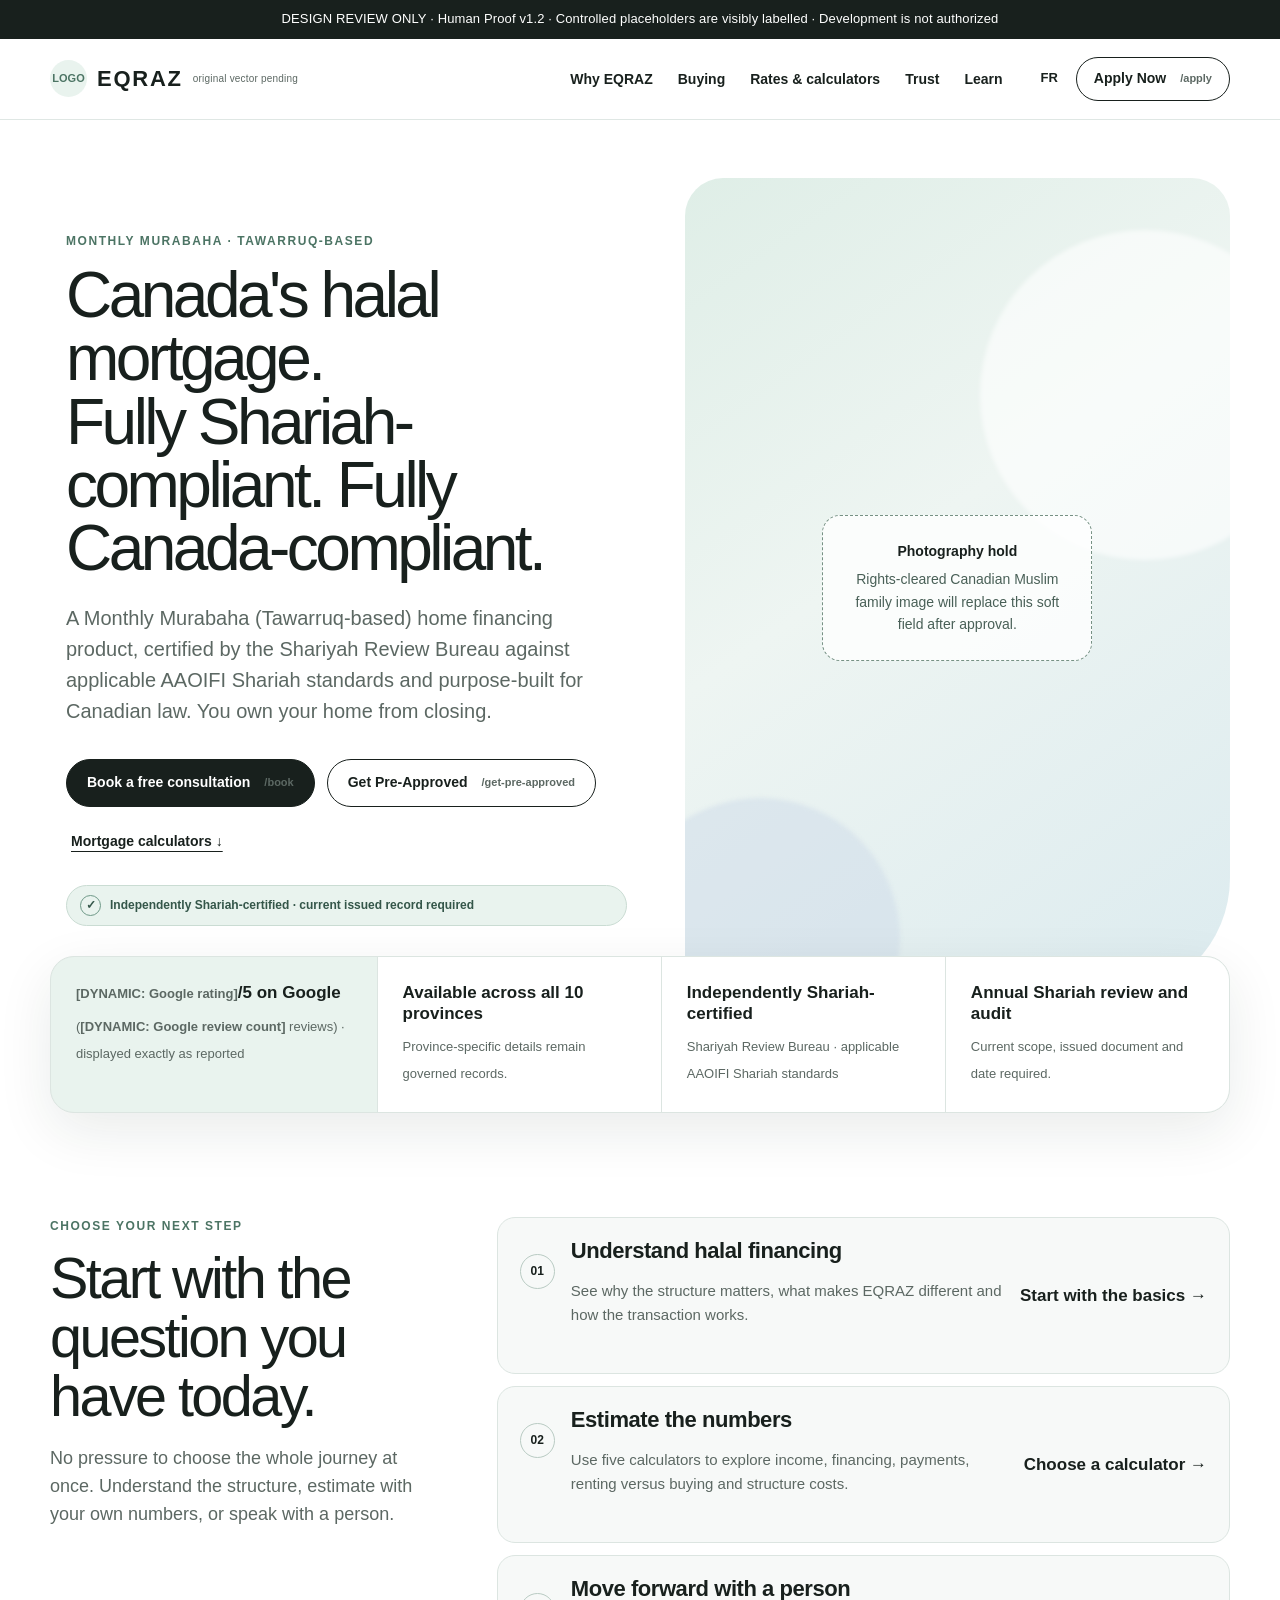
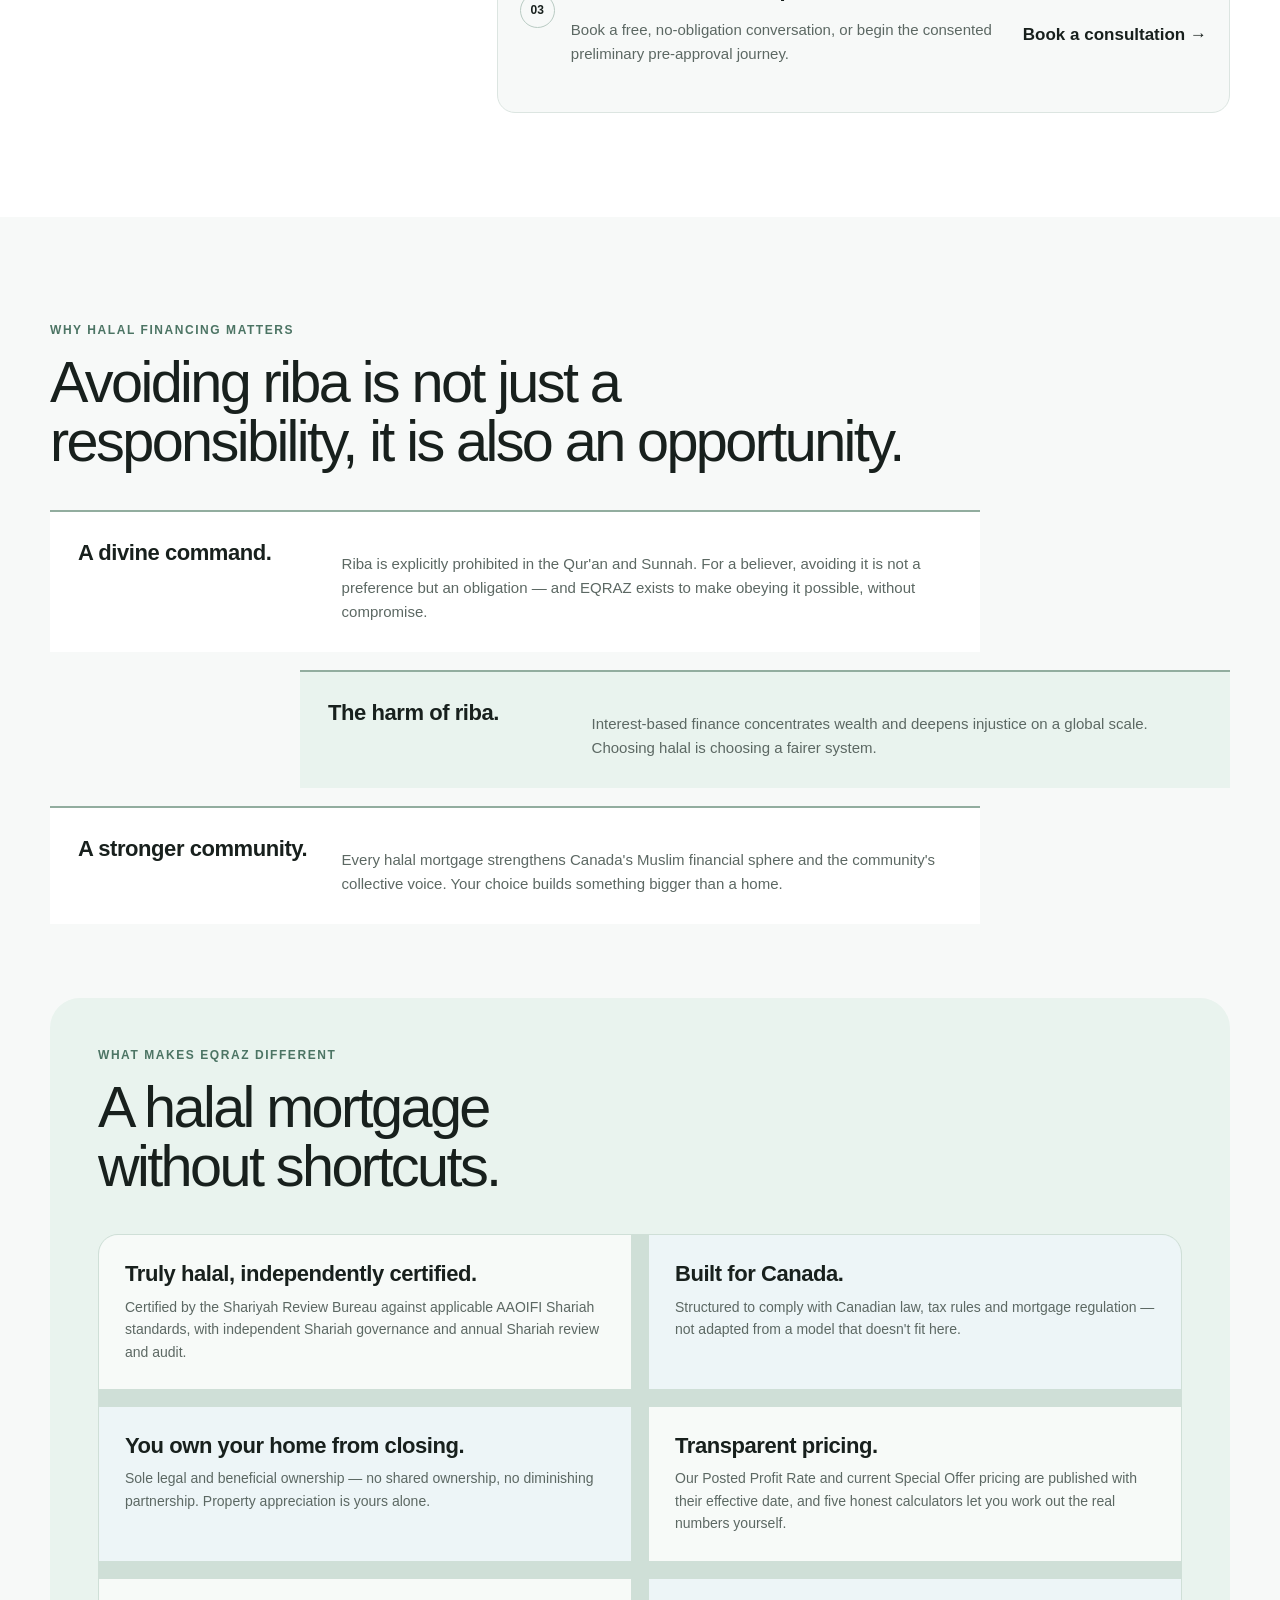
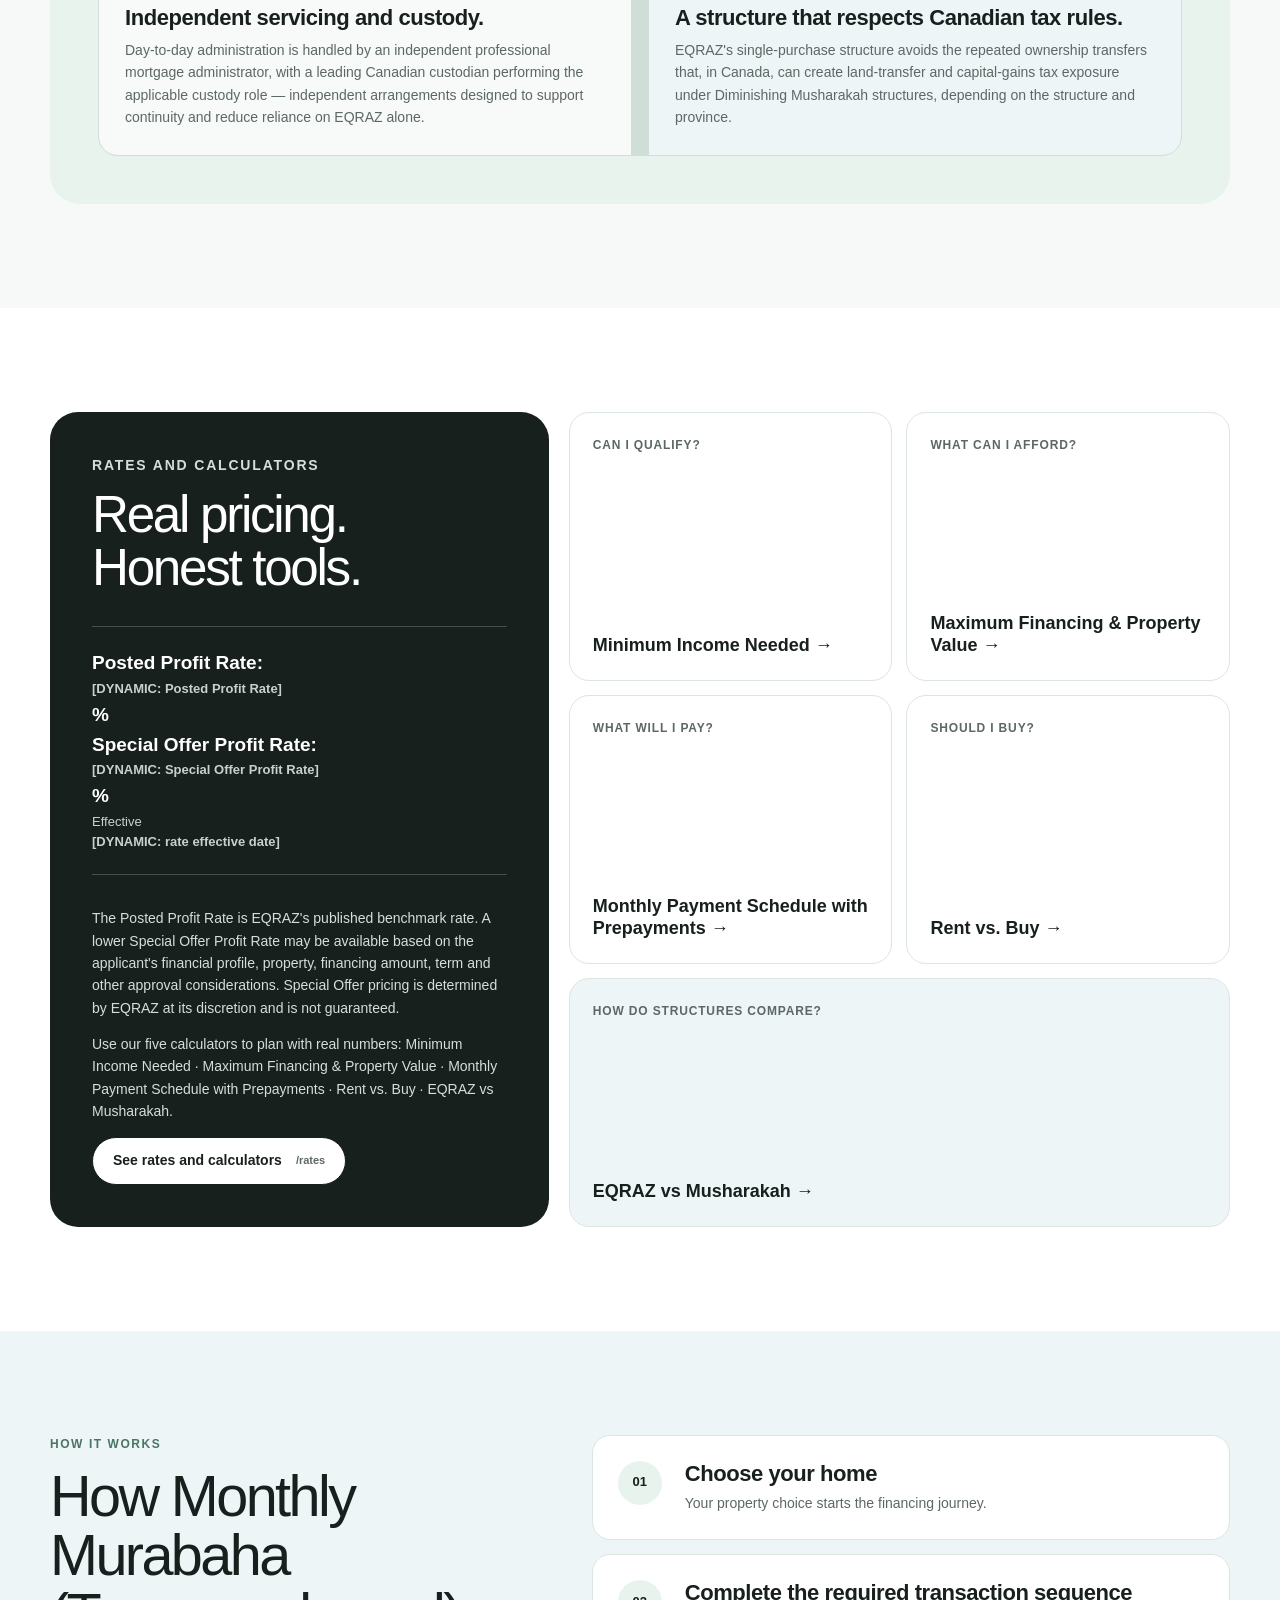
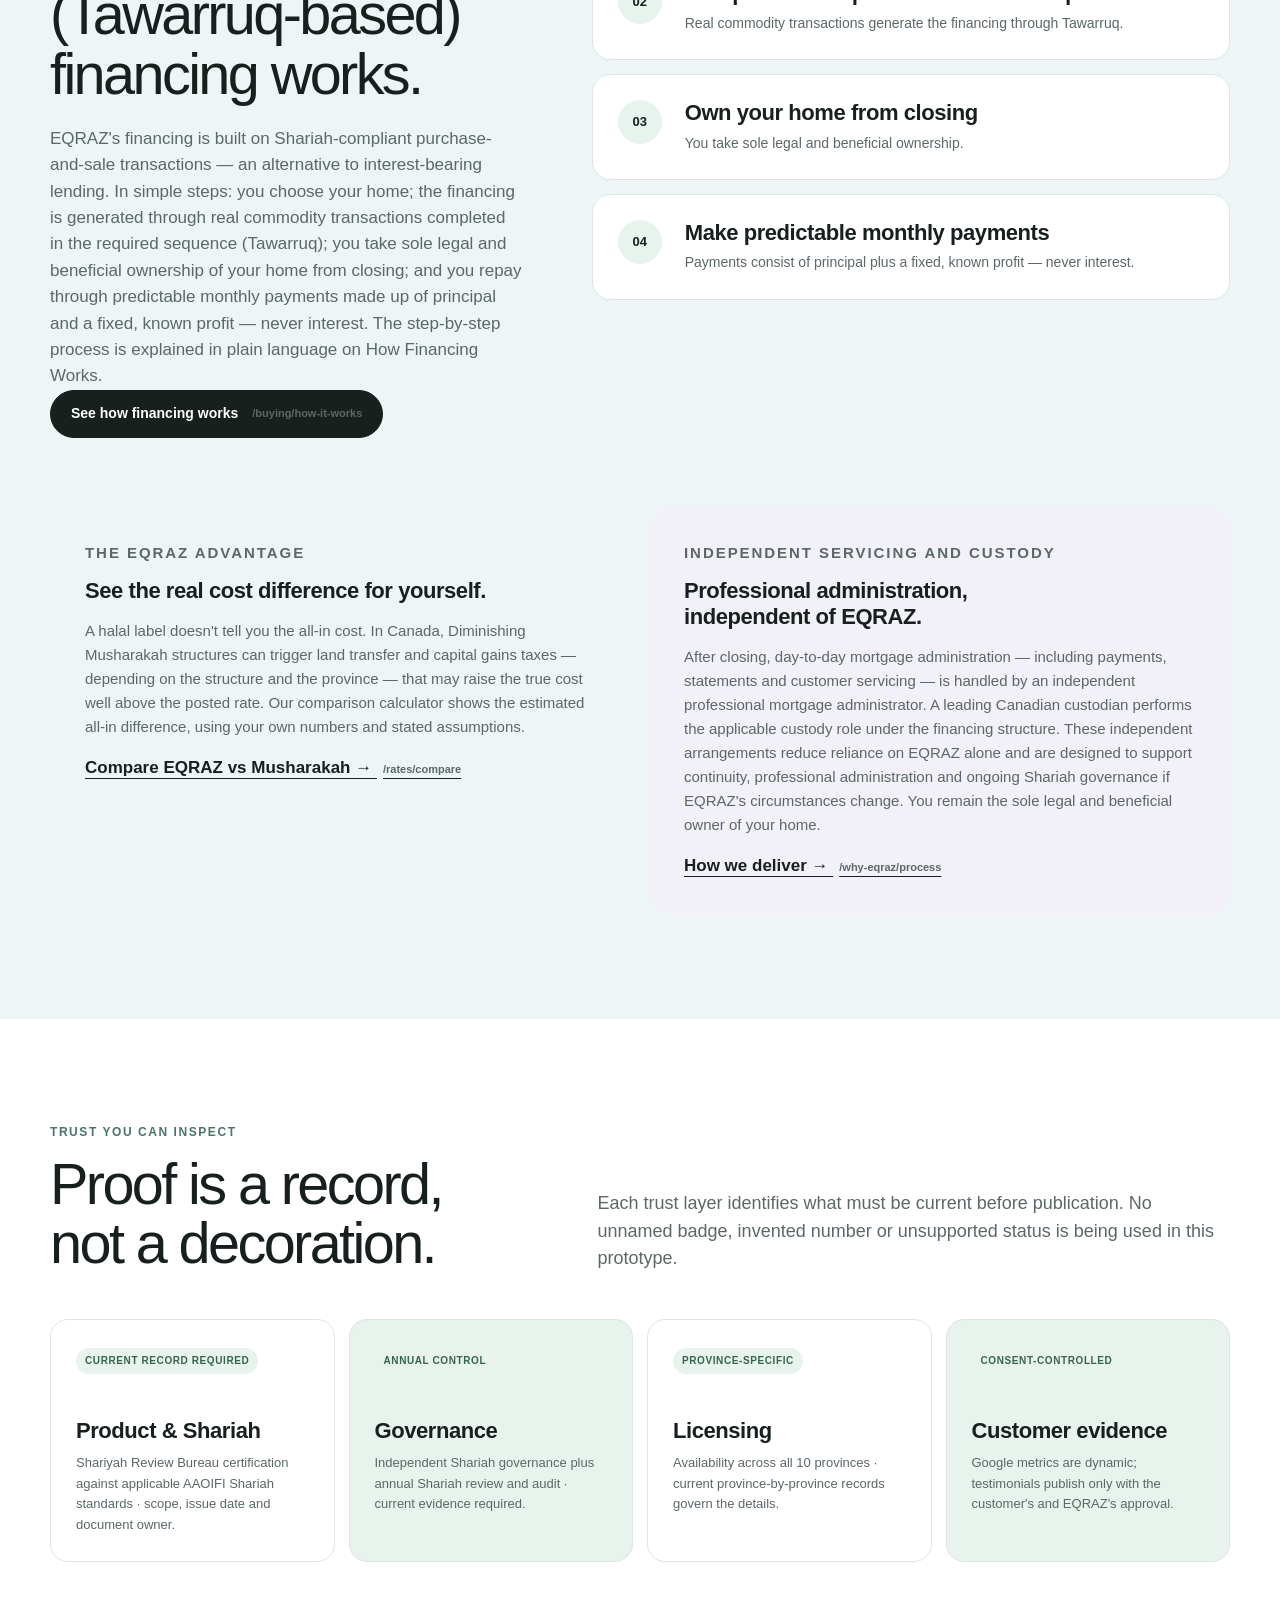
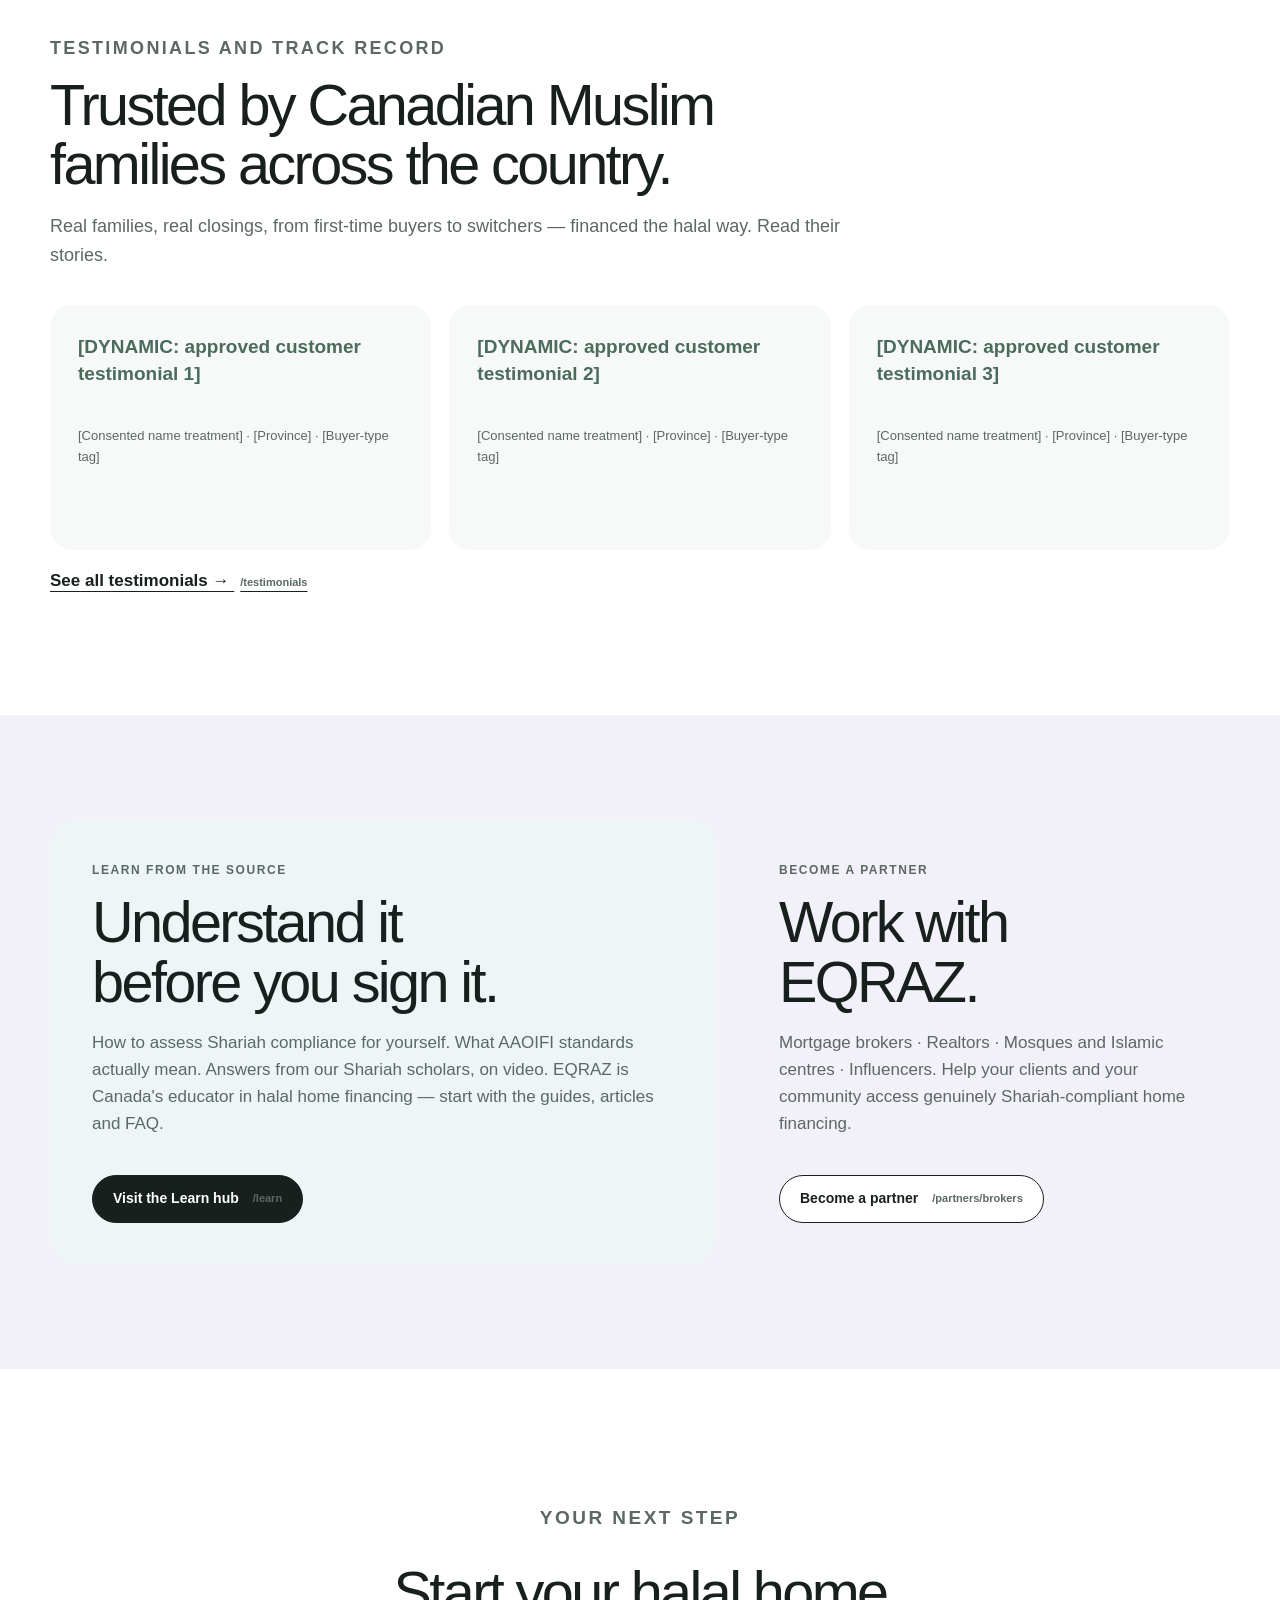
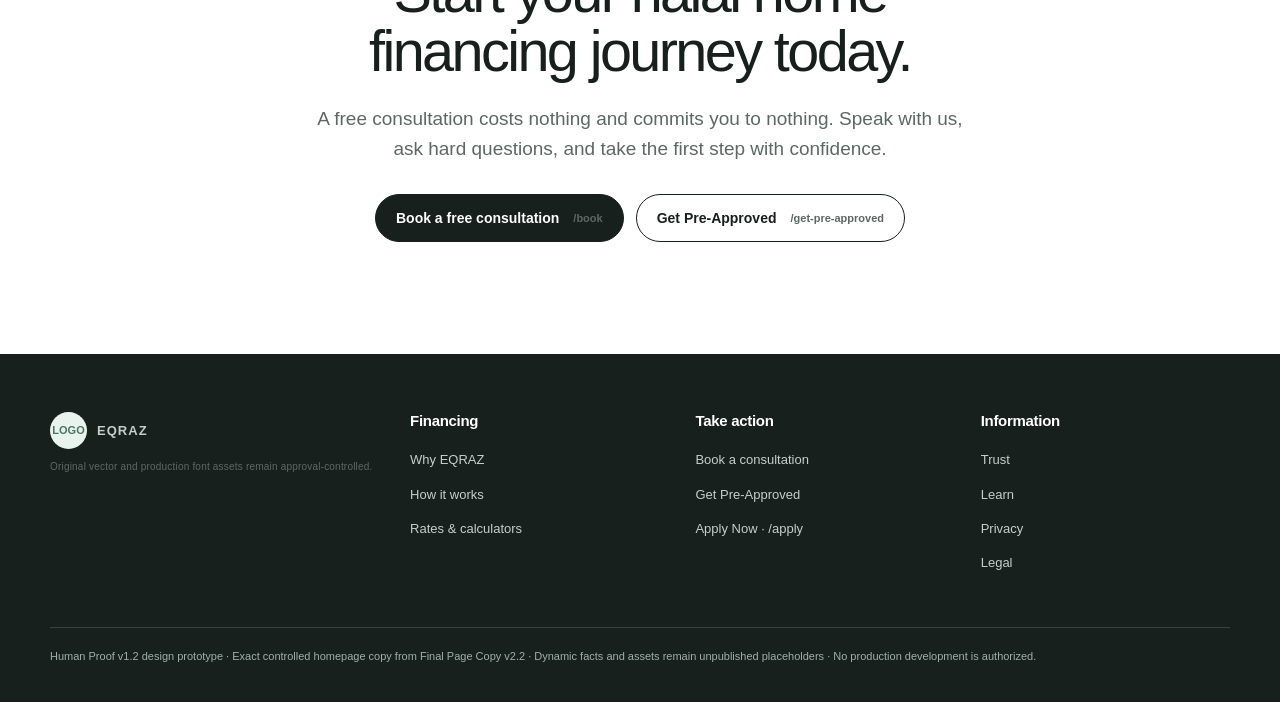
<file: human-proof-v1.2.html>
<!doctype html>
<html lang="en">
<head>
  <meta charset="utf-8">
  <meta name="viewport" content="width=device-width, initial-scale=1">
  <meta name="color-scheme" content="light">
  <title>EQRAZ — Human Proof v1.2 Homepage Review</title>
  <style>
    :root {
      --ink: #18201d;
      --muted: #5c6863;
      --line: #dce5e1;
      --sage: #e9f3ee;
      --sage-strong: #4c7464;
      --mist: #edf5f7;
      --lilac: #f2f0f8;
      --navy: #16324a;
      --white: #fff;
      --soft: #f7f9f8;
      --max: 1180px;
      --radius: 24px;
      --shadow: 0 18px 55px rgba(26, 45, 37, .09);
      --font: "WNTL Text", "Helvetica Neue", Helvetica, Arial, sans-serif;
    }

    * { box-sizing: border-box; }
    html { scroll-behavior: smooth; }
    body {
      margin: 0;
      color: var(--ink);
      background: var(--white);
      font-family: var(--font);
      font-size: 17px;
      line-height: 1.6;
      -webkit-font-smoothing: antialiased;
    }
    a { color: inherit; }
    button, a { -webkit-tap-highlight-color: transparent; }
    :focus-visible { outline: 3px solid #287e62; outline-offset: 4px; border-radius: 5px; }
    .skip-link { position: fixed; left: 16px; top: -80px; z-index: 100; padding: 12px 18px; color: #fff; background: var(--ink); }
    .skip-link:focus { top: 16px; }
    .wrap { width: min(calc(100% - 48px), var(--max)); margin-inline: auto; }
    .review-bar { background: var(--ink); color: #fff; font-size: 13px; text-align: center; padding: 9px 16px; letter-spacing: .01em; }

    header { position: sticky; top: 0; z-index: 30; background: rgba(255,255,255,.96); border-bottom: 1px solid rgba(220,229,225,.9); backdrop-filter: blur(12px); }
    .header-row { min-height: 80px; display: flex; align-items: center; gap: 30px; }
    .brand { display: inline-flex; align-items: center; gap: 10px; text-decoration: none; font-size: 22px; font-weight: 800; letter-spacing: .08em; }
    .brand-mark { width: 37px; height: 37px; display: grid; place-items: center; border-radius: 50%; background: var(--sage); color: var(--sage-strong); font-size: 11px; letter-spacing: 0; }
    .asset-note { color: var(--muted); font-size: 10px; letter-spacing: .02em; font-weight: 500; }
    nav { margin-left: auto; }
    nav ul { list-style: none; display: flex; align-items: center; gap: 25px; margin: 0; padding: 0; }
    nav a { text-decoration: none; font-size: 14px; font-weight: 650; }
    nav a:hover { color: var(--sage-strong); }
    .header-actions { display: flex; align-items: center; gap: 10px; }
    .lang { min-height: 44px; display: inline-flex; align-items: center; padding: 0 8px; font-size: 13px; font-weight: 700; text-decoration: none; }
    .menu-toggle { display: none; width: 46px; height: 46px; border: 1px solid var(--line); background: #fff; border-radius: 12px; font: inherit; cursor: pointer; }

    .button { min-height: 48px; display: inline-flex; align-items: center; justify-content: center; gap: 8px; padding: 12px 20px; border: 1px solid var(--ink); border-radius: 999px; text-decoration: none; font-size: 14px; font-weight: 750; line-height: 1.2; transition: transform .18s ease, box-shadow .18s ease, background .18s ease; }
    .button:hover { transform: translateY(-2px); box-shadow: 0 10px 22px rgba(24,32,29,.12); }
    .button.primary { color: #fff; background: var(--ink); }
    .button.secondary { color: var(--ink); background: #fff; }
    .button.soft { border-color: #c7d8d0; background: var(--sage); }
    .button.small { min-height: 44px; padding: 10px 17px; }
    .route { margin-left: 6px; color: var(--muted); font-size: 11px; font-weight: 600; }

    main { overflow: hidden; }
    .section { padding: 104px 0; }
    .section.soft { background: var(--soft); }
    .section.mist { background: var(--mist); }
    .section.lilac { background: var(--lilac); }
    .kicker { margin: 0 0 13px; color: var(--sage-strong); font-size: 12px; font-weight: 800; letter-spacing: .13em; text-transform: uppercase; }
    h1, h2, h3 { text-wrap: balance; }
    h1 { max-width: 850px; margin: 0; font-size: clamp(50px, 6.7vw, 84px); font-weight: 520; line-height: .99; letter-spacing: -.055em; }
    h2 { margin: 0; font-size: clamp(38px, 4.5vw, 60px); font-weight: 530; line-height: 1.03; letter-spacing: -.045em; }
    h3 { margin: 0; font-size: 22px; font-weight: 680; line-height: 1.2; letter-spacing: -.02em; }
    .lede { max-width: 760px; margin: 22px 0 0; color: var(--muted); font-size: 20px; line-height: 1.55; }
    .section-head { display: grid; grid-template-columns: minmax(0, .85fr) minmax(0, 1.15fr); gap: 80px; align-items: end; margin-bottom: 46px; }
    .section-head .lede { margin: 0; font-size: 18px; }

    .hero { padding: 74px 0 0; background: #fff; }
    .hero-grid { display: grid; grid-template-columns: minmax(0, 1.25fr) minmax(340px, .75fr); gap: 68px; align-items: center; }
    .hero-copy { padding: 30px 0 68px; }
    .hero-copy .lede { max-width: 780px; }
    .hero-actions { display: flex; flex-wrap: wrap; gap: 12px; margin-top: 32px; align-items: center; }
    .quick-link { display: inline-flex; min-height: 44px; align-items: center; padding: 8px 5px; font-size: 14px; font-weight: 750; text-underline-offset: 5px; }
    .badge { display: inline-flex; align-items: center; gap: 9px; margin-top: 22px; padding: 9px 13px; border: 1px solid #cadcd3; border-radius: 999px; background: var(--sage); color: #345649; font-size: 12px; font-weight: 750; }
    .badge-icon { width: 21px; height: 21px; display: grid; place-items: center; border: 1px solid #6f9988; border-radius: 50%; }
    .hero-visual { position: relative; min-height: 540px; border-radius: 34px 34px 0 0; overflow: hidden; background: linear-gradient(145deg, #dfeee7 0%, #eef5f2 43%, #dcebef 100%); }
    .photo-field { position: absolute; inset: 0; display: grid; place-items: center; padding: 40px; text-align: center; }
    .photo-field::before, .photo-field::after { content: ""; position: absolute; border-radius: 50%; filter: blur(2px); }
    .photo-field::before { width: 330px; height: 330px; top: 52px; right: -80px; background: rgba(255,255,255,.6); }
    .photo-field::after { width: 280px; height: 280px; bottom: -80px; left: -65px; background: rgba(207,221,233,.55); }
    .photo-placeholder { position: relative; z-index: 2; max-width: 270px; padding: 24px; border: 1px dashed #769184; border-radius: 18px; background: rgba(255,255,255,.78); color: #496057; font-size: 14px; }
    .photo-placeholder strong { display: block; margin-bottom: 6px; color: var(--ink); }

    .proof-ribbon { position: relative; z-index: 5; display: grid; grid-template-columns: 1.15fr repeat(3, 1fr); gap: 1px; margin-top: -1px; border: 1px solid var(--line); border-radius: 24px; overflow: hidden; background: var(--line); box-shadow: var(--shadow); }
    .proof-ribbon > div { min-height: 138px; padding: 25px; background: #fff; }
    .proof-ribbon > div:first-child { background: var(--sage); }
    .proof-ribbon strong { display: block; margin-bottom: 8px; font-size: 17px; line-height: 1.25; }
    .proof-ribbon span { color: var(--muted); font-size: 13px; line-height: 1.45; }
    .dynamic { display: inline; color: #376451; font-weight: 800; }

    .intent-grid { display: grid; grid-template-columns: repeat(3, 1fr); gap: 18px; }
    .intent-card { position: relative; min-height: 260px; padding: 30px; border: 1px solid var(--line); border-radius: var(--radius); background: #fff; text-decoration: none; transition: transform .18s ease, box-shadow .18s ease; }
    .intent-card:nth-child(2) { background: var(--mist); }
    .intent-card:nth-child(3) { background: var(--sage); }
    .intent-card:hover { transform: translateY(-4px); box-shadow: var(--shadow); }
    .step-number { display: grid; width: 35px; height: 35px; place-items: center; margin-bottom: 48px; border: 1px solid #b9cbc3; border-radius: 50%; font-size: 12px; font-weight: 800; }
    .intent-card p { margin: 11px 0 26px; color: var(--muted); font-size: 15px; }
    .text-link { font-weight: 800; text-underline-offset: 5px; }

    .belief-grid { display: grid; grid-template-columns: repeat(3, 1fr); gap: 18px; margin-top: 38px; }
    .belief { padding: 28px; border-top: 2px solid #92ad9f; background: #fff; }
    .belief p { margin: 12px 0 0; color: var(--muted); font-size: 15px; }
    .difference { margin-top: 74px; padding: 48px; border-radius: 30px; background: var(--sage); }
    .difference h2 { max-width: 750px; }
    .difference-grid { display: grid; grid-template-columns: repeat(2, 1fr); gap: 1px; margin-top: 38px; overflow: hidden; border: 1px solid #cfdfd7; border-radius: 20px; background: #cfdfd7; }
    .difference-item { padding: 26px; background: rgba(255,255,255,.84); }
    .difference-item p { margin: 8px 0 0; color: var(--muted); font-size: 14px; }

    .rates-panel { display: grid; grid-template-columns: .86fr 1.14fr; gap: 20px; }
    .rate-summary { padding: 42px; border-radius: 28px; color: #fff; background: var(--ink); }
    .rate-summary h2 { font-size: clamp(38px, 4vw, 52px); }
    .rate-line { margin: 32px 0; padding: 21px 0; border-top: 1px solid rgba(255,255,255,.2); border-bottom: 1px solid rgba(255,255,255,.2); }
    .rate-line strong { display: block; font-size: 19px; }
    .rate-line span { display: block; color: #c6d2cd; font-size: 13px; }
    .rate-summary p { color: #d5dedb; font-size: 14px; }
    .calculators { display: grid; grid-template-columns: repeat(2, 1fr); gap: 14px; }
    .calculator { min-height: 150px; display: flex; flex-direction: column; justify-content: space-between; padding: 23px; border: 1px solid var(--line); border-radius: 20px; background: #fff; text-decoration: none; }
    .calculator:last-child { grid-column: 1 / -1; min-height: 130px; background: var(--mist); }
    .calculator span { color: var(--muted); font-size: 12px; font-weight: 750; letter-spacing: .07em; text-transform: uppercase; }
    .calculator strong { max-width: 310px; font-size: 18px; line-height: 1.25; }

    .process-shell { display: grid; grid-template-columns: .85fr 1.15fr; gap: 70px; align-items: start; }
    .process-intro { position: sticky; top: 124px; }
    .process-intro .lede { font-size: 17px; }
    .process-list { display: grid; gap: 14px; }
    .process-step { display: grid; grid-template-columns: 48px 1fr; gap: 19px; padding: 25px; border: 1px solid var(--line); border-radius: 18px; background: #fff; }
    .process-step b { display: grid; width: 44px; height: 44px; place-items: center; border-radius: 50%; background: var(--sage); font-size: 13px; }
    .process-step p { margin: 5px 0 0; color: var(--muted); font-size: 14px; }
    .story-grid { display: grid; grid-template-columns: repeat(2, 1fr); gap: 18px; margin-top: 68px; }
    .story-card { padding: 35px; border-radius: 24px; background: var(--mist); }
    .story-card:nth-child(2) { background: var(--lilac); }
    .story-card p { color: var(--muted); font-size: 15px; }

    .trust-grid { display: grid; grid-template-columns: repeat(4, 1fr); gap: 14px; margin-bottom: 72px; }
    .record { min-height: 210px; padding: 25px; border: 1px solid var(--line); border-radius: 20px; background: #fff; }
    .record .status { display: inline-flex; margin-bottom: 44px; padding: 5px 9px; border-radius: 999px; background: var(--sage); color: #376451; font-size: 10px; font-weight: 800; letter-spacing: .06em; text-transform: uppercase; }
    .record p { margin: 8px 0 0; color: var(--muted); font-size: 13px; }
    .testimonials-head { max-width: 820px; margin-bottom: 35px; }
    .testimonials-head p { color: var(--muted); font-size: 18px; }
    .testimonial-grid { display: grid; grid-template-columns: repeat(3, 1fr); gap: 18px; }
    .testimonial { min-height: 245px; padding: 28px; border-radius: 22px; background: var(--soft); }
    .testimonial blockquote { margin: 0 0 38px; font-size: 19px; line-height: 1.45; }
    .testimonial footer { color: var(--muted); font-size: 13px; }
    .placeholder-label { color: #4b6b5d; font-weight: 750; }

    .learn-grid { display: grid; grid-template-columns: 1.15fr .85fr; gap: 20px; }
    .learn-card { min-height: 410px; padding: 42px; border-radius: 28px; background: #fff; }
    .learn-card:first-child { background: var(--mist); }
    .learn-card:last-child { background: var(--lilac); }
    .learn-card p { max-width: 660px; color: var(--muted); }
    .learn-card .button { margin-top: 20px; }

    .final-cta { padding: 112px 0; text-align: center; }
    .final-cta h2 { max-width: 840px; margin-inline: auto; }
    .final-cta p { max-width: 680px; margin: 22px auto 30px; color: var(--muted); font-size: 19px; }
    .final-actions { display: flex; justify-content: center; flex-wrap: wrap; gap: 12px; }

    footer.site-footer { padding: 58px 0 36px; color: #dce4e0; background: var(--ink); }
    .footer-grid { display: grid; grid-template-columns: 1.3fr repeat(3, 1fr); gap: 36px; }
    .footer-grid h3 { color: #fff; font-size: 15px; }
    .footer-grid ul { list-style: none; margin: 15px 0 0; padding: 0; }
    .footer-grid li { margin: 7px 0; }
    .footer-grid a { color: #c3cfca; font-size: 13px; text-decoration: none; }
    .footer-note { margin-top: 45px; padding-top: 20px; border-top: 1px solid rgba(255,255,255,.15); color: #9fb0a9; font-size: 11px; }

    @media (max-width: 1000px) {
      nav { display: none; position: absolute; top: 80px; left: 0; right: 0; margin: 0; padding: 16px 24px 24px; background: #fff; border-bottom: 1px solid var(--line); }
      nav.open { display: block; }
      nav ul { align-items: stretch; flex-direction: column; gap: 5px; }
      nav a { display: flex; min-height: 46px; align-items: center; padding: 0 8px; }
      .menu-toggle { display: block; }
      .header-actions .button { display: none; }
      .hero-grid, .section-head, .rates-panel, .process-shell, .learn-grid { grid-template-columns: 1fr; }
      .hero { padding-top: 34px; }
      .hero-copy { padding-bottom: 35px; }
      .hero-visual { min-height: 380px; border-radius: 28px; }
      .proof-ribbon, .trust-grid { grid-template-columns: repeat(2, 1fr); }
      .process-intro { position: static; }
      .section-head { gap: 20px; }
      .intent-grid, .belief-grid, .testimonial-grid { grid-template-columns: 1fr; }
      .intent-card { min-height: 220px; }
      .step-number { margin-bottom: 35px; }
      .footer-grid { grid-template-columns: repeat(2, 1fr); }
    }

    @media (max-width: 640px) {
      .wrap { width: min(calc(100% - 32px), var(--max)); }
      .review-bar { font-size: 11px; }
      .header-row { min-height: 70px; gap: 12px; }
      .brand { font-size: 18px; }
      .brand-mark { width: 33px; height: 33px; }
      nav { top: 70px; }
      .lang { margin-left: auto; }
      .section { padding: 76px 0; }
      h1 { font-size: clamp(43px, 14vw, 62px); }
      h2 { font-size: 38px; }
      .lede { font-size: 17px; }
      .hero-actions { align-items: stretch; flex-direction: column; }
      .hero-actions .button { width: 100%; }
      .quick-link { justify-content: center; }
      .hero-visual { min-height: 310px; }
      .proof-ribbon, .difference-grid, .calculators, .trust-grid, .story-grid, .footer-grid { grid-template-columns: 1fr; }
      .proof-ribbon { margin-top: 16px; }
      .proof-ribbon > div { min-height: 0; }
      .difference { margin-top: 56px; padding: 30px 22px; }
      .calculator:last-child { grid-column: auto; }
      .rate-summary, .learn-card { padding: 30px 24px; }
      .process-step { grid-template-columns: 40px 1fr; padding: 20px 17px; }
      .process-step b { width: 38px; height: 38px; }
      .final-cta { padding: 82px 0; }
      .final-actions { align-items: stretch; flex-direction: column; }
      .footer-grid { gap: 24px; }
    }

    @media (prefers-reduced-motion: reduce) {
      html { scroll-behavior: auto; }
      *, *::before, *::after { transition: none !important; animation: none !important; }
    }
  </style>
  <link rel="stylesheet" href="theme-v1.2-layouts.css">
</head>
<body class="human-proof-v12">
  <a class="skip-link" href="#main">Skip to main content</a>
  <div class="review-bar">DESIGN REVIEW ONLY · Human Proof v1.2 · Controlled placeholders are visibly labelled · Development is not authorized</div>
  <header>
    <div class="wrap header-row">
      <a class="brand" href="#top" aria-label="EQRAZ homepage">
        <span class="brand-mark" aria-hidden="true">LOGO</span>
        EQRAZ <span class="asset-note">original vector pending</span>
      </a>
      <nav id="site-nav" aria-label="Primary navigation">
        <ul>
          <li><a href="#product">Why EQRAZ</a></li>
          <li><a href="#process">Buying</a></li>
          <li><a href="#rates">Rates &amp; calculators</a></li>
          <li><a href="#trust">Trust</a></li>
          <li><a href="#learn">Learn</a></li>
        </ul>
      </nav>
      <div class="header-actions">
        <a class="lang" href="#" aria-label="French language version">FR</a>
        <a class="button secondary small" href="#route-apply">Apply Now <span class="route">/apply</span></a>
        <button class="menu-toggle" type="button" aria-expanded="false" aria-controls="site-nav" aria-label="Open navigation menu">☰</button>
      </div>
    </div>
  </header>

  <main id="main">
    <section class="hero" id="top" data-wf-block="1" data-layout-source="homepage-review-option-4">
      <div class="wrap hero-grid">
        <div class="hero-copy">
          <p class="kicker">Monthly Murabaha · Tawarruq-based</p>
          <h1>Canada's halal mortgage. Fully Shariah-compliant. Fully Canada-compliant.</h1>
          <p class="lede">A Monthly Murabaha (Tawarruq-based) home financing product, certified by the Shariyah Review Bureau against applicable AAOIFI Shariah standards and purpose-built for Canadian law. You own your home from closing.</p>
          <div class="hero-actions">
            <a class="button primary" href="#route-book">Book a free consultation <span class="route">/book</span></a>
            <a class="button secondary" href="#route-preapproved">Get Pre-Approved <span class="route">/get-pre-approved</span></a>
            <a class="quick-link" href="#rates">Mortgage calculators ↓</a>
          </div>
          <div class="badge"><span class="badge-icon" aria-hidden="true">✓</span> Independently Shariah-certified · current issued record required</div>
        </div>
        <div class="hero-visual" role="img" aria-label="Placeholder for rights-cleared photography of a Canadian Muslim family at home">
          <div class="photo-field">
            <div class="photo-placeholder"><strong>Photography hold</strong>Rights-cleared Canadian Muslim family image will replace this soft field after approval.</div>
          </div>
        </div>
      </div>
      <div class="wrap proof-ribbon" aria-label="Current trust summary">
        <div><strong><span class="dynamic">[DYNAMIC: Google rating]</span>/5 on Google</strong><span>(<span class="dynamic">[DYNAMIC: Google review count]</span> reviews) · displayed exactly as reported</span></div>
        <div><strong>Available across all 10 provinces</strong><span>Province-specific details remain governed records.</span></div>
        <div><strong>Independently Shariah-certified</strong><span>Shariyah Review Bureau · applicable AAOIFI Shariah standards</span></div>
        <div><strong>Annual Shariah review and audit</strong><span>Current scope, issued document and date required.</span></div>
      </div>
    </section>

    <section class="section" data-wf-block="2" aria-labelledby="choose-heading">
      <div class="wrap">
        <div class="section-head">
          <div><p class="kicker">Choose your next step</p><h2 id="choose-heading">Start with the question you have today.</h2></div>
          <p class="lede">No pressure to choose the whole journey at once. Understand the structure, estimate with your own numbers, or speak with a person.</p>
        </div>
        <div class="intent-grid">
          <a class="intent-card" href="#product"><span class="step-number">01</span><h3>Understand halal financing</h3><p>See why the structure matters, what makes EQRAZ different and how the transaction works.</p><span class="text-link">Start with the basics →</span></a>
          <a class="intent-card" href="#rates"><span class="step-number">02</span><h3>Estimate the numbers</h3><p>Use five calculators to explore income, financing, payments, renting versus buying and structure costs.</p><span class="text-link">Choose a calculator →</span></a>
          <a class="intent-card" href="#route-book"><span class="step-number">03</span><h3>Move forward with a person</h3><p>Book a free, no-obligation conversation, or begin the consented preliminary pre-approval journey.</p><span class="text-link">Book a consultation →</span></a>
        </div>
      </div>
    </section>

    <section class="section soft" id="product" data-wf-block="3" aria-labelledby="halal-heading">
      <div class="wrap">
        <p class="kicker">Why halal financing matters</p>
        <h2 id="halal-heading">Avoiding riba is not just a responsibility, it is also an opportunity.</h2>
        <div class="belief-grid">
          <article class="belief"><h3>A divine command.</h3><p>Riba is explicitly prohibited in the Qur'an and Sunnah. For a believer, avoiding it is not a preference but an obligation — and EQRAZ exists to make obeying it possible, without compromise.</p></article>
          <article class="belief"><h3>The harm of riba.</h3><p>Interest-based finance concentrates wealth and deepens injustice on a global scale. Choosing halal is choosing a fairer system.</p></article>
          <article class="belief"><h3>A stronger community.</h3><p>Every halal mortgage strengthens Canada's Muslim financial sphere and the community's collective voice. Your choice builds something bigger than a home.</p></article>
        </div>
        <div class="difference">
          <p class="kicker">What makes EQRAZ different</p>
          <h2>A halal mortgage without shortcuts.</h2>
          <div class="difference-grid">
            <article class="difference-item"><h3>Truly halal, independently certified.</h3><p>Certified by the Shariyah Review Bureau against applicable AAOIFI Shariah standards, with independent Shariah governance and annual Shariah review and audit.</p></article>
            <article class="difference-item"><h3>Built for Canada.</h3><p>Structured to comply with Canadian law, tax rules and mortgage regulation — not adapted from a model that doesn't fit here.</p></article>
            <article class="difference-item"><h3>You own your home from closing.</h3><p>Sole legal and beneficial ownership — no shared ownership, no diminishing partnership. Property appreciation is yours alone.</p></article>
            <article class="difference-item"><h3>Transparent pricing.</h3><p>Our Posted Profit Rate and current Special Offer pricing are published with their effective date, and five honest calculators let you work out the real numbers yourself.</p></article>
            <article class="difference-item"><h3>Independent servicing and custody.</h3><p>Day-to-day administration is handled by an independent professional mortgage administrator, with a leading Canadian custodian performing the applicable custody role — independent arrangements designed to support continuity and reduce reliance on EQRAZ alone.</p></article>
            <article class="difference-item"><h3>A structure that respects Canadian tax rules.</h3><p>EQRAZ's single-purchase structure avoids the repeated ownership transfers that, in Canada, can create land-transfer and capital-gains tax exposure under Diminishing Musharakah structures, depending on the structure and province.</p></article>
          </div>
        </div>
      </div>
    </section>

    <section class="section" id="rates" data-wf-block="4" aria-labelledby="rates-heading">
      <div class="wrap rates-panel">
        <div class="rate-summary">
          <p class="kicker">Rates and calculators</p>
          <h2 id="rates-heading">Real pricing. Honest tools.</h2>
          <div class="rate-line">
            <strong>Posted Profit Rate: <span class="dynamic">[DYNAMIC: Posted Profit Rate]</span>%</strong>
            <strong>Special Offer Profit Rate: <span class="dynamic">[DYNAMIC: Special Offer Profit Rate]</span>%</strong>
            <span>Effective <span class="dynamic">[DYNAMIC: rate effective date]</span></span>
          </div>
          <p>The Posted Profit Rate is EQRAZ's published benchmark rate. A lower Special Offer Profit Rate may be available based on the applicant's financial profile, property, financing amount, term and other approval considerations. Special Offer pricing is determined by EQRAZ at its discretion and is not guaranteed.</p>
          <p>Use our five calculators to plan with real numbers: Minimum Income Needed · Maximum Financing &amp; Property Value · Monthly Payment Schedule with Prepayments · Rent vs. Buy · EQRAZ vs Musharakah.</p>
          <a class="button secondary" href="#rates">See rates and calculators <span class="route">/rates</span></a>
        </div>
        <div class="calculators" aria-label="Five mortgage calculators">
          <a class="calculator" href="#rates"><span>Can I qualify?</span><strong>Minimum Income Needed →</strong></a>
          <a class="calculator" href="#rates"><span>What can I afford?</span><strong>Maximum Financing &amp; Property Value →</strong></a>
          <a class="calculator" href="#rates"><span>What will I pay?</span><strong>Monthly Payment Schedule with Prepayments →</strong></a>
          <a class="calculator" href="#rates"><span>Should I buy?</span><strong>Rent vs. Buy →</strong></a>
          <a class="calculator" href="#rates"><span>How do structures compare?</span><strong>EQRAZ vs Musharakah →</strong></a>
        </div>
      </div>
    </section>

    <section class="section mist" id="process" data-wf-block="5" aria-labelledby="process-heading">
      <div class="wrap">
        <div class="process-shell">
          <div class="process-intro">
            <p class="kicker">How it works</p>
            <h2 id="process-heading">How Monthly Murabaha (Tawarruq-based) financing works.</h2>
            <p class="lede">EQRAZ's financing is built on Shariah-compliant purchase-and-sale transactions — an alternative to interest-bearing lending. In simple steps: you choose your home; the financing is generated through real commodity transactions completed in the required sequence (Tawarruq); you take sole legal and beneficial ownership of your home from closing; and you repay through predictable monthly payments made up of principal and a fixed, known profit — never interest. The step-by-step process is explained in plain language on How Financing Works.</p>
            <a class="button primary" href="#process">See how financing works <span class="route">/buying/how-it-works</span></a>
          </div>
          <div class="process-list" aria-label="Process overview">
            <article class="process-step"><b>01</b><div><h3>Choose your home</h3><p>Your property choice starts the financing journey.</p></div></article>
            <article class="process-step"><b>02</b><div><h3>Complete the required transaction sequence</h3><p>Real commodity transactions generate the financing through Tawarruq.</p></div></article>
            <article class="process-step"><b>03</b><div><h3>Own your home from closing</h3><p>You take sole legal and beneficial ownership.</p></div></article>
            <article class="process-step"><b>04</b><div><h3>Make predictable monthly payments</h3><p>Payments consist of principal plus a fixed, known profit — never interest.</p></div></article>
          </div>
        </div>
        <div class="story-grid">
          <article class="story-card">
            <p class="kicker">The EQRAZ advantage</p>
            <h3>See the real cost difference for yourself.</h3>
            <p>A halal label doesn't tell you the all-in cost. In Canada, Diminishing Musharakah structures can trigger land transfer and capital gains taxes — depending on the structure and the province — that may raise the true cost well above the posted rate. Our comparison calculator shows the estimated all-in difference, using your own numbers and stated assumptions.</p>
            <a class="text-link" href="#rates">Compare EQRAZ vs Musharakah → <span class="route">/rates/compare</span></a>
          </article>
          <article class="story-card">
            <p class="kicker">Independent servicing and custody</p>
            <h3>Professional administration, independent of EQRAZ.</h3>
            <p>After closing, day-to-day mortgage administration — including payments, statements and customer servicing — is handled by an independent professional mortgage administrator. A leading Canadian custodian performs the applicable custody role under the financing structure. These independent arrangements reduce reliance on EQRAZ alone and are designed to support continuity, professional administration and ongoing Shariah governance if EQRAZ's circumstances change. You remain the sole legal and beneficial owner of your home.</p>
            <a class="text-link" href="#trust">How we deliver → <span class="route">/why-eqraz/process</span></a>
          </article>
        </div>
      </div>
    </section>

    <section class="section" id="trust" data-wf-block="6" aria-labelledby="trust-heading">
      <div class="wrap">
        <div class="section-head">
          <div><p class="kicker">Trust you can inspect</p><h2 id="trust-heading">Proof is a record, not a decoration.</h2></div>
          <p class="lede">Each trust layer identifies what must be current before publication. No unnamed badge, invented number or unsupported status is being used in this prototype.</p>
        </div>
        <div class="trust-grid">
          <article class="record"><span class="status">Current record required</span><h3>Product &amp; Shariah</h3><p>Shariyah Review Bureau certification against applicable AAOIFI Shariah standards · scope, issue date and document owner.</p></article>
          <article class="record"><span class="status">Annual control</span><h3>Governance</h3><p>Independent Shariah governance plus annual Shariah review and audit · current evidence required.</p></article>
          <article class="record"><span class="status">Province-specific</span><h3>Licensing</h3><p>Availability across all 10 provinces · current province-by-province records govern the details.</p></article>
          <article class="record"><span class="status">Consent-controlled</span><h3>Customer evidence</h3><p>Google metrics are dynamic; testimonials publish only with the customer's and EQRAZ's approval.</p></article>
        </div>
        <div class="testimonials-head">
          <p class="kicker">Testimonials and track record</p>
          <h2>Trusted by Canadian Muslim families across the country.</h2>
          <p>Real families, real closings, from first-time buyers to switchers — financed the halal way. Read their stories.</p>
        </div>
        <div class="testimonial-grid">
          <article class="testimonial"><blockquote class="placeholder-label">[DYNAMIC: approved customer testimonial 1]</blockquote><footer>[Consented name treatment] · [Province] · [Buyer-type tag]</footer></article>
          <article class="testimonial"><blockquote class="placeholder-label">[DYNAMIC: approved customer testimonial 2]</blockquote><footer>[Consented name treatment] · [Province] · [Buyer-type tag]</footer></article>
          <article class="testimonial"><blockquote class="placeholder-label">[DYNAMIC: approved customer testimonial 3]</blockquote><footer>[Consented name treatment] · [Province] · [Buyer-type tag]</footer></article>
        </div>
        <p><a class="text-link" href="#trust">See all testimonials → <span class="route">/testimonials</span></a></p>
      </div>
    </section>

    <section class="section lilac" id="learn" data-wf-block="7" aria-label="Learning and partner routes">
      <div class="wrap learn-grid">
        <article class="learn-card">
          <p class="kicker">Learn from the source</p>
          <h2>Understand it before you sign it.</h2>
          <p>How to assess Shariah compliance for yourself. What AAOIFI standards actually mean. Answers from our Shariah scholars, on video. EQRAZ is Canada's educator in halal home financing — start with the guides, articles and FAQ.</p>
          <a class="button primary" href="#learn">Visit the Learn hub <span class="route">/learn</span></a>
        </article>
        <article class="learn-card">
          <p class="kicker">Become a partner</p>
          <h2>Work with EQRAZ.</h2>
          <p>Mortgage brokers · Realtors · Mosques and Islamic centres · Influencers. Help your clients and your community access genuinely Shariah-compliant home financing.</p>
          <a class="button secondary" href="#learn">Become a partner <span class="route">/partners/brokers</span></a>
        </article>
      </div>
    </section>

    <section class="final-cta" data-wf-block="8" aria-labelledby="final-heading">
      <div class="wrap">
        <p class="kicker">Your next step</p>
        <h2 id="final-heading">Start your halal home financing journey today.</h2>
        <p>A free consultation costs nothing and commits you to nothing. Speak with us, ask hard questions, and take the first step with confidence.</p>
        <div class="final-actions">
          <a class="button primary" id="route-book" href="#">Book a free consultation <span class="route">/book</span></a>
          <a class="button secondary" id="route-preapproved" href="#">Get Pre-Approved <span class="route">/get-pre-approved</span></a>
        </div>
      </div>
    </section>
  </main>

  <footer class="site-footer">
    <div class="wrap">
      <div class="footer-grid">
        <div><a class="brand" href="#top"><span class="brand-mark">LOGO</span> EQRAZ</a><p class="asset-note">Original vector and production font assets remain approval-controlled.</p></div>
        <div><h3>Financing</h3><ul><li><a href="#product">Why EQRAZ</a></li><li><a href="#process">How it works</a></li><li><a href="#rates">Rates &amp; calculators</a></li></ul></div>
        <div><h3>Take action</h3><ul><li><a href="#route-book">Book a consultation</a></li><li><a href="#route-preapproved">Get Pre-Approved</a></li><li><a id="route-apply" href="#">Apply Now · /apply</a></li></ul></div>
        <div><h3>Information</h3><ul><li><a href="#trust">Trust</a></li><li><a href="#learn">Learn</a></li><li><a href="#">Privacy</a></li><li><a href="#">Legal</a></li></ul></div>
      </div>
      <div class="footer-note">Human Proof v1.2 design prototype · Exact controlled homepage copy from Final Page Copy v2.2 · Dynamic facts and assets remain unpublished placeholders · No production development is authorized.</div>
    </div>
  </footer>

  <script>
    const toggle = document.querySelector('.menu-toggle');
    const nav = document.getElementById('site-nav');
    toggle.addEventListener('click', () => {
      const open = toggle.getAttribute('aria-expanded') === 'true';
      toggle.setAttribute('aria-expanded', String(!open));
      toggle.setAttribute('aria-label', open ? 'Open navigation menu' : 'Close navigation menu');
      nav.classList.toggle('open', !open);
    });
    nav.addEventListener('click', (event) => {
      if (event.target.matches('a')) {
        nav.classList.remove('open');
        toggle.setAttribute('aria-expanded', 'false');
        toggle.setAttribute('aria-label', 'Open navigation menu');
      }
    });
  </script>
</body>
</html>
</file>
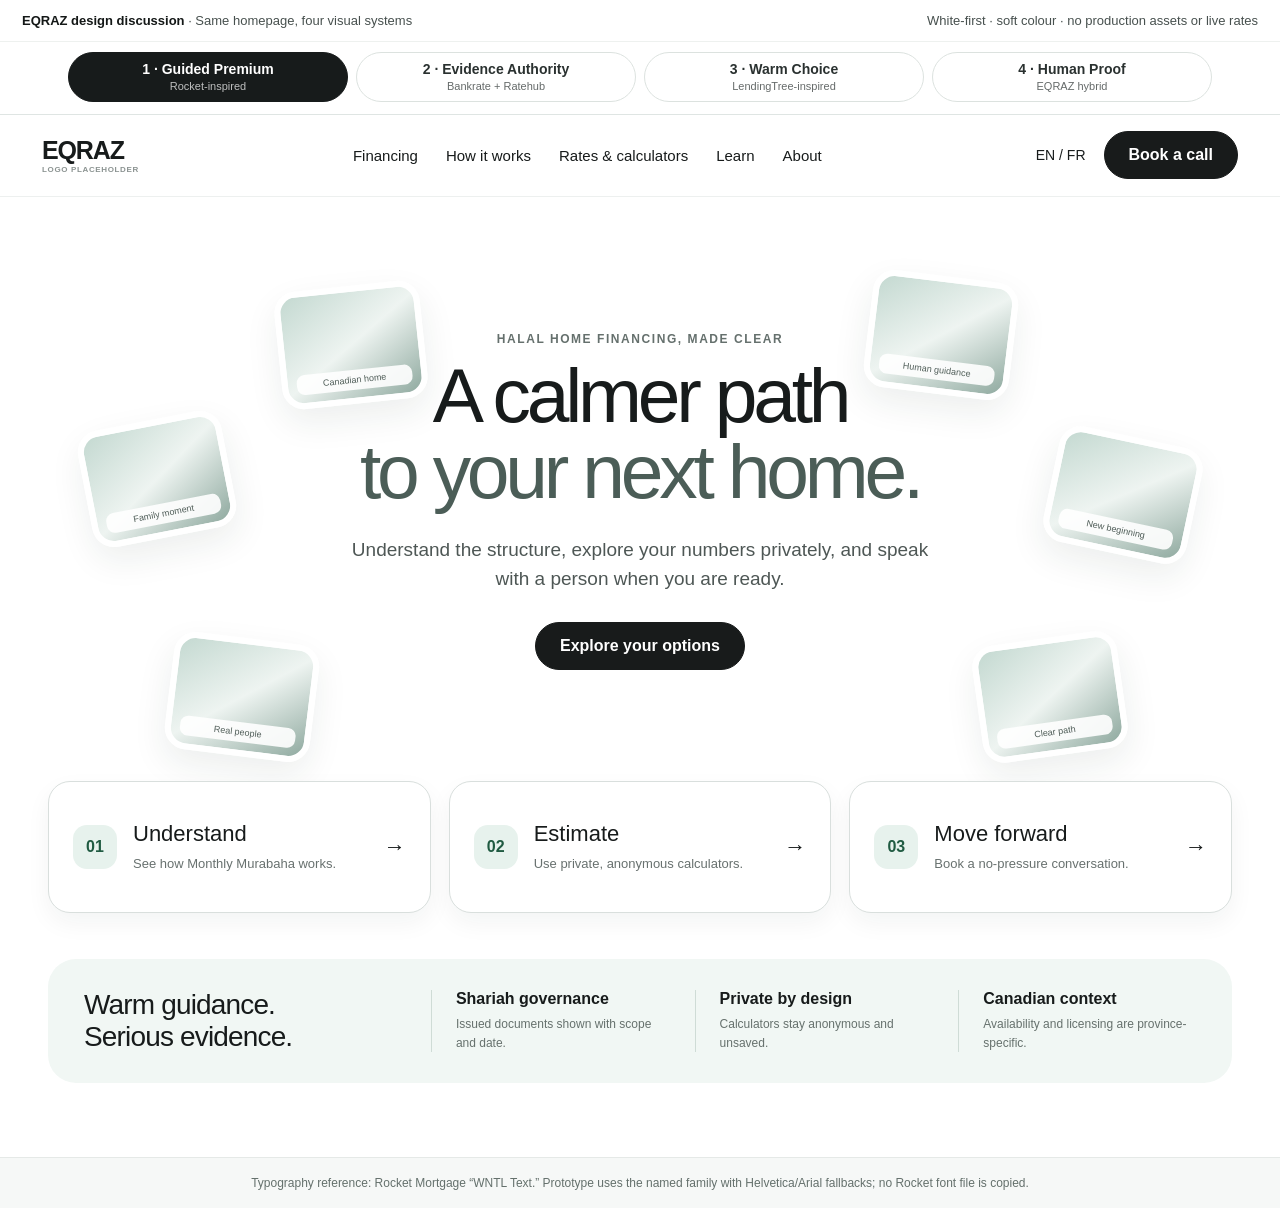
<file: themes.html>
<!doctype html>
<html lang="en">
<head>
  <meta charset="utf-8">
  <meta name="viewport" content="width=device-width, initial-scale=1">
  <title>EQRAZ Homepage — Four Theme Comparison</title>
  <meta name="robots" content="noindex,nofollow">
  <link rel="preconnect" href="https://fonts.googleapis.com">
  <link rel="preconnect" href="https://fonts.gstatic.com" crossorigin>
  <link href="https://fonts.googleapis.com/css2?family=DM+Serif+Display&family=Instrument+Sans:wdth,wght@75..100,400..700&family=Lato:wght@400;700;900&display=swap" rel="stylesheet">
  <style>
    :root {
      --ink: #171b1b;
      --muted: #596262;
      --line: #dfe5e3;
      --white: #ffffff;
      --soft-sage: #e7f2ed;
      --soft-blue: #edf5f7;
      --soft-lilac: #f2f0f8;
      --green: #28724f;
      --focus: #1e67d6;
      --radius: 24px;
      --shadow: 0 14px 34px rgba(30, 48, 43, .08);
    }

    * { box-sizing: border-box; }
    html { scroll-behavior: smooth; }
    body { margin: 0; background: #f3f5f4; color: var(--ink); }
    button, a { -webkit-tap-highlight-color: transparent; }
    a { color: inherit; }
    button:focus-visible, a:focus-visible { outline: 3px solid var(--focus); outline-offset: 3px; }

    .review-shell {
      position: sticky;
      top: 0;
      z-index: 50;
      background: rgba(255,255,255,.96);
      border-bottom: 1px solid var(--line);
      backdrop-filter: blur(12px);
      font-family: "WNTL Text", "Helvetica Neue", Arial, sans-serif;
    }
    .review-top {
      min-height: 42px;
      display: flex;
      align-items: center;
      justify-content: space-between;
      gap: 16px;
      padding: 8px 22px;
      color: #47504e;
      font-size: 13px;
      border-bottom: 1px solid #eef1ef;
    }
    .review-top strong { color: #141817; }
    .review-top span:last-child { white-space: nowrap; }
    .theme-tabs {
      display: grid;
      grid-template-columns: repeat(4, minmax(160px, 1fr));
      gap: 8px;
      max-width: 1180px;
      margin: 0 auto;
      padding: 10px 18px 12px;
    }
    .theme-tab {
      border: 1px solid #dce2df;
      background: #fff;
      color: #2a3130;
      border-radius: 999px;
      min-height: 44px;
      padding: 8px 14px;
      font: 700 14px/1.2 "Helvetica Neue", Arial, sans-serif;
      cursor: pointer;
    }
    .theme-tab[aria-selected="true"] { background: #171b1b; color: #fff; border-color: #171b1b; }
    .theme-tab small { display: block; opacity: .72; font-weight: 400; font-size: 11px; margin-top: 2px; }

    .version { display: none; min-height: 100vh; background: #fff; }
    .version.active { display: block; }
    .site-wrap { max-width: 1440px; margin: 0 auto; background: #fff; overflow: hidden; }
    .site-header {
      min-height: 82px;
      padding: 0 42px;
      display: grid;
      grid-template-columns: auto 1fr auto;
      align-items: center;
      gap: 34px;
      background: #fff;
      border-bottom: 1px solid #edf0ef;
    }
    .brand { text-decoration: none; font-weight: 900; letter-spacing: -.045em; font-size: 25px; }
    .brand::after { content: "logo placeholder"; display: block; font-size: 8px; letter-spacing: .08em; text-transform: uppercase; font-weight: 600; color: #8b9391; }
    .site-nav { display: flex; justify-content: center; gap: 28px; font-size: 15px; }
    .site-nav a { text-decoration: none; }
    .site-actions { display: flex; align-items: center; gap: 18px; }
    .quiet-link { text-decoration: none; font-size: 14px; }
    .pill {
      display: inline-flex;
      align-items: center;
      justify-content: center;
      min-height: 48px;
      padding: 0 24px;
      border-radius: 999px;
      background: #181b1b;
      color: #fff;
      text-decoration: none;
      font-weight: 700;
      border: 1px solid #181b1b;
    }
    .pill.light { color: #171b1b; background: #fff; border-color: #cfd6d3; }
    .eyebrow { text-transform: uppercase; letter-spacing: .13em; font-size: 12px; font-weight: 800; color: #65706d; }
    .micro { color: #69726f; font-size: 12px; line-height: 1.5; }
    .arrow { font-size: 22px; line-height: 1; }
    .soft-icon {
      width: 44px; height: 44px; border-radius: 14px; display: grid; place-items: center;
      background: var(--soft-sage); color: #205b42; font-weight: 900;
    }

    /* VERSION 1 — ROCKET-INSPIRED */
    .v1 { font-family: "WNTL Text", "Helvetica Neue", Helvetica, Arial, sans-serif; }
    .v1 .hero {
      position: relative;
      min-height: 660px;
      display: grid;
      place-items: center;
      text-align: center;
      padding: 98px 22px 150px;
      background: #fff;
    }
    .v1 .hero-copy { position: relative; z-index: 3; max-width: 760px; }
    .v1 h1 { margin: 12px 0 26px; font-size: clamp(48px, 6vw, 78px); line-height: .98; letter-spacing: -.055em; font-weight: 500; }
    .v1 h1 span { display: block; color: #4b5d57; }
    .v1 .hero p { max-width: 600px; margin: 0 auto 28px; font-size: 19px; line-height: 1.55; color: #4e5755; }
    .orbit { position: absolute; inset: 36px 36px 90px; pointer-events: none; }
    .photo-chip { position: absolute; width: 146px; height: 118px; border-radius: 22px; overflow: hidden; box-shadow: var(--shadow); border: 6px solid #fff; }
    .photo-chip::before { content: ""; position: absolute; inset: 0; background: linear-gradient(145deg, #c4d9d1, #eef4f1 50%, #90aaa0); }
    .photo-chip::after { content: attr(data-label); position: absolute; inset: auto 9px 8px; padding: 5px 7px; border-radius: 8px; background: rgba(255,255,255,.9); font-size: 9px; color: #4e5c57; }
    .pc1 { left: 4%; top: 35%; transform: rotate(-11deg); }
    .pc2 { left: 20%; top: 10%; transform: rotate(-6deg); }
    .pc3 { right: 19%; top: 8%; transform: rotate(7deg); }
    .pc4 { right: 4%; top: 38%; transform: rotate(12deg); }
    .pc5 { left: 11%; bottom: 2%; transform: rotate(7deg); }
    .pc6 { right: 10%; bottom: 2%; transform: rotate(-8deg); }
    .v1 .path-row { display: grid; grid-template-columns: repeat(3, 1fr); gap: 18px; margin: -76px 48px 0; position: relative; z-index: 5; }
    .v1 .path-card { min-height: 132px; border: 1px solid #d9dfdd; background: #fff; border-radius: 22px; padding: 24px; text-decoration: none; display: grid; grid-template-columns: auto 1fr auto; align-items: center; gap: 16px; box-shadow: 0 10px 25px rgba(26,35,32,.05); }
    .v1 .path-card strong { display: block; font-size: 22px; font-weight: 500; margin-bottom: 7px; }
    .v1 .path-card small { color: #68716f; font-size: 13px; line-height: 1.4; }
    .v1 .proof-strip { margin: 46px 48px 74px; background: #f1f7f4; border-radius: 28px; padding: 30px 36px; display: grid; grid-template-columns: 1.35fr repeat(3, 1fr); gap: 26px; align-items: center; }
    .v1 .proof-strip h2 { font-weight: 500; font-size: 28px; letter-spacing: -.03em; margin: 0; }
    .proof-item { border-left: 1px solid #cfdcd6; padding-left: 24px; }
    .proof-item strong { display: block; font-size: 16px; margin-bottom: 6px; }
    .proof-item span { color: #66716d; font-size: 12px; line-height: 1.45; }

    /* VERSION 2 — BANKRATE/RATEHUB-INSPIRED */
    .v2 { font-family: "Instrument Sans", ui-sans-serif, system-ui, sans-serif; }
    .v2 .site-header { font-family: "Instrument Sans", ui-sans-serif, system-ui, sans-serif; }
    .v2 .evidence-hero { margin: 28px 42px 0; border-radius: 36px; background: #edf5f7; min-height: 500px; padding: 58px 62px; display: grid; grid-template-columns: 1.02fr .98fr; gap: 54px; align-items: center; overflow: hidden; position: relative; }
    .v2 .evidence-hero::after { content: ""; width: 380px; height: 380px; border: 72px solid rgba(114,160,171,.13); border-radius: 50%; position: absolute; right: -150px; top: -160px; }
    .v2 h1 { font-family: RecifeText, Georgia, serif; font-weight: 500; font-size: clamp(48px, 5vw, 68px); line-height: 1.05; letter-spacing: -.035em; margin: 15px 0 24px; max-width: 680px; }
    .v2 .lead { font-size: 18px; line-height: 1.55; color: #4d5856; max-width: 590px; margin-bottom: 28px; }
    .task-stack { display: grid; gap: 14px; position: relative; z-index: 2; }
    .task-card { min-height: 112px; display: grid; grid-template-columns: auto 1fr auto; gap: 17px; align-items: center; background: #fff; border: 1px solid #dae5e7; padding: 20px 22px; border-radius: 22px; text-decoration: none; box-shadow: 0 9px 22px rgba(38,66,70,.06); }
    .task-card:nth-child(2) .soft-icon { background: #eeeefa; color: #5a5682; }
    .task-card:nth-child(3) .soft-icon { background: #edf3f7; color: #3b6373; }
    .task-card h2 { font-family: RecifeText, Georgia, serif; margin: 0 0 4px; font-size: 22px; font-weight: 500; }
    .task-card p { margin: 0; color: #5f6a68; font-size: 13px; }
    .evidence-row { margin: 22px 42px 0; display: grid; grid-template-columns: repeat(3, 1fr); gap: 18px; }
    .metric { border: 1px solid #dfe5e3; border-radius: 22px; padding: 22px; display: grid; grid-template-columns: auto 1fr; gap: 17px; align-items: center; }
    .metric strong { font-family: RecifeText, Georgia, serif; color: #317088; font-size: 34px; font-weight: 500; }
    .metric span { color: #4f5a58; font-size: 13px; line-height: 1.4; }
    .v2 .rate-panel { margin: 44px 42px 74px; display: grid; grid-template-columns: .82fr 1.18fr; gap: 30px; align-items: start; }
    .v2 .rate-panel h2 { font-family: RecifeText, Georgia, serif; font-size: 38px; line-height: 1.08; font-weight: 500; margin: 0 0 14px; }
    .rate-record { border-radius: 24px; background: #f5f8f8; border: 1px solid #dfe6e4; padding: 25px 28px; display: grid; grid-template-columns: 1fr auto; gap: 12px; }
    .rate-record strong { font-size: 38px; font-weight: 600; letter-spacing: -.03em; }
    .rate-record span { color: #596461; font-size: 13px; }

    /* VERSION 3 — LENDINGTREE-INSPIRED */
    .v3 { font-family: Lato, sans-serif; }
    .v3 .choice-hero { position: relative; min-height: 560px; margin: 0; padding: 64px 64px 48px; background: #e8f5ef; overflow: hidden; }
    .v3 .choice-hero::before, .v3 .choice-hero::after { content: ""; position: absolute; border: 3px solid rgba(42,105,78,.13); border-radius: 48% 52% 44% 56%; transform: rotate(22deg); }
    .v3 .choice-hero::before { width: 330px; height: 280px; right: 30px; top: 42px; }
    .v3 .choice-hero::after { width: 220px; height: 180px; left: -90px; bottom: -70px; }
    .v3 h1 { font-family: "DM Serif Display", Georgia, serif; font-size: clamp(52px, 5.6vw, 76px); line-height: 1; letter-spacing: -.025em; font-weight: 400; margin: 12px 0 14px; max-width: 920px; }
    .v3 .choice-hero > p { font-size: 20px; margin: 0 0 30px; color: #35423e; }
    .choice-chips { display: flex; gap: 10px; flex-wrap: wrap; margin-bottom: 24px; }
    .choice-chip { min-height: 42px; padding: 0 18px; border-radius: 999px; border: 1px solid #b8d3c7; background: rgba(255,255,255,.72); font-weight: 700; }
    .choice-chip.active { background: #1f513b; color: #fff; border-color: #1f513b; }
    .choice-grid { display: grid; grid-template-columns: repeat(3, minmax(0, 1fr)); gap: 16px; max-width: 1040px; position: relative; z-index: 2; }
    .choice-card { min-height: 168px; background: #fff; border: 1px solid #d6e4de; border-radius: 22px; box-shadow: 0 10px 22px rgba(36,73,58,.07); padding: 22px; text-decoration: none; display: flex; flex-direction: column; justify-content: space-between; }
    .choice-card strong { font-size: 21px; }
    .choice-card p { color: #5a6662; font-size: 13px; line-height: 1.45; margin: 7px 0; }
    .choice-card .arrow { align-self: flex-end; }
    .choice-disclosure { margin-top: 18px; font-size: 11px; color: #52605b; }
    .how { padding: 62px 64px 74px; text-align: center; }
    .how h2 { font: 400 46px/1.05 "DM Serif Display", Georgia, serif; margin: 0 0 12px; }
    .how > p { color: #65706c; margin: 0 0 38px; }
    .steps { display: grid; grid-template-columns: repeat(3, 1fr); gap: 38px; text-align: left; max-width: 1050px; margin: auto; }
    .step-number { display: grid; place-items: center; width: 38px; height: 38px; border-radius: 50%; background: #e8f5ef; color: #246346; font-weight: 900; margin-bottom: 15px; }
    .step h3 { margin: 0 0 8px; font-size: 19px; }
    .step p { color: #606a67; font-size: 14px; line-height: 1.55; margin: 0; }

    /* VERSION 4 — EQRAZ HUMAN PROOF */
    .v4 { font-family: "WNTL Text", "Helvetica Neue", Helvetica, Arial, sans-serif; }
    .v4 .human-hero { padding: 58px 48px 0; background: #fff; }
    .human-grid { min-height: 535px; display: grid; grid-template-columns: 1fr .92fr; gap: 42px; align-items: stretch; }
    .human-copy { padding: 54px 16px 52px 16px; display: flex; flex-direction: column; align-items: flex-start; justify-content: center; }
    .v4 h1 { font-size: clamp(52px, 5vw, 72px); line-height: 1.02; letter-spacing: -.05em; font-weight: 500; margin: 14px 0 22px; max-width: 760px; }
    .v4 h1 span { color: #4f7466; }
    .human-copy > p { color: #515c58; font-size: 18px; line-height: 1.6; max-width: 625px; margin: 0 0 28px; }
    .action-row { display: flex; gap: 12px; flex-wrap: wrap; }
    .human-photo { min-height: 500px; border-radius: 38px 38px 120px 38px; position: relative; overflow: hidden; background: linear-gradient(150deg,#dbe9e3 0%,#f6f9f7 45%,#afc7bd 100%); }
    .human-photo::before { content: ""; position: absolute; width: 76%; height: 65%; left: 12%; bottom: -12%; border-radius: 50% 50% 18% 18%; background: rgba(255,255,255,.7); }
    .human-photo::after { content: "Approved Canadian family photography"; position: absolute; left: 24px; bottom: 24px; background: rgba(255,255,255,.94); color: #4e5a56; padding: 9px 12px; border-radius: 10px; font-size: 11px; }
    .proof-ribbon { margin-top: -38px; position: relative; z-index: 3; display: grid; grid-template-columns: 1.4fr repeat(3, 1fr); gap: 1px; background: #dfe6e3; border: 1px solid #dfe6e3; border-radius: 24px; overflow: hidden; box-shadow: var(--shadow); }
    .proof-ribbon > div { background: #fff; padding: 22px 24px; }
    .proof-ribbon .intro { background: #edf5f1; }
    .proof-ribbon strong { display: block; font-size: 14px; margin-bottom: 5px; }
    .proof-ribbon span { color: #65706c; font-size: 11px; line-height: 1.45; }
    .v4 .next-section { padding: 70px 48px 80px; display: grid; grid-template-columns: .7fr 1.3fr; gap: 52px; }
    .v4 .next-section h2 { font-size: 40px; line-height: 1.08; letter-spacing: -.035em; font-weight: 500; margin: 0 0 14px; }
    .journey-list { display: grid; gap: 12px; }
    .journey-item { display: grid; grid-template-columns: auto 1fr auto; gap: 16px; align-items: center; padding: 20px 22px; background: #f7f9f8; border: 1px solid #e1e7e4; border-radius: 18px; text-decoration: none; }
    .journey-item strong { display: block; margin-bottom: 4px; }
    .journey-item small { color: #68716e; }

    .font-note { margin: 0; padding: 16px 24px; background: #f6f8f7; border-top: 1px solid #e5e9e7; color: #64706c; font: 12px/1.5 "Helvetica Neue", Arial, sans-serif; text-align: center; }

    @media (max-width: 960px) {
      .theme-tabs { grid-template-columns: repeat(2, 1fr); }
      .site-header { padding: 0 20px; grid-template-columns: auto auto; justify-content: space-between; }
      .site-nav { display: none; }
      .site-actions .quiet-link { display: none; }
      .v1 .hero { min-height: 610px; padding-top: 92px; }
      .orbit { opacity: .44; }
      .pc2, .pc3 { display: none; }
      .v1 .path-row, .evidence-row { grid-template-columns: 1fr; margin-left: 20px; margin-right: 20px; }
      .v1 .proof-strip { margin-left: 20px; margin-right: 20px; grid-template-columns: 1fr 1fr; }
      .v2 .evidence-hero, .human-grid, .v4 .next-section, .v2 .rate-panel { grid-template-columns: 1fr; }
      .v2 .evidence-hero { margin: 20px; padding: 42px 28px; }
      .evidence-row, .v2 .rate-panel { margin-left: 20px; margin-right: 20px; }
      .choice-grid, .steps { grid-template-columns: 1fr; }
      .v3 .choice-hero, .how { padding-left: 24px; padding-right: 24px; }
      .human-grid { gap: 20px; }
      .v4 .human-hero { padding: 28px 20px 0; }
      .human-photo { min-height: 380px; }
      .proof-ribbon { grid-template-columns: 1fr 1fr; }
      .v4 .next-section { padding-left: 20px; padding-right: 20px; }
    }

    @media (max-width: 600px) {
      .review-top { align-items: flex-start; flex-direction: column; gap: 3px; }
      .review-top span:last-child { white-space: normal; }
      .theme-tabs { grid-template-columns: 1fr; }
      .site-header { min-height: 68px; }
      .site-actions .pill { min-height: 42px; padding: 0 16px; font-size: 13px; }
      .v1 h1, .v2 h1, .v3 h1, .v4 h1 { font-size: 43px; }
      .v1 .hero { min-height: 530px; padding: 70px 18px 105px; }
      .orbit { inset: 10px; opacity: .25; }
      .photo-chip { width: 105px; height: 85px; }
      .pc1 { left: -24px; } .pc4 { right: -24px; }
      .pc5, .pc6 { display: none; }
      .v1 .path-row { margin-top: -65px; }
      .v1 .proof-strip, .proof-ribbon { grid-template-columns: 1fr; }
      .proof-item { border-left: 0; border-top: 1px solid #cfdcd6; padding: 16px 0 0; }
      .v2 .evidence-hero { margin: 12px; border-radius: 26px; padding: 36px 18px; }
      .evidence-row, .v2 .rate-panel { margin-left: 12px; margin-right: 12px; }
      .metric { grid-template-columns: 1fr; }
      .v3 .choice-hero { padding-top: 42px; }
      .choice-grid { grid-template-columns: 1fr; }
      .human-copy { padding-top: 20px; }
      .human-photo { min-height: 310px; border-radius: 28px 28px 72px 28px; }
      .proof-ribbon { margin-top: 16px; }
      .action-row { width: 100%; }
      .action-row .pill { width: 100%; }
    }

    @media (prefers-reduced-motion: reduce) { html { scroll-behavior: auto; } }
  </style>
</head>
<body>
  <div class="review-shell">
    <div class="review-top">
      <span><strong>EQRAZ design discussion</strong> · Same homepage, four visual systems</span>
      <span>White-first · soft colour · no production assets or live rates</span>
    </div>
    <div class="theme-tabs" role="tablist" aria-label="Homepage theme versions">
      <button class="theme-tab" id="tab-v1" role="tab" aria-controls="version-v1" aria-selected="true" data-version="v1">1 · Guided Premium<small>Rocket-inspired</small></button>
      <button class="theme-tab" id="tab-v2" role="tab" aria-controls="version-v2" aria-selected="false" data-version="v2">2 · Evidence Authority<small>Bankrate + Ratehub</small></button>
      <button class="theme-tab" id="tab-v3" role="tab" aria-controls="version-v3" aria-selected="false" data-version="v3">3 · Warm Choice<small>LendingTree-inspired</small></button>
      <button class="theme-tab" id="tab-v4" role="tab" aria-controls="version-v4" aria-selected="false" data-version="v4">4 · Human Proof<small>EQRAZ hybrid</small></button>
    </div>
  </div>

  <section class="version v1 active" id="version-v1" role="tabpanel" aria-labelledby="tab-v1">
    <div class="site-wrap">
      <header class="site-header">
        <a class="brand" href="#">EQRAZ</a>
        <nav class="site-nav" aria-label="Guided Premium navigation"><a href="#">Financing</a><a href="#">How it works</a><a href="#">Rates & calculators</a><a href="#">Learn</a><a href="#">About</a></nav>
        <div class="site-actions"><a class="quiet-link" href="#">EN / FR</a><a class="pill" href="#">Book a call</a></div>
      </header>
      <main>
        <section class="hero">
          <div class="orbit" aria-hidden="true">
            <div class="photo-chip pc1" data-label="Family moment"></div><div class="photo-chip pc2" data-label="Canadian home"></div><div class="photo-chip pc3" data-label="Human guidance"></div><div class="photo-chip pc4" data-label="New beginning"></div><div class="photo-chip pc5" data-label="Real people"></div><div class="photo-chip pc6" data-label="Clear path"></div>
          </div>
          <div class="hero-copy">
            <div class="eyebrow">Halal home financing, made clear</div>
            <h1>A calmer path <span>to your next home.</span></h1>
            <p>Understand the structure, explore your numbers privately, and speak with a person when you are ready.</p>
            <a class="pill" href="#">Explore your options</a>
          </div>
        </section>
        <div class="path-row">
          <a class="path-card" href="#"><span class="soft-icon">01</span><span><strong>Understand</strong><small>See how Monthly Murabaha works.</small></span><span class="arrow">→</span></a>
          <a class="path-card" href="#"><span class="soft-icon">02</span><span><strong>Estimate</strong><small>Use private, anonymous calculators.</small></span><span class="arrow">→</span></a>
          <a class="path-card" href="#"><span class="soft-icon">03</span><span><strong>Move forward</strong><small>Book a no-pressure conversation.</small></span><span class="arrow">→</span></a>
        </div>
        <section class="proof-strip">
          <h2>Warm guidance.<br>Serious evidence.</h2>
          <div class="proof-item"><strong>Shariah governance</strong><span>Issued documents shown with scope and date.</span></div>
          <div class="proof-item"><strong>Private by design</strong><span>Calculators stay anonymous and unsaved.</span></div>
          <div class="proof-item"><strong>Canadian context</strong><span>Availability and licensing are province-specific.</span></div>
        </section>
      </main>
      <p class="font-note">Typography reference: Rocket Mortgage “WNTL Text.” Prototype uses the named family with Helvetica/Arial fallbacks; no Rocket font file is copied.</p>
    </div>
  </section>

  <section class="version v2" id="version-v2" role="tabpanel" aria-labelledby="tab-v2" hidden>
    <div class="site-wrap">
      <header class="site-header">
        <a class="brand" href="#">EQRAZ</a>
        <nav class="site-nav" aria-label="Evidence Authority navigation"><a href="#">Home financing</a><a href="#">Why EQRAZ</a><a href="#">Rates & tools</a><a href="#">Evidence</a><a href="#">Learn</a></nav>
        <div class="site-actions"><a class="quiet-link" href="#">EN / FR</a><a class="pill" href="#">Book a call</a></div>
      </header>
      <main>
        <section class="evidence-hero">
          <div>
            <div class="eyebrow">Clear structure. Verifiable evidence.</div>
            <h1>Home financing you can examine—not just accept.</h1>
            <p class="lead">See how the structure works, what governs it, and what your numbers may look like before sharing personal information.</p>
            <a class="pill" href="#">See how EQRAZ works</a>
          </div>
          <div class="task-stack">
            <a class="task-card" href="#"><span class="soft-icon">⌂</span><span><h2>Understand the structure</h2><p>Follow the transaction and customer journey.</p></span><span class="arrow">→</span></a>
            <a class="task-card" href="#"><span class="soft-icon">%</span><span><h2>Estimate your scenario</h2><p>Use five anonymous planning tools.</p></span><span class="arrow">→</span></a>
            <a class="task-card" href="#"><span class="soft-icon">✓</span><span><h2>Review the evidence</h2><p>Read current, scoped governance records.</p></span><span class="arrow">→</span></a>
          </div>
        </section>
        <div class="evidence-row">
          <div class="metric"><strong>5</strong><span>anonymous calculator families preserved</span></div>
          <div class="metric"><strong>10</strong><span>province records with effective dates</span></div>
          <div class="metric"><strong>0</strong><span>personal fields before required consent</span></div>
        </div>
        <section class="rate-panel">
          <div><div class="eyebrow">Rates with context</div><h2>Numbers should always show their assumptions.</h2><p class="micro">Sample layout only. No rate is approved for publication in this design review.</p></div>
          <div class="rate-record"><span><b>Special Offer rate</b><br><span>Illustrative value · effective date required</span></span><strong>—.—%</strong><span>Rate type, source owner and conditions remain visible.</span><a href="#">View rates and methodology →</a></div>
        </section>
      </main>
      <p class="font-note">Typography reference: Bankrate “Recife Text” + “Instrument Sans.” Instrument Sans is loaded; Recife Text uses a Georgia fallback until licensed.</p>
    </div>
  </section>

  <section class="version v3" id="version-v3" role="tabpanel" aria-labelledby="tab-v3" hidden>
    <div class="site-wrap">
      <header class="site-header">
        <a class="brand" href="#">EQRAZ</a>
        <nav class="site-nav" aria-label="Warm Choice navigation"><a href="#">Financing</a><a href="#">Calculators</a><a href="#">Why halal</a><a href="#">Learn</a><a href="#">Partners</a></nav>
        <div class="site-actions"><a class="quiet-link" href="#">EN / FR</a><a class="pill" href="#">Book a call</a></div>
      </header>
      <main>
        <section class="choice-hero">
          <div class="eyebrow">Start wherever you are</div>
          <h1>Stop wondering. Start with clarity.</h1>
          <p>Choose the question that sounds most like yours. No pressure, and no personal details required to explore.</p>
          <div class="choice-chips"><button class="choice-chip active">Top questions</button><button class="choice-chip">I’m learning</button><button class="choice-chip">I’m calculating</button><button class="choice-chip">I’m ready</button></div>
          <div class="choice-grid">
            <a class="choice-card" href="#"><span class="soft-icon">?</span><span><strong>Is it really halal?</strong><p>See the structure, oversight and issued evidence.</p></span><span class="arrow">→</span></a>
            <a class="choice-card" href="#"><span class="soft-icon">⌂</span><span><strong>What might I afford?</strong><p>Estimate privately with clear assumptions.</p></span><span class="arrow">→</span></a>
            <a class="choice-card" href="#"><span class="soft-icon">→</span><span><strong>How do I get started?</strong><p>See Book, Pre-Approval and Apply clearly separated.</p></span><span class="arrow">→</span></a>
          </div>
          <div class="choice-disclosure">Private browsing · Calculators remain anonymous · No obligation</div>
        </section>
        <section class="how">
          <h2>Here’s how it works</h2>
          <p>Three understandable stages, with the evidence available when you want it.</p>
          <div class="steps">
            <div class="step"><span class="step-number">1</span><h3>Learn without pressure</h3><p>Understand the transaction, terminology and customer journey.</p></div>
            <div class="step"><span class="step-number">2</span><h3>Explore your numbers</h3><p>Use anonymous calculators with visible rates, dates and assumptions.</p></div>
            <div class="step"><span class="step-number">3</span><h3>Choose your next step</h3><p>Book, seek preliminary pre-approval or continue to the secure application route.</p></div>
          </div>
        </section>
      </main>
      <p class="font-note">Typography reference: LendingTree “DM Serif Display” + “Lato.” Both open webfont families are loaded directly for this prototype.</p>
    </div>
  </section>

  <section class="version v4" id="version-v4" role="tabpanel" aria-labelledby="tab-v4" hidden>
    <div class="site-wrap">
      <header class="site-header">
        <a class="brand" href="#">EQRAZ</a>
        <nav class="site-nav" aria-label="Human Proof navigation"><a href="#">Financing</a><a href="#">How it works</a><a href="#">Rates & calculators</a><a href="#">Trust</a><a href="#">Learn</a></nav>
        <div class="site-actions"><a class="quiet-link" href="#">EN / FR</a><a class="pill" href="#">Book a call</a></div>
      </header>
      <main>
        <section class="human-hero">
          <div class="human-grid">
            <div class="human-copy">
              <div class="eyebrow">Made for careful decisions</div>
              <h1>Home financing that respects <span>your values—and your questions.</span></h1>
              <p>A human first experience with serious evidence close at hand. Learn, calculate and speak with someone at your pace.</p>
              <div class="action-row"><a class="pill" href="#">Book a free consultation</a><a class="pill light" href="#">Explore anonymously</a></div>
            </div>
            <div class="human-photo" role="img" aria-label="Placeholder for rights-cleared Canadian Muslim family photography"></div>
          </div>
          <div class="proof-ribbon">
            <div class="intro"><strong>Proof without the coldness</strong><span>Important evidence stays visible and understandable.</span></div>
            <div><strong>Shariah evidence</strong><span>Issuer · scope · date</span></div>
            <div><strong>Private calculators</strong><span>Anonymous · unsaved</span></div>
            <div><strong>Province clarity</strong><span>Availability · licence state</span></div>
          </div>
        </section>
        <section class="next-section">
          <div><div class="eyebrow">Choose your pace</div><h2>Start with the question you have today.</h2><p class="micro">Each route makes the consequence clear before asking you to act.</p></div>
          <div class="journey-list">
            <a class="journey-item" href="#"><span class="soft-icon">01</span><span><strong>I want to understand halal home financing.</strong><small>Structure, process and evidence in plain language.</small></span><span class="arrow">→</span></a>
            <a class="journey-item" href="#"><span class="soft-icon">02</span><span><strong>I want to estimate my situation.</strong><small>Five private calculators with transparent assumptions.</small></span><span class="arrow">→</span></a>
            <a class="journey-item" href="#"><span class="soft-icon">03</span><span><strong>I’m ready to speak with someone.</strong><small>A no-pressure consultation with a clear privacy boundary.</small></span><span class="arrow">→</span></a>
          </div>
        </section>
      </main>
      <p class="font-note">Typography reference: Rocket’s “WNTL Text” rhythm, adapted to EQRAZ. Prototype uses the named family with Helvetica/Arial fallbacks; no commercial font file is copied.</p>
    </div>
  </section>

  <script>
    const tabs = [...document.querySelectorAll('.theme-tab')];
    const versions = [...document.querySelectorAll('.version')];

    function showVersion(name, moveFocus = false) {
      tabs.forEach((tab) => {
        const selected = tab.dataset.version === name;
        tab.setAttribute('aria-selected', String(selected));
        tab.tabIndex = selected ? 0 : -1;
        if (selected && moveFocus) tab.focus();
      });
      versions.forEach((version) => {
        const selected = version.id === `version-${name}`;
        version.classList.toggle('active', selected);
        version.hidden = !selected;
      });
      history.replaceState(null, '', `#${name}`);
      window.scrollTo({ top: 0, behavior: 'smooth' });
    }

    tabs.forEach((tab, index) => {
      tab.addEventListener('click', () => showVersion(tab.dataset.version));
      tab.addEventListener('keydown', (event) => {
        if (!['ArrowLeft', 'ArrowRight', 'Home', 'End'].includes(event.key)) return;
        event.preventDefault();
        let next = index;
        if (event.key === 'ArrowRight') next = (index + 1) % tabs.length;
        if (event.key === 'ArrowLeft') next = (index - 1 + tabs.length) % tabs.length;
        if (event.key === 'Home') next = 0;
        if (event.key === 'End') next = tabs.length - 1;
        showVersion(tabs[next].dataset.version, true);
      });
    });

    const requested = location.hash.replace('#', '');
    if (['v1','v2','v3','v4'].includes(requested)) showVersion(requested);
  </script>
</body>
</html>
</file>
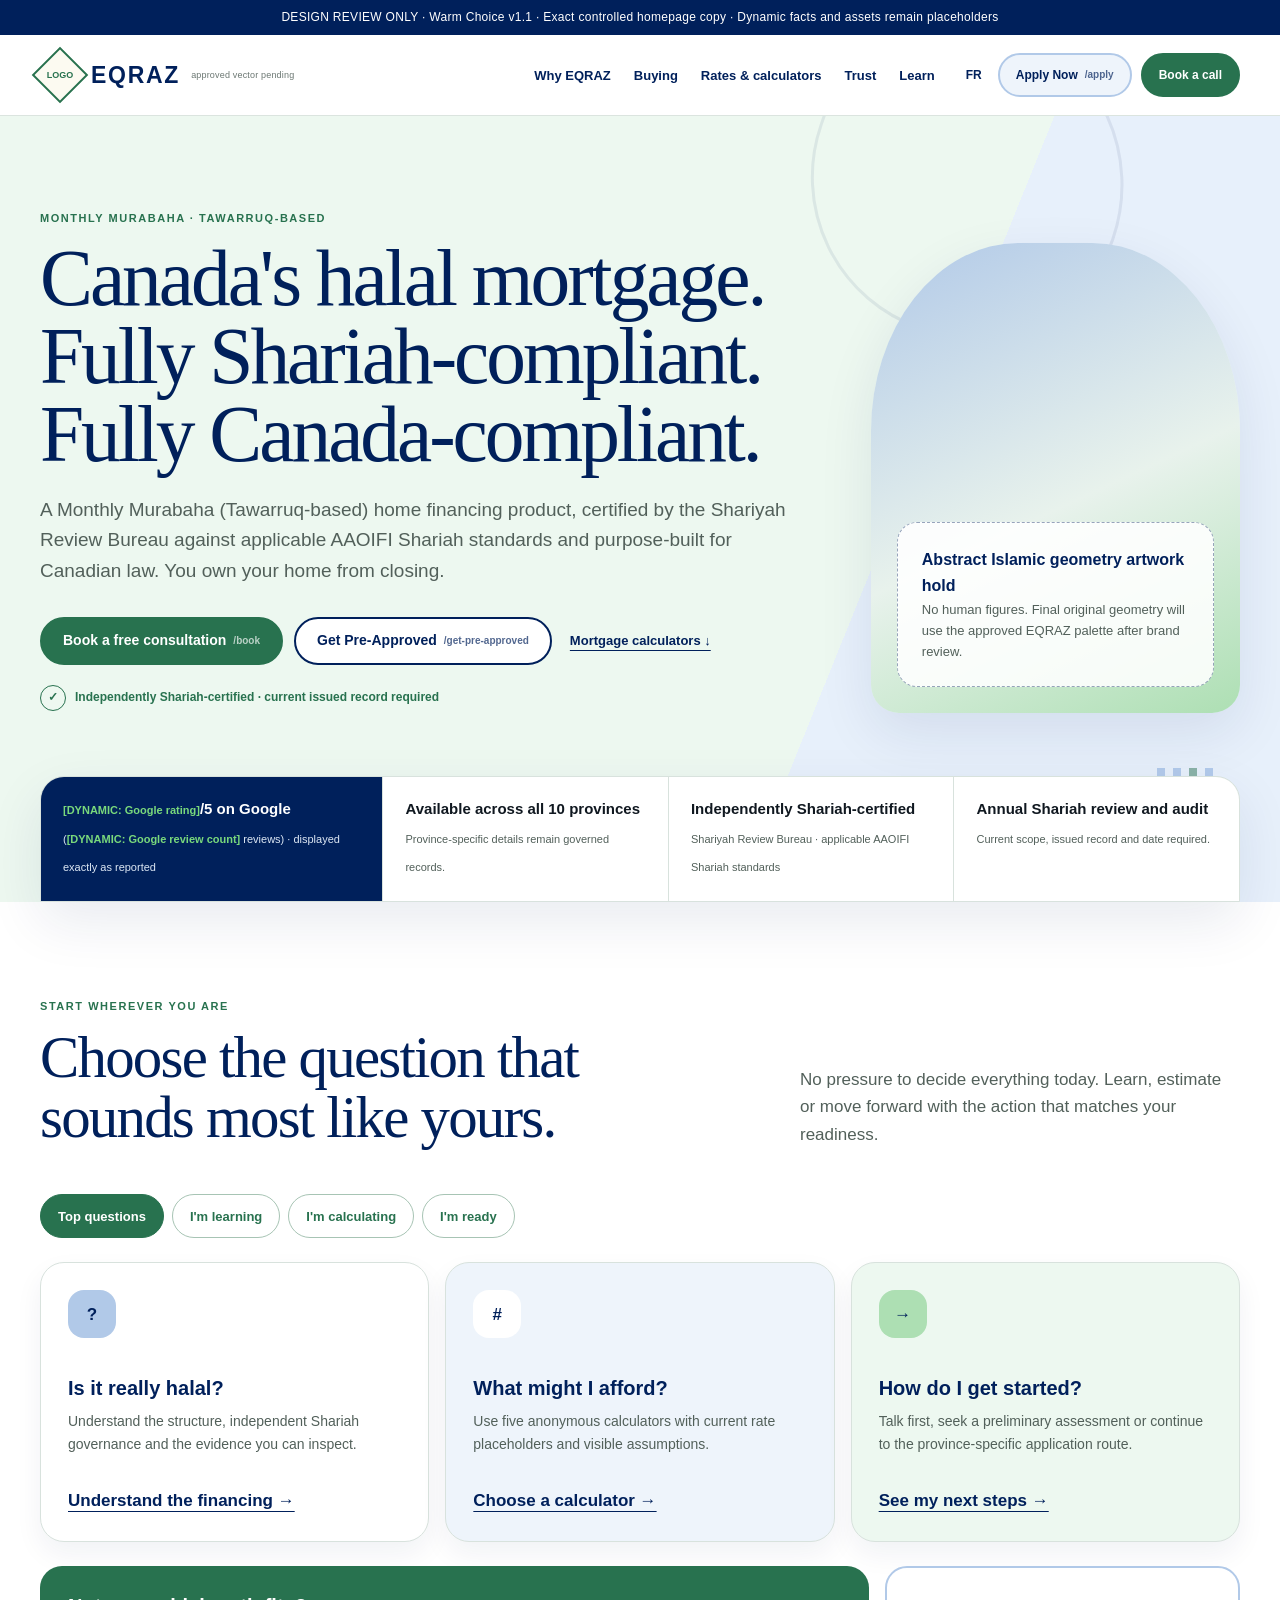
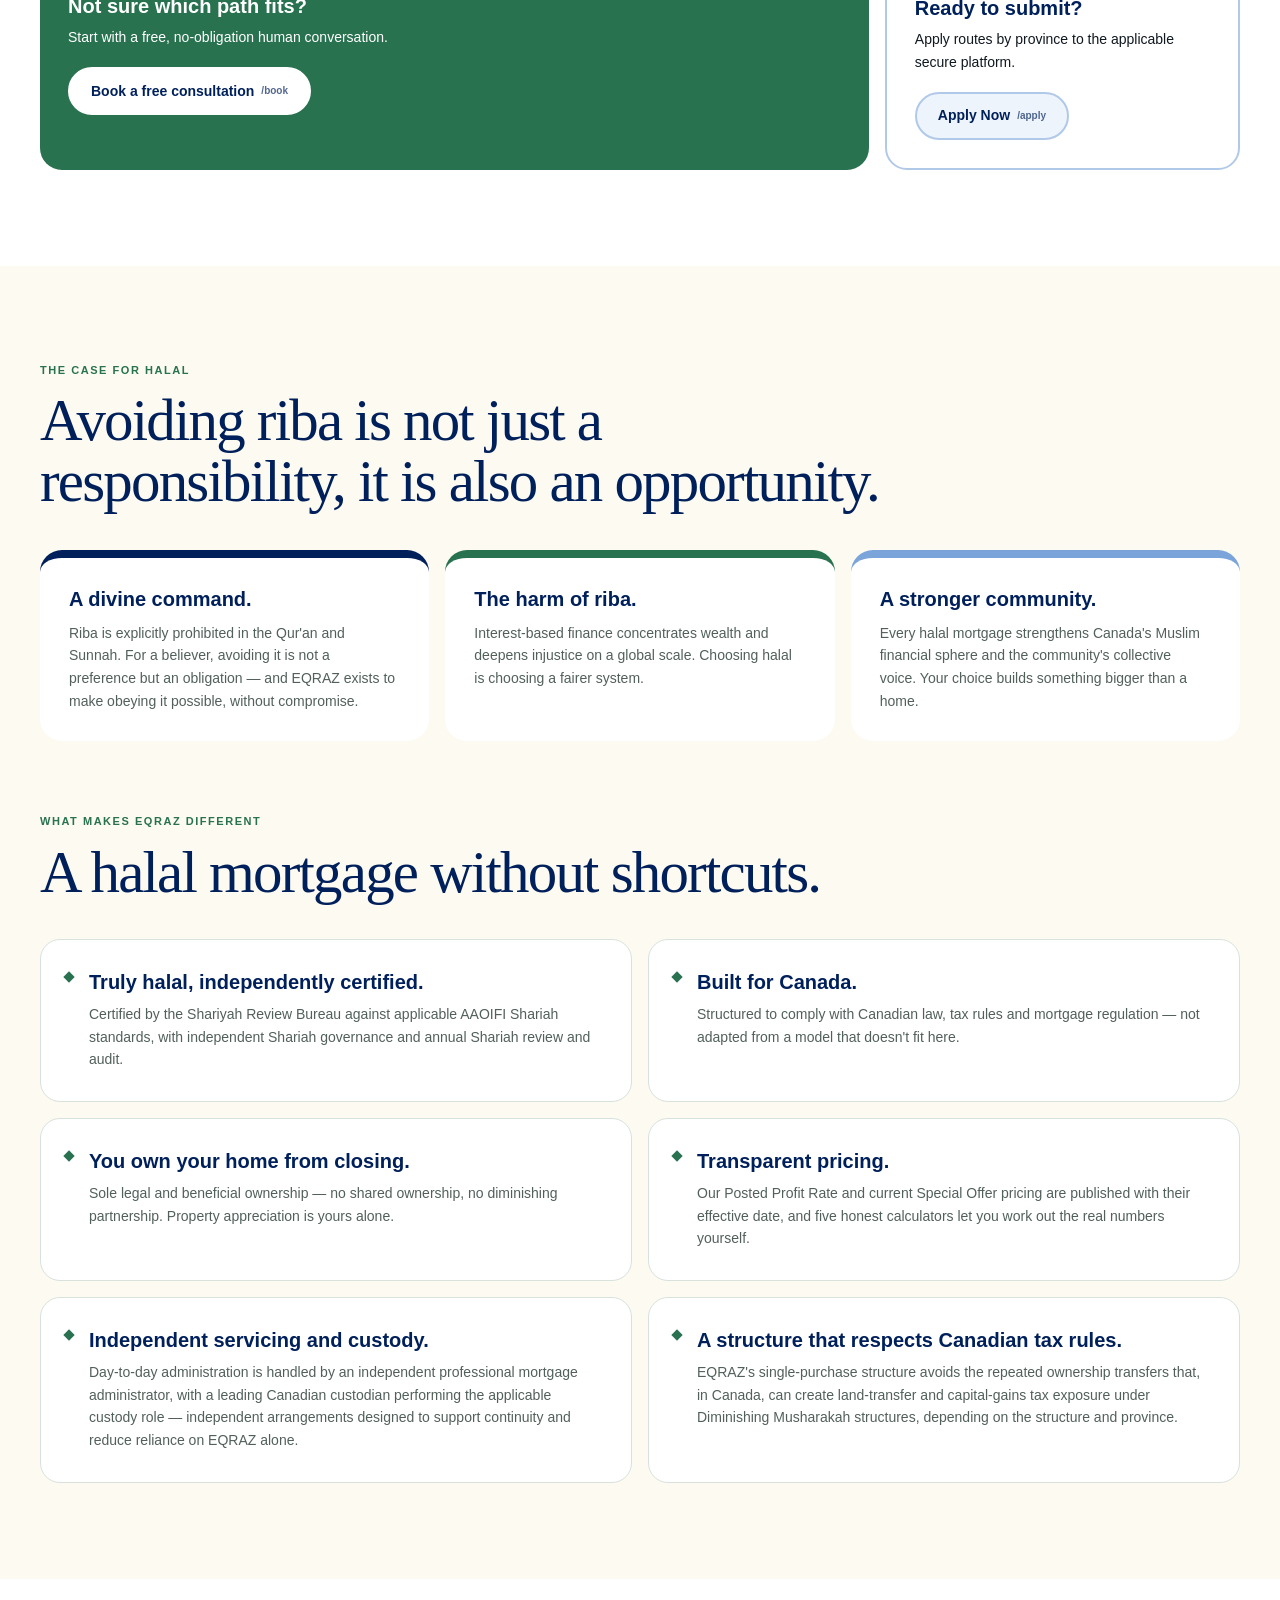
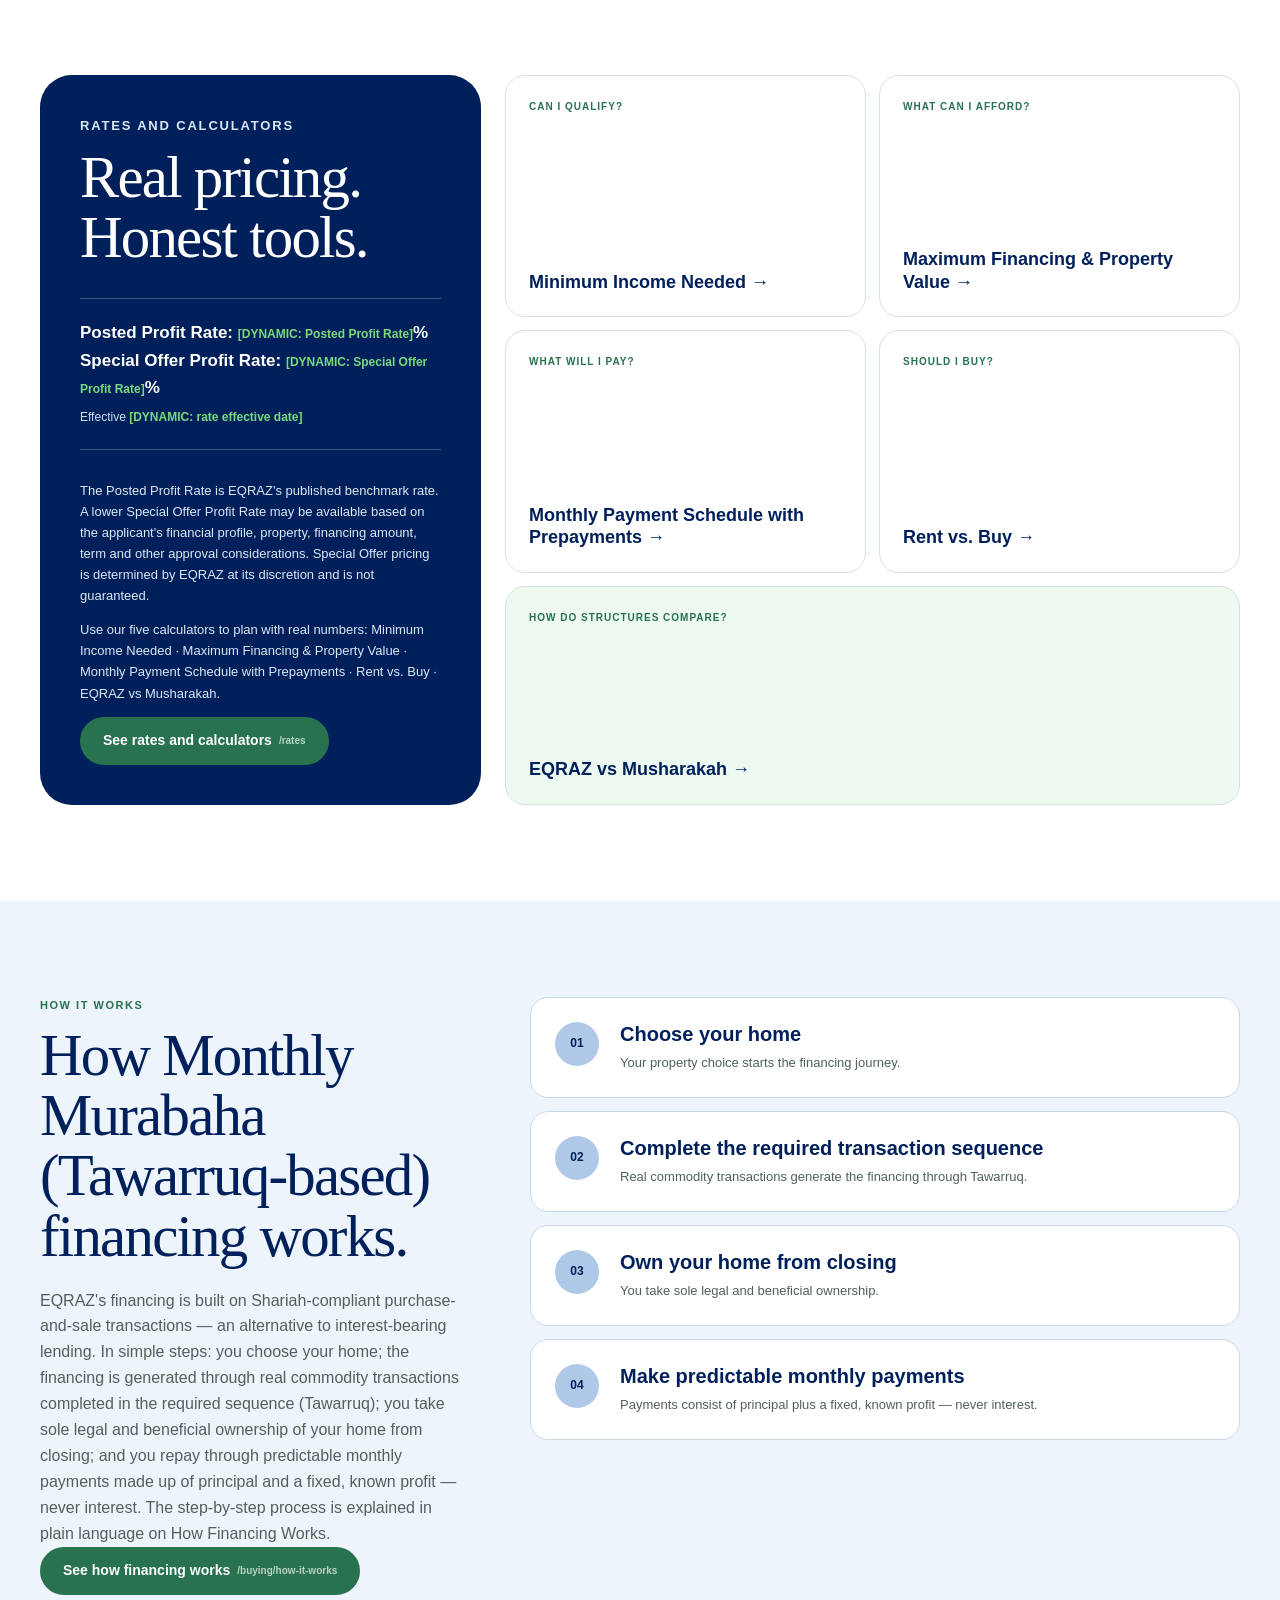
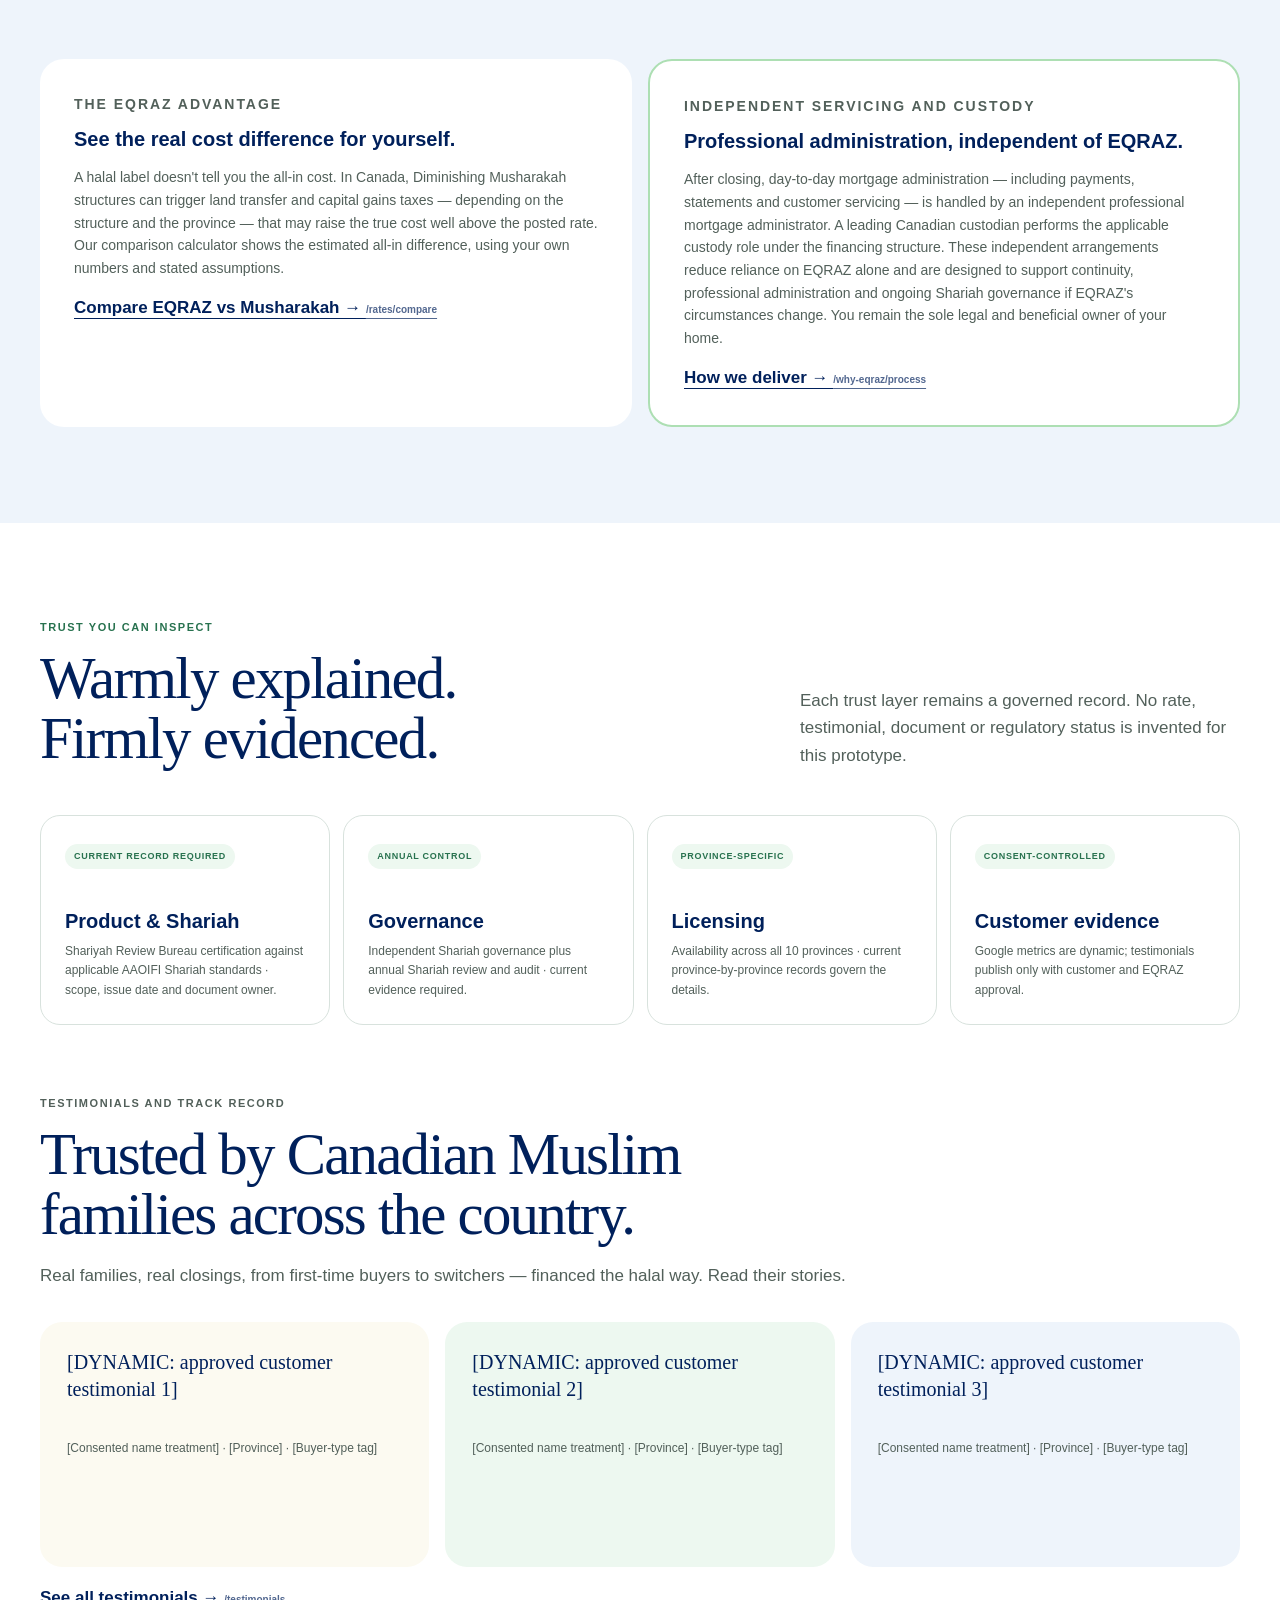
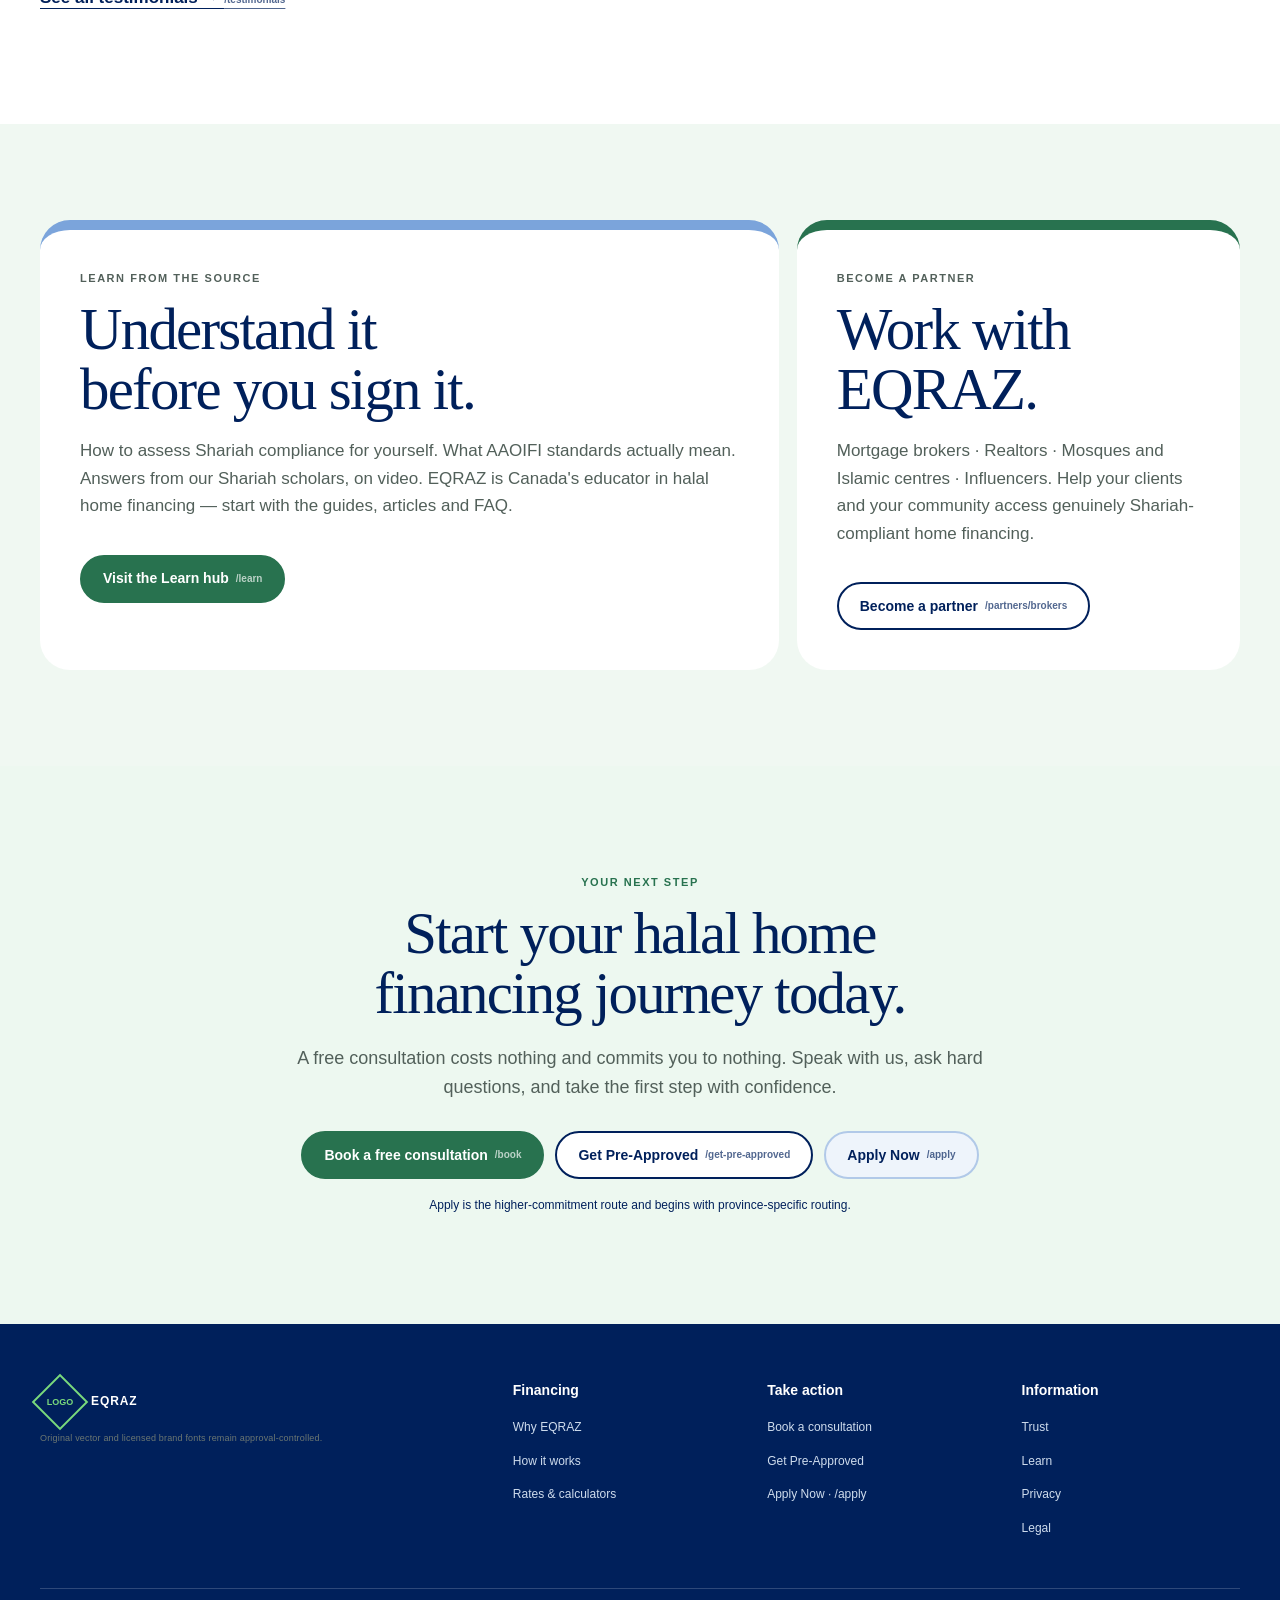
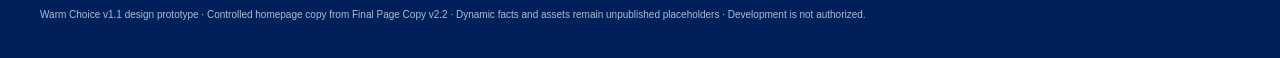
<file: warm-choice-v1.1.html>
<!doctype html>
<html lang="en">
<head>
  <meta charset="utf-8">
  <meta name="viewport" content="width=device-width, initial-scale=1">
  <meta name="color-scheme" content="light">
  <title>EQRAZ — Warm Choice v1.1 Homepage Review</title>
  <style>
    :root {
      --navy: #00205b;
      --green: #28724f;
      --blue: #7ba4db;
      --bright-green: #79d97c;
      --pale-blue: #b1c9e8;
      --ink: #101820;
      --pale-green: #addfb3;
      --pearl: #fcfaf1;
      --white: #fff;
      --muted: #52605a;
      --line: #d8e2dd;
      --display: "Queens Variable", Georgia, "Times New Roman", serif;
      --body: "Object Sans", Arial, Helvetica, sans-serif;
      --max: 1200px;
      --shadow: 0 20px 55px rgba(0, 32, 91, .09);
    }

    * { box-sizing: border-box; }
    html { scroll-behavior: smooth; }
    body { margin: 0; color: var(--ink); background: var(--white); font-family: var(--body); font-size: 17px; line-height: 1.62; -webkit-font-smoothing: antialiased; }
    a { color: inherit; }
    :focus-visible { outline: 3px solid var(--green); outline-offset: 4px; border-radius: 6px; }
    .skip { position: fixed; z-index: 100; top: -90px; left: 16px; padding: 12px 18px; color: white; background: var(--navy); }
    .skip:focus { top: 16px; }
    .wrap { width: min(calc(100% - 48px), var(--max)); margin-inline: auto; }
    .review-bar { padding: 8px 16px; color: white; background: var(--navy); text-align: center; font-size: 12px; letter-spacing: .025em; }

    .site-header { position: sticky; z-index: 40; top: 0; border-bottom: 1px solid rgba(216,226,221,.92); background: rgba(255,255,255,.96); backdrop-filter: blur(12px); }
    .header-row { min-height: 80px; display: flex; align-items: center; gap: 24px; }
    .brand { display: inline-flex; align-items: center; gap: 11px; color: var(--navy); text-decoration: none; font-size: 23px; font-weight: 800; letter-spacing: .075em; }
    .logo-hold { width: 40px; height: 40px; display: grid; place-items: center; border: 2px solid var(--green); color: var(--green); background: var(--pearl); font-size: 9px; font-weight: 800; letter-spacing: 0; transform: rotate(45deg); }
    .logo-hold span { transform: rotate(-45deg); }
    .asset-note { color: #6b7772; font-size: 9px; font-weight: 500; letter-spacing: .02em; }
    nav { margin-left: auto; }
    nav ul { display: flex; align-items: center; gap: 23px; margin: 0; padding: 0; list-style: none; }
    nav a { min-height: 44px; display: inline-flex; align-items: center; color: var(--navy); text-decoration: none; font-size: 13px; font-weight: 700; }
    nav a:hover { color: var(--green); }
    .header-actions { display: flex; align-items: center; gap: 9px; }
    .lang { min-height: 44px; display: inline-flex; align-items: center; padding: 0 7px; color: var(--navy); font-size: 12px; font-weight: 800; text-decoration: none; }
    .menu { display: none; width: 46px; height: 46px; border: 1px solid var(--line); border-radius: 12px; color: var(--navy); background: white; font: inherit; }

    .button { min-height: 48px; display: inline-flex; align-items: center; justify-content: center; gap: 7px; padding: 12px 21px; border: 2px solid var(--green); border-radius: 999px; text-decoration: none; font-size: 14px; font-weight: 800; line-height: 1.2; transition: transform .18s ease, box-shadow .18s ease; }
    .button:hover { transform: translateY(-2px); box-shadow: 0 12px 25px rgba(40,114,79,.17); }
    .button.primary { color: white; background: var(--green); }
    .button.secondary { color: var(--navy); border-color: var(--navy); background: white; }
    .button.apply { color: var(--navy); border-color: var(--pale-blue); background: #eef4fb; }
    .button.compact { min-height: 44px; padding: 10px 16px; font-size: 12px; }
    .route { color: currentColor; opacity: .68; font-size: 10px; font-weight: 600; }

    main { overflow: hidden; }
    .section { padding: 96px 0; }
    .section.pearl { background: var(--pearl); }
    .section.blue { background: #eef4fb; }
    .section.green-wash { background: #f0f8f2; }
    .eyebrow { margin: 0 0 12px; color: var(--green); font-size: 11px; font-weight: 900; letter-spacing: .14em; text-transform: uppercase; }
    h1, h2, h3 { text-wrap: balance; }
    h1, h2 { color: var(--navy); font-family: var(--display); font-weight: 500; }
    h1 { max-width: 830px; margin: 0; font-size: clamp(52px, 6.2vw, 82px); line-height: .98; letter-spacing: -.038em; }
    h2 { margin: 0; font-size: clamp(40px, 4.6vw, 62px); line-height: 1.02; letter-spacing: -.03em; }
    h3 { margin: 0; color: var(--navy); font-size: 20px; line-height: 1.25; }
    .lede { max-width: 760px; margin: 21px 0 0; color: var(--muted); font-size: 19px; }
    .section-head { display: grid; grid-template-columns: repeat(8, 1fr); gap: 16px; align-items: end; margin-bottom: 46px; }
    .section-head > div { grid-column: 1 / span 5; }
    .section-head > p { grid-column: 6 / span 3; margin: 0; color: var(--muted); }

    .hero { position: relative; padding: 64px 0 0; background: linear-gradient(112deg, #edf8f0 0 66%, #e7f0fb 66% 100%); }
    .hero::before { content: ""; position: absolute; width: 310px; height: 310px; top: -95px; right: 12%; border: 3px solid rgba(0,32,91,.08); border-radius: 46% 54% 48% 52%; transform: rotate(19deg); }
    .brand-grid { position: absolute; right: 4%; bottom: 110px; width: 72px; display: grid; grid-template-columns: repeat(4, 8px); gap: 8px; opacity: .48; }
    .brand-grid i { width: 8px; height: 8px; background: var(--blue); }
    .brand-grid i:nth-child(3n) { background: var(--green); }
    .hero-layout { position: relative; z-index: 2; display: grid; grid-template-columns: minmax(0, 1.35fr) minmax(320px, .65fr); gap: 64px; align-items: center; }
    .hero-copy { padding: 30px 0 65px; }
    .hero-actions { display: flex; flex-wrap: wrap; gap: 11px; margin-top: 30px; }
    .quick-link { min-height: 44px; display: inline-flex; align-items: center; padding: 7px; color: var(--navy); font-size: 13px; font-weight: 800; text-underline-offset: 5px; }
    .cert-line { display: inline-flex; align-items: center; gap: 9px; margin-top: 20px; color: var(--green); font-size: 12px; font-weight: 800; }
    .cert-line span { width: 26px; height: 26px; display: grid; place-items: center; border: 1px solid var(--green); border-radius: 50%; }
    .hero-panel { position: relative; min-height: 470px; display: flex; align-items: flex-end; padding: 26px; border-radius: 40% 40% 28px 28px; overflow: hidden; background: linear-gradient(155deg, var(--pale-blue), #e8f2ec 55%, var(--pale-green)); box-shadow: var(--shadow); }
    .art-hold { position: relative; z-index: 2; width: 100%; padding: 24px; border: 1px dashed rgba(0,32,91,.4); border-radius: 20px; background: rgba(255,255,255,.88); color: var(--muted); font-size: 13px; }
    .art-hold strong { display: block; color: var(--navy); font-size: 16px; }
    .proof-strip { position: relative; z-index: 3; display: grid; grid-template-columns: 1.2fr repeat(3, 1fr); gap: 1px; border: 1px solid var(--line); border-radius: 24px 24px 0 0; overflow: hidden; background: var(--line); box-shadow: var(--shadow); }
    .proof-strip > div { padding: 22px; background: white; }
    .proof-strip > div:first-child { background: var(--navy); color: white; }
    .proof-strip strong { display: block; margin-bottom: 6px; font-size: 15px; line-height: 1.3; }
    .proof-strip span { color: var(--muted); font-size: 11px; line-height: 1.4; }
    .proof-strip > div:first-child span { color: #dce7f4; }
    .dynamic { color: var(--green); font-weight: 900; }
    .proof-strip > div:first-child .dynamic { color: var(--bright-green); }

    .choice-tabs { display: flex; flex-wrap: wrap; gap: 8px; margin-bottom: 24px; }
    .choice-tab { min-height: 44px; padding: 9px 17px; border: 1px solid #a7c4b4; border-radius: 999px; color: var(--green); background: white; font: 700 13px var(--body); }
    .choice-tab.active { color: white; border-color: var(--green); background: var(--green); }
    .choice-grid { display: grid; grid-template-columns: repeat(3, 1fr); gap: 16px; }
    .choice-card { min-height: 280px; display: flex; flex-direction: column; padding: 27px; border: 1px solid var(--line); border-radius: 24px; background: white; box-shadow: 0 12px 28px rgba(0,32,91,.06); }
    .choice-card:nth-child(2) { background: #eef4fb; }
    .choice-card:nth-child(3) { background: #edf8f0; }
    .choice-icon { width: 48px; height: 48px; display: grid; place-items: center; margin-bottom: 38px; border-radius: 16px; color: var(--navy); background: var(--pale-blue); font-weight: 900; }
    .choice-card:nth-child(2) .choice-icon { background: white; }
    .choice-card:nth-child(3) .choice-icon { background: var(--pale-green); }
    .choice-card p { margin: 9px 0 20px; color: var(--muted); font-size: 14px; }
    .choice-card .text-link { margin-top: auto; }
    .text-link { color: var(--navy); font-weight: 850; text-underline-offset: 5px; }
    .action-paths { display: grid; grid-template-columns: 1.4fr .6fr; gap: 16px; margin-top: 24px; }
    .call-path, .apply-path { padding: 28px; border-radius: 22px; }
    .call-path { color: white; background: var(--green); }
    .call-path h3, .call-path p { color: white; }
    .call-path p, .apply-path p { margin: 7px 0 18px; font-size: 14px; }
    .call-path .button { color: var(--navy); border-color: white; background: white; }
    .apply-path { border: 2px solid var(--pale-blue); background: white; }

    .belief-grid { display: grid; grid-template-columns: repeat(3, 1fr); gap: 16px; margin-top: 38px; }
    .belief { padding: 29px; border-radius: 22px; background: white; }
    .belief:nth-child(1) { border-top: 8px solid var(--navy); }
    .belief:nth-child(2) { border-top: 8px solid var(--green); }
    .belief:nth-child(3) { border-top: 8px solid var(--blue); }
    .belief p { margin: 10px 0 0; color: var(--muted); font-size: 14px; }
    .difference { margin-top: 72px; }
    .difference-head { max-width: 800px; }
    .difference-grid { display: grid; grid-template-columns: repeat(2, 1fr); gap: 16px; margin-top: 36px; }
    .difference-item { position: relative; padding: 30px 30px 30px 48px; border: 1px solid var(--line); border-radius: 20px; background: white; }
    .difference-item::before { content: ""; position: absolute; top: 33px; left: 24px; width: 8px; height: 8px; background: var(--green); transform: rotate(45deg); }
    .difference-item p { margin: 8px 0 0; color: var(--muted); font-size: 14px; }

    .rate-layout { display: grid; grid-template-columns: 3fr 5fr; gap: 24px; }
    .rate-card { padding: 40px; border-radius: 32px; color: white; background: var(--navy); }
    .rate-card h2 { color: white; }
    .rate-record { margin: 30px 0; padding: 20px 0; border-top: 1px solid rgba(255,255,255,.22); border-bottom: 1px solid rgba(255,255,255,.22); }
    .rate-record strong { display: block; font-size: 17px; }
    .rate-record span { color: #cfdded; font-size: 12px; }
    .rate-card p { color: #dce7f4; font-size: 13px; }
    .rate-card .dynamic { color: var(--bright-green); }
    .calculator-grid { display: grid; grid-template-columns: repeat(2, 1fr); gap: 13px; }
    .calculator { min-height: 154px; display: flex; flex-direction: column; justify-content: space-between; padding: 23px; border: 1px solid var(--line); border-radius: 20px; background: white; text-decoration: none; transition: transform .18s ease, border-color .18s ease; }
    .calculator:hover { transform: translateY(-3px); border-color: var(--green); }
    .calculator:last-child { grid-column: 1 / -1; min-height: 130px; background: #edf8f0; }
    .calculator span { color: var(--green); font-size: 10px; font-weight: 900; letter-spacing: .1em; text-transform: uppercase; }
    .calculator strong { color: var(--navy); font-size: 18px; line-height: 1.25; }

    .process-layout { display: grid; grid-template-columns: 3fr 5fr; gap: 64px; align-items: start; }
    .process-intro { position: sticky; top: 120px; }
    .process-intro .lede { font-size: 16px; }
    .steps { display: grid; gap: 13px; }
    .step { display: grid; grid-template-columns: 48px 1fr; gap: 17px; padding: 24px; border: 1px solid #cad9e8; border-radius: 18px; background: white; }
    .step b { width: 44px; height: 44px; display: grid; place-items: center; border-radius: 50%; color: var(--navy); background: var(--pale-blue); font-size: 12px; }
    .step p { margin: 5px 0 0; color: var(--muted); font-size: 13px; }
    .process-stories { display: grid; grid-template-columns: repeat(2, 1fr); gap: 16px; margin-top: 64px; }
    .story { padding: 34px; border-radius: 24px; background: white; }
    .story:nth-child(2) { border: 2px solid var(--pale-green); }
    .story p { color: var(--muted); font-size: 14px; }

    .records { display: grid; grid-template-columns: repeat(4, 1fr); gap: 13px; margin-bottom: 70px; }
    .record { min-height: 210px; padding: 24px; border: 1px solid var(--line); border-radius: 20px; background: white; }
    .record-status { display: inline-flex; margin-bottom: 40px; padding: 5px 9px; border-radius: 999px; color: var(--green); background: #edf8f0; font-size: 9px; font-weight: 900; letter-spacing: .08em; text-transform: uppercase; }
    .record p { margin: 8px 0 0; color: var(--muted); font-size: 12px; }
    .testimonials-head { max-width: 840px; margin-bottom: 32px; }
    .testimonials-head p { color: var(--muted); }
    .testimonials { display: grid; grid-template-columns: repeat(3, 1fr); gap: 16px; }
    .testimonial { min-height: 245px; padding: 27px; border-radius: 22px; background: var(--pearl); }
    .testimonial:nth-child(2) { background: #edf8f0; }
    .testimonial:nth-child(3) { background: #eef4fb; }
    .testimonial blockquote { margin: 0 0 36px; color: var(--navy); font-family: var(--display); font-size: 20px; line-height: 1.35; }
    .testimonial footer { color: var(--muted); font-size: 12px; }

    .learn-grid { display: grid; grid-template-columns: 5fr 3fr; gap: 18px; }
    .learn-card { min-height: 390px; padding: 40px; border-radius: 30px; background: white; }
    .learn-card:first-child { border-top: 10px solid var(--blue); }
    .learn-card:last-child { border-top: 10px solid var(--green); }
    .learn-card p { color: var(--muted); }
    .learn-card .button { margin-top: 18px; }

    .final { position: relative; padding: 108px 0; text-align: center; background: #edf8f0; }
    .final h2 { max-width: 860px; margin-inline: auto; }
    .final > .wrap > p:not(.eyebrow) { max-width: 690px; margin: 20px auto 29px; color: var(--muted); font-size: 18px; }
    .final-actions { display: flex; flex-wrap: wrap; justify-content: center; gap: 11px; }
    .apply-note { margin-top: 17px; color: var(--navy); font-size: 12px; }

    .site-footer { padding: 58px 0 34px; color: #dce7f4; background: var(--navy); }
    .footer-grid { display: grid; grid-template-columns: 2fr repeat(3, 1fr); gap: 36px; }
    .site-footer .brand { color: white; }
    .site-footer .logo-hold { border-color: var(--bright-green); color: var(--bright-green); background: transparent; }
    .site-footer h3 { color: white; font-size: 14px; }
    .site-footer ul { margin: 13px 0 0; padding: 0; list-style: none; }
    .site-footer li { margin: 6px 0; }
    .site-footer a { color: #cedced; font-size: 12px; text-decoration: none; }
    .footer-note { margin-top: 42px; padding-top: 18px; border-top: 1px solid rgba(255,255,255,.18); color: #a9bdd5; font-size: 10px; }
    .mobile-action { display: none; }

    @media (max-width: 1020px) {
      nav { display: none; position: absolute; top: 80px; left: 0; right: 0; margin: 0; padding: 16px 24px 24px; border-bottom: 1px solid var(--line); background: white; }
      nav.open { display: block; }
      nav ul { align-items: stretch; flex-direction: column; gap: 2px; }
      nav a { width: 100%; }
      .header-actions .button { display: none; }
      .menu { display: block; }
      .hero-layout, .rate-layout, .process-layout, .learn-grid { grid-template-columns: 1fr; }
      .hero-copy { padding-bottom: 26px; }
      .hero-panel { min-height: 350px; border-radius: 32px; }
      .proof-strip, .records { grid-template-columns: repeat(2, 1fr); }
      .section-head { display: block; }
      .section-head > p { margin-top: 18px; }
      .process-intro { position: static; }
      .choice-grid, .belief-grid, .testimonials { grid-template-columns: 1fr; }
      .choice-card { min-height: 225px; }
      .choice-icon { margin-bottom: 28px; }
      .footer-grid { grid-template-columns: repeat(2, 1fr); }
    }

    @media (max-width: 680px) {
      .wrap { width: min(calc(100% - 32px), var(--max)); }
      .review-bar { font-size: 10px; }
      .header-row { min-height: 70px; gap: 10px; }
      nav { top: 70px; }
      .brand { font-size: 19px; }
      .logo-hold { width: 34px; height: 34px; }
      .lang { margin-left: auto; }
      .section { padding: 74px 0; }
      h1 { font-size: clamp(46px, 14vw, 64px); }
      h2 { font-size: 40px; }
      .hero { padding-top: 32px; background: #edf8f0; }
      .hero-actions { align-items: stretch; flex-direction: column; }
      .hero-actions .button { width: 100%; }
      .quick-link { justify-content: center; }
      .hero-panel { min-height: 290px; }
      .proof-strip, .difference-grid, .calculator-grid, .records, .process-stories, .footer-grid, .action-paths { grid-template-columns: 1fr; }
      .calculator:last-child { grid-column: auto; }
      .rate-card, .learn-card { padding: 29px 23px; }
      .difference-item { padding-right: 22px; }
      .step { grid-template-columns: 40px 1fr; padding: 20px 17px; }
      .step b { width: 38px; height: 38px; }
      .final { padding: 78px 0 118px; }
      .final-actions { align-items: stretch; flex-direction: column; }
      .mobile-action { position: fixed; z-index: 50; bottom: 0; left: 0; right: 0; display: grid; grid-template-columns: 1.35fr .65fr; gap: 8px; padding: 10px 12px; border-top: 1px solid var(--line); background: rgba(255,255,255,.97); }
      .mobile-action .button { min-height: 48px; padding-inline: 10px; font-size: 12px; }
    }

    @media (prefers-reduced-motion: reduce) {
      html { scroll-behavior: auto; }
      *, *::before, *::after { animation: none !important; transition: none !important; }
    }
  </style>
</head>
<body>
  <a class="skip" href="#main">Skip to main content</a>
  <div class="review-bar">DESIGN REVIEW ONLY · Warm Choice v1.1 · Exact controlled homepage copy · Dynamic facts and assets remain placeholders</div>
  <header class="site-header">
    <div class="wrap header-row">
      <a class="brand" href="#top" aria-label="EQRAZ homepage"><span class="logo-hold" aria-hidden="true"><span>LOGO</span></span>EQRAZ <span class="asset-note">approved vector pending</span></a>
      <nav id="nav" aria-label="Primary navigation">
        <ul><li><a href="#why">Why EQRAZ</a></li><li><a href="#process">Buying</a></li><li><a href="#rates">Rates &amp; calculators</a></li><li><a href="#trust">Trust</a></li><li><a href="#learn">Learn</a></li></ul>
      </nav>
      <div class="header-actions">
        <a class="lang" href="#">FR</a>
        <a class="button apply compact" href="#apply">Apply Now <span class="route">/apply</span></a>
        <a class="button primary compact" href="#book">Book a call</a>
        <button class="menu" type="button" aria-expanded="false" aria-controls="nav" aria-label="Open navigation menu">☰</button>
      </div>
    </div>
  </header>

  <main id="main">
    <section class="hero" id="top" data-wf-block="1">
      <div class="brand-grid" aria-hidden="true"><i></i><i></i><i></i><i></i><i></i><i></i><i></i><i></i></div>
      <div class="wrap hero-layout">
        <div class="hero-copy">
          <p class="eyebrow">Monthly Murabaha · Tawarruq-based</p>
          <h1>Canada's halal mortgage. Fully Shariah-compliant. Fully Canada-compliant.</h1>
          <p class="lede">A Monthly Murabaha (Tawarruq-based) home financing product, certified by the Shariyah Review Bureau against applicable AAOIFI Shariah standards and purpose-built for Canadian law. You own your home from closing.</p>
          <div class="hero-actions">
            <a class="button primary" href="#book">Book a free consultation <span class="route">/book</span></a>
            <a class="button secondary" href="#preapproved">Get Pre-Approved <span class="route">/get-pre-approved</span></a>
            <a class="quick-link" href="#rates">Mortgage calculators ↓</a>
          </div>
          <div class="cert-line"><span aria-hidden="true">✓</span> Independently Shariah-certified · current issued record required</div>
        </div>
        <div class="hero-panel" role="img" aria-label="Placeholder for approved abstract Islamic geometry artwork with no human figures">
          <div class="art-hold"><strong>Abstract Islamic geometry artwork hold</strong>No human figures. Final original geometry will use the approved EQRAZ palette after brand review.</div>
        </div>
      </div>
      <div class="wrap proof-strip" aria-label="Current trust summary">
        <div><strong><span class="dynamic">[DYNAMIC: Google rating]</span>/5 on Google</strong><span>(<span class="dynamic">[DYNAMIC: Google review count]</span> reviews) · displayed exactly as reported</span></div>
        <div><strong>Available across all 10 provinces</strong><span>Province-specific details remain governed records.</span></div>
        <div><strong>Independently Shariah-certified</strong><span>Shariyah Review Bureau · applicable AAOIFI Shariah standards</span></div>
        <div><strong>Annual Shariah review and audit</strong><span>Current scope, issued record and date required.</span></div>
      </div>
    </section>

    <section class="section" data-wf-block="2" aria-labelledby="choice-heading">
      <div class="wrap">
        <div class="section-head"><div><p class="eyebrow">Start wherever you are</p><h2 id="choice-heading">Choose the question that sounds most like yours.</h2></div><p>No pressure to decide everything today. Learn, estimate or move forward with the action that matches your readiness.</p></div>
        <div class="choice-tabs" aria-label="Visitor intent"><button class="choice-tab active" type="button">Top questions</button><button class="choice-tab" type="button">I'm learning</button><button class="choice-tab" type="button">I'm calculating</button><button class="choice-tab" type="button">I'm ready</button></div>
        <div class="choice-grid">
          <article class="choice-card"><span class="choice-icon" aria-hidden="true">?</span><h3>Is it really halal?</h3><p>Understand the structure, independent Shariah governance and the evidence you can inspect.</p><a class="text-link" href="#why">Understand the financing →</a></article>
          <article class="choice-card"><span class="choice-icon" aria-hidden="true">#</span><h3>What might I afford?</h3><p>Use five anonymous calculators with current rate placeholders and visible assumptions.</p><a class="text-link" href="#rates">Choose a calculator →</a></article>
          <article class="choice-card"><span class="choice-icon" aria-hidden="true">→</span><h3>How do I get started?</h3><p>Talk first, seek a preliminary assessment or continue to the province-specific application route.</p><a class="text-link" href="#move-forward">See my next steps →</a></article>
        </div>
        <div class="action-paths" id="move-forward">
          <div class="call-path"><h3>Not sure which path fits?</h3><p>Start with a free, no-obligation human conversation.</p><a class="button" href="#book">Book a free consultation <span class="route">/book</span></a></div>
          <div class="apply-path" id="apply"><h3>Ready to submit?</h3><p>Apply routes by province to the applicable secure platform.</p><a class="button apply" href="#">Apply Now <span class="route">/apply</span></a></div>
        </div>
      </div>
    </section>

    <section class="section pearl" id="why" data-wf-block="3" aria-labelledby="halal-heading">
      <div class="wrap">
        <p class="eyebrow">The case for halal</p>
        <h2 id="halal-heading">Avoiding riba is not just a responsibility, it is also an opportunity.</h2>
        <div class="belief-grid">
          <article class="belief"><h3>A divine command.</h3><p>Riba is explicitly prohibited in the Qur'an and Sunnah. For a believer, avoiding it is not a preference but an obligation — and EQRAZ exists to make obeying it possible, without compromise.</p></article>
          <article class="belief"><h3>The harm of riba.</h3><p>Interest-based finance concentrates wealth and deepens injustice on a global scale. Choosing halal is choosing a fairer system.</p></article>
          <article class="belief"><h3>A stronger community.</h3><p>Every halal mortgage strengthens Canada's Muslim financial sphere and the community's collective voice. Your choice builds something bigger than a home.</p></article>
        </div>
        <div class="difference">
          <div class="difference-head"><p class="eyebrow">What makes EQRAZ different</p><h2>A halal mortgage without shortcuts.</h2></div>
          <div class="difference-grid">
            <article class="difference-item"><h3>Truly halal, independently certified.</h3><p>Certified by the Shariyah Review Bureau against applicable AAOIFI Shariah standards, with independent Shariah governance and annual Shariah review and audit.</p></article>
            <article class="difference-item"><h3>Built for Canada.</h3><p>Structured to comply with Canadian law, tax rules and mortgage regulation — not adapted from a model that doesn't fit here.</p></article>
            <article class="difference-item"><h3>You own your home from closing.</h3><p>Sole legal and beneficial ownership — no shared ownership, no diminishing partnership. Property appreciation is yours alone.</p></article>
            <article class="difference-item"><h3>Transparent pricing.</h3><p>Our Posted Profit Rate and current Special Offer pricing are published with their effective date, and five honest calculators let you work out the real numbers yourself.</p></article>
            <article class="difference-item"><h3>Independent servicing and custody.</h3><p>Day-to-day administration is handled by an independent professional mortgage administrator, with a leading Canadian custodian performing the applicable custody role — independent arrangements designed to support continuity and reduce reliance on EQRAZ alone.</p></article>
            <article class="difference-item"><h3>A structure that respects Canadian tax rules.</h3><p>EQRAZ's single-purchase structure avoids the repeated ownership transfers that, in Canada, can create land-transfer and capital-gains tax exposure under Diminishing Musharakah structures, depending on the structure and province.</p></article>
          </div>
        </div>
      </div>
    </section>

    <section class="section" id="rates" data-wf-block="4" aria-labelledby="rates-heading">
      <div class="wrap rate-layout">
        <div class="rate-card">
          <p class="eyebrow">Rates and calculators</p><h2 id="rates-heading">Real pricing. Honest tools.</h2>
          <div class="rate-record"><strong>Posted Profit Rate: <span class="dynamic">[DYNAMIC: Posted Profit Rate]</span>%</strong><strong>Special Offer Profit Rate: <span class="dynamic">[DYNAMIC: Special Offer Profit Rate]</span>%</strong><span>Effective <span class="dynamic">[DYNAMIC: rate effective date]</span></span></div>
          <p>The Posted Profit Rate is EQRAZ's published benchmark rate. A lower Special Offer Profit Rate may be available based on the applicant's financial profile, property, financing amount, term and other approval considerations. Special Offer pricing is determined by EQRAZ at its discretion and is not guaranteed.</p>
          <p>Use our five calculators to plan with real numbers: Minimum Income Needed · Maximum Financing &amp; Property Value · Monthly Payment Schedule with Prepayments · Rent vs. Buy · EQRAZ vs Musharakah.</p>
          <a class="button primary" href="#rates">See rates and calculators <span class="route">/rates</span></a>
        </div>
        <div class="calculator-grid" aria-label="Five mortgage calculators">
          <a class="calculator" href="#rates"><span>Can I qualify?</span><strong>Minimum Income Needed →</strong></a>
          <a class="calculator" href="#rates"><span>What can I afford?</span><strong>Maximum Financing &amp; Property Value →</strong></a>
          <a class="calculator" href="#rates"><span>What will I pay?</span><strong>Monthly Payment Schedule with Prepayments →</strong></a>
          <a class="calculator" href="#rates"><span>Should I buy?</span><strong>Rent vs. Buy →</strong></a>
          <a class="calculator" href="#rates"><span>How do structures compare?</span><strong>EQRAZ vs Musharakah →</strong></a>
        </div>
      </div>
    </section>

    <section class="section blue" id="process" data-wf-block="5" aria-labelledby="process-heading">
      <div class="wrap">
        <div class="process-layout">
          <div class="process-intro"><p class="eyebrow">How it works</p><h2 id="process-heading">How Monthly Murabaha (Tawarruq-based) financing works.</h2><p class="lede">EQRAZ's financing is built on Shariah-compliant purchase-and-sale transactions — an alternative to interest-bearing lending. In simple steps: you choose your home; the financing is generated through real commodity transactions completed in the required sequence (Tawarruq); you take sole legal and beneficial ownership of your home from closing; and you repay through predictable monthly payments made up of principal and a fixed, known profit — never interest. The step-by-step process is explained in plain language on How Financing Works.</p><a class="button primary" href="#process">See how financing works <span class="route">/buying/how-it-works</span></a></div>
          <div class="steps"><article class="step"><b>01</b><div><h3>Choose your home</h3><p>Your property choice starts the financing journey.</p></div></article><article class="step"><b>02</b><div><h3>Complete the required transaction sequence</h3><p>Real commodity transactions generate the financing through Tawarruq.</p></div></article><article class="step"><b>03</b><div><h3>Own your home from closing</h3><p>You take sole legal and beneficial ownership.</p></div></article><article class="step"><b>04</b><div><h3>Make predictable monthly payments</h3><p>Payments consist of principal plus a fixed, known profit — never interest.</p></div></article></div>
        </div>
        <div class="process-stories">
          <article class="story"><p class="eyebrow">The EQRAZ advantage</p><h3>See the real cost difference for yourself.</h3><p>A halal label doesn't tell you the all-in cost. In Canada, Diminishing Musharakah structures can trigger land transfer and capital gains taxes — depending on the structure and the province — that may raise the true cost well above the posted rate. Our comparison calculator shows the estimated all-in difference, using your own numbers and stated assumptions.</p><a class="text-link" href="#rates">Compare EQRAZ vs Musharakah → <span class="route">/rates/compare</span></a></article>
          <article class="story"><p class="eyebrow">Independent servicing and custody</p><h3>Professional administration, independent of EQRAZ.</h3><p>After closing, day-to-day mortgage administration — including payments, statements and customer servicing — is handled by an independent professional mortgage administrator. A leading Canadian custodian performs the applicable custody role under the financing structure. These independent arrangements reduce reliance on EQRAZ alone and are designed to support continuity, professional administration and ongoing Shariah governance if EQRAZ's circumstances change. You remain the sole legal and beneficial owner of your home.</p><a class="text-link" href="#trust">How we deliver → <span class="route">/why-eqraz/process</span></a></article>
        </div>
      </div>
    </section>

    <section class="section" id="trust" data-wf-block="6" aria-labelledby="trust-heading">
      <div class="wrap">
        <div class="section-head"><div><p class="eyebrow">Trust you can inspect</p><h2 id="trust-heading">Warmly explained. Firmly evidenced.</h2></div><p>Each trust layer remains a governed record. No rate, testimonial, document or regulatory status is invented for this prototype.</p></div>
        <div class="records"><article class="record"><span class="record-status">Current record required</span><h3>Product &amp; Shariah</h3><p>Shariyah Review Bureau certification against applicable AAOIFI Shariah standards · scope, issue date and document owner.</p></article><article class="record"><span class="record-status">Annual control</span><h3>Governance</h3><p>Independent Shariah governance plus annual Shariah review and audit · current evidence required.</p></article><article class="record"><span class="record-status">Province-specific</span><h3>Licensing</h3><p>Availability across all 10 provinces · current province-by-province records govern the details.</p></article><article class="record"><span class="record-status">Consent-controlled</span><h3>Customer evidence</h3><p>Google metrics are dynamic; testimonials publish only with customer and EQRAZ approval.</p></article></div>
        <div class="testimonials-head"><p class="eyebrow">Testimonials and track record</p><h2>Trusted by Canadian Muslim families across the country.</h2><p>Real families, real closings, from first-time buyers to switchers — financed the halal way. Read their stories.</p></div>
        <div class="testimonials"><article class="testimonial"><blockquote>[DYNAMIC: approved customer testimonial 1]</blockquote><footer>[Consented name treatment] · [Province] · [Buyer-type tag]</footer></article><article class="testimonial"><blockquote>[DYNAMIC: approved customer testimonial 2]</blockquote><footer>[Consented name treatment] · [Province] · [Buyer-type tag]</footer></article><article class="testimonial"><blockquote>[DYNAMIC: approved customer testimonial 3]</blockquote><footer>[Consented name treatment] · [Province] · [Buyer-type tag]</footer></article></div>
        <p><a class="text-link" href="#trust">See all testimonials → <span class="route">/testimonials</span></a></p>
      </div>
    </section>

    <section class="section green-wash" id="learn" data-wf-block="7" aria-label="Learning and partner routes">
      <div class="wrap learn-grid">
        <article class="learn-card"><p class="eyebrow">Learn from the source</p><h2>Understand it before you sign it.</h2><p>How to assess Shariah compliance for yourself. What AAOIFI standards actually mean. Answers from our Shariah scholars, on video. EQRAZ is Canada's educator in halal home financing — start with the guides, articles and FAQ.</p><a class="button primary" href="#learn">Visit the Learn hub <span class="route">/learn</span></a></article>
        <article class="learn-card"><p class="eyebrow">Become a partner</p><h2>Work with EQRAZ.</h2><p>Mortgage brokers · Realtors · Mosques and Islamic centres · Influencers. Help your clients and your community access genuinely Shariah-compliant home financing.</p><a class="button secondary" href="#learn">Become a partner <span class="route">/partners/brokers</span></a></article>
      </div>
    </section>

    <section class="final" data-wf-block="8" aria-labelledby="final-heading">
      <div class="wrap"><p class="eyebrow">Your next step</p><h2 id="final-heading">Start your halal home financing journey today.</h2><p>A free consultation costs nothing and commits you to nothing. Speak with us, ask hard questions, and take the first step with confidence.</p><div class="final-actions"><a class="button primary" id="book" href="#">Book a free consultation <span class="route">/book</span></a><a class="button secondary" id="preapproved" href="#">Get Pre-Approved <span class="route">/get-pre-approved</span></a><a class="button apply" href="#apply">Apply Now <span class="route">/apply</span></a></div><div class="apply-note">Apply is the higher-commitment route and begins with province-specific routing.</div></div>
    </section>
  </main>

  <footer class="site-footer"><div class="wrap"><div class="footer-grid"><div><a class="brand" href="#top"><span class="logo-hold"><span>LOGO</span></span>EQRAZ</a><p class="asset-note">Original vector and licensed brand fonts remain approval-controlled.</p></div><div><h3>Financing</h3><ul><li><a href="#why">Why EQRAZ</a></li><li><a href="#process">How it works</a></li><li><a href="#rates">Rates &amp; calculators</a></li></ul></div><div><h3>Take action</h3><ul><li><a href="#book">Book a consultation</a></li><li><a href="#preapproved">Get Pre-Approved</a></li><li><a href="#apply">Apply Now · /apply</a></li></ul></div><div><h3>Information</h3><ul><li><a href="#trust">Trust</a></li><li><a href="#learn">Learn</a></li><li><a href="#">Privacy</a></li><li><a href="#">Legal</a></li></ul></div></div><div class="footer-note">Warm Choice v1.1 design prototype · Controlled homepage copy from Final Page Copy v2.2 · Dynamic facts and assets remain unpublished placeholders · Development is not authorized.</div></div></footer>

  <div class="mobile-action" aria-label="Mobile actions"><a class="button primary" href="#book">Book a call</a><a class="button apply" href="#apply">Apply</a></div>

  <script>
    const toggle = document.querySelector('.menu');
    const nav = document.getElementById('nav');
    toggle.addEventListener('click', () => {
      const open = toggle.getAttribute('aria-expanded') === 'true';
      toggle.setAttribute('aria-expanded', String(!open));
      toggle.setAttribute('aria-label', open ? 'Open navigation menu' : 'Close navigation menu');
      nav.classList.toggle('open', !open);
    });
    nav.addEventListener('click', event => {
      if (event.target.matches('a')) {
        nav.classList.remove('open');
        toggle.setAttribute('aria-expanded', 'false');
        toggle.setAttribute('aria-label', 'Open navigation menu');
      }
    });
  </script>
</body>
</html>
</file>
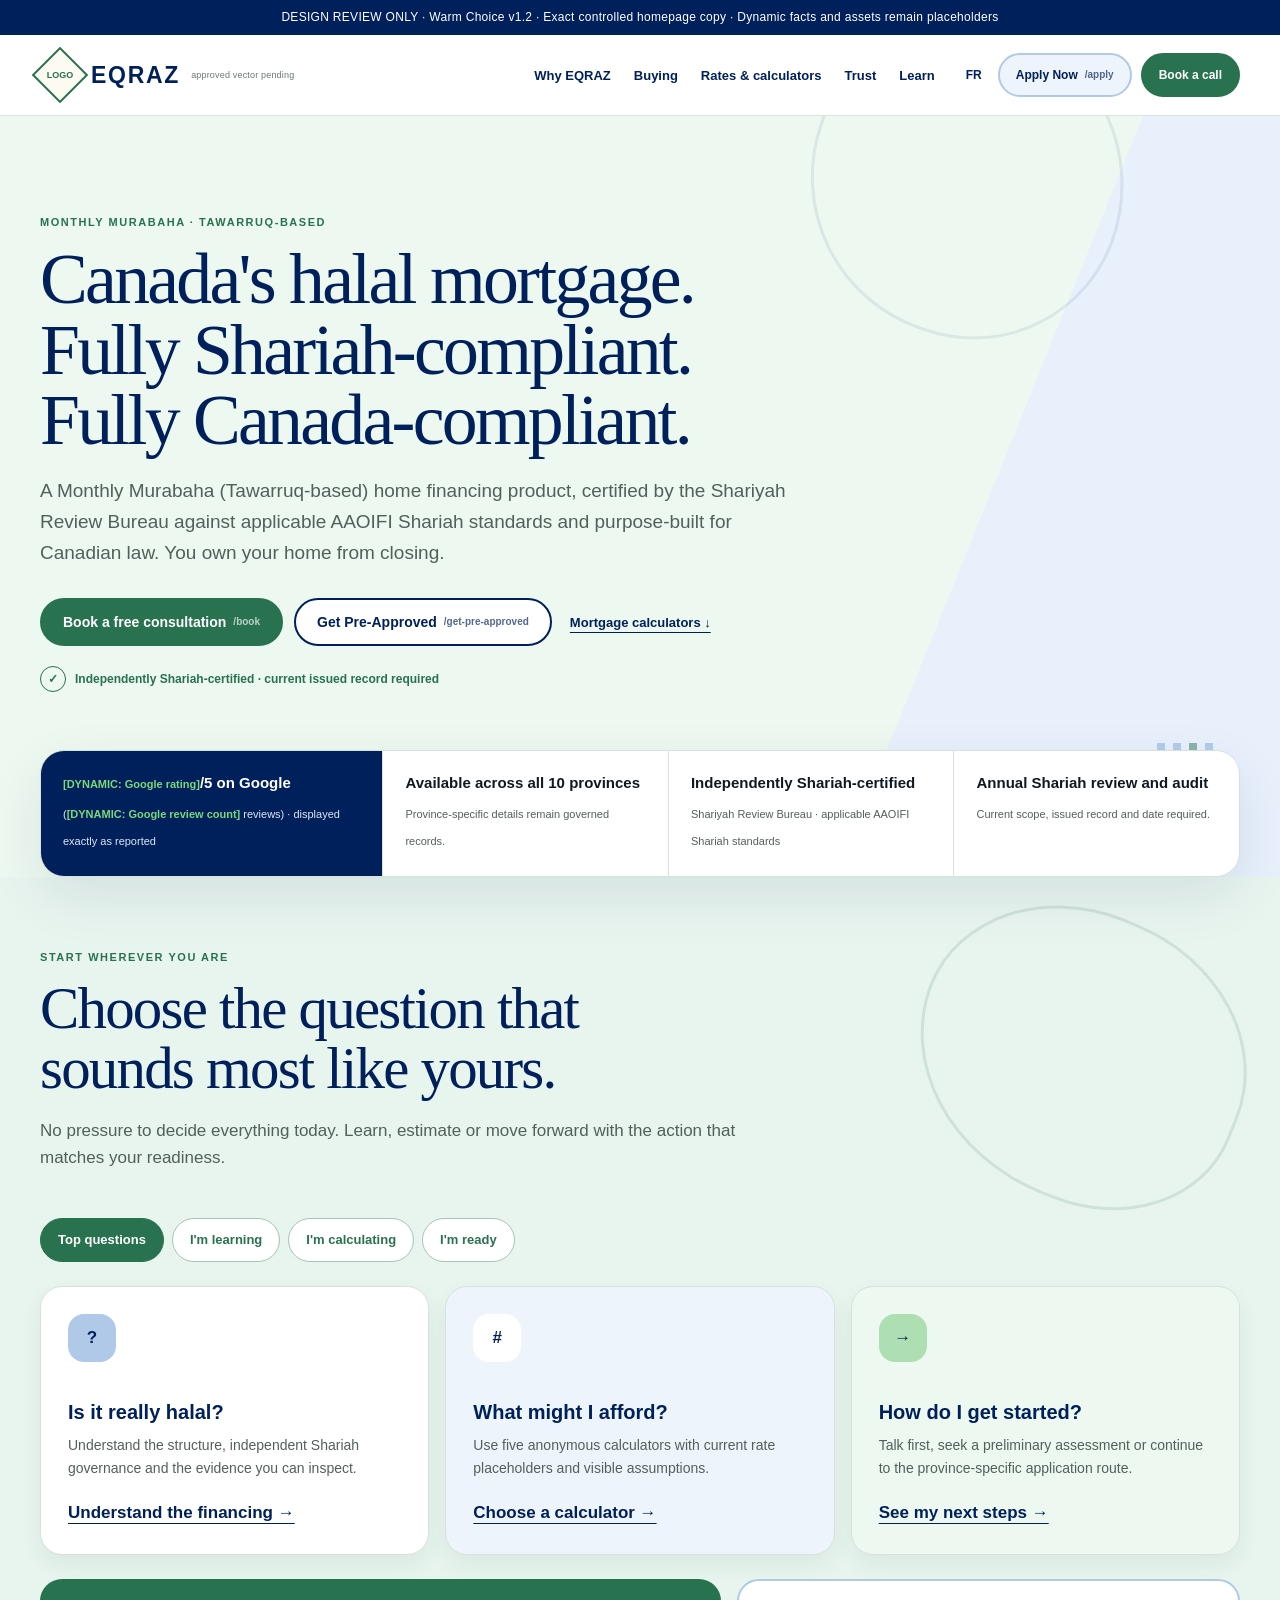
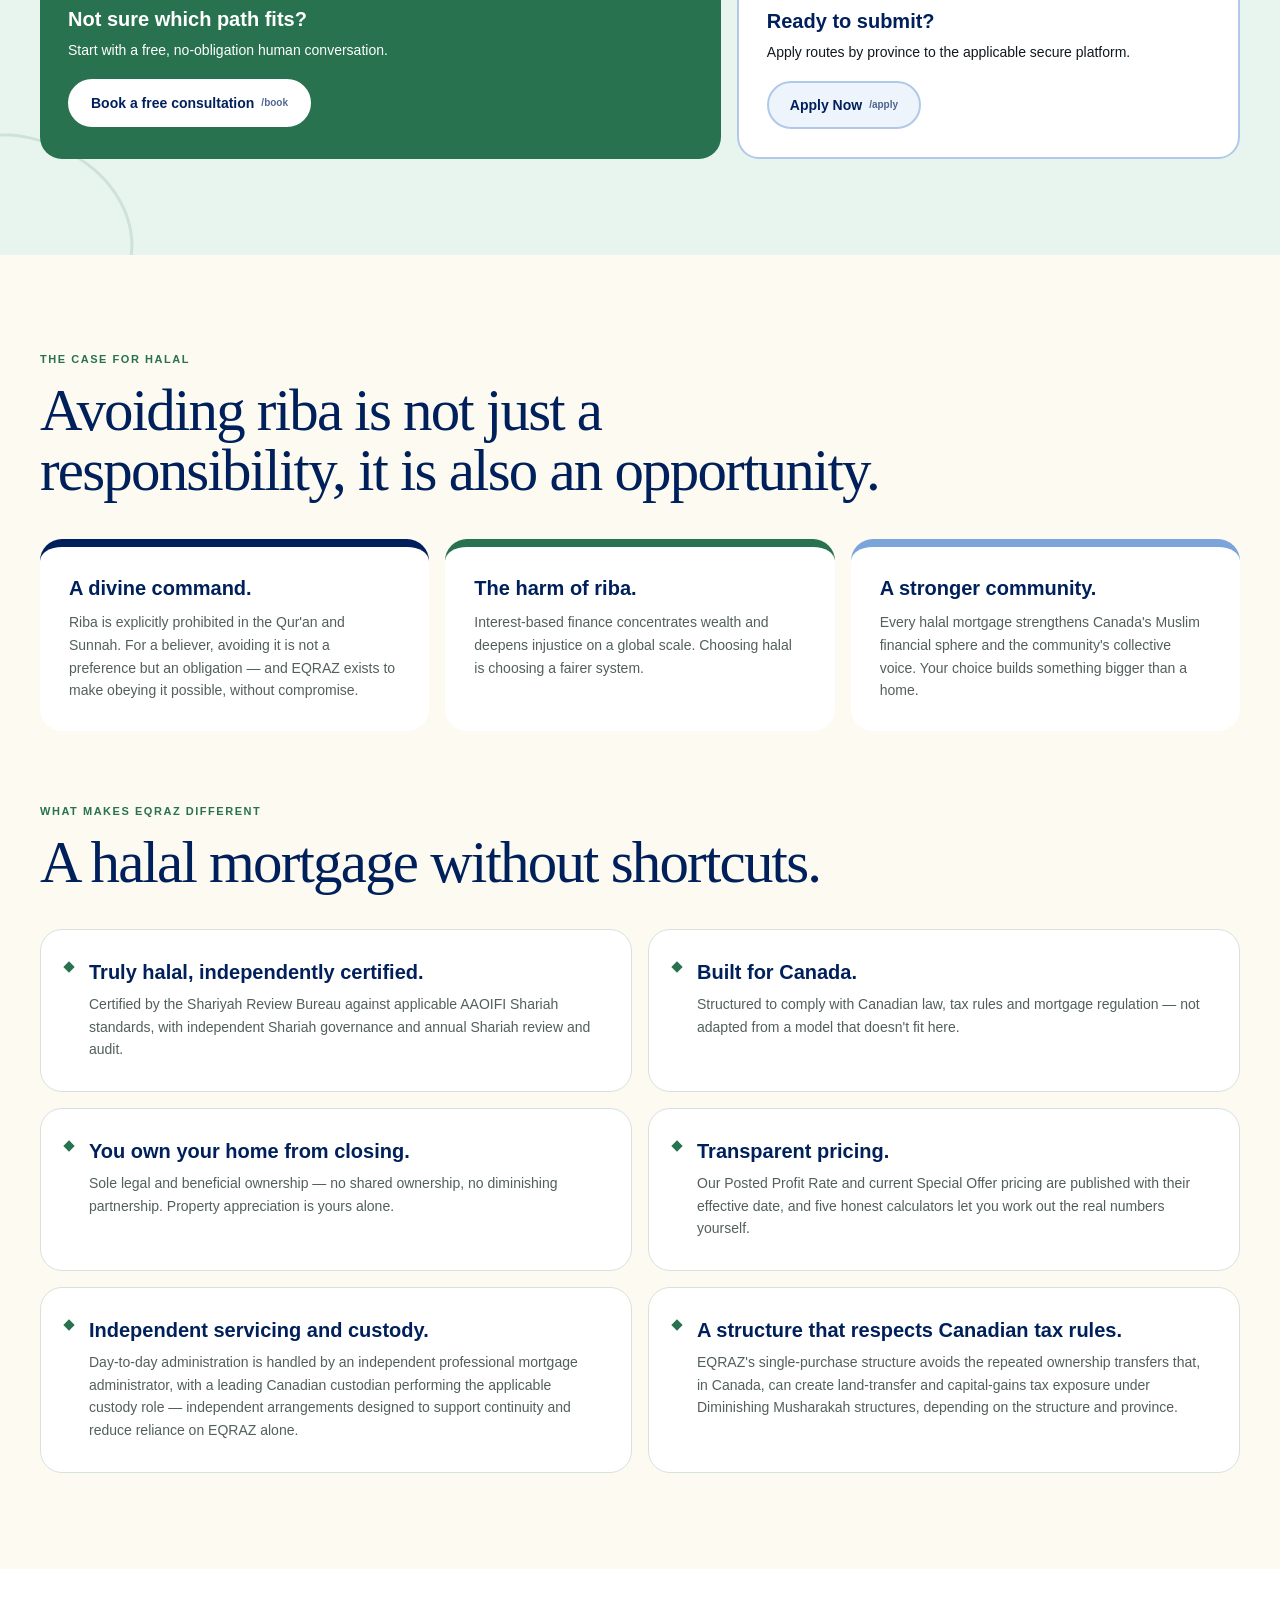
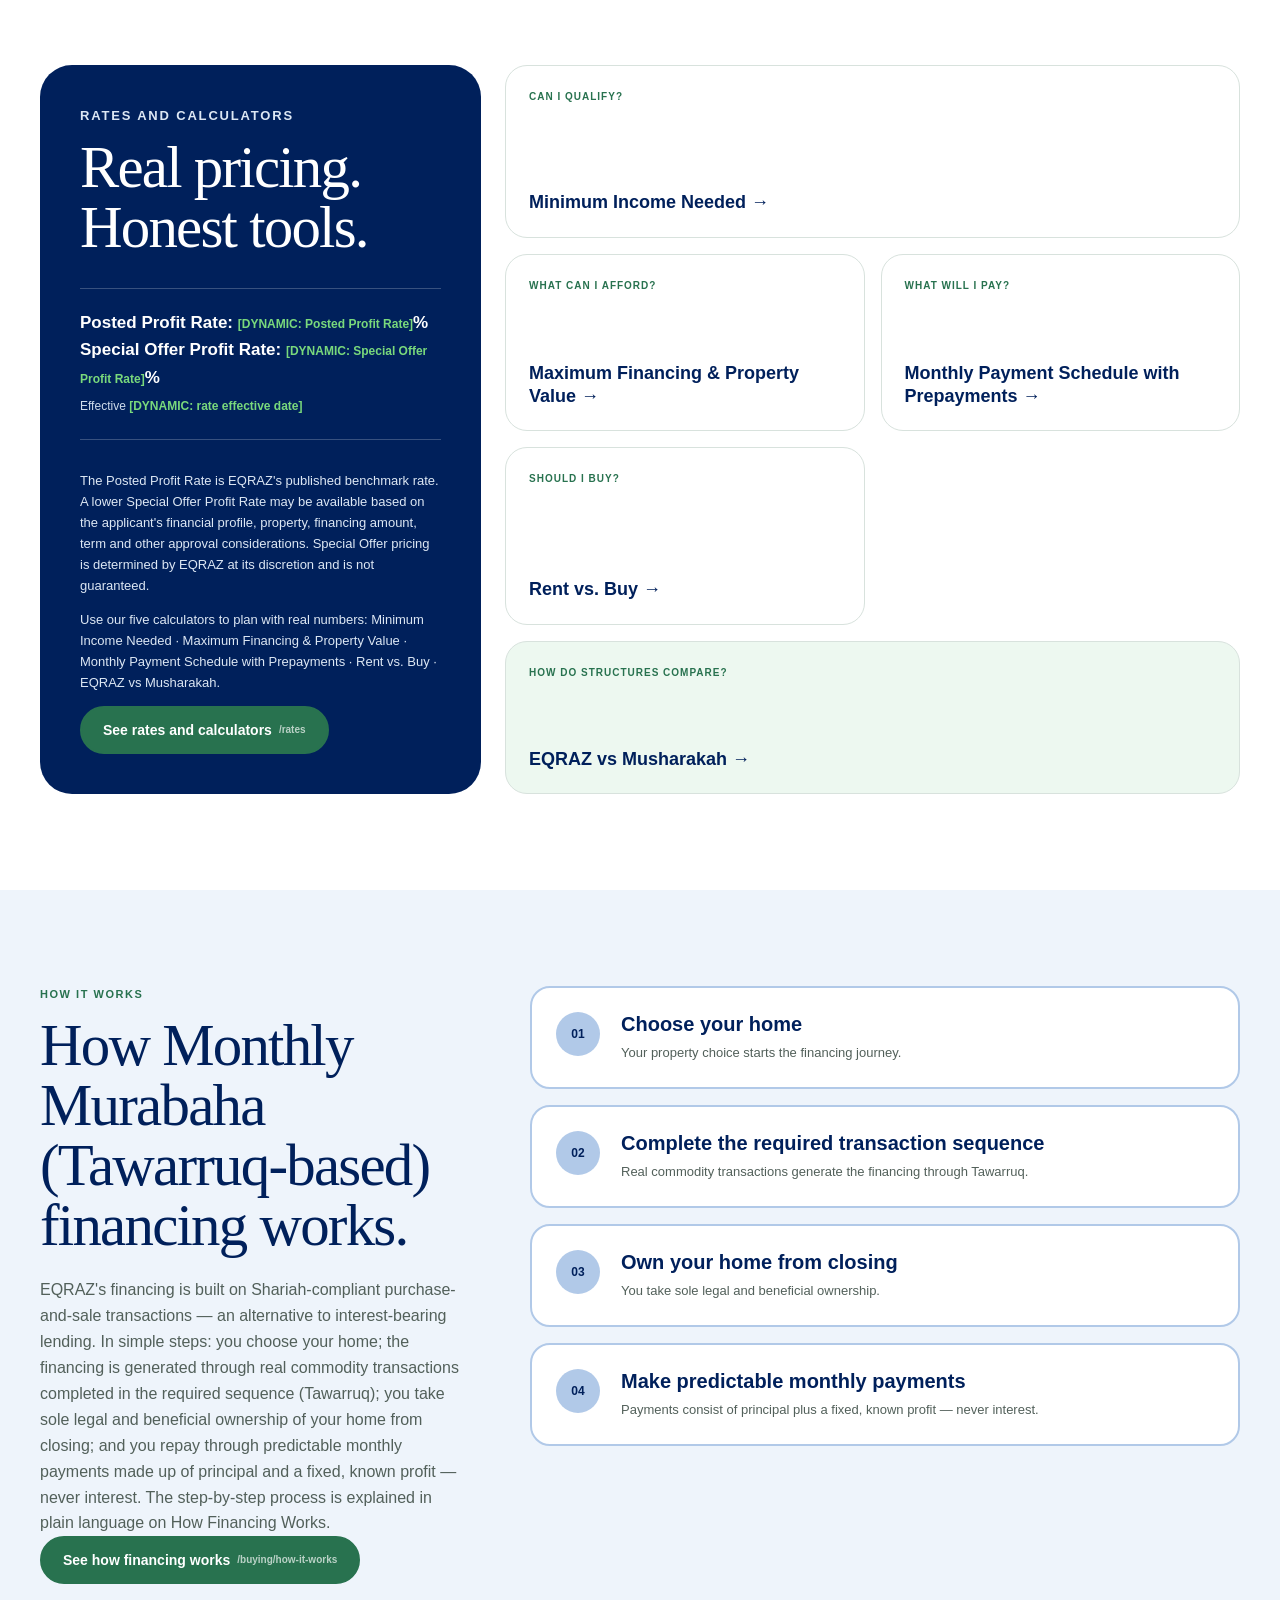
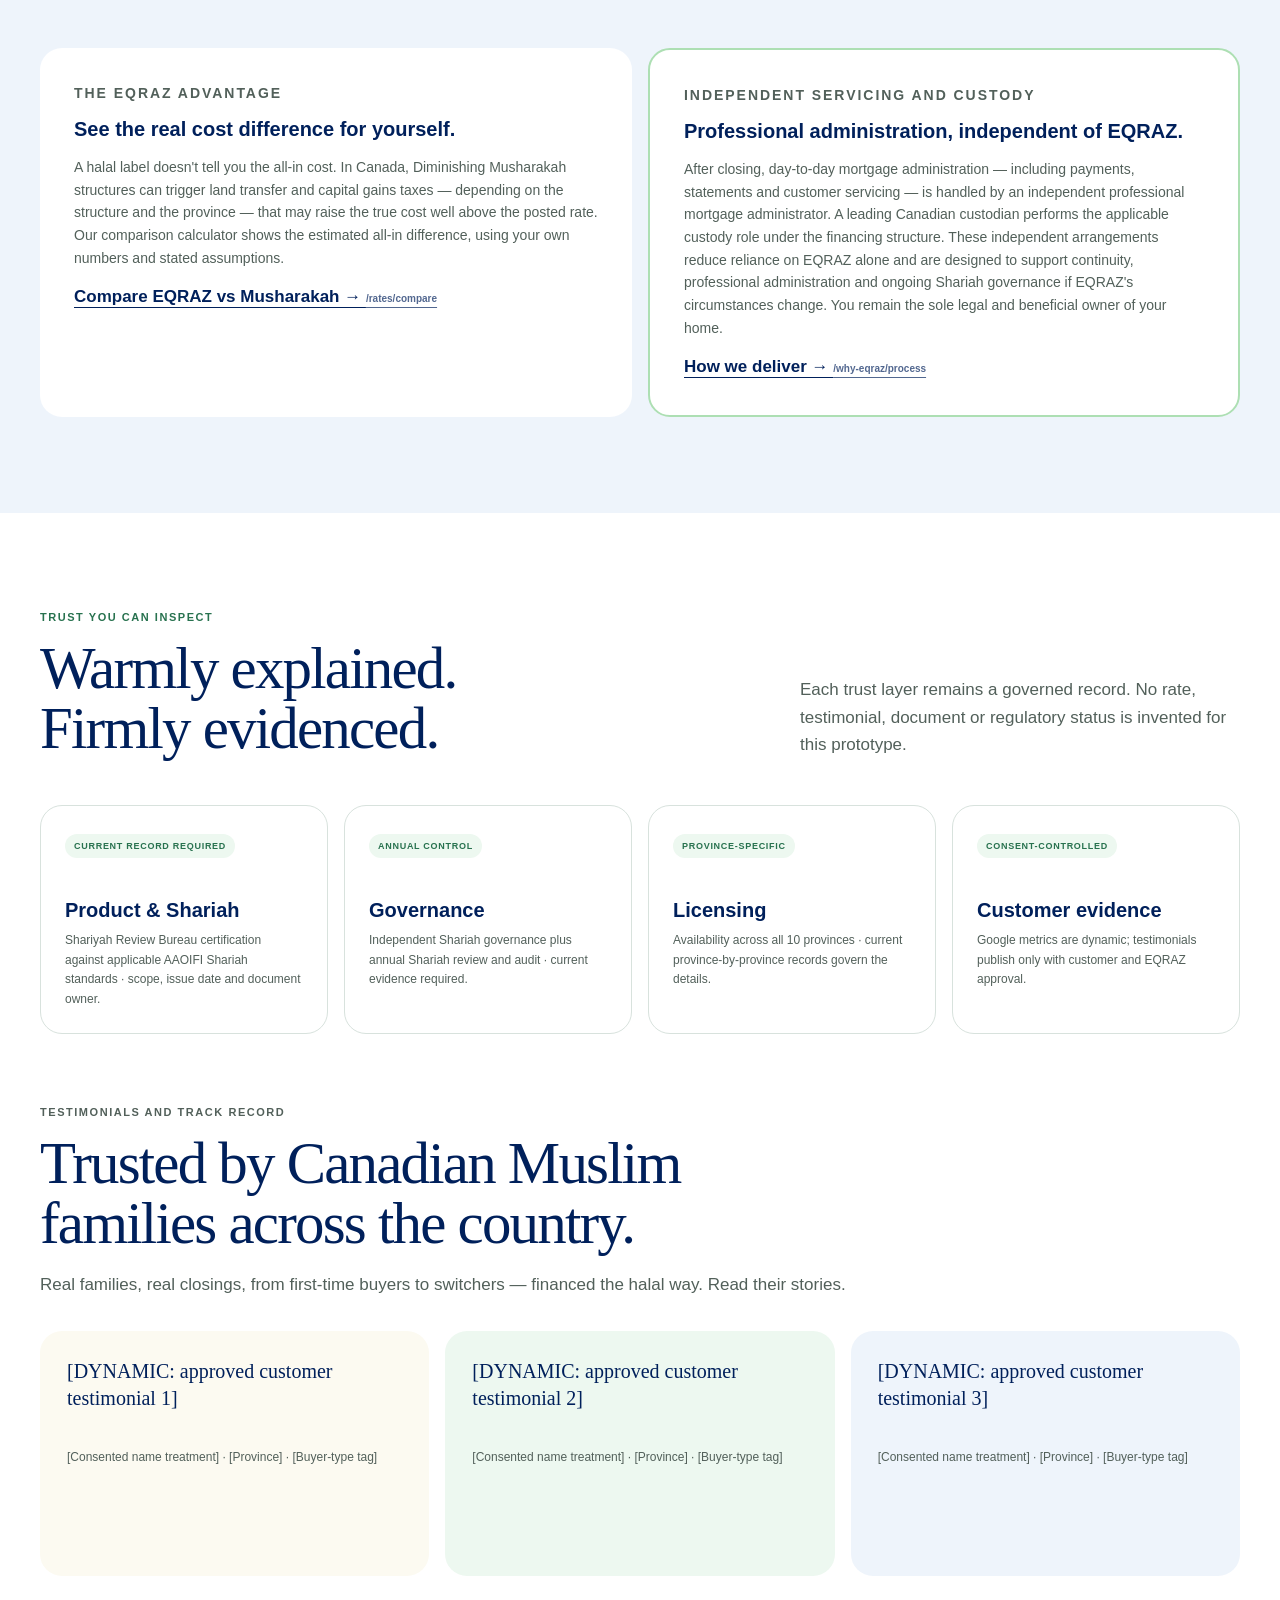
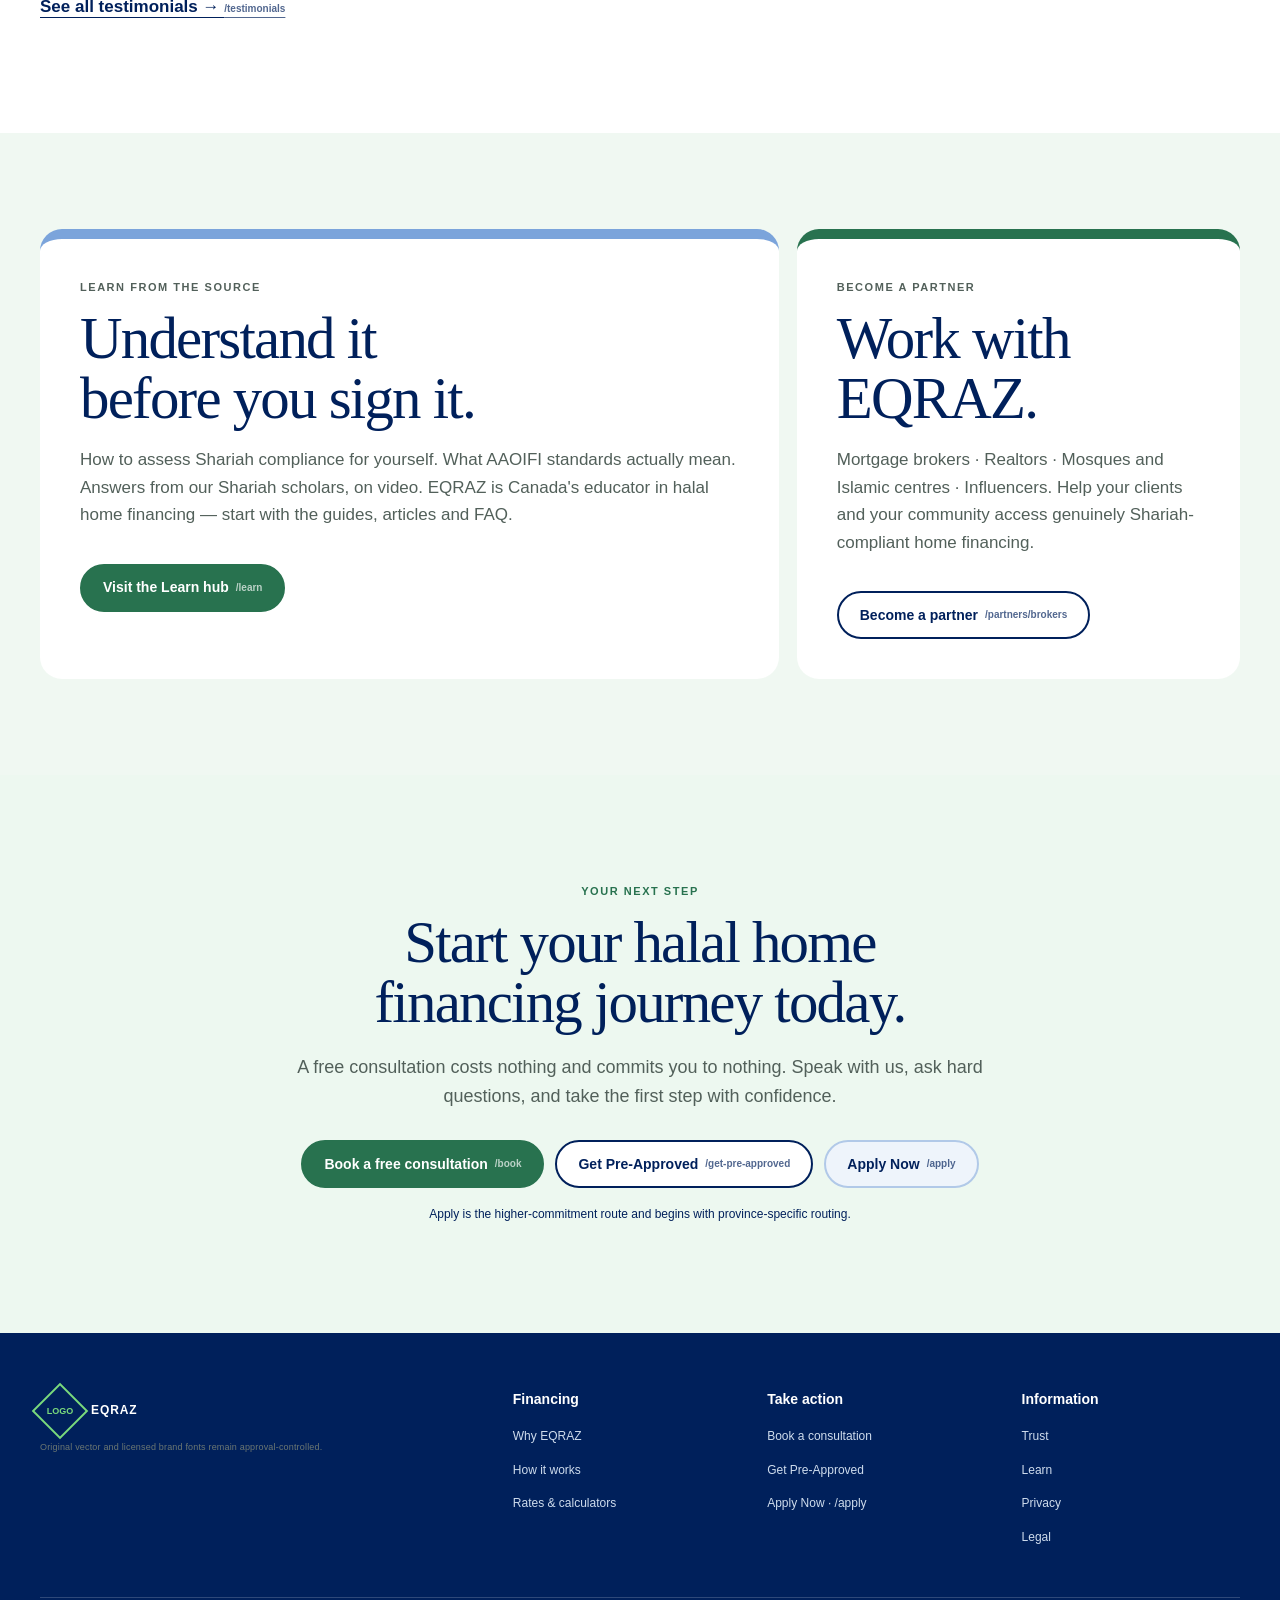
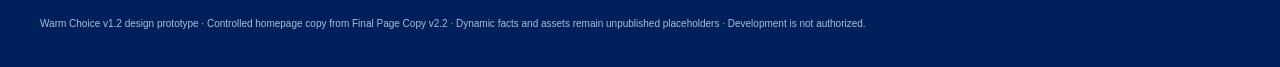
<file: warm-choice-v1.2.html>
<!doctype html>
<html lang="en">
<head>
  <meta charset="utf-8">
  <meta name="viewport" content="width=device-width, initial-scale=1">
  <meta name="color-scheme" content="light">
  <title>EQRAZ — Warm Choice v1.2 Homepage Review</title>
  <style>
    :root {
      --navy: #00205b;
      --green: #28724f;
      --blue: #7ba4db;
      --bright-green: #79d97c;
      --pale-blue: #b1c9e8;
      --ink: #101820;
      --pale-green: #addfb3;
      --pearl: #fcfaf1;
      --white: #fff;
      --muted: #52605a;
      --line: #d8e2dd;
      --display: "Queens Variable", Georgia, "Times New Roman", serif;
      --body: "Object Sans", Arial, Helvetica, sans-serif;
      --max: 1200px;
      --shadow: 0 20px 55px rgba(0, 32, 91, .09);
    }

    * { box-sizing: border-box; }
    html { scroll-behavior: smooth; }
    body { margin: 0; color: var(--ink); background: var(--white); font-family: var(--body); font-size: 17px; line-height: 1.62; -webkit-font-smoothing: antialiased; }
    a { color: inherit; }
    :focus-visible { outline: 3px solid var(--green); outline-offset: 4px; border-radius: 6px; }
    .skip { position: fixed; z-index: 100; top: -90px; left: 16px; padding: 12px 18px; color: white; background: var(--navy); }
    .skip:focus { top: 16px; }
    .wrap { width: min(calc(100% - 48px), var(--max)); margin-inline: auto; }
    .review-bar { padding: 8px 16px; color: white; background: var(--navy); text-align: center; font-size: 12px; letter-spacing: .025em; }

    .site-header { position: sticky; z-index: 40; top: 0; border-bottom: 1px solid rgba(216,226,221,.92); background: rgba(255,255,255,.96); backdrop-filter: blur(12px); }
    .header-row { min-height: 80px; display: flex; align-items: center; gap: 24px; }
    .brand { display: inline-flex; align-items: center; gap: 11px; color: var(--navy); text-decoration: none; font-size: 23px; font-weight: 800; letter-spacing: .075em; }
    .logo-hold { width: 40px; height: 40px; display: grid; place-items: center; border: 2px solid var(--green); color: var(--green); background: var(--pearl); font-size: 9px; font-weight: 800; letter-spacing: 0; transform: rotate(45deg); }
    .logo-hold span { transform: rotate(-45deg); }
    .asset-note { color: #6b7772; font-size: 9px; font-weight: 500; letter-spacing: .02em; }
    nav { margin-left: auto; }
    nav ul { display: flex; align-items: center; gap: 23px; margin: 0; padding: 0; list-style: none; }
    nav a { min-height: 44px; display: inline-flex; align-items: center; color: var(--navy); text-decoration: none; font-size: 13px; font-weight: 700; }
    nav a:hover { color: var(--green); }
    .header-actions { display: flex; align-items: center; gap: 9px; }
    .lang { min-height: 44px; display: inline-flex; align-items: center; padding: 0 7px; color: var(--navy); font-size: 12px; font-weight: 800; text-decoration: none; }
    .menu { display: none; width: 46px; height: 46px; border: 1px solid var(--line); border-radius: 12px; color: var(--navy); background: white; font: inherit; }

    .button { min-height: 48px; display: inline-flex; align-items: center; justify-content: center; gap: 7px; padding: 12px 21px; border: 2px solid var(--green); border-radius: 999px; text-decoration: none; font-size: 14px; font-weight: 800; line-height: 1.2; transition: transform .18s ease, box-shadow .18s ease; }
    .button:hover { transform: translateY(-2px); box-shadow: 0 12px 25px rgba(40,114,79,.17); }
    .button.primary { color: white; background: var(--green); }
    .button.secondary { color: var(--navy); border-color: var(--navy); background: white; }
    .button.apply { color: var(--navy); border-color: var(--pale-blue); background: #eef4fb; }
    .button.compact { min-height: 44px; padding: 10px 16px; font-size: 12px; }
    .route { color: currentColor; opacity: .68; font-size: 10px; font-weight: 600; }

    main { overflow: hidden; }
    .section { padding: 96px 0; }
    .section.pearl { background: var(--pearl); }
    .section.blue { background: #eef4fb; }
    .section.green-wash { background: #f0f8f2; }
    .eyebrow { margin: 0 0 12px; color: var(--green); font-size: 11px; font-weight: 900; letter-spacing: .14em; text-transform: uppercase; }
    h1, h2, h3 { text-wrap: balance; }
    h1, h2 { color: var(--navy); font-family: var(--display); font-weight: 500; }
    h1 { max-width: 830px; margin: 0; font-size: clamp(52px, 6.2vw, 82px); line-height: .98; letter-spacing: -.038em; }
    h2 { margin: 0; font-size: clamp(40px, 4.6vw, 62px); line-height: 1.02; letter-spacing: -.03em; }
    h3 { margin: 0; color: var(--navy); font-size: 20px; line-height: 1.25; }
    .lede { max-width: 760px; margin: 21px 0 0; color: var(--muted); font-size: 19px; }
    .section-head { display: grid; grid-template-columns: repeat(8, 1fr); gap: 16px; align-items: end; margin-bottom: 46px; }
    .section-head > div { grid-column: 1 / span 5; }
    .section-head > p { grid-column: 6 / span 3; margin: 0; color: var(--muted); }

    .hero { position: relative; padding: 64px 0 0; background: linear-gradient(112deg, #edf8f0 0 66%, #e7f0fb 66% 100%); }
    .hero::before { content: ""; position: absolute; width: 310px; height: 310px; top: -95px; right: 12%; border: 3px solid rgba(0,32,91,.08); border-radius: 46% 54% 48% 52%; transform: rotate(19deg); }
    .brand-grid { position: absolute; right: 4%; bottom: 110px; width: 72px; display: grid; grid-template-columns: repeat(4, 8px); gap: 8px; opacity: .48; }
    .brand-grid i { width: 8px; height: 8px; background: var(--blue); }
    .brand-grid i:nth-child(3n) { background: var(--green); }
    .hero-layout { position: relative; z-index: 2; display: grid; grid-template-columns: minmax(0, 1.35fr) minmax(320px, .65fr); gap: 64px; align-items: center; }
    .hero-copy { padding: 30px 0 65px; }
    .hero-actions { display: flex; flex-wrap: wrap; gap: 11px; margin-top: 30px; }
    .quick-link { min-height: 44px; display: inline-flex; align-items: center; padding: 7px; color: var(--navy); font-size: 13px; font-weight: 800; text-underline-offset: 5px; }
    .cert-line { display: inline-flex; align-items: center; gap: 9px; margin-top: 20px; color: var(--green); font-size: 12px; font-weight: 800; }
    .cert-line span { width: 26px; height: 26px; display: grid; place-items: center; border: 1px solid var(--green); border-radius: 50%; }
    .hero-panel { position: relative; min-height: 470px; display: flex; align-items: flex-end; padding: 26px; border-radius: 40% 40% 28px 28px; overflow: hidden; background: linear-gradient(155deg, var(--pale-blue), #e8f2ec 55%, var(--pale-green)); box-shadow: var(--shadow); }
    .art-hold { position: relative; z-index: 2; width: 100%; padding: 24px; border: 1px dashed rgba(0,32,91,.4); border-radius: 20px; background: rgba(255,255,255,.88); color: var(--muted); font-size: 13px; }
    .art-hold strong { display: block; color: var(--navy); font-size: 16px; }
    .proof-strip { position: relative; z-index: 3; display: grid; grid-template-columns: 1.2fr repeat(3, 1fr); gap: 1px; border: 1px solid var(--line); border-radius: 24px 24px 0 0; overflow: hidden; background: var(--line); box-shadow: var(--shadow); }
    .proof-strip > div { padding: 22px; background: white; }
    .proof-strip > div:first-child { background: var(--navy); color: white; }
    .proof-strip strong { display: block; margin-bottom: 6px; font-size: 15px; line-height: 1.3; }
    .proof-strip span { color: var(--muted); font-size: 11px; line-height: 1.4; }
    .proof-strip > div:first-child span { color: #dce7f4; }
    .dynamic { color: var(--green); font-weight: 900; }
    .proof-strip > div:first-child .dynamic { color: var(--bright-green); }

    .choice-tabs { display: flex; flex-wrap: wrap; gap: 8px; margin-bottom: 24px; }
    .choice-tab { min-height: 44px; padding: 9px 17px; border: 1px solid #a7c4b4; border-radius: 999px; color: var(--green); background: white; font: 700 13px var(--body); }
    .choice-tab.active { color: white; border-color: var(--green); background: var(--green); }
    .choice-grid { display: grid; grid-template-columns: repeat(3, 1fr); gap: 16px; }
    .choice-card { min-height: 280px; display: flex; flex-direction: column; padding: 27px; border: 1px solid var(--line); border-radius: 24px; background: white; box-shadow: 0 12px 28px rgba(0,32,91,.06); }
    .choice-card:nth-child(2) { background: #eef4fb; }
    .choice-card:nth-child(3) { background: #edf8f0; }
    .choice-icon { width: 48px; height: 48px; display: grid; place-items: center; margin-bottom: 38px; border-radius: 16px; color: var(--navy); background: var(--pale-blue); font-weight: 900; }
    .choice-card:nth-child(2) .choice-icon { background: white; }
    .choice-card:nth-child(3) .choice-icon { background: var(--pale-green); }
    .choice-card p { margin: 9px 0 20px; color: var(--muted); font-size: 14px; }
    .choice-card .text-link { margin-top: auto; }
    .text-link { color: var(--navy); font-weight: 850; text-underline-offset: 5px; }
    .action-paths { display: grid; grid-template-columns: 1.4fr .6fr; gap: 16px; margin-top: 24px; }
    .call-path, .apply-path { padding: 28px; border-radius: 22px; }
    .call-path { color: white; background: var(--green); }
    .call-path h3, .call-path p { color: white; }
    .call-path p, .apply-path p { margin: 7px 0 18px; font-size: 14px; }
    .call-path .button { color: var(--navy); border-color: white; background: white; }
    .apply-path { border: 2px solid var(--pale-blue); background: white; }

    .belief-grid { display: grid; grid-template-columns: repeat(3, 1fr); gap: 16px; margin-top: 38px; }
    .belief { padding: 29px; border-radius: 22px; background: white; }
    .belief:nth-child(1) { border-top: 8px solid var(--navy); }
    .belief:nth-child(2) { border-top: 8px solid var(--green); }
    .belief:nth-child(3) { border-top: 8px solid var(--blue); }
    .belief p { margin: 10px 0 0; color: var(--muted); font-size: 14px; }
    .difference { margin-top: 72px; }
    .difference-head { max-width: 800px; }
    .difference-grid { display: grid; grid-template-columns: repeat(2, 1fr); gap: 16px; margin-top: 36px; }
    .difference-item { position: relative; padding: 30px 30px 30px 48px; border: 1px solid var(--line); border-radius: 20px; background: white; }
    .difference-item::before { content: ""; position: absolute; top: 33px; left: 24px; width: 8px; height: 8px; background: var(--green); transform: rotate(45deg); }
    .difference-item p { margin: 8px 0 0; color: var(--muted); font-size: 14px; }

    .rate-layout { display: grid; grid-template-columns: 3fr 5fr; gap: 24px; }
    .rate-card { padding: 40px; border-radius: 32px; color: white; background: var(--navy); }
    .rate-card h2 { color: white; }
    .rate-record { margin: 30px 0; padding: 20px 0; border-top: 1px solid rgba(255,255,255,.22); border-bottom: 1px solid rgba(255,255,255,.22); }
    .rate-record strong { display: block; font-size: 17px; }
    .rate-record span { color: #cfdded; font-size: 12px; }
    .rate-card p { color: #dce7f4; font-size: 13px; }
    .rate-card .dynamic { color: var(--bright-green); }
    .calculator-grid { display: grid; grid-template-columns: repeat(2, 1fr); gap: 13px; }
    .calculator { min-height: 154px; display: flex; flex-direction: column; justify-content: space-between; padding: 23px; border: 1px solid var(--line); border-radius: 20px; background: white; text-decoration: none; transition: transform .18s ease, border-color .18s ease; }
    .calculator:hover { transform: translateY(-3px); border-color: var(--green); }
    .calculator:last-child { grid-column: 1 / -1; min-height: 130px; background: #edf8f0; }
    .calculator span { color: var(--green); font-size: 10px; font-weight: 900; letter-spacing: .1em; text-transform: uppercase; }
    .calculator strong { color: var(--navy); font-size: 18px; line-height: 1.25; }

    .process-layout { display: grid; grid-template-columns: 3fr 5fr; gap: 64px; align-items: start; }
    .process-intro { position: sticky; top: 120px; }
    .process-intro .lede { font-size: 16px; }
    .steps { display: grid; gap: 13px; }
    .step { display: grid; grid-template-columns: 48px 1fr; gap: 17px; padding: 24px; border: 1px solid #cad9e8; border-radius: 18px; background: white; }
    .step b { width: 44px; height: 44px; display: grid; place-items: center; border-radius: 50%; color: var(--navy); background: var(--pale-blue); font-size: 12px; }
    .step p { margin: 5px 0 0; color: var(--muted); font-size: 13px; }
    .process-stories { display: grid; grid-template-columns: repeat(2, 1fr); gap: 16px; margin-top: 64px; }
    .story { padding: 34px; border-radius: 24px; background: white; }
    .story:nth-child(2) { border: 2px solid var(--pale-green); }
    .story p { color: var(--muted); font-size: 14px; }

    .records { display: grid; grid-template-columns: repeat(4, 1fr); gap: 13px; margin-bottom: 70px; }
    .record { min-height: 210px; padding: 24px; border: 1px solid var(--line); border-radius: 20px; background: white; }
    .record-status { display: inline-flex; margin-bottom: 40px; padding: 5px 9px; border-radius: 999px; color: var(--green); background: #edf8f0; font-size: 9px; font-weight: 900; letter-spacing: .08em; text-transform: uppercase; }
    .record p { margin: 8px 0 0; color: var(--muted); font-size: 12px; }
    .testimonials-head { max-width: 840px; margin-bottom: 32px; }
    .testimonials-head p { color: var(--muted); }
    .testimonials { display: grid; grid-template-columns: repeat(3, 1fr); gap: 16px; }
    .testimonial { min-height: 245px; padding: 27px; border-radius: 22px; background: var(--pearl); }
    .testimonial:nth-child(2) { background: #edf8f0; }
    .testimonial:nth-child(3) { background: #eef4fb; }
    .testimonial blockquote { margin: 0 0 36px; color: var(--navy); font-family: var(--display); font-size: 20px; line-height: 1.35; }
    .testimonial footer { color: var(--muted); font-size: 12px; }

    .learn-grid { display: grid; grid-template-columns: 5fr 3fr; gap: 18px; }
    .learn-card { min-height: 390px; padding: 40px; border-radius: 30px; background: white; }
    .learn-card:first-child { border-top: 10px solid var(--blue); }
    .learn-card:last-child { border-top: 10px solid var(--green); }
    .learn-card p { color: var(--muted); }
    .learn-card .button { margin-top: 18px; }

    .final { position: relative; padding: 108px 0; text-align: center; background: #edf8f0; }
    .final h2 { max-width: 860px; margin-inline: auto; }
    .final > .wrap > p:not(.eyebrow) { max-width: 690px; margin: 20px auto 29px; color: var(--muted); font-size: 18px; }
    .final-actions { display: flex; flex-wrap: wrap; justify-content: center; gap: 11px; }
    .apply-note { margin-top: 17px; color: var(--navy); font-size: 12px; }

    .site-footer { padding: 58px 0 34px; color: #dce7f4; background: var(--navy); }
    .footer-grid { display: grid; grid-template-columns: 2fr repeat(3, 1fr); gap: 36px; }
    .site-footer .brand { color: white; }
    .site-footer .logo-hold { border-color: var(--bright-green); color: var(--bright-green); background: transparent; }
    .site-footer h3 { color: white; font-size: 14px; }
    .site-footer ul { margin: 13px 0 0; padding: 0; list-style: none; }
    .site-footer li { margin: 6px 0; }
    .site-footer a { color: #cedced; font-size: 12px; text-decoration: none; }
    .footer-note { margin-top: 42px; padding-top: 18px; border-top: 1px solid rgba(255,255,255,.18); color: #a9bdd5; font-size: 10px; }
    .mobile-action { display: none; }

    @media (max-width: 1020px) {
      nav { display: none; position: absolute; top: 80px; left: 0; right: 0; margin: 0; padding: 16px 24px 24px; border-bottom: 1px solid var(--line); background: white; }
      nav.open { display: block; }
      nav ul { align-items: stretch; flex-direction: column; gap: 2px; }
      nav a { width: 100%; }
      .header-actions .button { display: none; }
      .menu { display: block; }
      .hero-layout, .rate-layout, .process-layout, .learn-grid { grid-template-columns: 1fr; }
      .hero-copy { padding-bottom: 26px; }
      .hero-panel { min-height: 350px; border-radius: 32px; }
      .proof-strip, .records { grid-template-columns: repeat(2, 1fr); }
      .section-head { display: block; }
      .section-head > p { margin-top: 18px; }
      .process-intro { position: static; }
      .choice-grid, .belief-grid, .testimonials { grid-template-columns: 1fr; }
      .choice-card { min-height: 225px; }
      .choice-icon { margin-bottom: 28px; }
      .footer-grid { grid-template-columns: repeat(2, 1fr); }
    }

    @media (max-width: 680px) {
      .wrap { width: min(calc(100% - 32px), var(--max)); }
      .review-bar { font-size: 10px; }
      .header-row { min-height: 70px; gap: 10px; }
      nav { top: 70px; }
      .brand { font-size: 19px; }
      .logo-hold { width: 34px; height: 34px; }
      .lang { margin-left: auto; }
      .section { padding: 74px 0; }
      h1 { font-size: clamp(46px, 14vw, 64px); }
      h2 { font-size: 40px; }
      .hero { padding-top: 32px; background: #edf8f0; }
      .hero-actions { align-items: stretch; flex-direction: column; }
      .hero-actions .button { width: 100%; }
      .quick-link { justify-content: center; }
      .hero-panel { min-height: 290px; }
      .proof-strip, .difference-grid, .calculator-grid, .records, .process-stories, .footer-grid, .action-paths { grid-template-columns: 1fr; }
      .calculator:last-child { grid-column: auto; }
      .rate-card, .learn-card { padding: 29px 23px; }
      .difference-item { padding-right: 22px; }
      .step { grid-template-columns: 40px 1fr; padding: 20px 17px; }
      .step b { width: 38px; height: 38px; }
      .final { padding: 78px 0 118px; }
      .final-actions { align-items: stretch; flex-direction: column; }
      .mobile-action { position: fixed; z-index: 50; bottom: 0; left: 0; right: 0; display: grid; grid-template-columns: 1.35fr .65fr; gap: 8px; padding: 10px 12px; border-top: 1px solid var(--line); background: rgba(255,255,255,.97); }
      .mobile-action .button { min-height: 48px; padding-inline: 10px; font-size: 12px; }
    }

    @media (prefers-reduced-motion: reduce) {
      html { scroll-behavior: auto; }
      *, *::before, *::after { animation: none !important; transition: none !important; }
    }
  </style>
  <link rel="stylesheet" href="theme-v1.2-layouts.css">
</head>
<body class="warm-choice-v12">
  <a class="skip" href="#main">Skip to main content</a>
  <div class="review-bar">DESIGN REVIEW ONLY · Warm Choice v1.2 · Exact controlled homepage copy · Dynamic facts and assets remain placeholders</div>
  <header class="site-header">
    <div class="wrap header-row">
      <a class="brand" href="#top" aria-label="EQRAZ homepage"><span class="logo-hold" aria-hidden="true"><span>LOGO</span></span>EQRAZ <span class="asset-note">approved vector pending</span></a>
      <nav id="nav" aria-label="Primary navigation">
        <ul><li><a href="#why">Why EQRAZ</a></li><li><a href="#process">Buying</a></li><li><a href="#rates">Rates &amp; calculators</a></li><li><a href="#trust">Trust</a></li><li><a href="#learn">Learn</a></li></ul>
      </nav>
      <div class="header-actions">
        <a class="lang" href="#">FR</a>
        <a class="button apply compact" href="#apply">Apply Now <span class="route">/apply</span></a>
        <a class="button primary compact" href="#book">Book a call</a>
        <button class="menu" type="button" aria-expanded="false" aria-controls="nav" aria-label="Open navigation menu">☰</button>
      </div>
    </div>
  </header>

  <main id="main">
    <section class="hero" id="top" data-wf-block="1" data-layout-source="homepage-review-option-3">
      <div class="brand-grid" aria-hidden="true"><i></i><i></i><i></i><i></i><i></i><i></i><i></i><i></i></div>
      <div class="wrap hero-layout">
        <div class="hero-copy">
          <p class="eyebrow">Monthly Murabaha · Tawarruq-based</p>
          <h1>Canada's halal mortgage. Fully Shariah-compliant. Fully Canada-compliant.</h1>
          <p class="lede">A Monthly Murabaha (Tawarruq-based) home financing product, certified by the Shariyah Review Bureau against applicable AAOIFI Shariah standards and purpose-built for Canadian law. You own your home from closing.</p>
          <div class="hero-actions">
            <a class="button primary" href="#book">Book a free consultation <span class="route">/book</span></a>
            <a class="button secondary" href="#preapproved">Get Pre-Approved <span class="route">/get-pre-approved</span></a>
            <a class="quick-link" href="#rates">Mortgage calculators ↓</a>
          </div>
          <div class="cert-line"><span aria-hidden="true">✓</span> Independently Shariah-certified · current issued record required</div>
        </div>
        <div class="hero-panel" role="img" aria-label="Placeholder for approved abstract Islamic geometry artwork with no human figures">
          <div class="art-hold"><strong>Abstract Islamic geometry artwork hold</strong>No human figures. Final original geometry will use the approved EQRAZ palette after brand review.</div>
        </div>
      </div>
      <div class="wrap proof-strip" aria-label="Current trust summary">
        <div><strong><span class="dynamic">[DYNAMIC: Google rating]</span>/5 on Google</strong><span>(<span class="dynamic">[DYNAMIC: Google review count]</span> reviews) · displayed exactly as reported</span></div>
        <div><strong>Available across all 10 provinces</strong><span>Province-specific details remain governed records.</span></div>
        <div><strong>Independently Shariah-certified</strong><span>Shariyah Review Bureau · applicable AAOIFI Shariah standards</span></div>
        <div><strong>Annual Shariah review and audit</strong><span>Current scope, issued record and date required.</span></div>
      </div>
    </section>

    <section class="section" data-wf-block="2" aria-labelledby="choice-heading">
      <div class="wrap">
        <div class="section-head"><div><p class="eyebrow">Start wherever you are</p><h2 id="choice-heading">Choose the question that sounds most like yours.</h2></div><p>No pressure to decide everything today. Learn, estimate or move forward with the action that matches your readiness.</p></div>
        <div class="choice-tabs" aria-label="Visitor intent"><button class="choice-tab active" type="button">Top questions</button><button class="choice-tab" type="button">I'm learning</button><button class="choice-tab" type="button">I'm calculating</button><button class="choice-tab" type="button">I'm ready</button></div>
        <div class="choice-grid">
          <article class="choice-card"><span class="choice-icon" aria-hidden="true">?</span><h3>Is it really halal?</h3><p>Understand the structure, independent Shariah governance and the evidence you can inspect.</p><a class="text-link" href="#why">Understand the financing →</a></article>
          <article class="choice-card"><span class="choice-icon" aria-hidden="true">#</span><h3>What might I afford?</h3><p>Use five anonymous calculators with current rate placeholders and visible assumptions.</p><a class="text-link" href="#rates">Choose a calculator →</a></article>
          <article class="choice-card"><span class="choice-icon" aria-hidden="true">→</span><h3>How do I get started?</h3><p>Talk first, seek a preliminary assessment or continue to the province-specific application route.</p><a class="text-link" href="#move-forward">See my next steps →</a></article>
        </div>
        <div class="action-paths" id="move-forward">
          <div class="call-path"><h3>Not sure which path fits?</h3><p>Start with a free, no-obligation human conversation.</p><a class="button" href="#book">Book a free consultation <span class="route">/book</span></a></div>
          <div class="apply-path" id="apply"><h3>Ready to submit?</h3><p>Apply routes by province to the applicable secure platform.</p><a class="button apply" href="#">Apply Now <span class="route">/apply</span></a></div>
        </div>
      </div>
    </section>

    <section class="section pearl" id="why" data-wf-block="3" aria-labelledby="halal-heading">
      <div class="wrap">
        <p class="eyebrow">The case for halal</p>
        <h2 id="halal-heading">Avoiding riba is not just a responsibility, it is also an opportunity.</h2>
        <div class="belief-grid">
          <article class="belief"><h3>A divine command.</h3><p>Riba is explicitly prohibited in the Qur'an and Sunnah. For a believer, avoiding it is not a preference but an obligation — and EQRAZ exists to make obeying it possible, without compromise.</p></article>
          <article class="belief"><h3>The harm of riba.</h3><p>Interest-based finance concentrates wealth and deepens injustice on a global scale. Choosing halal is choosing a fairer system.</p></article>
          <article class="belief"><h3>A stronger community.</h3><p>Every halal mortgage strengthens Canada's Muslim financial sphere and the community's collective voice. Your choice builds something bigger than a home.</p></article>
        </div>
        <div class="difference">
          <div class="difference-head"><p class="eyebrow">What makes EQRAZ different</p><h2>A halal mortgage without shortcuts.</h2></div>
          <div class="difference-grid">
            <article class="difference-item"><h3>Truly halal, independently certified.</h3><p>Certified by the Shariyah Review Bureau against applicable AAOIFI Shariah standards, with independent Shariah governance and annual Shariah review and audit.</p></article>
            <article class="difference-item"><h3>Built for Canada.</h3><p>Structured to comply with Canadian law, tax rules and mortgage regulation — not adapted from a model that doesn't fit here.</p></article>
            <article class="difference-item"><h3>You own your home from closing.</h3><p>Sole legal and beneficial ownership — no shared ownership, no diminishing partnership. Property appreciation is yours alone.</p></article>
            <article class="difference-item"><h3>Transparent pricing.</h3><p>Our Posted Profit Rate and current Special Offer pricing are published with their effective date, and five honest calculators let you work out the real numbers yourself.</p></article>
            <article class="difference-item"><h3>Independent servicing and custody.</h3><p>Day-to-day administration is handled by an independent professional mortgage administrator, with a leading Canadian custodian performing the applicable custody role — independent arrangements designed to support continuity and reduce reliance on EQRAZ alone.</p></article>
            <article class="difference-item"><h3>A structure that respects Canadian tax rules.</h3><p>EQRAZ's single-purchase structure avoids the repeated ownership transfers that, in Canada, can create land-transfer and capital-gains tax exposure under Diminishing Musharakah structures, depending on the structure and province.</p></article>
          </div>
        </div>
      </div>
    </section>

    <section class="section" id="rates" data-wf-block="4" aria-labelledby="rates-heading">
      <div class="wrap rate-layout">
        <div class="rate-card">
          <p class="eyebrow">Rates and calculators</p><h2 id="rates-heading">Real pricing. Honest tools.</h2>
          <div class="rate-record"><strong>Posted Profit Rate: <span class="dynamic">[DYNAMIC: Posted Profit Rate]</span>%</strong><strong>Special Offer Profit Rate: <span class="dynamic">[DYNAMIC: Special Offer Profit Rate]</span>%</strong><span>Effective <span class="dynamic">[DYNAMIC: rate effective date]</span></span></div>
          <p>The Posted Profit Rate is EQRAZ's published benchmark rate. A lower Special Offer Profit Rate may be available based on the applicant's financial profile, property, financing amount, term and other approval considerations. Special Offer pricing is determined by EQRAZ at its discretion and is not guaranteed.</p>
          <p>Use our five calculators to plan with real numbers: Minimum Income Needed · Maximum Financing &amp; Property Value · Monthly Payment Schedule with Prepayments · Rent vs. Buy · EQRAZ vs Musharakah.</p>
          <a class="button primary" href="#rates">See rates and calculators <span class="route">/rates</span></a>
        </div>
        <div class="calculator-grid" aria-label="Five mortgage calculators">
          <a class="calculator" href="#rates"><span>Can I qualify?</span><strong>Minimum Income Needed →</strong></a>
          <a class="calculator" href="#rates"><span>What can I afford?</span><strong>Maximum Financing &amp; Property Value →</strong></a>
          <a class="calculator" href="#rates"><span>What will I pay?</span><strong>Monthly Payment Schedule with Prepayments →</strong></a>
          <a class="calculator" href="#rates"><span>Should I buy?</span><strong>Rent vs. Buy →</strong></a>
          <a class="calculator" href="#rates"><span>How do structures compare?</span><strong>EQRAZ vs Musharakah →</strong></a>
        </div>
      </div>
    </section>

    <section class="section blue" id="process" data-wf-block="5" aria-labelledby="process-heading">
      <div class="wrap">
        <div class="process-layout">
          <div class="process-intro"><p class="eyebrow">How it works</p><h2 id="process-heading">How Monthly Murabaha (Tawarruq-based) financing works.</h2><p class="lede">EQRAZ's financing is built on Shariah-compliant purchase-and-sale transactions — an alternative to interest-bearing lending. In simple steps: you choose your home; the financing is generated through real commodity transactions completed in the required sequence (Tawarruq); you take sole legal and beneficial ownership of your home from closing; and you repay through predictable monthly payments made up of principal and a fixed, known profit — never interest. The step-by-step process is explained in plain language on How Financing Works.</p><a class="button primary" href="#process">See how financing works <span class="route">/buying/how-it-works</span></a></div>
          <div class="steps"><article class="step"><b>01</b><div><h3>Choose your home</h3><p>Your property choice starts the financing journey.</p></div></article><article class="step"><b>02</b><div><h3>Complete the required transaction sequence</h3><p>Real commodity transactions generate the financing through Tawarruq.</p></div></article><article class="step"><b>03</b><div><h3>Own your home from closing</h3><p>You take sole legal and beneficial ownership.</p></div></article><article class="step"><b>04</b><div><h3>Make predictable monthly payments</h3><p>Payments consist of principal plus a fixed, known profit — never interest.</p></div></article></div>
        </div>
        <div class="process-stories">
          <article class="story"><p class="eyebrow">The EQRAZ advantage</p><h3>See the real cost difference for yourself.</h3><p>A halal label doesn't tell you the all-in cost. In Canada, Diminishing Musharakah structures can trigger land transfer and capital gains taxes — depending on the structure and the province — that may raise the true cost well above the posted rate. Our comparison calculator shows the estimated all-in difference, using your own numbers and stated assumptions.</p><a class="text-link" href="#rates">Compare EQRAZ vs Musharakah → <span class="route">/rates/compare</span></a></article>
          <article class="story"><p class="eyebrow">Independent servicing and custody</p><h3>Professional administration, independent of EQRAZ.</h3><p>After closing, day-to-day mortgage administration — including payments, statements and customer servicing — is handled by an independent professional mortgage administrator. A leading Canadian custodian performs the applicable custody role under the financing structure. These independent arrangements reduce reliance on EQRAZ alone and are designed to support continuity, professional administration and ongoing Shariah governance if EQRAZ's circumstances change. You remain the sole legal and beneficial owner of your home.</p><a class="text-link" href="#trust">How we deliver → <span class="route">/why-eqraz/process</span></a></article>
        </div>
      </div>
    </section>

    <section class="section" id="trust" data-wf-block="6" aria-labelledby="trust-heading">
      <div class="wrap">
        <div class="section-head"><div><p class="eyebrow">Trust you can inspect</p><h2 id="trust-heading">Warmly explained. Firmly evidenced.</h2></div><p>Each trust layer remains a governed record. No rate, testimonial, document or regulatory status is invented for this prototype.</p></div>
        <div class="records"><article class="record"><span class="record-status">Current record required</span><h3>Product &amp; Shariah</h3><p>Shariyah Review Bureau certification against applicable AAOIFI Shariah standards · scope, issue date and document owner.</p></article><article class="record"><span class="record-status">Annual control</span><h3>Governance</h3><p>Independent Shariah governance plus annual Shariah review and audit · current evidence required.</p></article><article class="record"><span class="record-status">Province-specific</span><h3>Licensing</h3><p>Availability across all 10 provinces · current province-by-province records govern the details.</p></article><article class="record"><span class="record-status">Consent-controlled</span><h3>Customer evidence</h3><p>Google metrics are dynamic; testimonials publish only with customer and EQRAZ approval.</p></article></div>
        <div class="testimonials-head"><p class="eyebrow">Testimonials and track record</p><h2>Trusted by Canadian Muslim families across the country.</h2><p>Real families, real closings, from first-time buyers to switchers — financed the halal way. Read their stories.</p></div>
        <div class="testimonials"><article class="testimonial"><blockquote>[DYNAMIC: approved customer testimonial 1]</blockquote><footer>[Consented name treatment] · [Province] · [Buyer-type tag]</footer></article><article class="testimonial"><blockquote>[DYNAMIC: approved customer testimonial 2]</blockquote><footer>[Consented name treatment] · [Province] · [Buyer-type tag]</footer></article><article class="testimonial"><blockquote>[DYNAMIC: approved customer testimonial 3]</blockquote><footer>[Consented name treatment] · [Province] · [Buyer-type tag]</footer></article></div>
        <p><a class="text-link" href="#trust">See all testimonials → <span class="route">/testimonials</span></a></p>
      </div>
    </section>

    <section class="section green-wash" id="learn" data-wf-block="7" aria-label="Learning and partner routes">
      <div class="wrap learn-grid">
        <article class="learn-card"><p class="eyebrow">Learn from the source</p><h2>Understand it before you sign it.</h2><p>How to assess Shariah compliance for yourself. What AAOIFI standards actually mean. Answers from our Shariah scholars, on video. EQRAZ is Canada's educator in halal home financing — start with the guides, articles and FAQ.</p><a class="button primary" href="#learn">Visit the Learn hub <span class="route">/learn</span></a></article>
        <article class="learn-card"><p class="eyebrow">Become a partner</p><h2>Work with EQRAZ.</h2><p>Mortgage brokers · Realtors · Mosques and Islamic centres · Influencers. Help your clients and your community access genuinely Shariah-compliant home financing.</p><a class="button secondary" href="#learn">Become a partner <span class="route">/partners/brokers</span></a></article>
      </div>
    </section>

    <section class="final" data-wf-block="8" aria-labelledby="final-heading">
      <div class="wrap"><p class="eyebrow">Your next step</p><h2 id="final-heading">Start your halal home financing journey today.</h2><p>A free consultation costs nothing and commits you to nothing. Speak with us, ask hard questions, and take the first step with confidence.</p><div class="final-actions"><a class="button primary" id="book" href="#">Book a free consultation <span class="route">/book</span></a><a class="button secondary" id="preapproved" href="#">Get Pre-Approved <span class="route">/get-pre-approved</span></a><a class="button apply" href="#apply">Apply Now <span class="route">/apply</span></a></div><div class="apply-note">Apply is the higher-commitment route and begins with province-specific routing.</div></div>
    </section>
  </main>

  <footer class="site-footer"><div class="wrap"><div class="footer-grid"><div><a class="brand" href="#top"><span class="logo-hold"><span>LOGO</span></span>EQRAZ</a><p class="asset-note">Original vector and licensed brand fonts remain approval-controlled.</p></div><div><h3>Financing</h3><ul><li><a href="#why">Why EQRAZ</a></li><li><a href="#process">How it works</a></li><li><a href="#rates">Rates &amp; calculators</a></li></ul></div><div><h3>Take action</h3><ul><li><a href="#book">Book a consultation</a></li><li><a href="#preapproved">Get Pre-Approved</a></li><li><a href="#apply">Apply Now · /apply</a></li></ul></div><div><h3>Information</h3><ul><li><a href="#trust">Trust</a></li><li><a href="#learn">Learn</a></li><li><a href="#">Privacy</a></li><li><a href="#">Legal</a></li></ul></div></div><div class="footer-note">Warm Choice v1.2 design prototype · Controlled homepage copy from Final Page Copy v2.2 · Dynamic facts and assets remain unpublished placeholders · Development is not authorized.</div></div></footer>

  <div class="mobile-action" aria-label="Mobile actions"><a class="button primary" href="#book">Book a call</a><a class="button apply" href="#apply">Apply</a></div>

  <script>
    const toggle = document.querySelector('.menu');
    const nav = document.getElementById('nav');
    toggle.addEventListener('click', () => {
      const open = toggle.getAttribute('aria-expanded') === 'true';
      toggle.setAttribute('aria-expanded', String(!open));
      toggle.setAttribute('aria-label', open ? 'Open navigation menu' : 'Close navigation menu');
      nav.classList.toggle('open', !open);
    });
    nav.addEventListener('click', event => {
      if (event.target.matches('a')) {
        nav.classList.remove('open');
        toggle.setAttribute('aria-expanded', 'false');
        toggle.setAttribute('aria-label', 'Open navigation menu');
      }
    });
  </script>
</body>
</html>
</file>
<file: hub.css>
:root {
  --ink: #183229;
  --muted: #607069;
  --line: #dbe5e0;
  --pearl: #fcfaf1;
  --sage: #e9f3ee;
  --mist: #edf5f7;
}

* { box-sizing: border-box; }

body {
  margin: 0;
  color: var(--ink);
  background: linear-gradient(180deg, var(--pearl) 0%, #fff 38%, #f7faf8 100%);
  font-family: "Helvetica Neue", Helvetica, Arial, sans-serif;
  -webkit-font-smoothing: antialiased;
}

a { color: inherit; }
a:focus-visible { outline: 3px solid #247658; outline-offset: 4px; }

main { width: min(calc(100% - 40px), 1120px); margin: 0 auto; padding: 76px 0 46px; }
.hero { max-width: 780px; margin-bottom: 48px; }
.eyebrow { margin: 0 0 12px; color: #36745c; font-size: 13px; font-weight: 800; letter-spacing: .12em; text-transform: uppercase; }
h1 { margin: 0; font-size: clamp(44px, 7vw, 78px); font-weight: 600; line-height: 1; letter-spacing: -.055em; }
.intro { max-width: 680px; margin: 22px 0 0; color: var(--muted); font-size: 20px; line-height: 1.55; }

.review-grid { display: grid; grid-template-columns: repeat(2, minmax(0, 1fr)); gap: 18px; }
.review-card {
  min-height: 270px;
  display: flex;
  flex-direction: column;
  padding: 30px;
  border: 1px solid var(--line);
  border-radius: 22px;
  background: rgba(255,255,255,.9);
  box-shadow: 0 14px 40px rgba(30,52,43,.05);
  text-decoration: none;
  transition: transform .18s ease, box-shadow .18s ease;
}
.review-card:nth-child(4n+2), .review-card:nth-child(4n+3) { background: var(--mist); }
.review-card:nth-child(n+5) { border-color: #cbded5; }
.review-card:hover { transform: translateY(-3px); box-shadow: 0 20px 48px rgba(30,52,43,.1); }
.group { color: #4c7565; font-size: 11px; font-weight: 800; letter-spacing: .09em; text-transform: uppercase; }
h2 { margin: 28px 0 10px; font-size: 26px; line-height: 1.15; letter-spacing: -.025em; }
.review-card p { margin: 0; color: var(--muted); font-size: 15px; line-height: 1.55; }
.open { margin-top: auto; padding-top: 28px; font-size: 14px; font-weight: 800; }
footer { margin-top: 40px; padding: 25px 0 0; border-top: 1px solid var(--line); color: var(--muted); font-size: 13px; line-height: 1.6; }
footer strong { color: var(--ink); }

@media (max-width: 700px) {
  main { width: min(calc(100% - 28px), 1120px); padding-top: 50px; }
  .review-grid { grid-template-columns: 1fr; }
  .review-card { min-height: 235px; padding: 25px; }
}

@media (prefers-reduced-motion: reduce) {
  * { transition: none !important; }
}
</file>
<file: theme-v1.2-layouts.css>
/*
  EQRAZ full-homepage v1.2 layout layer.
  Source: original four-theme homepage review hub.
  Control: existing v1.1 colour tokens, fonts, governed copy and WF-01 order remain unchanged.
*/

body.guided-premium-v12,
body.evidence-authority-v12,
body.warm-choice-v12,
body.human-proof-v12 {
  --v12-gap: clamp(18px, 2.2vw, 32px);
}

body.guided-premium-v12 [data-wf-block],
body.evidence-authority-v12 [data-wf-block],
body.warm-choice-v12 [data-wf-block],
body.human-proof-v12 [data-wf-block] {
  scroll-margin-top: 110px;
}

.v12-orbit,
.v12-task-stack {
  position: relative;
}

/* OPTION 1 — GUIDED PREMIUM: centred calm, orbit imagery, sequential decisions */
body.guided-premium-v12 .hero {
  position: relative;
  min-height: 760px;
  padding: 92px 0 138px;
  overflow: visible;
  text-align: center;
}

body.guided-premium-v12 .hero-grid {
  position: relative;
  z-index: 3;
  display: block;
}

body.guided-premium-v12 .hero-copy {
  max-width: 860px;
  margin-inline: auto;
  padding: 44px 40px 34px;
}

body.guided-premium-v12 .hero-copy h1,
body.guided-premium-v12 .hero-copy .lede {
  margin-inline: auto;
}

body.guided-premium-v12 .hero-copy h1 {
  max-width: 820px;
  font-size: clamp(48px, 6vw, 78px);
}

body.guided-premium-v12 .hero-actions {
  justify-content: center;
}

body.guided-premium-v12 .badge {
  margin-inline: auto;
}

body.guided-premium-v12 .hero-visual {
  display: none;
}

body.guided-premium-v12 .v12-orbit {
  position: absolute;
  inset: 24px max(20px, calc((100vw - 1320px) / 2)) 82px;
  z-index: 1;
  pointer-events: none;
}

body.guided-premium-v12 .v12-photo-chip {
  position: absolute;
  width: 148px;
  min-height: 116px;
  display: grid;
  place-items: end start;
  padding: 12px;
  border: 6px solid #fff;
  border-radius: 22px;
  color: #4e5c57;
  background: linear-gradient(145deg, #c4d9d1, #eef4f1 50%, #90aaa0);
  box-shadow: var(--shadow);
  font-size: 10px;
  font-weight: 700;
}

body.guided-premium-v12 .v12-photo-chip:nth-child(1) { left: 2%; top: 34%; transform: rotate(-10deg); }
body.guided-premium-v12 .v12-photo-chip:nth-child(2) { left: 18%; top: 3%; transform: rotate(-5deg); }
body.guided-premium-v12 .v12-photo-chip:nth-child(3) { right: 18%; top: 2%; transform: rotate(6deg); }
body.guided-premium-v12 .v12-photo-chip:nth-child(4) { right: 2%; top: 36%; transform: rotate(11deg); }
body.guided-premium-v12 .v12-photo-chip:nth-child(5) { left: 9%; bottom: 0; transform: rotate(6deg); }
body.guided-premium-v12 .v12-photo-chip:nth-child(6) { right: 9%; bottom: 0; transform: rotate(-7deg); }

body.guided-premium-v12 .proof-ribbon {
  position: absolute;
  left: 50%;
  bottom: -55px;
  z-index: 5;
  width: min(calc(100% - 96px), var(--max));
  transform: translateX(-50%);
  border-radius: 28px;
}

body.guided-premium-v12 [data-wf-block="2"] {
  padding-top: 170px;
}

body.guided-premium-v12 [data-wf-block="2"] .section-head {
  display: block;
  max-width: 760px;
  margin-inline: auto;
  text-align: center;
}

body.guided-premium-v12 [data-wf-block="2"] .section-head .lede {
  margin: 18px auto 0;
}

body.guided-premium-v12 .intent-grid {
  gap: 18px;
}

body.guided-premium-v12 .intent-card {
  min-height: 245px;
  display: grid;
  grid-template-rows: auto auto 1fr auto;
  border-radius: 22px;
  box-shadow: 0 10px 25px rgba(26,35,32,.05);
}

body.guided-premium-v12 .intent-card:nth-child(2) { transform: translateY(28px); }
body.guided-premium-v12 .intent-card:nth-child(3) { transform: translateY(56px); }

body.guided-premium-v12 [data-wf-block="3"] .belief-grid {
  grid-template-columns: 1fr;
  max-width: 940px;
  margin-inline: auto;
}

body.guided-premium-v12 [data-wf-block="3"] .belief {
  display: grid;
  grid-template-columns: minmax(180px, .45fr) 1.55fr;
  gap: 34px;
  align-items: start;
  background: #fff;
}

body.guided-premium-v12 [data-wf-block="3"] .belief:nth-child(2) { margin-left: 7%; }
body.guided-premium-v12 [data-wf-block="3"] .belief:nth-child(3) { margin-left: 14%; }

body.guided-premium-v12 .difference-grid {
  grid-template-columns: repeat(2, minmax(0, 1fr));
}

body.guided-premium-v12 .rate-layout {
  grid-template-columns: .88fr 1.12fr;
  align-items: start;
}

body.guided-premium-v12 .calculator-grid {
  grid-template-columns: 1fr;
}

body.guided-premium-v12 .calculator:nth-child(n) {
  margin-left: calc((var(--calculator-step, 0)) * 16px);
}

body.guided-premium-v12 .calculator:nth-child(2) { --calculator-step: 1; }
body.guided-premium-v12 .calculator:nth-child(3) { --calculator-step: 2; }
body.guided-premium-v12 .calculator:nth-child(4) { --calculator-step: 3; }
body.guided-premium-v12 .calculator:nth-child(5) { --calculator-step: 4; }

body.guided-premium-v12 .process-steps,
body.guided-premium-v12 .steps {
  display: grid;
  grid-template-columns: 1fr;
}

body.guided-premium-v12 .process-step,
body.guided-premium-v12 .step {
  border-left: 3px solid var(--sage-strong);
}

/* OPTION 2 — EVIDENCE AUTHORITY: split evidence dashboard, metrics and records */
body.evidence-authority-v12 .hero {
  width: min(calc(100% - 56px), 1280px);
  min-height: 580px;
  margin: 30px auto 0;
  padding: 58px 0 0;
  border-radius: 36px;
  color: #fff;
  background: #102b43;
  overflow: hidden;
}

body.evidence-authority-v12 .hero::after {
  content: "";
  position: absolute;
  width: 400px;
  height: 400px;
  right: -170px;
  top: -180px;
  border: 74px solid rgba(155,208,188,.12);
  border-radius: 50%;
}

body.evidence-authority-v12 .hero .kicker {
  color: #9bd0bc;
}

body.evidence-authority-v12 .hero .lede {
  color: #d7e2ea;
}

body.evidence-authority-v12 .hero .button.primary {
  color: #102b43;
  border-color: #fff;
  background: #fff;
}

body.evidence-authority-v12 .hero .quick-link {
  color: #fff;
}

body.evidence-authority-v12 .hero .badge {
  color: #dff3eb;
  border-color: rgba(194,229,215,.45);
  background: rgba(54,117,92,.34);
}

body.evidence-authority-v12 .hero-grid {
  position: relative;
  z-index: 2;
  grid-template-columns: 1.02fr .98fr;
  gap: 54px;
}

body.evidence-authority-v12 .hero-copy {
  padding: 20px 0 64px;
}

body.evidence-authority-v12 .hero-copy h1 {
  max-width: 680px;
  font-size: clamp(48px, 5vw, 68px);
}

body.evidence-authority-v12 .hero-visual {
  display: none;
}

body.evidence-authority-v12 .v12-task-stack {
  display: grid;
  gap: 14px;
}

body.evidence-authority-v12 .v12-task-card {
  min-height: 116px;
  display: grid;
  grid-template-columns: auto 1fr auto;
  gap: 17px;
  align-items: center;
  padding: 20px 22px;
  border: 1px solid rgba(215,226,234,.72);
  border-radius: 22px;
  background: #fff;
  box-shadow: 0 12px 28px rgba(7,31,53,.22);
}

body.evidence-authority-v12 .v12-task-card b {
  width: 44px;
  height: 44px;
  display: grid;
  place-items: center;
  border-radius: 14px;
  color: #3b6373;
  background: #edf3f7;
}

body.evidence-authority-v12 .v12-task-card strong,
body.evidence-authority-v12 .v12-task-card small {
  display: block;
}

body.evidence-authority-v12 .v12-task-card strong {
  font-family: RecifeText, Georgia, serif;
  font-size: 21px;
  font-weight: 500;
}

body.evidence-authority-v12 .v12-task-card small {
  color: var(--muted);
}

body.evidence-authority-v12 .proof-ribbon {
  position: relative;
  bottom: auto;
  width: calc(100% - 84px);
  margin: 26px auto 38px;
  display: grid;
  grid-template-columns: repeat(4, 1fr);
  gap: 18px;
  border: 0;
  border-radius: 0;
  overflow: visible;
  background: transparent;
  box-shadow: none;
}

body.evidence-authority-v12 .proof-ribbon > div {
  min-height: 132px;
  border: 1px solid var(--line);
  border-radius: 20px;
  background: #fff;
}

body.evidence-authority-v12 .proof-ribbon strong {
  color: #317088;
  font-family: RecifeText, Georgia, serif;
  font-size: 20px;
}

body.evidence-authority-v12 [data-wf-block="2"] .section-head {
  grid-template-columns: .7fr 1.3fr;
  border-bottom: 1px solid var(--line);
  padding-bottom: 28px;
}

body.evidence-authority-v12 .intent-grid {
  gap: 0;
  border-top: 1px solid var(--line);
  border-bottom: 1px solid var(--line);
}

body.evidence-authority-v12 .intent-card {
  border: 0;
  border-right: 1px solid var(--line);
  border-radius: 0;
  box-shadow: none;
}

body.evidence-authority-v12 .intent-card:last-child {
  border-right: 0;
}

body.evidence-authority-v12 [data-wf-block="3"] .belief-grid {
  grid-template-columns: repeat(3, 1fr);
  gap: 1px;
  border: 1px solid var(--line);
  background: var(--line);
}

body.evidence-authority-v12 [data-wf-block="3"] .belief {
  border: 0;
  border-radius: 0;
  background: #fff;
}

body.evidence-authority-v12 .difference-grid {
  display: block;
  border-top: 1px solid var(--line);
}

body.evidence-authority-v12 .difference-item {
  display: grid;
  grid-template-columns: minmax(220px, .7fr) 1.3fr;
  gap: 42px;
  padding: 26px 0;
  border: 0;
  border-bottom: 1px solid var(--line);
  border-radius: 0;
  background: transparent;
}

body.evidence-authority-v12 .rate-layout {
  grid-template-columns: .82fr 1.18fr;
  align-items: start;
}

body.evidence-authority-v12 .rate-card {
  border-radius: 24px;
  background: #f5f8f8;
}

body.evidence-authority-v12 .calculator-grid {
  grid-template-columns: 1fr;
  gap: 0;
  border-top: 1px solid var(--line);
}

body.evidence-authority-v12 .calculator {
  border: 0;
  border-bottom: 1px solid var(--line);
  border-radius: 0;
  box-shadow: none;
}

body.evidence-authority-v12 .process-step,
body.evidence-authority-v12 .step,
body.evidence-authority-v12 .record {
  border-radius: 4px;
}

body.evidence-authority-v12 .records,
body.evidence-authority-v12 .record-grid {
  gap: 12px;
}

/* OPTION 3 — WARM CHOICE: question-first modular choice system */
body.warm-choice-v12 .hero {
  min-height: 610px;
  padding-top: 72px;
  background: linear-gradient(112deg, #edf8f0 0 72%, #e7f0fb 72% 100%);
}

body.warm-choice-v12 .hero-layout {
  display: block;
}

body.warm-choice-v12 .hero-copy {
  max-width: 920px;
  padding: 26px 0 58px;
}

body.warm-choice-v12 .hero-copy h1 {
  max-width: 900px;
  font-size: clamp(52px, 5.6vw, 76px);
}

body.warm-choice-v12 .hero-panel {
  display: none;
}

body.warm-choice-v12 .proof-strip {
  border-radius: 24px;
}

body.warm-choice-v12 [data-wf-block="2"] {
  position: relative;
  padding-top: 72px;
  background: #e8f5ef;
  overflow: hidden;
}

body.warm-choice-v12 [data-wf-block="2"]::before,
body.warm-choice-v12 [data-wf-block="2"]::after {
  content: "";
  position: absolute;
  border: 3px solid rgba(42,105,78,.13);
  border-radius: 48% 52% 44% 56%;
  transform: rotate(22deg);
}

body.warm-choice-v12 [data-wf-block="2"]::before {
  width: 330px;
  height: 280px;
  right: 30px;
  top: 36px;
}

body.warm-choice-v12 [data-wf-block="2"]::after {
  width: 220px;
  height: 180px;
  left: -90px;
  bottom: -70px;
}

body.warm-choice-v12 [data-wf-block="2"] .wrap {
  position: relative;
  z-index: 2;
}

body.warm-choice-v12 [data-wf-block="2"] .section-head {
  display: block;
  max-width: 860px;
}

body.warm-choice-v12 [data-wf-block="2"] .section-head > p {
  max-width: 700px;
  margin-top: 18px;
}

body.warm-choice-v12 .choice-tabs {
  margin-bottom: 24px;
}

body.warm-choice-v12 .choice-card {
  min-height: 230px;
  border-radius: 22px;
  box-shadow: 0 10px 22px rgba(36,73,58,.07);
}

body.warm-choice-v12 .action-paths {
  grid-template-columns: 1.15fr .85fr;
}

body.warm-choice-v12 [data-wf-block="3"] .belief-grid,
body.warm-choice-v12 .difference-grid,
body.warm-choice-v12 .records,
body.warm-choice-v12 .record-grid {
  gap: 16px;
}

body.warm-choice-v12 [data-wf-block="3"] .belief,
body.warm-choice-v12 .difference-item,
body.warm-choice-v12 .record,
body.warm-choice-v12 .calculator,
body.warm-choice-v12 .story,
body.warm-choice-v12 .learn-card {
  border-radius: 22px;
}

body.warm-choice-v12 .calculator-grid {
  display: grid;
  grid-template-columns: repeat(2, 1fr);
  gap: 16px;
}

body.warm-choice-v12 .calculator:first-child {
  grid-column: 1 / -1;
  min-height: 150px;
}

body.warm-choice-v12 .process-grid,
body.warm-choice-v12 .steps {
  gap: 16px;
}

body.warm-choice-v12 .process-step,
body.warm-choice-v12 .step {
  border: 2px solid var(--pale-blue);
  border-radius: 20px;
  background: #fff;
}

/* OPTION 4 — HUMAN PROOF: split reassurance, proof ribbon, alternating story/evidence */
body.human-proof-v12 .hero {
  padding: 58px 0 0;
}

body.human-proof-v12 .hero-grid {
  grid-template-columns: 1fr .92fr;
  gap: 42px;
  align-items: stretch;
}

body.human-proof-v12 .hero-copy {
  display: flex;
  flex-direction: column;
  justify-content: center;
  padding: 54px 16px 72px;
}

body.human-proof-v12 .hero-copy h1 {
  font-size: clamp(52px, 5vw, 72px);
}

body.human-proof-v12 .hero-visual {
  min-height: 540px;
  border-radius: 38px 38px 120px 38px;
}

body.human-proof-v12 .proof-ribbon {
  margin-top: -42px;
  border-radius: 24px;
}

body.human-proof-v12 [data-wf-block="2"] .wrap {
  display: grid;
  grid-template-columns: .7fr 1.3fr;
  gap: 52px;
}

body.human-proof-v12 [data-wf-block="2"] .section-head {
  display: block;
  margin: 0;
}

body.human-proof-v12 [data-wf-block="2"] .section-head .lede {
  margin-top: 18px;
}

body.human-proof-v12 [data-wf-block="2"] .intent-grid {
  grid-template-columns: 1fr;
  gap: 12px;
}

body.human-proof-v12 [data-wf-block="2"] .intent-card {
  min-height: 0;
  display: grid;
  grid-template-columns: auto 1fr auto;
  grid-template-areas:
    "number title link"
    "number copy link";
  gap: 4px 16px;
  align-items: center;
  padding: 20px 22px;
  border-radius: 18px;
  background: #f7f9f8;
}

body.human-proof-v12 [data-wf-block="2"] .step-number { grid-area: number; }
body.human-proof-v12 [data-wf-block="2"] .intent-card h3 { grid-area: title; }
body.human-proof-v12 [data-wf-block="2"] .intent-card p { grid-area: copy; }
body.human-proof-v12 [data-wf-block="2"] .intent-card .text-link { grid-area: link; }

body.human-proof-v12 [data-wf-block="3"] .belief-grid {
  grid-template-columns: 1fr;
  gap: 18px;
}

body.human-proof-v12 [data-wf-block="3"] .belief {
  max-width: 930px;
  display: grid;
  grid-template-columns: .55fr 1.45fr;
  gap: 32px;
  align-items: start;
}

body.human-proof-v12 [data-wf-block="3"] .belief:nth-child(even) {
  margin-left: auto;
  background: var(--sage);
}

body.human-proof-v12 .difference-grid {
  grid-template-columns: repeat(2, minmax(0, 1fr));
  gap: 18px;
}

body.human-proof-v12 .difference-item:nth-child(4n+2),
body.human-proof-v12 .difference-item:nth-child(4n+3) {
  background: var(--mist);
}

body.human-proof-v12 .rate-layout {
  grid-template-columns: .9fr 1.1fr;
}

body.human-proof-v12 .calculator-grid {
  grid-template-columns: 1fr;
}

body.human-proof-v12 .process-step,
body.human-proof-v12 .step,
body.human-proof-v12 .story,
body.human-proof-v12 .record {
  border-radius: 18px;
}

body.human-proof-v12 .story:nth-child(even) {
  transform: translateX(28px);
}

body.human-proof-v12 .record:nth-child(even) {
  background: var(--sage);
}

/* Responsive control */
@media (max-width: 1020px) {
  body.guided-premium-v12 .v12-photo-chip:nth-child(1),
  body.guided-premium-v12 .v12-photo-chip:nth-child(4) { display: none; }

  body.evidence-authority-v12 .hero-grid,
  body.human-proof-v12 .hero-grid,
  body.human-proof-v12 [data-wf-block="2"] .wrap {
    grid-template-columns: 1fr;
  }

  body.evidence-authority-v12 .proof-ribbon {
    grid-template-columns: repeat(2, 1fr);
  }

  body.human-proof-v12 [data-wf-block="2"] .section-head {
    margin-bottom: 34px;
  }
}

@media (max-width: 760px) {
  body.guided-premium-v12 .hero,
  body.evidence-authority-v12 .hero,
  body.warm-choice-v12 .hero,
  body.human-proof-v12 .hero {
    width: 100%;
    min-height: 0;
    margin-top: 0;
    border-radius: 0;
  }

  body.guided-premium-v12 .hero {
    padding: 58px 0 120px;
  }

  body.guided-premium-v12 .hero-copy {
    padding-inline: 0;
  }

  body.guided-premium-v12 .v12-orbit {
    display: none;
  }

  body.guided-premium-v12 .proof-ribbon {
    width: min(calc(100% - 32px), var(--max));
    bottom: -78px;
  }

  body.guided-premium-v12 [data-wf-block="2"] {
    padding-top: 190px;
  }

  body.guided-premium-v12 .intent-card:nth-child(n),
  body.guided-premium-v12 [data-wf-block="3"] .belief:nth-child(n),
  body.human-proof-v12 .story:nth-child(n) {
    margin-left: 0;
    transform: none;
  }

  body.guided-premium-v12 [data-wf-block="3"] .belief,
  body.evidence-authority-v12 .difference-item,
  body.human-proof-v12 [data-wf-block="3"] .belief,
  body.human-proof-v12 [data-wf-block="2"] .intent-card {
    display: block;
  }

  body.guided-premium-v12 .difference-grid,
  body.evidence-authority-v12 [data-wf-block="3"] .belief-grid,
  body.evidence-authority-v12 .proof-ribbon,
  body.warm-choice-v12 .calculator-grid,
  body.human-proof-v12 .difference-grid {
    grid-template-columns: 1fr;
  }

  body.warm-choice-v12 .calculator:first-child {
    grid-column: auto;
  }

  body.evidence-authority-v12 .intent-grid {
    display: block;
  }

  body.evidence-authority-v12 .intent-card {
    border-right: 0;
    border-bottom: 1px solid var(--line);
  }

  body.human-proof-v12 [data-wf-block="2"] .intent-card .text-link {
    display: inline-block;
    margin-top: 12px;
  }
}

@media (max-width: 520px) {
  body.guided-premium-v12 .proof-ribbon,
  body.evidence-authority-v12 .proof-ribbon {
    grid-template-columns: 1fr;
  }

  body.evidence-authority-v12 .v12-task-card {
    grid-template-columns: auto 1fr;
  }

  body.evidence-authority-v12 .v12-task-card > span:last-child {
    display: none;
  }
}
</file>
